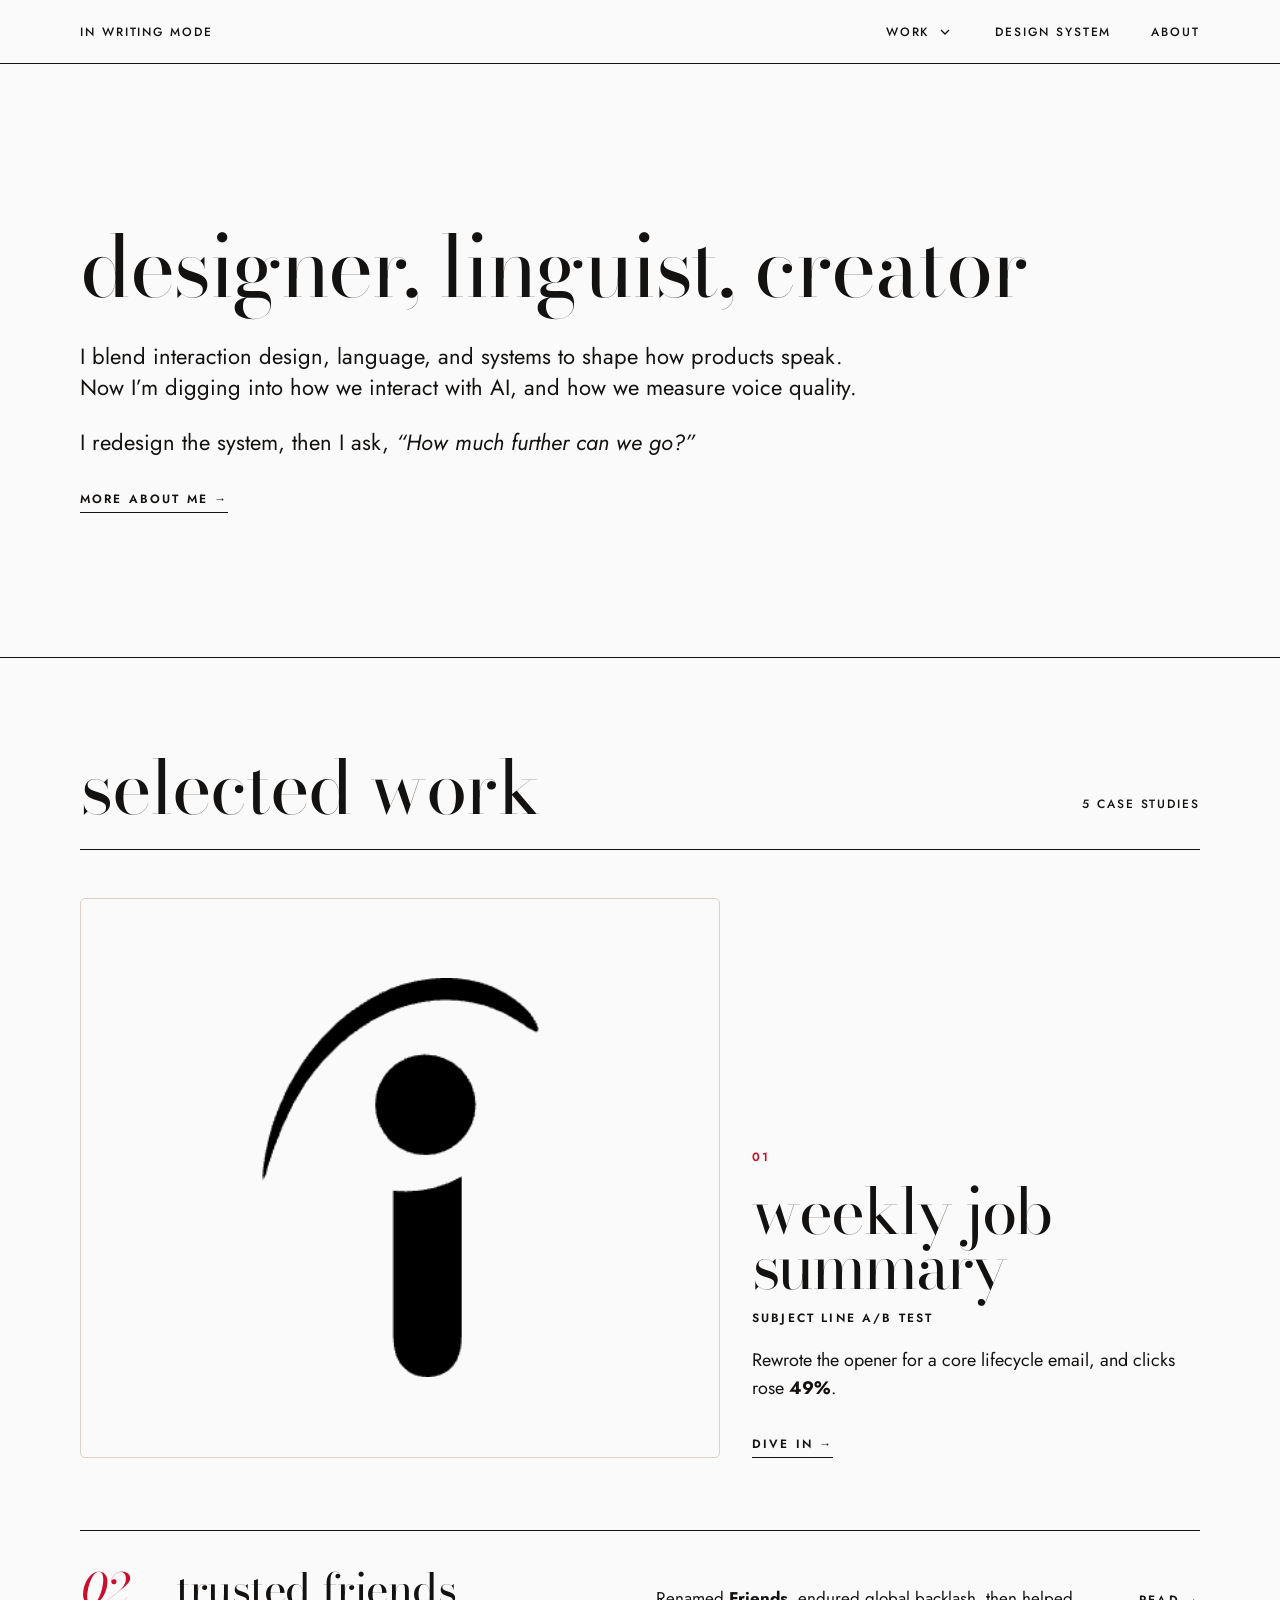
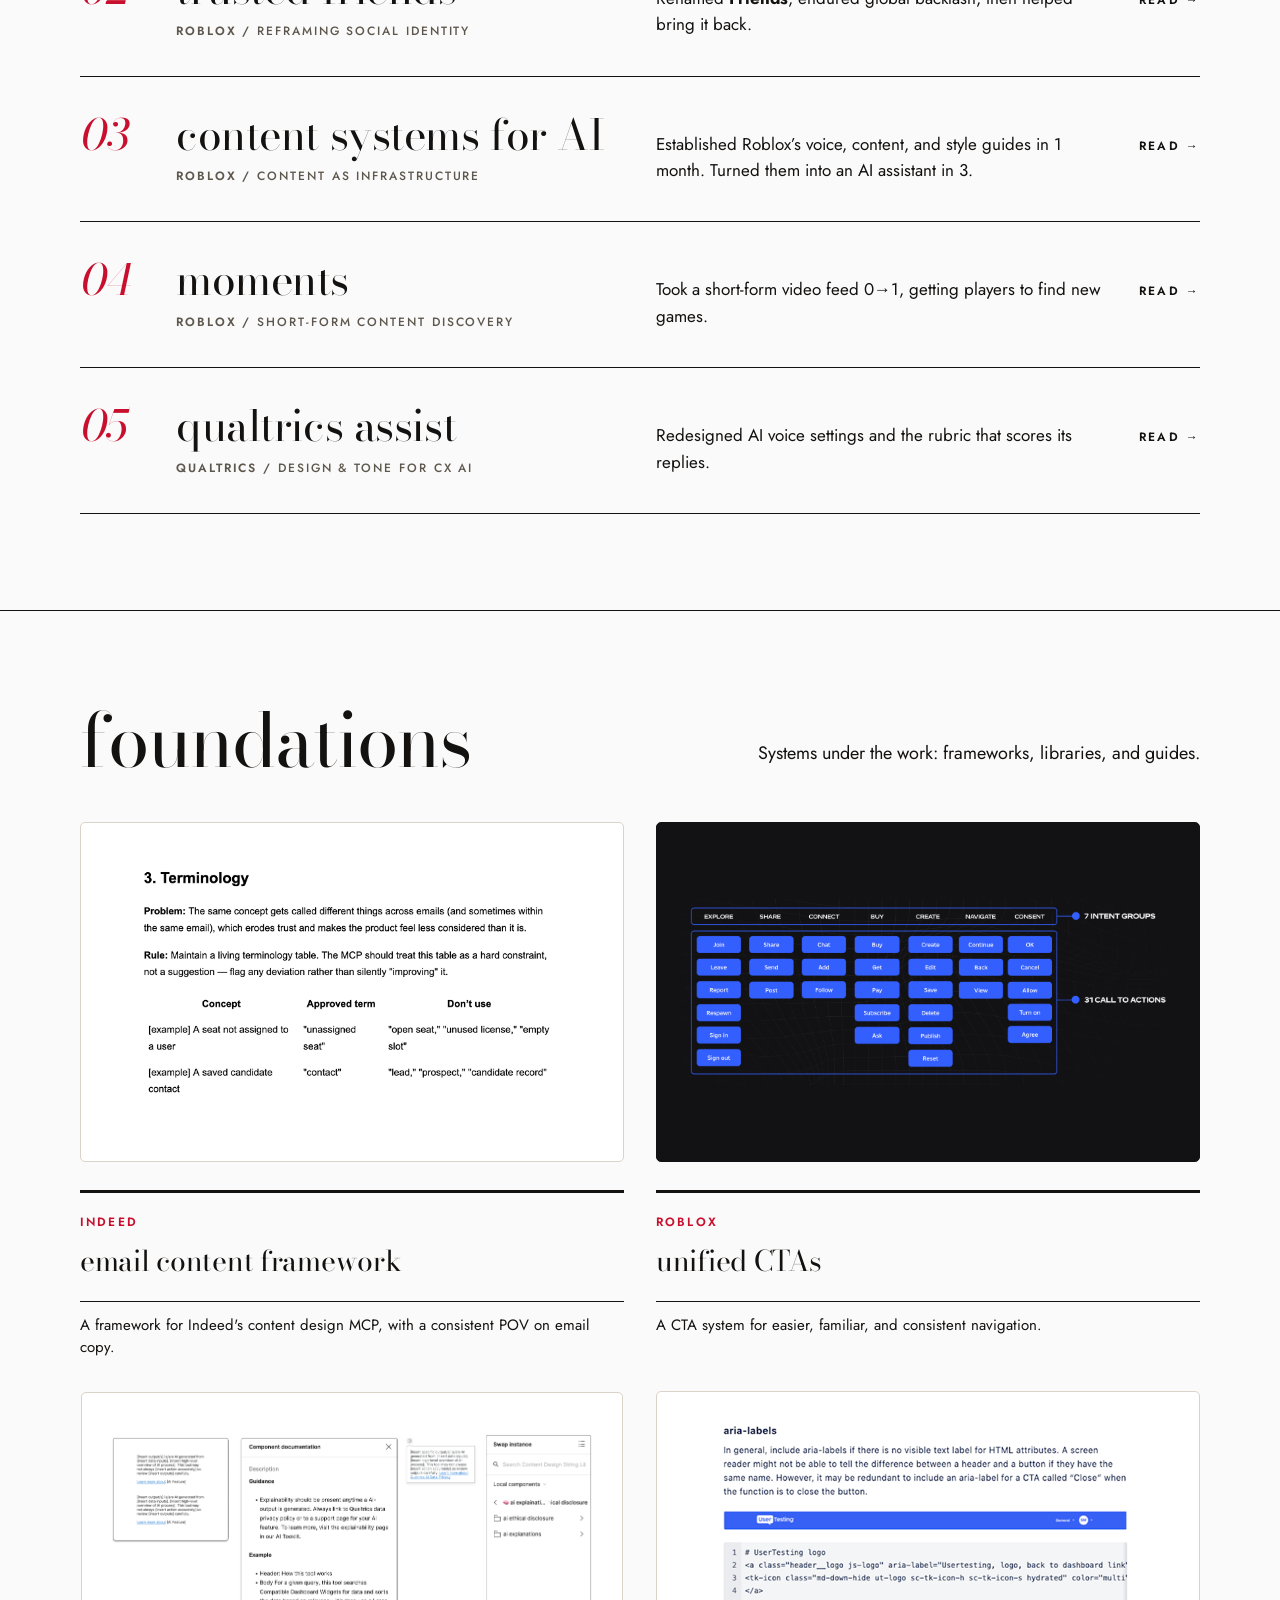
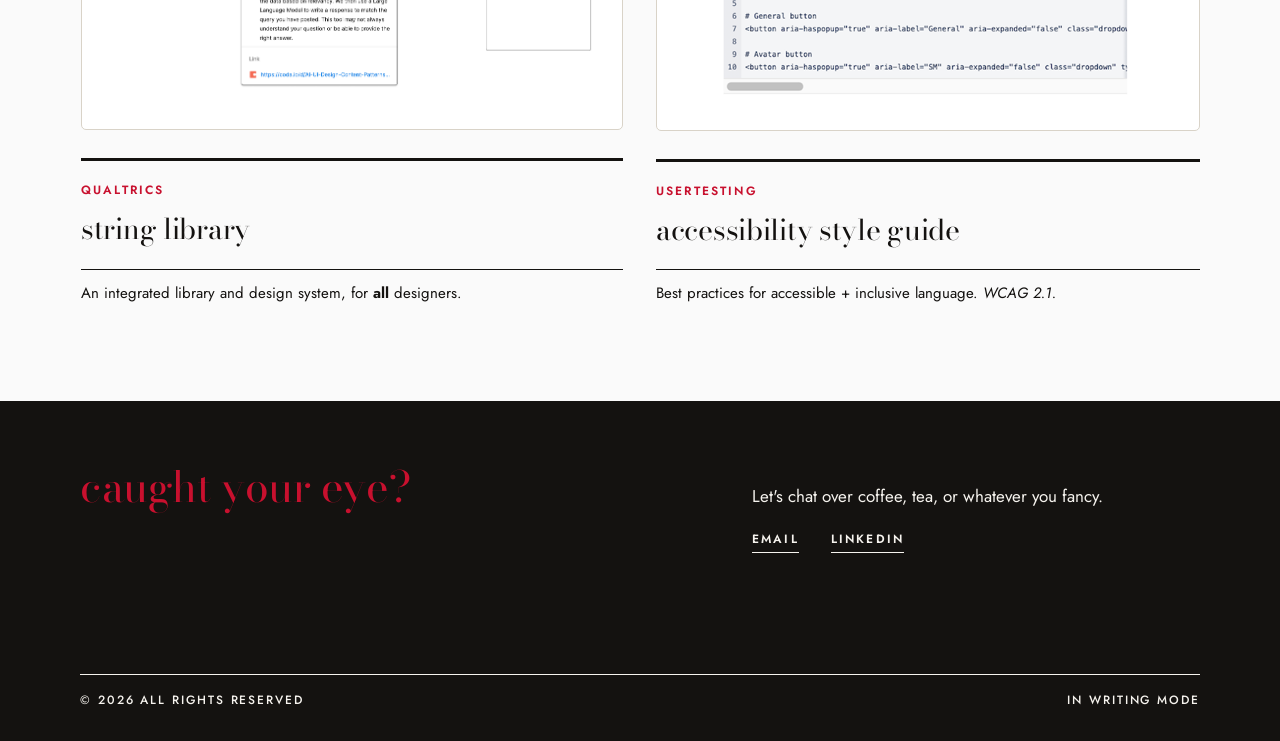
<file: index.html>
<!doctype html>
<html lang="en">
<head>
<meta charset="utf-8">
<meta name="viewport" content="width=device-width, initial-scale=1">
<title>in writing mode</title>
<meta name="description" content="Sarah Mode is a senior content designer who blends interaction design, language, and systems to shape how products speak.">
<link rel="canonical" href="https://inwritingmode.com/">
<meta property="og:type" content="website">
<meta property="og:site_name" content="in writing mode">
<meta property="og:title" content="in writing mode">
<meta property="og:description" content="Sarah Mode is a senior content designer who blends interaction design, language, and systems to shape how products speak.">
<meta property="og:url" content="https://inwritingmode.com/">
<meta property="og:image" content="https://inwritingmode.com/images/home-email-framework.png">
<meta property="og:locale" content="en_US">
<meta name="twitter:card" content="summary_large_image">
<meta name="twitter:title" content="in writing mode">
<meta name="twitter:description" content="Sarah Mode is a senior content designer who blends interaction design, language, and systems to shape how products speak.">
<meta name="twitter:image" content="https://inwritingmode.com/images/home-email-framework.png">
<script>
/* old single-page links (/#about, /#trusted-friends, /#moments-section-3 …) → their new pages */
(function(){
  var h = decodeURIComponent(location.hash.slice(1)); if (!h) return;
  if (h === 'home') { history.replaceState(null, '', '/'); return; }
  var m = h.match(/^(weekly-job-summary|trusted-friends|ai-content-systems|moments|qualtrics-assist|about|design-system)(-.+)?$/);
  if (!m) return;
  var cases = ['weekly-job-summary','trusted-friends','ai-content-systems','moments','qualtrics-assist'];
  var base = cases.indexOf(m[1]) !== -1 ? '/work/' + m[1] + '/' : '/' + m[1] + '/';
  location.replace(base + (m[2] ? '#' + h : ''));
})();
</script>
<link rel="icon" href="/favicon.ico" sizes="any">
<link rel="icon" type="image/png" sizes="32x32" href="/images/favicon-32.png">
<link rel="icon" type="image/png" sizes="512x512" href="/images/favicon-512.png">
<link rel="apple-touch-icon" href="/images/favicon-180.png">
<meta name="theme-color" content="#141210">
<link rel="preconnect" href="https://fonts.googleapis.com">
<link rel="preconnect" href="https://fonts.gstatic.com" crossorigin>
<link rel="stylesheet" href="https://fonts.googleapis.com/css2?family=Bodoni+Moda:ital,opsz,wght@0,6..96,400;0,6..96,500;0,6..96,700;1,6..96,400;1,6..96,700&family=Jost:ital,wght@0,300;0,400;0,500;0,600;1,400;1,600&family=IBM+Plex+Mono:wght@400;500&display=swap">
<link rel="stylesheet" href="/assets/site.css">
<script src="/assets/site.js" defer></script>
</head>
<body data-page="home">
<a class="skip-link" href="#content">Skip to content</a>

<nav class="site-nav" id="site-nav" aria-label="Primary">
  <a href="/" class="brand" aria-label="In Writing Mode, home"><span class="brand-full">In Writing Mode</span><span class="brand-short" aria-hidden="true">S<span style="color: #C8102E">.</span></span></a>
  <ul>
    <li class="nav-work" id="nav-work">
      <a href="/#work">Work</a>
      <button class="nav-caret" type="button" aria-expanded="false" aria-controls="nav-menu" aria-label="Case studies"><svg width="10" height="6" viewBox="0 0 10 6" fill="none" aria-hidden="true"><path d="M1 1l4 4 4-4" stroke="currentColor" stroke-width="1.3"/></svg></button>
      <ul class="nav-menu" id="nav-menu">
        <li><a href="/work/weekly-job-summary/"><span class="nm-n">01</span><span class="nm-t">Weekly job summary</span></a></li>
        <li><a href="/work/trusted-friends/"><span class="nm-n">02</span><span class="nm-t">Trusted friends</span></a></li>
        <li><a href="/work/ai-content-systems/"><span class="nm-n">03</span><span class="nm-t">Content systems for AI</span></a></li>
        <li><a href="/work/moments/"><span class="nm-n">04</span><span class="nm-t">Moments</span></a></li>
        <li><a href="/work/qualtrics-assist/"><span class="nm-n">05</span><span class="nm-t">Qualtrics Assist</span></a></li>
      </ul>
    </li>
    <li><a href="/design-system/">Design system</a></li>
    <li><a href="/about/">About</a></li>
  </ul>
</nav>

<div id="content" tabindex="-1">
<main class="page is-entering" id="page-home" style="background: #FAFAFA">




<section id="top" style="padding: calc(160px * var(--vy)) var(--gx) calc(144px * var(--vy)) var(--gx); display: flex; flex-direction: column; background-color: #fafafa">
<h1 style="margin: 0 0 0 0; font-family: 'Didot', 'Bodoni Moda', 'Bodoni 72', serif; font-weight: 400; font-size: clamp(46px, 6.667vw, 96px); line-height: 1; letter-spacing: -0.015em">designer, linguist, creator</h1>
<p style="margin: 40px 0 0 0; max-width: min(780px, 100%); font-weight: 400; width: 911px; font-size: 22px; line-height: 1.4; margin-top: 32px">I blend interaction design, language, and systems to shape how products speak. Now I’m digging into how we interact with AI, and how we measure voice quality.</p>
<p style="margin: 24px 0 0 0; max-width: 780px; font-weight: 400; font-size: 22px; line-height: 1.4">I redesign the system, then I ask, <span style="font-style: italic">“How much further can we go?”</span></p>
<a href="/about/" style="margin-top: 32px; align-self: flex-start; font-size: 12px; font-weight: 600; letter-spacing: 0.18em; text-transform: uppercase; border-bottom: 1px solid #141210; padding-bottom: 4px">More about me →</a>
</section>



<section id="work" style="padding: calc(96px * var(--vy)) var(--gx) calc(96px * var(--vy)) var(--gx); border-top: 1px solid #141210; display: flex; flex-direction: column; background-color: #FAFAFA">
<div style="display: flex; justify-content: space-between; align-items: flex-end; padding-bottom: 28px; border-bottom: 1px solid #141210">
<h2 style="margin: 0 0 0 0; font-family: 'Didot', 'Bodoni Moda', 'Bodoni 72', serif; font-weight: 400; font-size: clamp(40px, 5.833vw, 84px); line-height: 0.9; letter-spacing: -0.015em">selected work</h2>
<div style="font-size: 12px; font-weight: 500; letter-spacing: 0.16em; text-transform: uppercase; padding-bottom: 8px">5 CASE STUDIES</div>
</div>

<article style="margin-top: calc(48px * var(--vy)); display: grid; grid-template-columns: repeat(12, minmax(0, 1fr)); column-gap: 32px; align-items: end">
<a href="/work/weekly-job-summary/" class="hz" aria-label="Read the weekly job summary case study" style="grid-column: span 7; min-height: 560px; box-sizing: border-box; display: flex; align-items: center; justify-content: center; background-color: #FAFAFA; border: 1px solid #D9D3C8; border-radius: 5px"><img src="/images/indeed-logo.webp" alt="Indeed logo" style="display: block; width: 400px; max-width: 100%; height: 399px; object-fit: contain"></a>
<div style="grid-column: 8 / span 5; display: flex; flex-direction: column">
<div style="font-size: 12px; font-weight: 600; letter-spacing: 0.18em; text-transform: uppercase; color: #C8102E">01</div>
<h3 style="margin: 18px 0 0 0; font-family: 'Didot', 'Bodoni Moda', 'Bodoni 72', serif; font-weight: 400; font-size: clamp(35px, 5.000vw, 72px); line-height: 0.85; letter-spacing: -0.03em">weekly job summary</h3>
<div style="margin-top: 16px; font-weight: 600; text-transform: uppercase; font-size: 12px; letter-spacing: 0.18em">SUBJECT LINE A/B TEST</div>
<p style="margin: 20px 0 0 0; width: 516px; max-width: 100%; line-height: 1.55; font-size: 18px"><span style="font-size: 18px; font-family: 'Jost'">Rewrote the opener for a core lifecycle email, and clicks rose&nbsp;<b>49%</b>.</span></p>
<a href="/work/weekly-job-summary/" style="margin-top: 32px; align-self: flex-start; font-size: 12px; font-weight: 600; letter-spacing: 0.18em; text-transform: uppercase; border-bottom: 1px solid #141210; padding-bottom: 4px">DIVE IN →</a>
</div>
</article>

<div style="margin-top: calc(72px * var(--vy)); border-top: 1px solid #141210; display: flex; flex-direction: column">
<a href="/work/trusted-friends/" style="display: grid; grid-template-columns: repeat(12, minmax(0, 1fr)); column-gap: 32px; align-items: baseline; padding: 36px 0 36px 0; border-bottom: 1px solid #141210">
<div style="grid-column: span 1; font-family: 'Didot', 'Bodoni Moda', 'Bodoni 72', serif; font-style: italic; color: #C8102E; font-size: clamp(24px, 3.333vw, 48px); line-height: 1.05; letter-spacing: -0.01em">02</div>
<div style="grid-column: span 5; display: flex; flex-direction: column; gap: 10px">
<div style="font-family: 'Didot', 'Bodoni Moda', 'Bodoni 72', serif; font-size: clamp(24px, 3.333vw, 48px); line-height: 1.05; letter-spacing: -0.01em">trusted friends</div>
<div style="font-size: 12px; font-weight: 500; letter-spacing: 0.16em; text-transform: uppercase; color: #5E574D"><span style="font-weight: 600">ROBLOX /</span> REFRAMING SOCIAL IDENTITY</div>
</div>
<div style="grid-column: span 5; font-size: 17px; line-height: 1.55">Renamed <b>Friends</b>, endured global backlash, then helped bring it back.</div>
<div style="grid-column: span 1; justify-self: end; font-size: 12px; font-weight: 600; letter-spacing: 0.18em; text-transform: uppercase">Read →</div>
</a>
<a href="/work/ai-content-systems/" style="display: grid; grid-template-columns: repeat(12, minmax(0, 1fr)); column-gap: 32px; align-items: baseline; padding: 36px 0 36px 0; border-bottom: 1px solid #141210">
<div style="grid-column: span 1; font-family: 'Didot', 'Bodoni Moda', 'Bodoni 72', serif; font-style: italic; color: #C8102E; font-size: clamp(24px, 3.333vw, 48px); line-height: 1.05; letter-spacing: -0.01em">03</div>
<div style="grid-column: span 5; display: flex; flex-direction: column; gap: 10px">
<div style="font-family: 'Didot', 'Bodoni Moda', 'Bodoni 72', serif; font-size: clamp(24px, 3.333vw, 48px); line-height: 1.05; letter-spacing: -0.01em">content systems for AI</div>
<div style="font-size: 12px; font-weight: 500; letter-spacing: 0.16em; text-transform: uppercase; color: #5E574D"><span style="letter-spacing: 1.92px"><span style="font-weight: 600">roblox /</span> CONTENT AS INFRASTRUCTURE</span></div>
</div>
<div style="grid-column: span 5; font-size: 17px; line-height: 1.55">Established Roblox’s voice, content, and style guides in 1 month. Turned them into an AI assistant in 3.</div>
<div style="grid-column: span 1; justify-self: end; font-size: 12px; font-weight: 600; letter-spacing: 0.18em; text-transform: uppercase">Read →</div>
</a>
<a href="/work/moments/" style="display: grid; grid-template-columns: repeat(12, minmax(0, 1fr)); column-gap: 32px; align-items: baseline; padding: 36px 0 36px 0; border-bottom: 1px solid #141210">
<div style="grid-column: span 1; font-family: 'Didot', 'Bodoni Moda', 'Bodoni 72', serif; font-style: italic; color: #C8102E; font-size: clamp(24px, 3.333vw, 48px); line-height: 1.05; letter-spacing: -0.01em">04</div>
<div style="grid-column: span 5; display: flex; flex-direction: column; gap: 10px">
<div style="font-family: 'Didot', 'Bodoni Moda', 'Bodoni 72', serif; font-size: clamp(24px, 3.333vw, 48px); line-height: 1.05; letter-spacing: -0.01em">moments</div>
<div style="font-size: 12px; font-weight: 500; letter-spacing: 0.16em; text-transform: uppercase; color: #5E574D"><span style="letter-spacing: 1.92px"><span style="font-weight: 600">roblox /</span> SHORT-FORM CONTENT DISCOVERY</span></div>
</div>
<div style="grid-column: span 5; font-size: 17px; line-height: 1.55">Took a short-form video feed 0→1, getting players to find new games.</div>
<div style="grid-column: span 1; justify-self: end; font-size: 12px; font-weight: 600; letter-spacing: 0.18em; text-transform: uppercase">Read →</div>
</a>
<a href="/work/qualtrics-assist/" style="display: grid; grid-template-columns: repeat(12, minmax(0, 1fr)); column-gap: 32px; align-items: baseline; padding: 36px 0 36px 0; border-bottom: 1px solid #141210">
<div style="grid-column: span 1; font-family: 'Didot', 'Bodoni Moda', 'Bodoni 72', serif; font-style: italic; color: #C8102E; font-size: clamp(24px, 3.333vw, 48px); line-height: 1.05; letter-spacing: -0.01em">05</div>
<div style="grid-column: span 5; display: flex; flex-direction: column; gap: 10px">
<div style="font-family: 'Didot', 'Bodoni Moda', 'Bodoni 72', serif; font-size: clamp(24px, 3.333vw, 48px); line-height: 1.05; letter-spacing: -0.01em">qualtrics assist</div>
<div style="font-size: 12px; font-weight: 500; letter-spacing: 0.16em; text-transform: uppercase; color: #5E574D"><span style="letter-spacing: 1.92px"><span style="font-weight: 600">qualtrics /</span> design &amp; tone FOR CX AI</span></div>
</div>
<div style="grid-column: span 5; font-size: 17px; line-height: 1.55">Redesigned AI voice settings and the rubric that scores its replies.</div>
<div style="grid-column: span 1; justify-self: end; font-size: 12px; font-weight: 600; letter-spacing: 0.18em; text-transform: uppercase">Read →</div>
</a>
</div>
</section>

<section id="foundations" style="flex-grow: 0; padding: calc(96px * var(--vy)) var(--gx) calc(96px * var(--vy)) var(--gx); border-top: 1px solid #141210; display: flex; flex-direction: column; background-color: #fafafa">
<div style="display: grid; grid-template-columns: repeat(12, minmax(0, 1fr)); column-gap: 32px; align-items: end">
<h2 style="grid-column: span 7; margin: 0 0 0 0; font-family: 'Didot', 'Bodoni Moda', 'Bodoni 72', serif; font-weight: 400; font-size: clamp(40px, 5.833vw, 84px); line-height: 0.9; letter-spacing: -0.015em">foundations</h2>
<p style="grid-column: 8 / span 5; margin: 0 0 0 0; padding-bottom: 6px; font-size: 18px; text-align: right; line-height: 1.55">Systems under the work: frameworks, libraries, and guides.</p>
</div>
<div style="margin-top: calc(48px * var(--vy)); display: grid; grid-template-columns: repeat(2, minmax(0, 1fr)); gap: 32px">
<article id="email-framework" style="display: flex; flex-direction: column">
<div class="hz" style="aspect-ratio: 16 / 10; box-sizing: border-box; padding: 24px 24px 24px 24px; display: flex; align-items: center; justify-content: center; background-color: #ffffff; border: 1px solid #E6E1D8; border-color: #d9d3c8; border-radius: 5px"><img src="/images/home-email-framework.png" alt="Terminology section of Indeed’s email content framework: the problem, a rule that the content design MCP treats a living terminology table as a hard constraint, and a table of concepts, approved terms, and terms not to use, such as “unassigned seat” instead of “open seat”." style="display: block; max-width: min(100%, 100%); max-height: 100%; object-fit: contain; width: 750px; height: auto; aspect-ratio: 750 / 417" width="750" height="417"></div>
<div style="margin-top: 28px; border-top: 3px solid #141210; padding-top: 20px; display: flex; flex-direction: column; gap: 14px">
<div style="font-size: 12px; font-weight: 600; letter-spacing: 0.18em; text-transform: uppercase; color: #C8102E">INDEED</div>
<h3 style="margin: 0 0 0 0; font-family: 'Didot', 'Bodoni Moda', 'Bodoni 72', serif; font-weight: 400; font-size: clamp(24px, 2.222vw, 32px); line-height: 1.1; letter-spacing: -0.01em">email content framework</h3>
</div>
<div style="margin-top: 24px; display: flex; flex-direction: column; gap: 18px">
<div style="display: flex; flex-direction: column; gap: 6px; border-top: 1px solid #141210; padding-top: 12px">

<div style="font-size: 15px; line-height: 1.5">A framework for Indeed's content design MCP, with a consistent POV on email copy.</div>
</div>


</div>
</article><article id="unified-ctas" style="display: flex; flex-direction: column">
<div class="hz" style="aspect-ratio: 16 / 10; box-sizing: border-box; padding: 24px 24px 24px 24px; display: flex; align-items: center; justify-content: center; background-color: #121215; border: 1px solid #E6E1D8; border-color: #121215; border-radius: 5px"><img src="/images/home-unified-ctas.png" alt="Grid of Roblox CTAs sorted into 7 intent groups: Explore, Share, Connect, Buy, Create, Navigate, Consent. 31 calls to action in total." style="display: block; max-width: 100%; max-height: 100%; object-fit: contain"></div>
<div style="margin-top: 28px; border-top: 3px solid #141210; padding-top: 20px; display: flex; flex-direction: column; gap: 14px">
<div style="font-size: 12px; font-weight: 600; letter-spacing: 0.18em; text-transform: uppercase; color: #C8102E">Roblox</div>
<h3 style="margin: 0 0 0 0; font-family: 'Didot', 'Bodoni Moda', 'Bodoni 72', serif; font-weight: 400; font-size: clamp(24px, 2.222vw, 32px); line-height: 1.1; letter-spacing: -0.01em">unified CTAs</h3>
</div>
<div style="margin-top: 24px; display: flex; flex-direction: column; gap: 18px">
<div style="display: flex; flex-direction: column; gap: 6px; border-top: 1px solid #141210; padding-top: 12px">

<div style="font-size: 15px; line-height: 1.5">A CTA system for easier, familiar, and consistent navigation.</div>
</div>


</div>
</article>
<article id="string-library" style="display: flex; flex-direction: column; padding-top: 1px; padding-right: 1px; padding-bottom: 1px; padding-left: 1px">
<div class="hz" style="aspect-ratio: 16 / 10; box-sizing: border-box; padding: 24px 24px 24px 24px; display: flex; align-items: center; justify-content: center; background-color: #FFFFFF; border: 1px solid #E6E1D8; border-color: #D9D3C8; border-radius: 5px"><img src="/images/home-string-library.png" alt="Qualtrics content design string library in Figma: AI disclosure string templates, component documentation with guidance and an example, and the swap instance panel." style="display: block; max-width: 100%; max-height: 100%; object-fit: contain"></div>
<div style="margin-top: 28px; border-top: 3px solid #141210; padding-top: 20px; display: flex; flex-direction: column; gap: 14px">
<div style="font-size: 12px; font-weight: 600; letter-spacing: 0.18em; text-transform: uppercase; color: #C8102E">Qualtrics</div>
<h3 style="margin: 0 0 0 0; font-family: 'Didot', 'Bodoni Moda', 'Bodoni 72', serif; font-weight: 400; font-size: clamp(24px, 2.222vw, 32px); line-height: 1.1; letter-spacing: -0.01em">string library</h3>
</div>
<div style="margin-top: 24px; display: flex; flex-direction: column; gap: 18px">
<div style="display: flex; flex-direction: column; gap: 6px; border-top: 1px solid #141210; padding-top: 12px">

<div style="font-size: 15px; line-height: 1.5">An integrated library and design system, for <b>all</b> designers.</div>
</div>


</div>
</article>
<article id="accessibility" style="display: flex; flex-direction: column">
<div class="hz" style="aspect-ratio: 16 / 10; box-sizing: border-box; padding: 24px 24px 24px 24px; display: flex; align-items: center; justify-content: center; background-color: #FFFFFF; border: 1px solid #E6E1D8; border-color: #D9D3C8; border-radius: 5px"><img src="/images/home-accessibility-guide.png" alt="UserTesting accessibility style guide page on aria-labels, with a code example of labeled header buttons." style="display: block; max-width: 100%; max-height: 100%; object-fit: contain"></div>
<div style="margin-top: 28px; border-top: 3px solid #141210; padding-top: 20px; display: flex; flex-direction: column; gap: 14px">
<div style="font-size: 12px; font-weight: 600; letter-spacing: 0.18em; text-transform: uppercase; color: #C8102E">UserTesting</div>
<h3 style="margin: 0 0 0 0; font-family: 'Didot', 'Bodoni Moda', 'Bodoni 72', serif; font-weight: 400; font-size: clamp(24px, 2.222vw, 32px); line-height: 1.1; letter-spacing: -0.01em">accessibility style guide</h3>
</div>
<div style="margin-top: 24px; display: flex; flex-direction: column; gap: 18px">
<div style="display: flex; flex-direction: column; gap: 6px; border-top: 1px solid #141210; padding-top: 12px">

<div style="font-size: 15px; line-height: 1.5">Best practices for accessible + inclusive language. <i>WCAG 2.1.</i></div>
</div>


</div>
</article>
</div>
</section>

<footer id="home-contact" style="flex-shrink: 0; min-height: 340px; box-sizing: border-box; background: #141210; color: #F6F3EE; padding: calc(64px * var(--vy)) var(--gx) 32px var(--gx); display: flex; flex-direction: column">
<div style="display: grid; grid-template-columns: repeat(12, minmax(0, 1fr)); column-gap: 32px; align-items: baseline">
<h2 style="grid-column: span 7; margin: 0 0 0 0; font-family: 'Didot', 'Bodoni Moda', 'Bodoni 72', serif; font-weight: 400; color: #C8102E; font-size: clamp(24px, 3.333vw, 48px); line-height: 1.05; letter-spacing: -0.01em">caught your eye?</h2>
<div style="grid-column: 8 / span 5; display: flex; flex-direction: column; gap: 20px">
<p style="margin: 0 0 0 0; font-size: 17px; line-height: 1.6">Let's chat over coffee, tea, or whatever you fancy.</p>
<div style="display: flex; gap: 32px; font-size: 12px; font-weight: 600; letter-spacing: 0.18em; text-transform: uppercase"><a href="mailto:sarah@inwritingmode.com" style="color: #F6F3EE; border-bottom: 1px solid #F6F3EE; padding-bottom: 4px">Email</a><a href="https://www.linkedin.com/in/samode/" target="_blank" rel="noopener" style="color: #F6F3EE; border-bottom: 1px solid #F6F3EE; padding-bottom: 4px">LinkedIn</a></div>
</div>
</div>
<div style="margin-top: auto; padding-top: 16px; border-top: 1px solid #F6F3EE; display: flex; justify-content: space-between; font-size: 12px; font-weight: 500; letter-spacing: 0.16em; text-transform: uppercase">
<div><span style="letter-spacing: 1.92px">© 2026 </span><span style="letter-spacing: 1.92px">ALL RIGHTS RESERVED</span></div>
<div>IN WRITING MODE</div>
</div>
</footer>
</main>
</div>
</body>
</html>
</file>
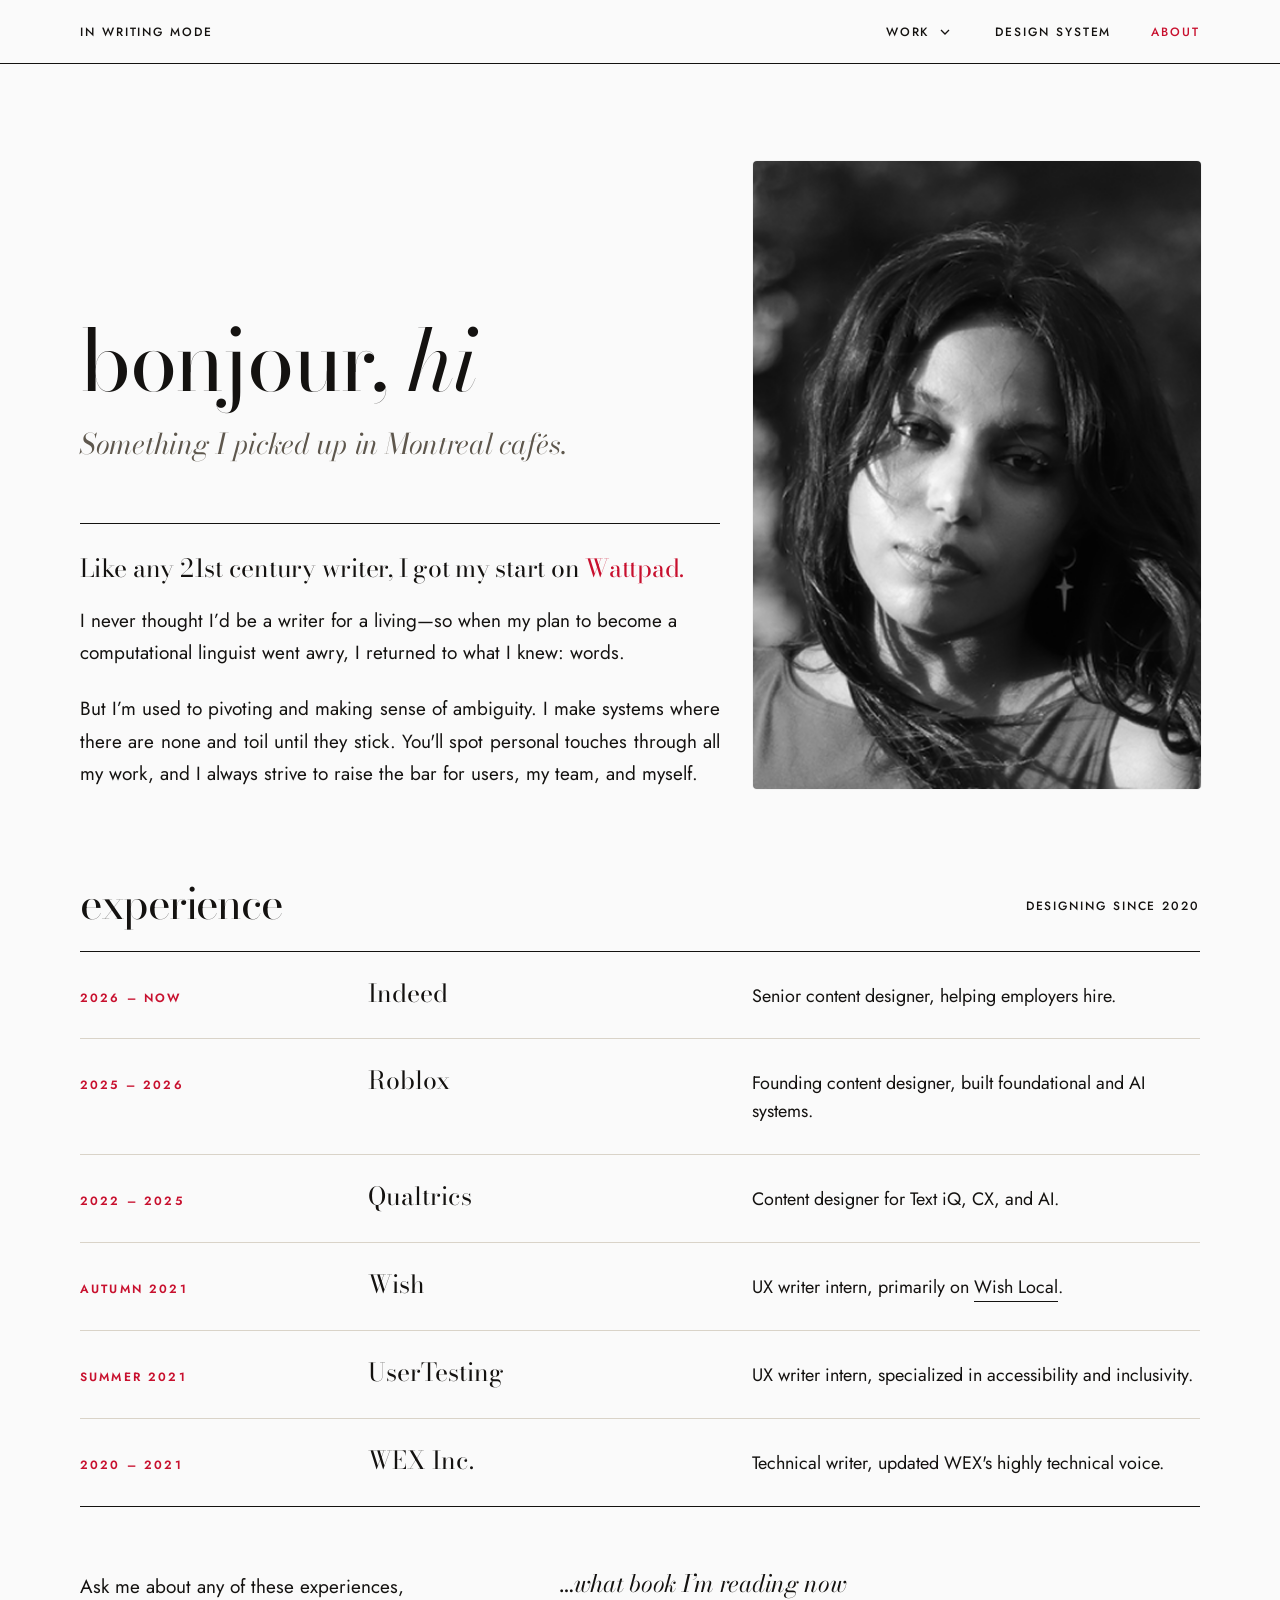
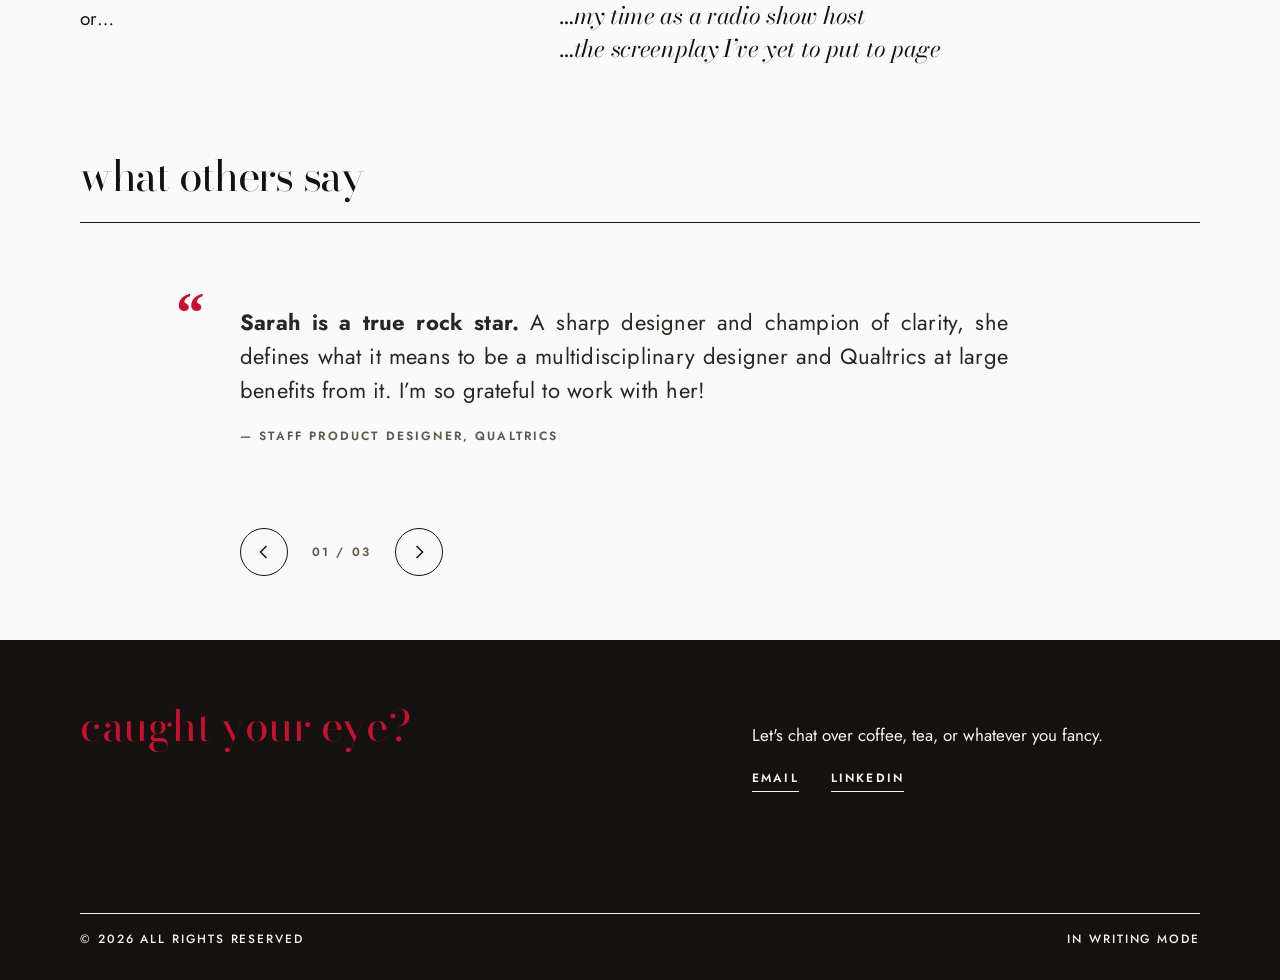
<file: about/index.html>
<!doctype html>
<html lang="en">
<head>
<meta charset="utf-8">
<meta name="viewport" content="width=device-width, initial-scale=1">
<title>about — in writing mode</title>
<meta name="description" content="Sarah Mode is a senior content designer and linguist who has shaped product language at Indeed, Roblox, Qualtrics, Wish, UserTesting, and WEX.">
<link rel="canonical" href="https://inwritingmode.com/about/">
<meta property="og:type" content="profile">
<meta property="og:site_name" content="in writing mode">
<meta property="og:title" content="about — in writing mode">
<meta property="og:description" content="Sarah Mode is a senior content designer and linguist who has shaped product language at Indeed, Roblox, Qualtrics, Wish, UserTesting, and WEX.">
<meta property="og:url" content="https://inwritingmode.com/about/">
<meta property="og:image" content="https://inwritingmode.com/images/about-portrait.png">
<meta property="og:locale" content="en_US">
<meta name="twitter:card" content="summary_large_image">
<meta name="twitter:title" content="about — in writing mode">
<meta name="twitter:description" content="Sarah Mode is a senior content designer and linguist who has shaped product language at Indeed, Roblox, Qualtrics, Wish, UserTesting, and WEX.">
<meta name="twitter:image" content="https://inwritingmode.com/images/about-portrait.png">
<link rel="icon" href="/favicon.ico" sizes="any">
<link rel="icon" type="image/png" sizes="32x32" href="/images/favicon-32.png">
<link rel="icon" type="image/png" sizes="512x512" href="/images/favicon-512.png">
<link rel="apple-touch-icon" href="/images/favicon-180.png">
<meta name="theme-color" content="#141210">
<link rel="preconnect" href="https://fonts.googleapis.com">
<link rel="preconnect" href="https://fonts.gstatic.com" crossorigin>
<link rel="stylesheet" href="https://fonts.googleapis.com/css2?family=Bodoni+Moda:ital,opsz,wght@0,6..96,400;0,6..96,500;0,6..96,700;1,6..96,400;1,6..96,700&family=Jost:ital,wght@0,300;0,400;0,500;0,600;1,400;1,600&family=IBM+Plex+Mono:wght@400;500&display=swap">
<link rel="stylesheet" href="/assets/site.css">
<script src="/assets/site.js" defer></script>
</head>
<body data-page="about">
<a class="skip-link" href="#content">Skip to content</a>

<nav class="site-nav" id="site-nav" aria-label="Primary">
  <a href="/" class="brand" aria-label="In Writing Mode, home"><span class="brand-full">In Writing Mode</span><span class="brand-short" aria-hidden="true">S<span style="color: #C8102E">.</span></span></a>
  <ul>
    <li class="nav-work" id="nav-work">
      <a href="/#work">Work</a>
      <button class="nav-caret" type="button" aria-expanded="false" aria-controls="nav-menu" aria-label="Case studies"><svg width="10" height="6" viewBox="0 0 10 6" fill="none" aria-hidden="true"><path d="M1 1l4 4 4-4" stroke="currentColor" stroke-width="1.3"/></svg></button>
      <ul class="nav-menu" id="nav-menu">
        <li><a href="/work/weekly-job-summary/"><span class="nm-n">01</span><span class="nm-t">Weekly job summary</span></a></li>
        <li><a href="/work/trusted-friends/"><span class="nm-n">02</span><span class="nm-t">Trusted friends</span></a></li>
        <li><a href="/work/ai-content-systems/"><span class="nm-n">03</span><span class="nm-t">Content systems for AI</span></a></li>
        <li><a href="/work/moments/"><span class="nm-n">04</span><span class="nm-t">Moments</span></a></li>
        <li><a href="/work/qualtrics-assist/"><span class="nm-n">05</span><span class="nm-t">Qualtrics Assist</span></a></li>
      </ul>
    </li>
    <li><a href="/design-system/">Design system</a></li>
    <li><a href="/about/" aria-current="page">About</a></li>
  </ul>
</nav>

<div id="content" tabindex="-1">
<main class="page is-entering" id="page-about" style="background: #FAFAFA">




<!-- ========== HERO + STORY ========== -->
<section style="flex-shrink: 0; padding: calc(120px * var(--vy)) var(--gx) 0 var(--gx); display: grid; grid-template-columns: repeat(12, minmax(0, 1fr)); column-gap: 32px; align-items: end; padding-top: calc(96px * var(--vy))">
<div style="grid-column: 1 / span 7; display: flex; flex-direction: column; align-self: end; width: 690px; max-width: 100%">
<h1 style="margin: 0 0 0 0; font-family: 'Didot', 'Bodoni Moda', 'Bodoni 72', serif; font-weight: 400; font-size: clamp(46px, 6.667vw, 96px); line-height: 1; letter-spacing: -0.015em">bonjour, <i>hi</i></h1>
<p style="margin: 24px 0 0 0; font-family: 'Didot', 'Bodoni Moda', 'Bodoni 72', serif; font-style: italic; color: #5E574D; font-size: clamp(24px, 2.222vw, 32px); line-height: 1.1; letter-spacing: -0.01em">Something I picked up in Montreal cafés.</p>
<div style="margin-top: calc(64px * var(--vy)); border-top: 1px solid #141210; padding-top: 32px; display: flex; flex-direction: column; gap: 24px; width: 690px; max-width: 100%; font-size: 19px; line-height: 1.7">
<p style="margin: 0 0 0 0; font-family: 'Didot', 'Bodoni Moda', 'Bodoni 72', serif; font-size: clamp(24px, 1.944vw, 28px); line-height: 1; letter-spacing: -0.01em">Like any 21st century writer, I got my start on <span style="color: rgb(200, 16, 46)">Wattpad.</span></p>
<p style="margin: 0 0 0 0; font-size: 19px; line-height: 1.7">I never thought I’d be a writer for a living—so when my plan to become a computational linguist went awry, I returned to what I knew: words.</p>
<p style="margin: 0 0 0 0; text-align: justify; font-size: 19px; line-height: 1.7">But I’m used to pivoting and making sense of ambiguity. I make systems where there are none and toil until they stick. You'll spot personal touches through all my work, and I always strive to raise the bar for users, my team, and myself.<br></p>
</div>
</div>
<img loading="lazy" src="/images/about-portrait.png" alt="Black-and-white portrait of Sarah" style="grid-column: 8 / span 5; align-self: end; display: block; width: 100%; height: auto; aspect-ratio: 405 / 568; object-fit: cover; border-radius: 5px; opacity: 1; border-style: solid; border-width: 1px; border-color: #F2F2F2">
</section>

<!-- ========== EXPERIENCE ========== -->
<section style="flex-shrink: 0; padding: calc(120px * var(--vy)) var(--gx) 0 var(--gx); display: flex; flex-direction: column; padding-top: calc(96px * var(--vy))">
<div style="display: flex; justify-content: space-between; align-items: flex-end; padding-bottom: 28px; border-bottom: 1px solid #141210">
<h2 style="margin: 0 0 0 0; font-family: 'Didot', 'Bodoni Moda', 'Bodoni 72', serif; font-weight: 400; font-size: clamp(24px, 3.333vw, 48px); line-height: 0.85; letter-spacing: -0.03em">experience</h2>
<div style="font-size: 12px; font-weight: 500; letter-spacing: 0.16em; text-transform: uppercase; padding-bottom: 8px">DESIGNING SINCE 2020</div>
</div>
<div style="display: grid; grid-template-columns: repeat(12, minmax(0, 1fr)); column-gap: 32px; align-items: baseline; padding: 28px 0 28px 0; border-bottom: 1px solid #D9D3C8">
<div style="grid-column: span 3; font-size: 12px; font-weight: 600; letter-spacing: 0.18em; text-transform: uppercase; color: #C8102E">2026 – NOW</div>
<div style="grid-column: span 4; font-family: 'Didot', 'Bodoni Moda', 'Bodoni 72', serif; font-size: clamp(24px, 1.944vw, 28px); line-height: 1.1">Indeed</div>
<div style="grid-column: span 5; font-size: 18px; line-height: 1.55">Senior content designer, helping employers hire.</div>
</div>
<div style="display: grid; grid-template-columns: repeat(12, minmax(0, 1fr)); column-gap: 32px; align-items: baseline; padding: 28px 0 28px 0; border-bottom: 1px solid #D9D3C8">
<div style="grid-column: span 3; font-size: 12px; font-weight: 600; letter-spacing: 0.18em; text-transform: uppercase; color: #C8102E">2025 – 2026</div>
<div style="grid-column: span 4; font-family: 'Didot', 'Bodoni Moda', 'Bodoni 72', serif; font-size: clamp(24px, 1.944vw, 28px); line-height: 1.1">Roblox</div>
<div style="grid-column: span 5; font-size: 18px; line-height: 1.55">Founding content designer, built foundational and AI systems.</div>
</div>
<div style="display: grid; grid-template-columns: repeat(12, minmax(0, 1fr)); column-gap: 32px; align-items: baseline; padding: 28px 0 28px 0; border-bottom: 1px solid #D9D3C8">
<div style="grid-column: span 3; font-size: 12px; font-weight: 600; letter-spacing: 0.18em; text-transform: uppercase; color: #C8102E">2022 – 2025</div>
<div style="grid-column: span 4; font-family: 'Didot', 'Bodoni Moda', 'Bodoni 72', serif; font-size: clamp(24px, 1.944vw, 28px); line-height: 1.1">Qualtrics</div>
<div style="grid-column: span 5; font-size: 18px; line-height: 1.55">Content designer for Text iQ, CX, and AI.</div>
</div>
<div style="display: grid; grid-template-columns: repeat(12, minmax(0, 1fr)); column-gap: 32px; align-items: baseline; padding: 28px 0 28px 0; border-bottom: 1px solid #D9D3C8">
<div style="grid-column: span 3; font-size: 12px; font-weight: 600; letter-spacing: 0.18em; text-transform: uppercase; color: #C8102E">Autumn 2021</div>
<div style="grid-column: span 4; font-family: 'Didot', 'Bodoni Moda', 'Bodoni 72', serif; font-size: clamp(24px, 1.944vw, 28px); line-height: 1.1">Wish</div>
<div style="grid-column: span 5; font-size: 18px; line-height: 1.55">UX writer intern, primarily on <a href="https://www.wishlocal.com/" target="_blank" rel="noopener" style="border-bottom: 1px solid #141210; padding-bottom: 1px">Wish Local</a>.</div>
</div>
<div style="display: grid; grid-template-columns: repeat(12, minmax(0, 1fr)); column-gap: 32px; align-items: baseline; padding: 28px 0 28px 0; border-bottom: 1px solid #D9D3C8">
<div style="grid-column: span 3; font-size: 12px; font-weight: 600; letter-spacing: 0.18em; text-transform: uppercase; color: #C8102E">Summer 2021</div>
<div style="grid-column: span 4; font-family: 'Didot', 'Bodoni Moda', 'Bodoni 72', serif; font-size: clamp(24px, 1.944vw, 28px); line-height: 1.1">UserTesting</div>
<div style="grid-column: span 5; font-size: 18px; line-height: 1.55">UX writer intern, specialized in accessibility and inclusivity.</div>
</div>
<div style="display: grid; grid-template-columns: repeat(12, minmax(0, 1fr)); column-gap: 32px; align-items: baseline; padding: 28px 0 28px 0; border-bottom: 1px solid #141210">
<div style="grid-column: span 3; font-size: 12px; font-weight: 600; letter-spacing: 0.18em; text-transform: uppercase; color: #C8102E">2020 – 2021</div>
<div style="grid-column: span 4; font-family: 'Didot', 'Bodoni Moda', 'Bodoni 72', serif; font-size: clamp(24px, 1.944vw, 28px); line-height: 1.1">WEX Inc.</div>
<div style="grid-column: span 5; font-size: 18px; line-height: 1.55">Technical writer, updated WEX's highly technical voice.</div>
</div>

<div style="margin-top: calc(64px * var(--vy)); display: grid; grid-template-columns: repeat(12, minmax(0, 1fr)); column-gap: 32px; align-items: start">
<p style="grid-column: 1 / span 4; margin: 0 0 0 0; font-size: 19px; line-height: 1.7">Ask me about any of these experiences, or…</p>
<div style="grid-column: 6 / span 7; display: flex; flex-direction: column; gap: 6px; font-family: 'Didot', 'Bodoni Moda', 'Bodoni 72', serif; font-style: italic; font-size: clamp(24px, 2.222vw, 32px); line-height: 1.1; letter-spacing: -0.01em">
<div style="font-size: 24px; line-height: 1.1">…what book I’m reading now</div>
<div style="font-size: 24px; line-height: 1.1">…my time as a radio show host</div>
<div style="font-size: 24px; line-height: 1.1">…the screenplay I’ve yet to put to page</div>
</div>
</div>
</section>

<!-- ========== WHAT OTHERS HAVE TO SAY ========== -->
<section style="flex-shrink: 0; padding: calc(140px * var(--vy)) var(--gx) calc(140px * var(--vy)) var(--gx); display: grid; grid-template-columns: repeat(12, minmax(0, 1fr)); column-gap: 32px; align-items: start; padding-top: calc(96px * var(--vy)); padding-bottom: calc(64px * var(--vy))">
<h2 style="grid-column: 1 / -1; margin: 0 0 calc(72px * var(--vy)) 0; padding-bottom: 28px; border-bottom: 1px solid #141210; font-family: 'Didot', 'Bodoni Moda', 'Bodoni 72', serif; font-weight: 400; margin-bottom: calc(64px * var(--vy)); font-size: clamp(24px, 3.333vw, 48px); line-height: 0.85; letter-spacing: -0.03em">what others say</h2>
<div class="qc" role="region" aria-roledescription="carousel" aria-label="What others have to say" style="grid-column: 2 / span 9; position: relative; font-family: 'Jost', 'Futura', 'Helvetica Neue', sans-serif">
<input type="radio" name="qc" id="qc1" class="qc-r" checked="" aria-label="Quote 1">
<input type="radio" name="qc" id="qc2" class="qc-r" aria-label="Quote 2">
<input type="radio" name="qc" id="qc3" class="qc-r" aria-label="Quote 3">
<div class="qc-track" style="display: grid">
<figure class="qc-s qc-s1" aria-roledescription="slide" aria-label="Quote 1 of 3" style="grid-area: 1 / 1; margin: 0 0 0 0; display: grid; grid-template-columns: 56px minmax(0, 1fr); column-gap: 8px; align-self: start">
<div aria-hidden="true" style="font-family: Didot; font-weight: 600; font-size: clamp(31px, 4.444vw, 64px); line-height: 0.9; color: #c8102e">“</div>
<div style="display: flex; flex-direction: column; gap: 20px; padding-top: 18px">
<blockquote style="margin: 0 0 0 0; font-family: 'Jost', 'Futura', sans-serif; font-weight: 400; font-size: 22px; line-height: 1.55; letter-spacing: 0.01em; text-align: justify; color: #141210"><span style="color: rgb(42, 38, 34); letter-spacing: 0.22px; white-space: pre-wrap"><b>Sarah is a true rock star.</b> A sharp designer and champion of clarity, s</span><span style="color: rgb(42, 38, 34); letter-spacing: 0.22px; white-space: pre-wrap">he defines what it means to be a multidisciplinary designer and Qualtrics at large benefits from it. I’m so grateful to work with her!</span></blockquote>
<figcaption style="font-size: 12px; font-weight: 600; letter-spacing: 0.18em; text-transform: uppercase; color: #5E574D">— STAFF PRODUCT DESIGNER, QUALTRICS</figcaption>
</div>
</figure>
<figure class="qc-s qc-s2" aria-roledescription="slide" aria-label="Quote 2 of 3" style="grid-area: 1 / 1; margin: 0 0 0 0; display: grid; grid-template-columns: 56px minmax(0, 1fr); column-gap: 8px; align-self: start">
<div aria-hidden="true" style="font-family: Didot; font-weight: 600; font-size: clamp(31px, 4.444vw, 64px); line-height: 0.9; color: #c8102e">“</div>
<div style="display: flex; flex-direction: column; gap: 20px; padding-top: 18px">
<blockquote style="margin: 0 0 0 0; font-family: 'Jost', 'Futura', sans-serif; font-weight: 400; font-size: 22px; line-height: 1.55; letter-spacing: 0.01em; text-align: justify; color: #141210"><span style="letter-spacing: 0.22px">Sarah exemplifies </span><b style="letter-spacing: 0.22px">the ideal content designer</b><span style="letter-spacing: 0.22px">, blending creativity, technical skill, and commitment to collaboration. Her contributions not only shape the content itself but enhance the overall design process, making her an invaluable asset to any team.</span></blockquote>
<figcaption style="font-size: 12px; font-weight: 600; letter-spacing: 0.18em; text-transform: uppercase; color: #5E574D">— SENIOR PRODUCT MANAGER, QUALTRICS</figcaption>
</div>
</figure>
<figure class="qc-s qc-s3" aria-roledescription="slide" aria-label="Quote 3 of 3" style="grid-area: 1 / 1; margin: 0 0 0 0; display: grid; grid-template-columns: 56px minmax(0, 1fr); column-gap: 8px; align-self: start">
<div aria-hidden="true" style="font-family: Didot; font-weight: 600; font-size: clamp(31px, 4.444vw, 64px); line-height: 0.9; color: #c8102e">“</div>
<div style="display: flex; flex-direction: column; gap: 20px; padding-top: 18px">
<blockquote style="margin: 0 0 0 0; font-family: 'Jost', 'Futura', sans-serif; font-weight: 400; font-size: 22px; line-height: 1.55; letter-spacing: 0.01em; text-align: justify; color: #2A2622"><span></span><span style="color: rgb(20, 18, 16); letter-spacing: 0.22px">She </span><b style="color: rgb(20, 18, 16); letter-spacing: 0.22px">masterfully</b><span style="color: rgb(20, 18, 16); letter-spacing: 0.22px"> conveyed a challenging concept in prototype with limited space for content that left customers with no further burning questions on machine learning like we’ve had in the past.</span><span style="white-space: pre-wrap"></span></blockquote>
<figcaption style="font-size: 12px; font-weight: 600; letter-spacing: 0.18em; text-transform: uppercase; color: #5E574D">— STAFF UX RESEARCHER, QUALTRICS</figcaption>
</div>
</figure>
</div>
<div class="qc-nav qc-n1" style="align-items: center; gap: 24px; margin-top: calc(48px * var(--vy)); padding-left: 64px">
<label for="qc3" class="qc-btn" role="button" aria-label="Previous quote"><svg width="20" height="20" viewBox="0 0 20 20" fill="none" aria-hidden="true"><path d="M12.5 4 6.5 10l6 6" stroke="currentColor" stroke-width="1.5"></path></svg></label>
<span style="font-size: 12px; font-weight: 600; letter-spacing: 0.18em; color: #5E574D">01 / 03</span>
<label for="qc2" class="qc-btn" role="button" aria-label="Next quote"><svg width="20" height="20" viewBox="0 0 20 20" fill="none" aria-hidden="true"><path d="M7.5 4l6 6-6 6" stroke="currentColor" stroke-width="1.5"></path></svg></label>
</div>
<div class="qc-nav qc-n2" style="align-items: center; gap: 24px; margin-top: calc(48px * var(--vy)); padding-left: 64px">
<label for="qc1" class="qc-btn" role="button" aria-label="Previous quote"><svg width="20" height="20" viewBox="0 0 20 20" fill="none" aria-hidden="true"><path d="M12.5 4 6.5 10l6 6" stroke="currentColor" stroke-width="1.5"></path></svg></label>
<span style="font-size: 12px; font-weight: 600; letter-spacing: 0.18em; color: #5E574D">02 / 03</span>
<label for="qc3" class="qc-btn" role="button" aria-label="Next quote"><svg width="20" height="20" viewBox="0 0 20 20" fill="none" aria-hidden="true"><path d="M7.5 4l6 6-6 6" stroke="currentColor" stroke-width="1.5"></path></svg></label>
</div>
<div class="qc-nav qc-n3" style="align-items: center; gap: 24px; margin-top: calc(48px * var(--vy)); padding-left: 64px">
<label for="qc2" class="qc-btn" role="button" aria-label="Previous quote"><svg width="20" height="20" viewBox="0 0 20 20" fill="none" aria-hidden="true"><path d="M12.5 4 6.5 10l6 6" stroke="currentColor" stroke-width="1.5"></path></svg></label>
<span style="font-size: 12px; font-weight: 600; letter-spacing: 0.18em; color: #5E574D">03 / 03</span>
<label for="qc1" class="qc-btn" role="button" aria-label="Next quote"><svg width="20" height="20" viewBox="0 0 20 20" fill="none" aria-hidden="true"><path d="M7.5 4l6 6-6 6" stroke="currentColor" stroke-width="1.5"></path></svg></label>
</div>
</div>
</section>

<footer id="about-contact" style="flex-shrink: 0; min-height: 340px; box-sizing: border-box; background: #141210; color: #F6F3EE; padding: calc(64px * var(--vy)) var(--gx) 32px var(--gx); display: flex; flex-direction: column">
<div style="display: grid; grid-template-columns: repeat(12, minmax(0, 1fr)); column-gap: 32px; align-items: baseline">
<h2 style="grid-column: span 7; margin: 0 0 0 0; font-family: 'Didot', 'Bodoni Moda', 'Bodoni 72', serif; font-weight: 400; color: #C8102E; font-size: clamp(24px, 3.333vw, 48px); line-height: 1.05; letter-spacing: -0.01em">caught your eye?</h2>
<div style="grid-column: 8 / span 5; display: flex; flex-direction: column; gap: 20px">
<p style="margin: 0 0 0 0; font-size: 17px; line-height: 1.6">Let's chat over coffee, tea, or whatever you fancy.</p>
<div style="display: flex; gap: 32px; font-size: 12px; font-weight: 600; letter-spacing: 0.18em; text-transform: uppercase"><a href="mailto:sarah@inwritingmode.com" style="color: #F6F3EE; border-bottom: 1px solid #F6F3EE; padding-bottom: 4px">Email</a><a href="https://www.linkedin.com/in/samode/" target="_blank" rel="noopener" style="color: #F6F3EE; border-bottom: 1px solid #F6F3EE; padding-bottom: 4px">LinkedIn</a></div>
</div>
</div>
<div style="margin-top: auto; padding-top: 16px; border-top: 1px solid #F6F3EE; display: flex; justify-content: space-between; font-size: 12px; font-weight: 500; letter-spacing: 0.16em; text-transform: uppercase">
<div><span style="letter-spacing: 1.92px">© 2026 ALL RIGHTS RESERVED</span></div>
<div>IN WRITING MODE</div>
</div>
</footer>
</main>
</div>
</body>
</html>
</file>
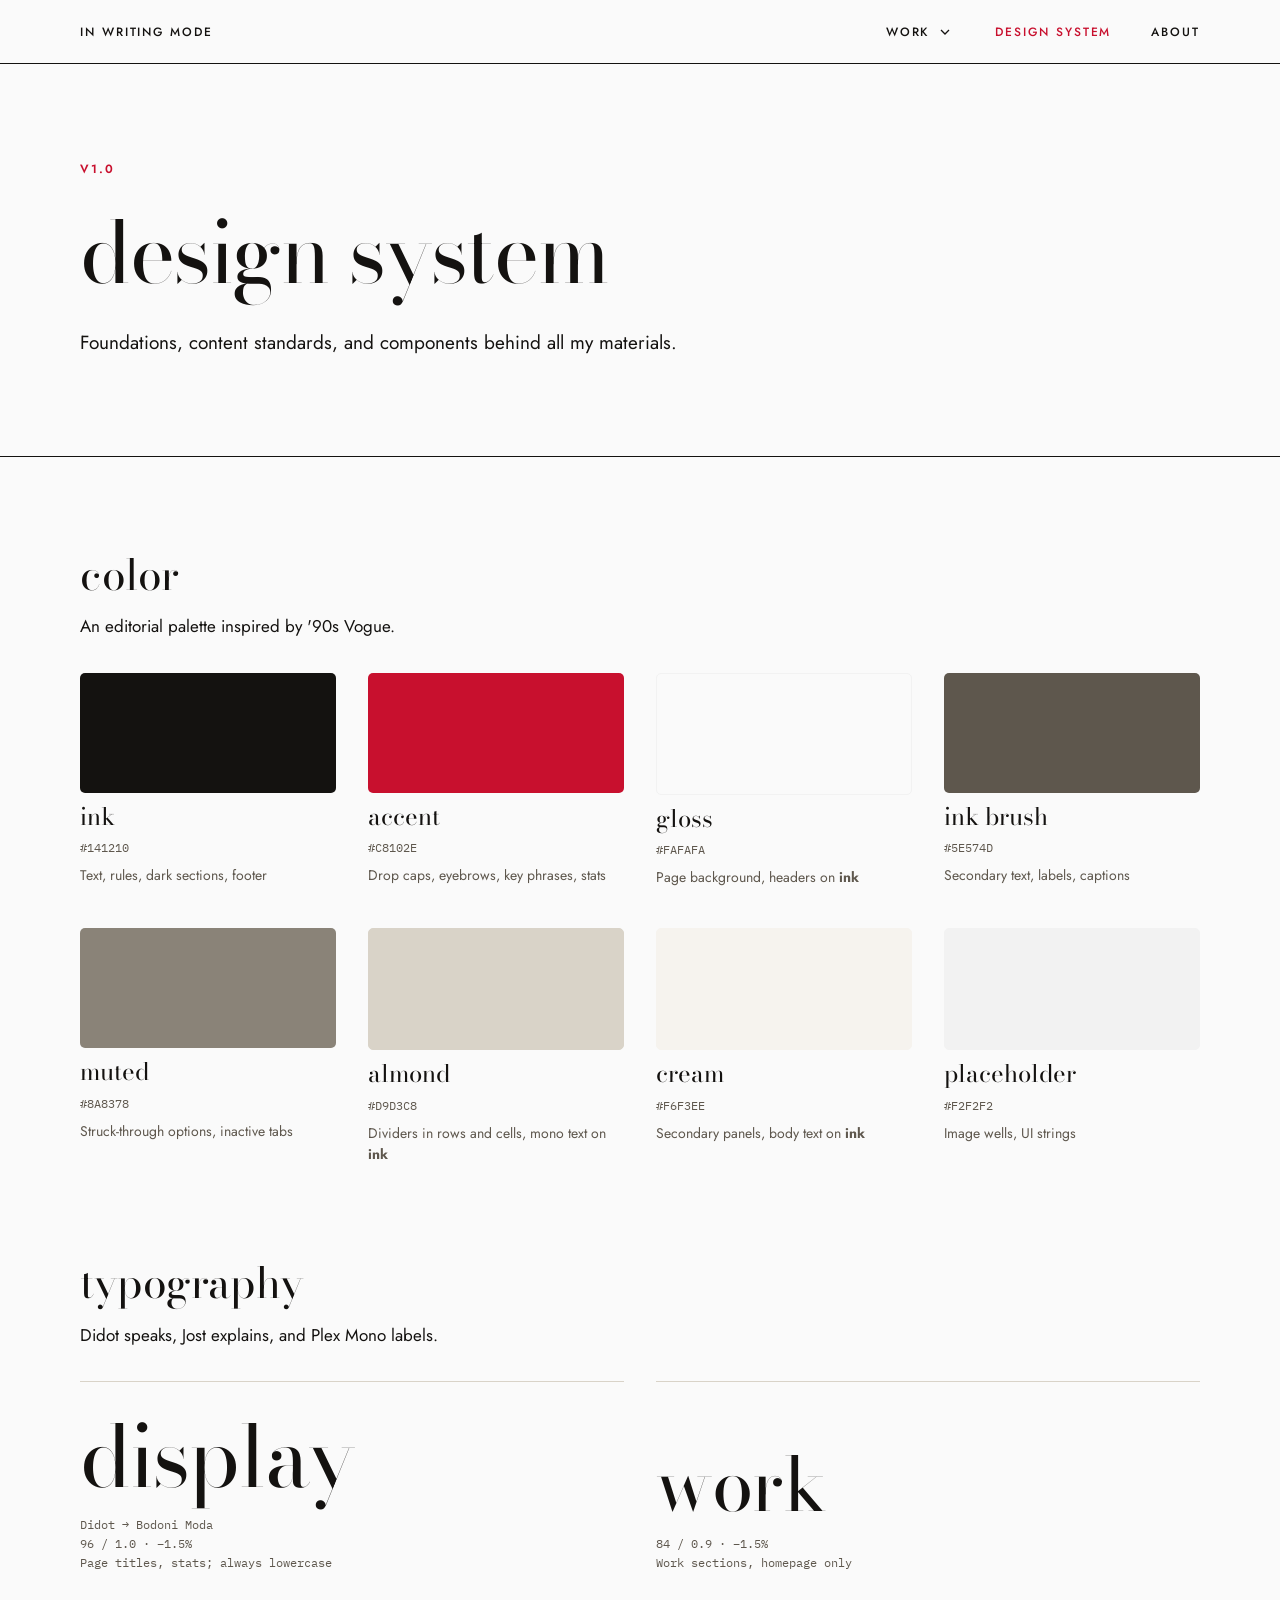
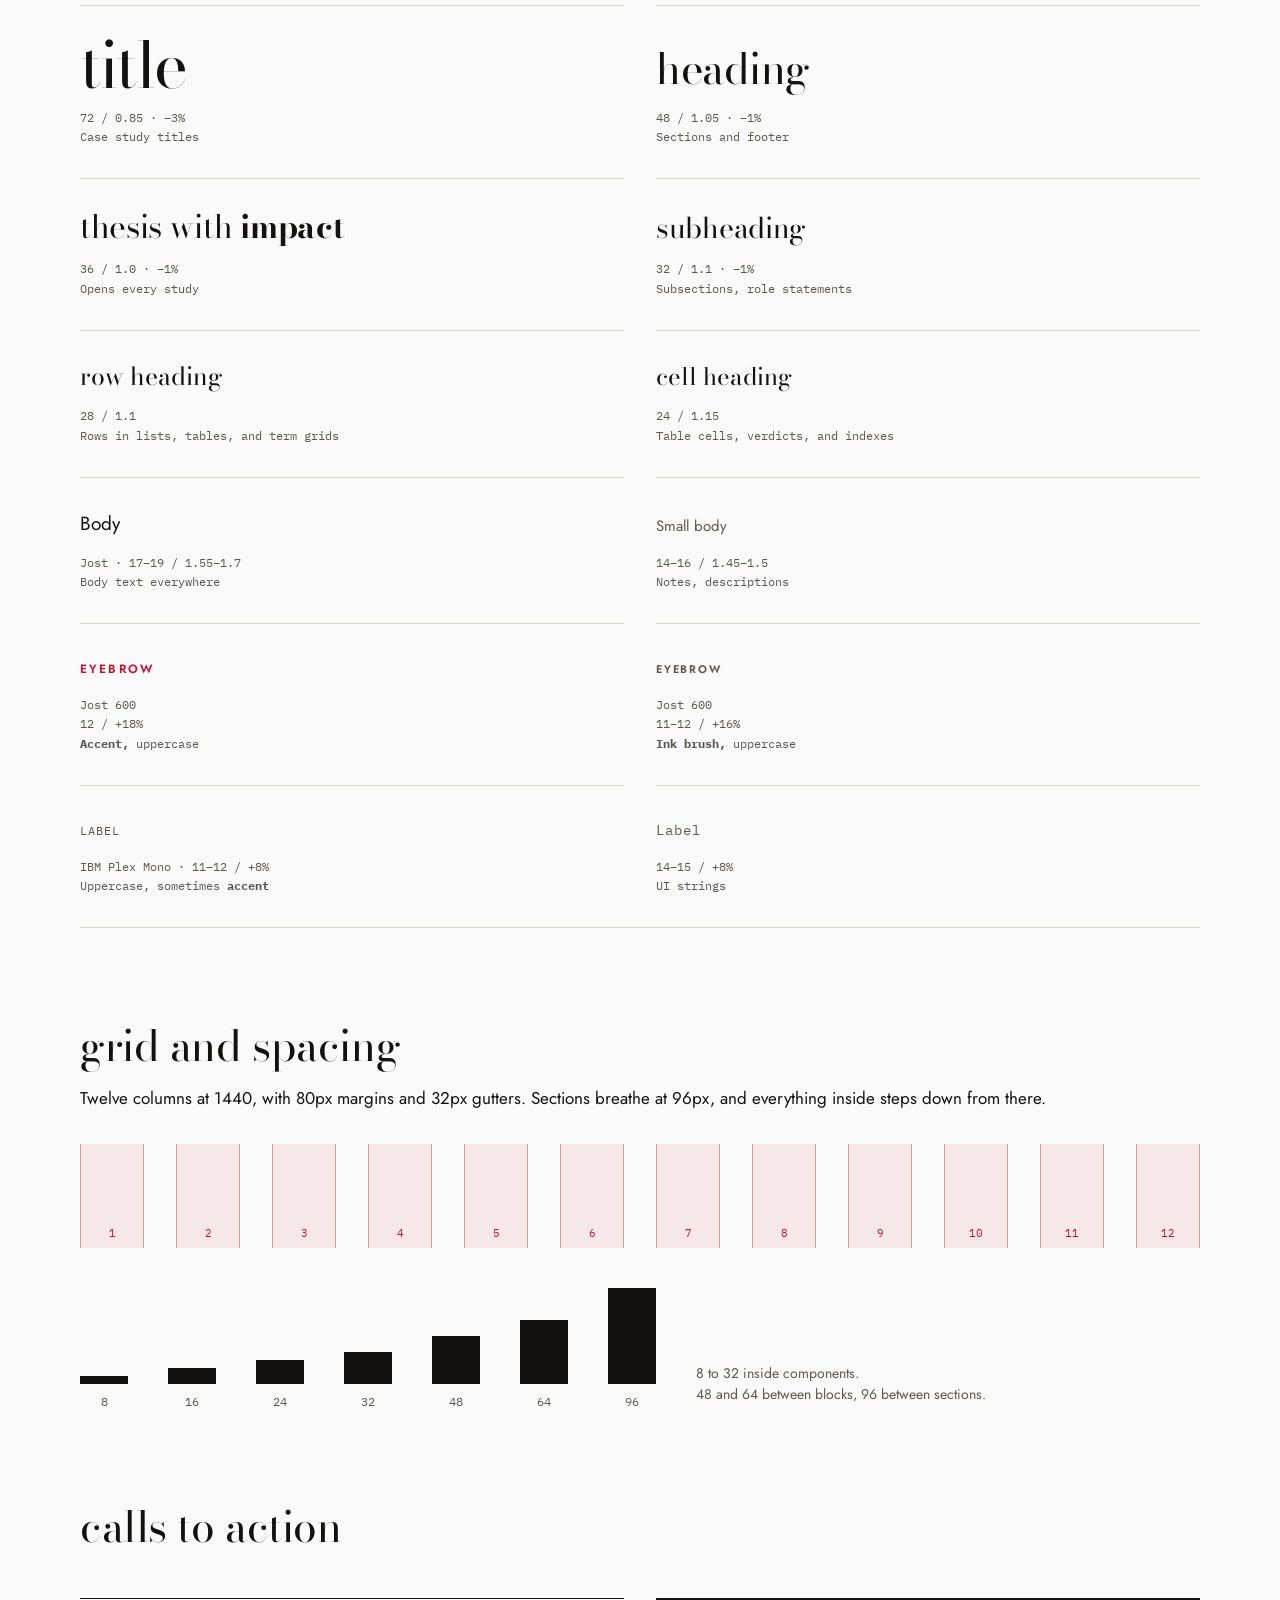
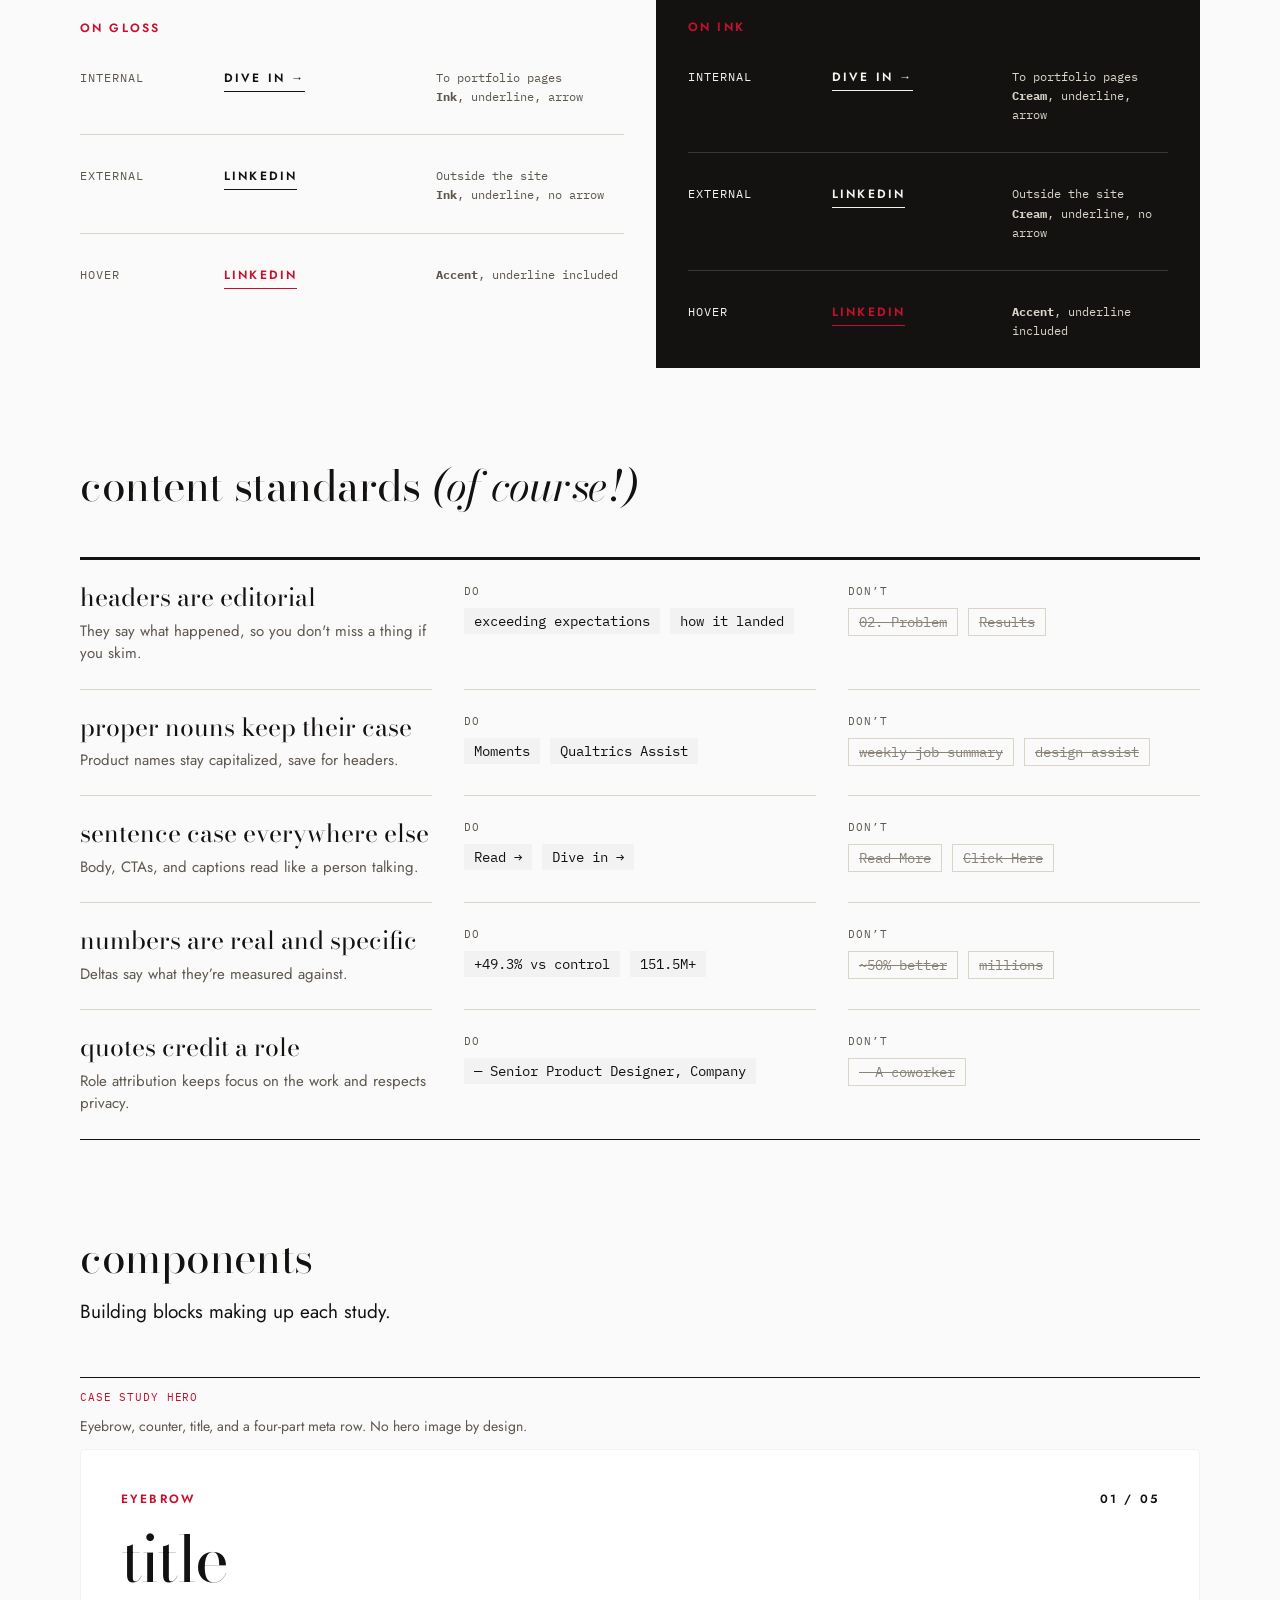
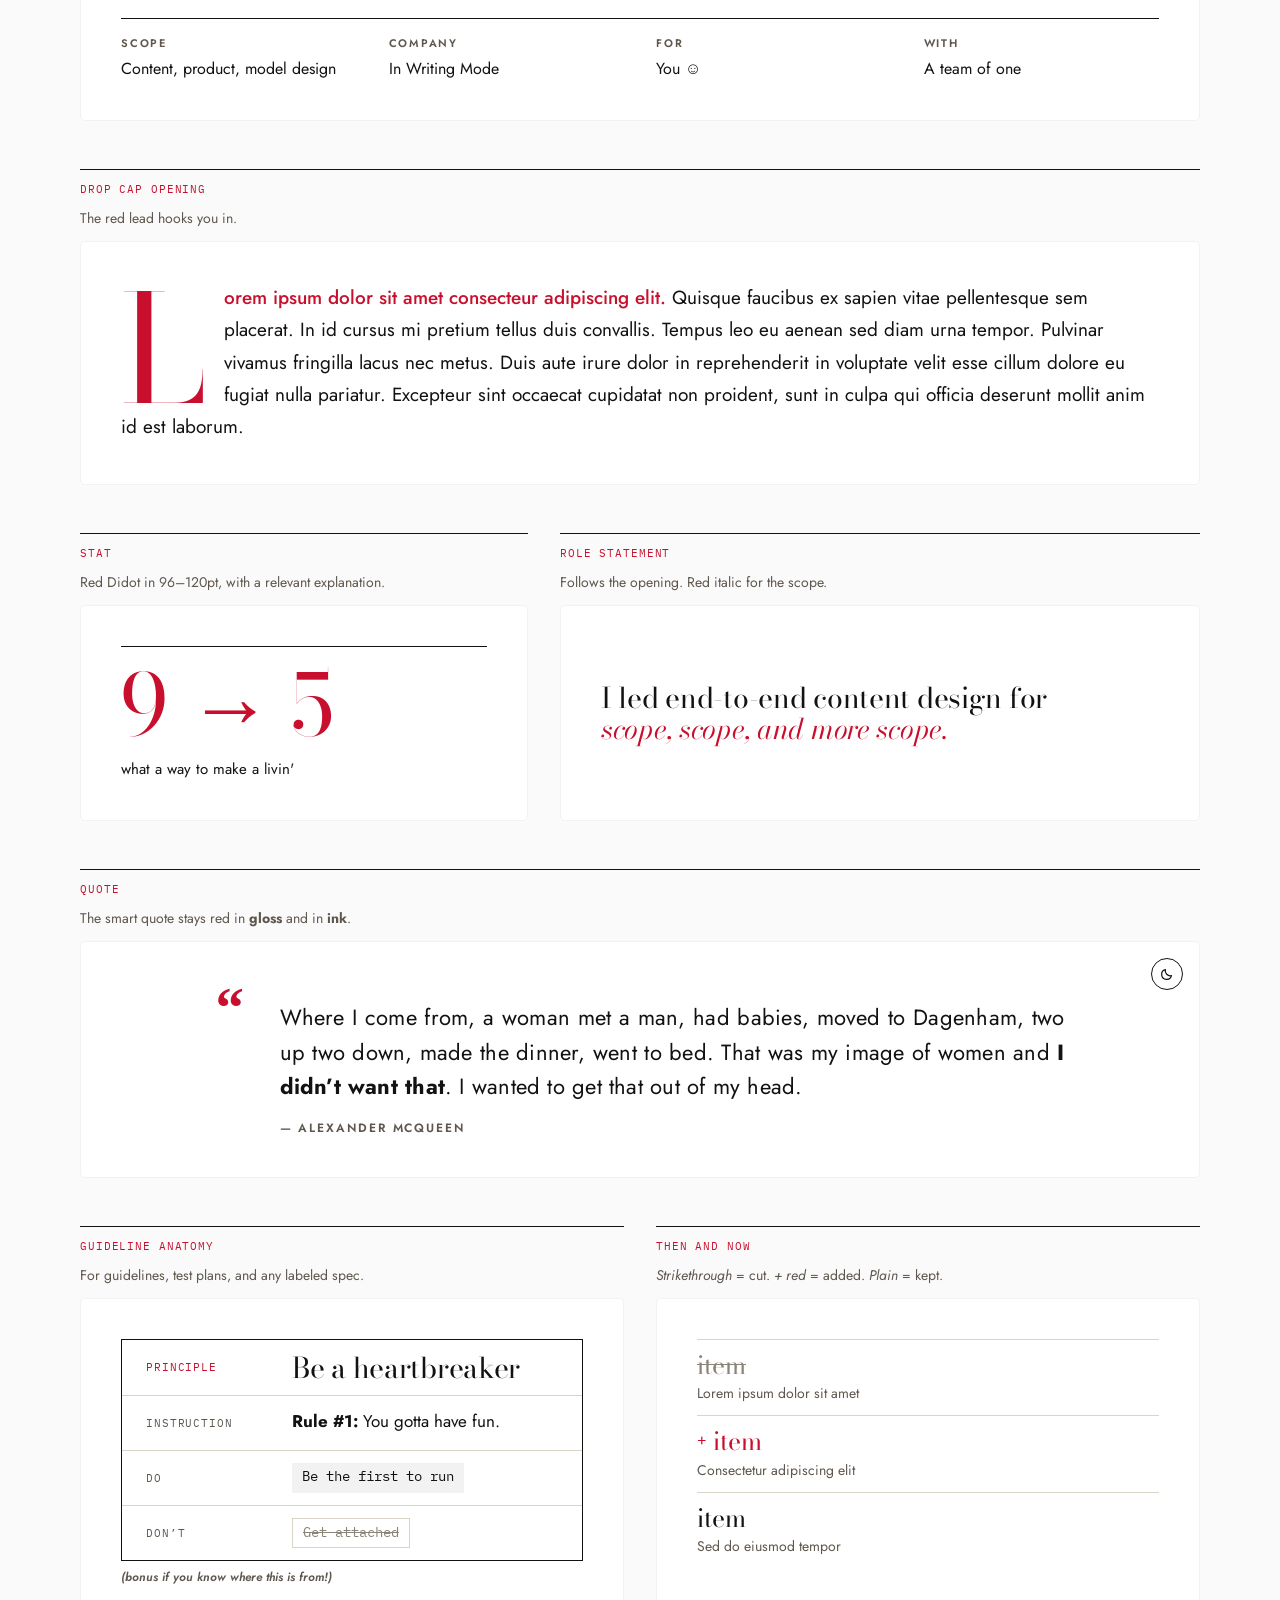
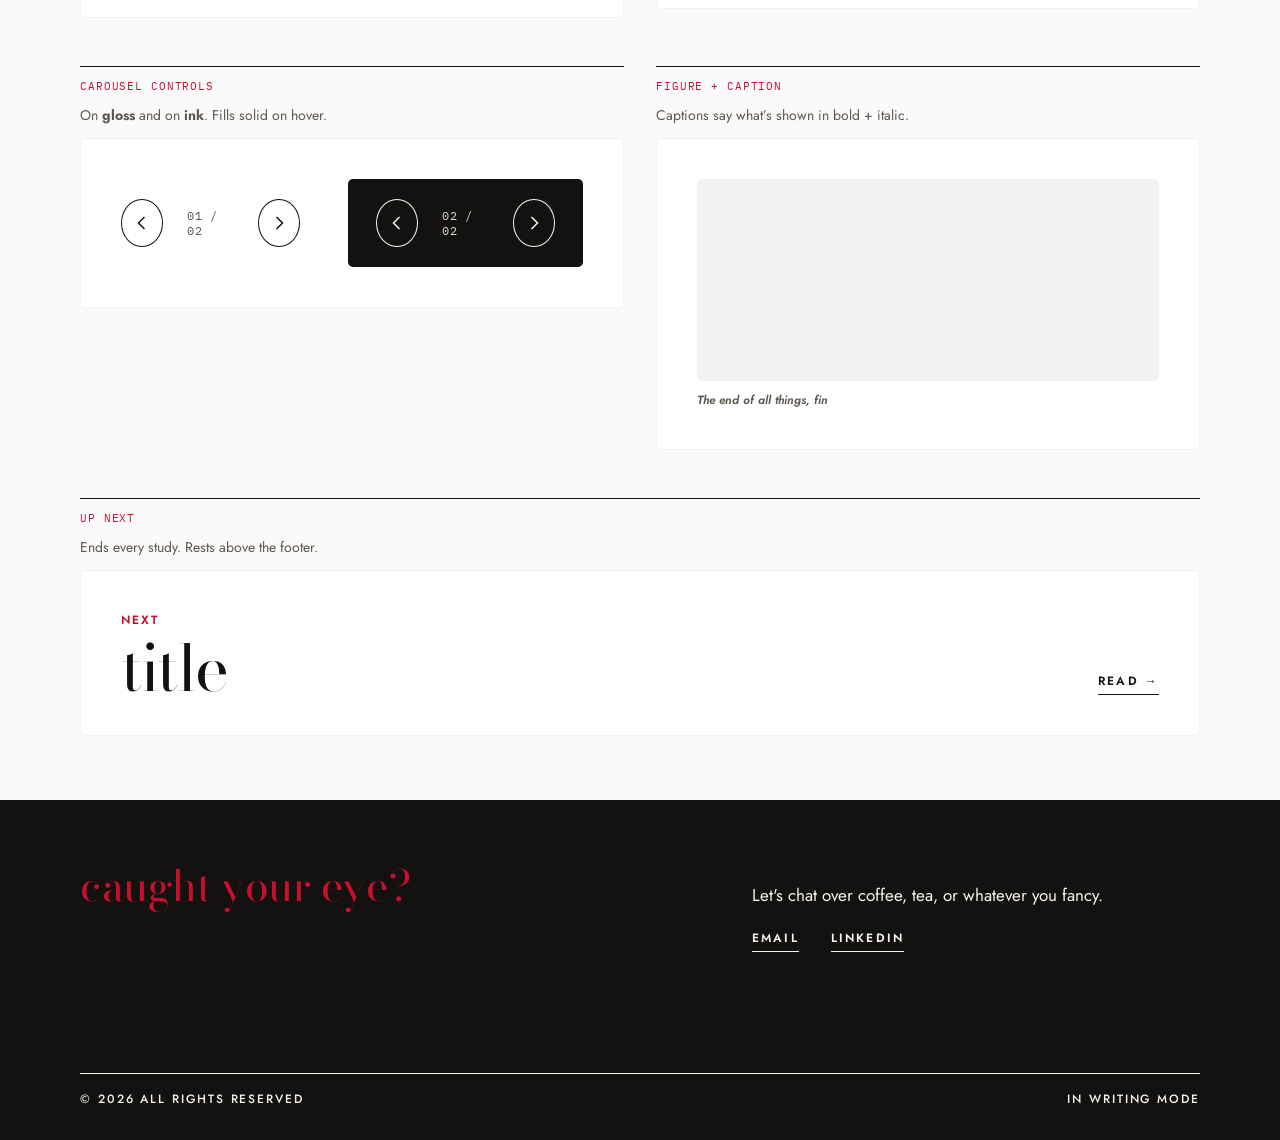
<file: design-system/index.html>
<!doctype html>
<html lang="en">
<head>
<meta charset="utf-8">
<meta name="viewport" content="width=device-width, initial-scale=1">
<title>design system — in writing mode</title>
<meta name="description" content="The foundations, content standards, and components behind In Writing Mode: an editorial palette, Didot and Jost type, a 12-column grid, and more.">
<link rel="canonical" href="https://inwritingmode.com/design-system/">
<meta property="og:type" content="website">
<meta property="og:site_name" content="in writing mode">
<meta property="og:title" content="design system — in writing mode">
<meta property="og:description" content="The foundations, content standards, and components behind In Writing Mode: an editorial palette, Didot and Jost type, a 12-column grid, and more.">
<meta property="og:url" content="https://inwritingmode.com/design-system/">
<meta property="og:image" content="https://inwritingmode.com/images/home-unified-ctas.png">
<meta property="og:locale" content="en_US">
<meta name="twitter:card" content="summary_large_image">
<meta name="twitter:title" content="design system — in writing mode">
<meta name="twitter:description" content="The foundations, content standards, and components behind In Writing Mode: an editorial palette, Didot and Jost type, a 12-column grid, and more.">
<meta name="twitter:image" content="https://inwritingmode.com/images/home-unified-ctas.png">
<link rel="icon" href="/favicon.ico" sizes="any">
<link rel="icon" type="image/png" sizes="32x32" href="/images/favicon-32.png">
<link rel="icon" type="image/png" sizes="512x512" href="/images/favicon-512.png">
<link rel="apple-touch-icon" href="/images/favicon-180.png">
<meta name="theme-color" content="#141210">
<link rel="preconnect" href="https://fonts.googleapis.com">
<link rel="preconnect" href="https://fonts.gstatic.com" crossorigin>
<link rel="stylesheet" href="https://fonts.googleapis.com/css2?family=Bodoni+Moda:ital,opsz,wght@0,6..96,400;0,6..96,500;0,6..96,700;1,6..96,400;1,6..96,700&family=Jost:ital,wght@0,300;0,400;0,500;0,600;1,400;1,600&family=IBM+Plex+Mono:wght@400;500&display=swap">
<link rel="stylesheet" href="/assets/site.css">
<script src="/assets/site.js" defer></script>
</head>
<body data-page="design-system">
<a class="skip-link" href="#content">Skip to content</a>

<nav class="site-nav" id="site-nav" aria-label="Primary">
  <a href="/" class="brand" aria-label="In Writing Mode, home"><span class="brand-full">In Writing Mode</span><span class="brand-short" aria-hidden="true">S<span style="color: #C8102E">.</span></span></a>
  <ul>
    <li class="nav-work" id="nav-work">
      <a href="/#work">Work</a>
      <button class="nav-caret" type="button" aria-expanded="false" aria-controls="nav-menu" aria-label="Case studies"><svg width="10" height="6" viewBox="0 0 10 6" fill="none" aria-hidden="true"><path d="M1 1l4 4 4-4" stroke="currentColor" stroke-width="1.3"/></svg></button>
      <ul class="nav-menu" id="nav-menu">
        <li><a href="/work/weekly-job-summary/"><span class="nm-n">01</span><span class="nm-t">Weekly job summary</span></a></li>
        <li><a href="/work/trusted-friends/"><span class="nm-n">02</span><span class="nm-t">Trusted friends</span></a></li>
        <li><a href="/work/ai-content-systems/"><span class="nm-n">03</span><span class="nm-t">Content systems for AI</span></a></li>
        <li><a href="/work/moments/"><span class="nm-n">04</span><span class="nm-t">Moments</span></a></li>
        <li><a href="/work/qualtrics-assist/"><span class="nm-n">05</span><span class="nm-t">Qualtrics Assist</span></a></li>
      </ul>
    </li>
    <li><a href="/design-system/" aria-current="page">Design system</a></li>
    <li><a href="/about/">About</a></li>
  </ul>
</nav>

<div id="content" tabindex="-1">
<main class="page is-entering" id="page-design-system" style="background: #FAFAFA">







<!-- ========== HERO ========== -->
<section style="flex-shrink: 0; padding: calc(96px * var(--vy)) var(--gx) calc(96px * var(--vy)) var(--gx); display: flex; flex-direction: column; border-bottom: 1px solid #141210">
<div style="display: flex; justify-content: space-between; font-size: 12px; font-weight: 600; letter-spacing: 0.18em; text-transform: uppercase">
<div style="color: #C8102E">V1.0</div>

</div>
<h1 style="margin: 32px 0 0 0; font-family: 'Didot', 'Bodoni Moda', 'Bodoni 72', serif; font-weight: 400; font-size: clamp(46px, 6.667vw, 96px); line-height: 1; letter-spacing: -0.015em">design system</h1>
<p style="margin: 40px 0 0 0; max-width: min(780px, 100%); margin-top: 32px; width: 963px; font-size: 19px; line-height: 1.7">Foundations, content standards, and components behind all my materials.<br></p>
</section>

<!-- ========== FOUNDATIONS: COLOR ========== -->
<section style="flex-shrink: 0; padding: calc(100px * var(--vy)) var(--gx) 0 var(--gx); display: grid; grid-template-columns: repeat(12, minmax(0, 1fr)); column-gap: 32px; align-items: start; padding-top: calc(96px * var(--vy))">
<h2 style="grid-column: 1 / -1; margin: 0 0 40px 0; font-family: 'Didot', 'Bodoni Moda', 'Bodoni 72', serif; font-weight: 400; margin-bottom: 16px; font-size: clamp(24px, 3.333vw, 48px); line-height: 1.05; letter-spacing: -0.01em">color</h2>

<p style="grid-column: 1 / span 7; margin: 12px 0 0 0; font-size: 17px; line-height: 1.6; margin-top: 0px">An editorial palette inspired by '90s Vogue.</p>
<div style="grid-column: 1 / -1; margin-top: 32px; display: grid; grid-template-columns: repeat(4, minmax(0, 1fr)); column-gap: 32px; row-gap: 40px">
<div style="display: flex; flex-direction: column; gap: 10px"><div style="height: 120px; background: #141210; border-radius: 5px"></div><div style="font-family: 'Didot', 'Bodoni Moda', 'Bodoni 72', serif; font-weight: 400; font-size: 24px; line-height: 1.15">ink</div><div style="font-family: 'IBM Plex Mono', 'SF Mono', Menlo, monospace; font-size: 12px; color: #5E574D">#141210</div><div style="font-size: 14px; line-height: 1.5; color: #5E574D">Text, rules, dark sections, footer</div></div>
<div style="display: flex; flex-direction: column; gap: 10px"><div style="height: 120px; background: #C8102E; border-radius: 5px"></div><div style="font-family: 'Didot', 'Bodoni Moda', 'Bodoni 72', serif; font-weight: 400; font-size: 24px; line-height: 1.15">accent</div><div style="font-family: 'IBM Plex Mono', 'SF Mono', Menlo, monospace; font-size: 12px; color: #5E574D">#C8102E</div><div style="font-size: 14px; line-height: 1.5; color: #5E574D">Drop caps, eyebrows, key phrases, stats</div></div><div style="display: flex; flex-direction: column; gap: 10px"><div style="height: 120px; background: #FAFAFA; border: 1px solid #D9D3C8; border-radius: 5px; border-color: #f2f2f2"></div><div style="font-family: 'Didot', 'Bodoni Moda', 'Bodoni 72', serif; font-weight: 400; font-size: 24px; line-height: 1.15">gloss</div><div style="font-family: 'IBM Plex Mono', 'SF Mono', Menlo, monospace; font-size: 12px; color: #5E574D">#FAFAFA</div><div style="font-size: 14px; line-height: 1.5; color: #5E574D">Page background, headers on <b>ink</b></div></div>
<div style="display: flex; flex-direction: column; gap: 10px"><div style="height: 120px; background: #5E574D; border-radius: 5px"></div><div style="font-family: 'Didot', 'Bodoni Moda', 'Bodoni 72', serif; font-weight: 400; font-size: 24px; line-height: 1.15">ink brush</div><div style="font-family: 'IBM Plex Mono', 'SF Mono', Menlo, monospace; font-size: 12px; color: #5E574D">#5E574D</div><div style="font-size: 14px; line-height: 1.5; color: #5E574D">Secondary text, labels, captions</div></div>
<div style="display: flex; flex-direction: column; gap: 10px"><div style="height: 120px; background: #8A8378; border-radius: 5px"></div><div style="font-family: 'Didot', 'Bodoni Moda', 'Bodoni 72', serif; font-weight: 400; font-size: 24px; line-height: 1.15">muted</div><div style="font-family: 'IBM Plex Mono', 'SF Mono', Menlo, monospace; font-size: 12px; color: #5E574D">#8A8378</div><div style="font-size: 14px; line-height: 1.5; color: #5E574D">Struck-through options, inactive tabs</div></div>

<div style="display: flex; flex-direction: column; gap: 10px"><div style="height: 120px; background: #D9D3C8; border: 1px solid #D9D3C8; border-radius: 5px"></div><div style="font-family: 'Didot', 'Bodoni Moda', 'Bodoni 72', serif; font-weight: 400; font-size: 24px; line-height: 1.15">almond</div><div style="font-family: 'IBM Plex Mono', 'SF Mono', Menlo, monospace; font-size: 12px; color: #5E574D">#D9D3C8</div><div style="font-size: 14px; line-height: 1.5; color: #5E574D">Dividers in rows and cells, mono text on <b>ink</b></div></div><div style="display: flex; flex-direction: column; gap: 10px"><div style="height: 120px; background: #F6F3EE; border: 1px solid #D9D3C8; border-radius: 5px; border-color: #f6f3ee"></div><div style="font-family: 'Didot', 'Bodoni Moda', 'Bodoni 72', serif; font-weight: 400; font-size: 24px; line-height: 1.15">cream</div><div style="font-family: 'IBM Plex Mono', 'SF Mono', Menlo, monospace; font-size: 12px; color: #5E574D">#F6F3EE</div><div style="font-size: 14px; line-height: 1.5; color: #5E574D">Secondary panels, body text on <b>ink</b></div></div>
<div style="display: flex; flex-direction: column; gap: 10px"><div style="height: 120px; background: #F2F2F2; border: 1px solid #D9D3C8; border-radius: 5px; border-color: #F2F2F2"></div><div style="font-family: 'Didot', 'Bodoni Moda', 'Bodoni 72', serif; font-weight: 400; font-size: 24px; line-height: 1.15">placeholder</div><div style="font-family: 'IBM Plex Mono', 'SF Mono', Menlo, monospace; font-size: 12px; color: #5E574D">#F2F2F2</div><div style="font-size: 14px; line-height: 1.5; color: #5E574D">Image wells, UI strings</div></div>

</div>

<!-- type -->
<div style="grid-column: 1 / -1; margin-top: calc(96px * var(--vy))"><div style="font-family: 'Didot', 'Bodoni Moda', 'Bodoni 72', serif; font-weight: 400; padding-bottom: 16px; font-size: clamp(24px, 3.333vw, 48px); line-height: 1.05; letter-spacing: -0.01em">typography</div></div>
<p style="grid-column: 1 / span 7; margin: 12px 0 0 0; font-size: 17px; line-height: 1.6; margin-top: 0px">Didot speaks, Jost explains, and Plex Mono labels.</p>
<div style="grid-column: 1 / -1; margin-top: 32px; border-bottom: 1px solid #D9D3C8">
<div style="display: grid; grid-template-columns: repeat(2, minmax(0, 1fr)); column-gap: 32px; align-items: stretch"><div style="display: flex; flex-direction: column; justify-content: flex-end; gap: 16px; padding: 32px 0 32px 0; border-top: 1px solid #D9D3C8"><span style="font-family: Didot, 'Bodoni Moda', 'Bodoni 72', serif; font-weight: 400; font-size: clamp(46px, 6.667vw, 96px); line-height: 1; letter-spacing: -0.015em">display</span><div style="font-family: 'IBM Plex Mono', 'SF Mono', Menlo, monospace; font-size: 12px; line-height: 1.6; color: #5E574D">Didot → Bodoni Moda<br>96 / 1.0 · −1.5%<br>Page titles, stats; always lowercase</div></div><div style="display: flex; flex-direction: column; justify-content: flex-end; gap: 16px; padding: 32px 0 32px 0; border-top: 1px solid #D9D3C8"><span style="font-family: Didot, 'Bodoni Moda', 'Bodoni 72', serif; font-weight: 400; font-size: clamp(40px, 5.833vw, 84px); line-height: 0.9; letter-spacing: -0.015em">work</span><div style="font-family: 'IBM Plex Mono', 'SF Mono', Menlo, monospace; font-size: 12px; line-height: 1.6; color: #5E574D">84 / 0.9 · −1.5%<br>Work sections, homepage only</div></div><div style="display: flex; flex-direction: column; justify-content: flex-end; gap: 16px; padding: 32px 0 32px 0; border-top: 1px solid #D9D3C8"><span style="font-family: Didot, 'Bodoni Moda', 'Bodoni 72', serif; font-size: clamp(35px, 5.000vw, 72px); line-height: 0.85; letter-spacing: -0.03em">title</span><div style="font-family: 'IBM Plex Mono', 'SF Mono', Menlo, monospace; font-size: 12px; line-height: 1.6; color: #5E574D">72 / 0.85 · −3%<br>Case study titles</div></div><div style="display: flex; flex-direction: column; justify-content: flex-end; gap: 16px; padding: 32px 0 32px 0; border-top: 1px solid #D9D3C8"><span style="font-family: Didot, 'Bodoni Moda', 'Bodoni 72', serif; font-size: clamp(24px, 3.333vw, 48px); line-height: 1.05; letter-spacing: -0.01em">heading</span><div style="font-family: 'IBM Plex Mono', 'SF Mono', Menlo, monospace; font-size: 12px; line-height: 1.6; color: #5E574D">48 / 1.05 · −1%<br>Sections and footer</div></div><div style="display: flex; flex-direction: column; justify-content: flex-end; gap: 16px; padding: 32px 0 32px 0; border-top: 1px solid #D9D3C8"><span style="font-family: Didot, 'Bodoni Moda', 'Bodoni 72', serif; font-size: clamp(24px, 2.500vw, 36px); line-height: 1; letter-spacing: -0.01em">thesis with <b>impact</b></span><div style="font-family: 'IBM Plex Mono', 'SF Mono', Menlo, monospace; font-size: 12px; line-height: 1.6; color: #5E574D">36 / 1.0 · −1%<br>Opens every study</div></div><div style="display: flex; flex-direction: column; justify-content: flex-end; gap: 16px; padding: 32px 0 32px 0; border-top: 1px solid #D9D3C8"><span style="font-family: Didot, 'Bodoni Moda', 'Bodoni 72', serif; font-size: clamp(24px, 2.222vw, 32px); line-height: 1.1; letter-spacing: -0.01em">subheading</span><div style="font-family: 'IBM Plex Mono', 'SF Mono', Menlo, monospace; font-size: 12px; line-height: 1.6; color: #5E574D">32 / 1.1 · −1%<br>Subsections, role statements</div></div><div style="display: flex; flex-direction: column; justify-content: flex-end; gap: 16px; padding: 32px 0 32px 0; border-top: 1px solid #D9D3C8"><span style="font-family: Didot, 'Bodoni Moda', 'Bodoni 72', serif; font-size: clamp(24px, 1.944vw, 28px); line-height: 1.1">row heading</span><div style="font-family: 'IBM Plex Mono', 'SF Mono', Menlo, monospace; font-size: 12px; line-height: 1.6; color: #5E574D">28 / 1.1<br>Rows in lists, tables, and term grids</div></div><div style="display: flex; flex-direction: column; justify-content: flex-end; gap: 16px; padding: 32px 0 32px 0; border-top: 1px solid #D9D3C8"><span style="font-family: Didot, 'Bodoni Moda', 'Bodoni 72', serif; font-size: 24px; line-height: 1.15">cell heading</span><div style="font-family: 'IBM Plex Mono', 'SF Mono', Menlo, monospace; font-size: 12px; line-height: 1.6; color: #5E574D">24 / 1.15<br>Table cells, verdicts, and indexes</div></div><div style="display: flex; flex-direction: column; justify-content: flex-end; gap: 16px; padding: 32px 0 32px 0; border-top: 1px solid #D9D3C8"><div style="width: 303px; max-width: 100%; position: relative"><span style="font-size: 19px">Body</span></div><div style="font-family: 'IBM Plex Mono', 'SF Mono', Menlo, monospace; font-size: 12px; line-height: 1.6; color: #5E574D">Jost · 17–19 / 1.55–1.7<br>Body text everywhere</div></div>
<div style="display: flex; flex-direction: column; justify-content: flex-end; gap: 16px; padding: 32px 0 32px 0; border-top: 1px solid #D9D3C8"><div style="width: 303px; max-width: 100%; position: relative"><span style="color: rgb(94, 87, 77); font-size: 15px">Small body</span></div><div style="font-family: 'IBM Plex Mono', 'SF Mono', Menlo, monospace; font-size: 12px; line-height: 1.6; color: #5E574D">14–16 / 1.45–1.5<br>Notes, descriptions</div></div><div style="display: flex; flex-direction: column; justify-content: flex-end; gap: 16px; padding: 32px 0 32px 0; border-top: 1px solid #D9D3C8"><div style="width: 303px; max-width: 100%; position: relative"><span style="color: rgb(200, 16, 46); font-size: 12px; font-weight: 600; text-transform: uppercase; letter-spacing: 0.18em">eyebrow</span></div><div style="font-family: 'IBM Plex Mono', 'SF Mono', Menlo, monospace; font-size: 12px; line-height: 1.6; color: #5E574D">Jost 600<br>12 / +18%<br><b>Accent,</b> uppercase</div></div>
<div style="display: flex; flex-direction: column; justify-content: flex-end; gap: 16px; padding: 32px 0 32px 0; border-top: 1px solid #D9D3C8"><div style="width: 303px; max-width: 100%; position: relative"><span style="color: #5e574d; font-size: 11px; text-transform: uppercase; font-weight: 600; letter-spacing: 0.16em">eyebrow</span></div><div style="font-family: 'IBM Plex Mono', 'SF Mono', Menlo, monospace; font-size: 12px; line-height: 1.6; color: #5E574D">Jost 600<br>11–12 / +16%<br><b>Ink brush,</b> uppercase</div></div><div style="display: flex; flex-direction: column; justify-content: flex-end; gap: 16px; padding: 32px 0 32px 0; border-top: 1px solid #D9D3C8"><div style="width: 303px; max-width: 100%; position: relative"><span style="color: rgb(94, 87, 77); font-family: 'IBM Plex Mono', 'SF Mono', Menlo, monospace; font-size: 12px; text-transform: uppercase; letter-spacing: 0.08em">Label</span></div><div style="font-family: 'IBM Plex Mono', 'SF Mono', Menlo, monospace; font-size: 12px; line-height: 1.6; color: #5E574D">IBM Plex Mono · 11–12 / +8%<br>Uppercase, sometimes <b>accent</b></div></div>
<div style="display: flex; flex-direction: column; justify-content: flex-end; gap: 16px; padding: 32px 0 32px 0; border-top: 1px solid #D9D3C8"><div style="width: 303px; max-width: 100%; position: relative"><span style="color: rgb(94, 87, 77); font-family: 'IBM Plex Mono', 'SF Mono', Menlo, monospace; font-size: 14px; letter-spacing: 0.96px; text-transform: none">Label</span></div><div style="font-family: 'IBM Plex Mono', 'SF Mono', Menlo, monospace; font-size: 12px; line-height: 1.6; color: #5E574D">14–15 / +8%<br>UI strings</div></div></div>







</div>

<!-- grid -->
<div style="grid-column: 1 / -1; margin-top: calc(96px * var(--vy))"><div style="font-family: 'Didot', 'Bodoni Moda', 'Bodoni 72', serif; font-weight: 400; padding-bottom: 16px; font-size: clamp(24px, 3.333vw, 48px); line-height: 1.05; letter-spacing: -0.01em">grid and spacing</div></div>
<p style="grid-column: 1 / span 7; margin: 12px 0 0 0; font-size: 17px; line-height: 1.6; width: 1280px; max-width: calc(100vw - 2 * var(--gx)); margin-top: 0px">Twelve columns at 1440, with 80px margins and 32px gutters. Sections breathe at 96px, and everything inside steps down from there.</p>
<div style="grid-column: 1 / -1; margin-top: 32px; height: 104px; display: grid; grid-template-columns: repeat(12, minmax(0, 1fr)); column-gap: 32px">
<div style="background: rgba(200,16,46,0.08); border-left: 1px solid rgba(200,16,46,0.4); border-right: 1px solid rgba(200,16,46,0.4); display: flex; align-items: flex-end; justify-content: center; padding-bottom: 8px; font-family: 'IBM Plex Mono', 'SF Mono', Menlo, monospace; font-size: 11px; color: #C8102E; height: 96px">1</div><div style="background: rgba(200,16,46,0.08); border-left: 1px solid rgba(200,16,46,0.4); border-right: 1px solid rgba(200,16,46,0.4); display: flex; align-items: flex-end; justify-content: center; padding-bottom: 8px; font-family: 'IBM Plex Mono', 'SF Mono', Menlo, monospace; font-size: 11px; color: #C8102E; height: 96px">2</div><div style="background: rgba(200,16,46,0.08); border-left: 1px solid rgba(200,16,46,0.4); border-right: 1px solid rgba(200,16,46,0.4); display: flex; align-items: flex-end; justify-content: center; padding-bottom: 8px; font-family: 'IBM Plex Mono', 'SF Mono', Menlo, monospace; font-size: 11px; color: #C8102E; height: 96px">3</div><div style="background: rgba(200,16,46,0.08); border-left: 1px solid rgba(200,16,46,0.4); border-right: 1px solid rgba(200,16,46,0.4); display: flex; align-items: flex-end; justify-content: center; padding-bottom: 8px; font-family: 'IBM Plex Mono', 'SF Mono', Menlo, monospace; font-size: 11px; color: #C8102E; height: 96px">4</div><div style="background: rgba(200,16,46,0.08); border-left: 1px solid rgba(200,16,46,0.4); border-right: 1px solid rgba(200,16,46,0.4); display: flex; align-items: flex-end; justify-content: center; padding-bottom: 8px; font-family: 'IBM Plex Mono', 'SF Mono', Menlo, monospace; font-size: 11px; color: #C8102E; height: 96px">5</div><div style="background: rgba(200,16,46,0.08); border-left: 1px solid rgba(200,16,46,0.4); border-right: 1px solid rgba(200,16,46,0.4); display: flex; align-items: flex-end; justify-content: center; padding-bottom: 8px; font-family: 'IBM Plex Mono', 'SF Mono', Menlo, monospace; font-size: 11px; color: #C8102E; height: 96px">6</div><div style="background: rgba(200,16,46,0.08); border-left: 1px solid rgba(200,16,46,0.4); border-right: 1px solid rgba(200,16,46,0.4); display: flex; align-items: flex-end; justify-content: center; padding-bottom: 8px; font-family: 'IBM Plex Mono', 'SF Mono', Menlo, monospace; font-size: 11px; color: #C8102E; height: 96px">7</div><div style="background: rgba(200,16,46,0.08); border-left: 1px solid rgba(200,16,46,0.4); border-right: 1px solid rgba(200,16,46,0.4); display: flex; align-items: flex-end; justify-content: center; padding-bottom: 8px; font-family: 'IBM Plex Mono', 'SF Mono', Menlo, monospace; font-size: 11px; color: #C8102E; height: 96px">8</div><div style="background: rgba(200,16,46,0.08); border-left: 1px solid rgba(200,16,46,0.4); border-right: 1px solid rgba(200,16,46,0.4); display: flex; align-items: flex-end; justify-content: center; padding-bottom: 8px; font-family: 'IBM Plex Mono', 'SF Mono', Menlo, monospace; font-size: 11px; color: #C8102E; height: 96px">9</div><div style="background: rgba(200,16,46,0.08); border-left: 1px solid rgba(200,16,46,0.4); border-right: 1px solid rgba(200,16,46,0.4); display: flex; align-items: flex-end; justify-content: center; padding-bottom: 8px; font-family: 'IBM Plex Mono', 'SF Mono', Menlo, monospace; font-size: 11px; color: #C8102E; height: 96px">10</div><div style="background: rgba(200,16,46,0.08); border-left: 1px solid rgba(200,16,46,0.4); border-right: 1px solid rgba(200,16,46,0.4); display: flex; align-items: flex-end; justify-content: center; padding-bottom: 8px; font-family: 'IBM Plex Mono', 'SF Mono', Menlo, monospace; font-size: 11px; color: #C8102E; height: 96px">11</div><div style="background: rgba(200,16,46,0.08); border-left: 1px solid rgba(200,16,46,0.4); border-right: 1px solid rgba(200,16,46,0.4); display: flex; align-items: flex-end; justify-content: center; padding-bottom: 8px; font-family: 'IBM Plex Mono', 'SF Mono', Menlo, monospace; font-size: 11px; color: #C8102E; height: 96px">12</div>
</div>
<div style="grid-column: 1 / -1; margin-top: 40px; display: flex; align-items: flex-end; gap: 40px">
<div style="display: flex; flex-direction: column; align-items: center; gap: 10px"><div style="width: 48px; height: 8px; background: #141210"></div><div style="font-family: 'IBM Plex Mono', 'SF Mono', Menlo, monospace; font-size: 12px; color: #5E574D">8</div></div><div style="display: flex; flex-direction: column; align-items: center; gap: 10px"><div style="width: 48px; height: 16px; background: #141210"></div><div style="font-family: 'IBM Plex Mono', 'SF Mono', Menlo, monospace; font-size: 12px; color: #5E574D">16</div></div><div style="display: flex; flex-direction: column; align-items: center; gap: 10px"><div style="width: 48px; height: 24px; background: #141210"></div><div style="font-family: 'IBM Plex Mono', 'SF Mono', Menlo, monospace; font-size: 12px; color: #5E574D">24</div></div><div style="display: flex; flex-direction: column; align-items: center; gap: 10px"><div style="width: 48px; height: 32px; background: #141210"></div><div style="font-family: 'IBM Plex Mono', 'SF Mono', Menlo, monospace; font-size: 12px; color: #5E574D">32</div></div><div style="display: flex; flex-direction: column; align-items: center; gap: 10px"><div style="width: 48px; height: 48px; background: #141210"></div><div style="font-family: 'IBM Plex Mono', 'SF Mono', Menlo, monospace; font-size: 12px; color: #5E574D">48</div></div><div style="display: flex; flex-direction: column; align-items: center; gap: 10px"><div style="width: 48px; height: 64px; background: #141210"></div><div style="font-family: 'IBM Plex Mono', 'SF Mono', Menlo, monospace; font-size: 12px; color: #5E574D">64</div></div><div style="display: flex; flex-direction: column; align-items: center; gap: 10px"><div style="width: 48px; height: 96px; background: #141210"></div><div style="font-family: 'IBM Plex Mono', 'SF Mono', Menlo, monospace; font-size: 12px; color: #5E574D">96<br></div></div>
<div style="font-size: 14px; line-height: 1.5; color: #5E574D; max-width: 360px; padding-bottom: 4px">8 to 32 inside components.<br>48 and 64 between blocks, 96 between sections.</div>
</div>

<!-- CTAs -->
<div style="grid-column: 1 / -1; margin-top: calc(96px * var(--vy))"><div style="font-family: 'Didot', 'Bodoni Moda', 'Bodoni 72', serif; font-weight: 400; padding-bottom: 16px; font-size: clamp(24px, 3.333vw, 48px); line-height: 1.05; letter-spacing: -0.01em">calls to action</div></div>

<div style="grid-column: 1 / span 6; margin-top: 32px; border-top: 1px solid #141210; padding-top: 20px">
<div style="font-size: 12px; font-weight: 600; letter-spacing: 0.18em; text-transform: uppercase; color: #C8102E">ON GLOSS</div>
<div style="display: grid; grid-template-columns: 120px minmax(0, 1fr) minmax(0, 1fr); column-gap: 24px; align-items: baseline; padding: 28px 0 28px 0"><div style="font-family: 'IBM Plex Mono', 'SF Mono', Menlo, monospace; font-size: 12px; letter-spacing: 0.08em; text-transform: uppercase; color: #5E574D">internal</div><div><span class="cta">Dive in →</span></div><div style="font-family: 'IBM Plex Mono', 'SF Mono', Menlo, monospace; font-size: 12px; line-height: 1.6; color: #5E574D">To portfolio pages<br><b>Ink</b>, underline, arrow</div></div><div style="display: grid; grid-template-columns: 120px minmax(0, 1fr) minmax(0, 1fr); column-gap: 24px; align-items: baseline; border-top: 1px solid #D9D3C8; padding: 28px 0 28px 0"><div style="font-family: 'IBM Plex Mono', 'SF Mono', Menlo, monospace; font-size: 12px; letter-spacing: 0.08em; text-transform: uppercase; color: #5E574D">external</div><div><span class="cta">LinkedIn</span></div><div style="font-family: 'IBM Plex Mono', 'SF Mono', Menlo, monospace; font-size: 12px; line-height: 1.6; color: #5E574D">Outside the site<br><b>Ink</b>, underline, no arrow</div></div><div style="display: grid; grid-template-columns: 120px minmax(0, 1fr) minmax(0, 1fr); column-gap: 24px; align-items: baseline; border-top: 1px solid #D9D3C8; padding: 28px 0 28px 0"><div style="font-family: 'IBM Plex Mono', 'SF Mono', Menlo, monospace; font-size: 12px; letter-spacing: 0.08em; text-transform: uppercase; color: #5E574D">hover</div><div><span class="cta" style="color: rgb(200, 16, 46)">linkedin</span></div><div style="font-family: 'IBM Plex Mono', 'SF Mono', Menlo, monospace; font-size: 12px; line-height: 1.6; color: #5E574D"><b>Accent</b>, underline included</div></div>
</div>
<div style="grid-column: 7 / span 6; margin-top: 32px; background: #141210; color: #F6F3EE; border-radius: 0px; padding: 20px 32px 0 32px">
<div style="font-size: 12px; font-weight: 600; letter-spacing: 0.18em; text-transform: uppercase; color: #C8102E">On ink</div>
<div style="display: grid; grid-template-columns: 120px minmax(0, 1fr) minmax(0, 1fr); column-gap: 24px; align-items: baseline; padding: 28px 0 28px 0"><div style="font-family: 'IBM Plex Mono', 'SF Mono', Menlo, monospace; font-size: 12px; letter-spacing: 0.08em; text-transform: uppercase; color: #f2f2f2">internal</div><div><span class="cta inv">Dive in →</span></div><div style="font-family: 'IBM Plex Mono', 'SF Mono', Menlo, monospace; font-size: 12px; line-height: 1.6; color: #d9d3c8">To portfolio pages<br><b>Cream</b>, underline, arrow</div></div><div style="display: grid; grid-template-columns: 120px minmax(0, 1fr) minmax(0, 1fr); column-gap: 24px; align-items: baseline; border-top: 1px solid #3A3631; padding: 28px 0 28px 0"><div style="font-family: 'IBM Plex Mono', 'SF Mono', Menlo, monospace; font-size: 12px; letter-spacing: 0.08em; text-transform: uppercase; color: #f2f2f2">external</div><div><span class="cta inv">LinkedIn</span></div><div style="font-family: 'IBM Plex Mono', 'SF Mono', Menlo, monospace; font-size: 12px; line-height: 1.6; color: #d9d3c8">Outside the site<br><b>Cream</b>, underline, no arrow</div></div><div style="display: grid; grid-template-columns: 120px minmax(0, 1fr) minmax(0, 1fr); column-gap: 24px; align-items: baseline; border-top: 1px solid #3A3631; padding: 28px 0 28px 0"><div style="font-family: 'IBM Plex Mono', 'SF Mono', Menlo, monospace; font-size: 12px; letter-spacing: 0.08em; text-transform: uppercase; color: #f2f2f2">hover</div><div><span class="cta inv" style="color: #C8102E">LinkedIn</span></div><div style="font-family: 'IBM Plex Mono', 'SF Mono', Menlo, monospace; font-size: 12px; line-height: 1.6; color: #d9d3c8"><b>Accent</b>, underline included</div></div>
</div>
</section>

<!-- ========== CONTENT STANDARDS ========== -->
<section style="flex-shrink: 0; padding: calc(100px * var(--vy)) var(--gx) 0 var(--gx); display: grid; grid-template-columns: repeat(12, minmax(0, 1fr)); column-gap: 32px; align-items: start; padding-top: calc(96px * var(--vy))">
<h2 style="grid-column: 1 / -1; margin: 0 0 40px 0; font-family: 'Didot', 'Bodoni Moda', 'Bodoni 72', serif; font-weight: 400; margin-bottom: calc(48px * var(--vy)); font-size: clamp(24px, 3.333vw, 48px); line-height: 1.05; letter-spacing: -0.01em">content standards <i>(of course!)</i></h2>

<div style="grid-column: 1 / -1; margin-top: 0px; display: grid; grid-template-columns: repeat(12, minmax(0, 1fr)); column-gap: 32px; border-top: 3px solid #141210; border-bottom: 1px solid #141210">
<div style="grid-column: 1 / span 4; padding: 24px 0 24px 0; border-bottom: 1px solid #D9D3C8; display: flex; flex-direction: column; gap: 8px"><div style="font-family: 'Didot', 'Bodoni Moda', 'Bodoni 72', serif; font-weight: 400; font-size: clamp(24px, 1.944vw, 28px); line-height: 1.1">headers are editorial</div><div style="font-size: 15px; color: #5E574D; line-height: 1.5">They say what happened, so you don't miss a thing if you skim.</div></div><div style="grid-column: 5 / span 4; padding: 24px 0 24px 0; border-bottom: 1px solid #D9D3C8; display: flex; flex-direction: column; gap: 10px"><div style="font-family: 'IBM Plex Mono', 'SF Mono', Menlo, monospace; font-size: 11px; letter-spacing: 0.08em; text-transform: uppercase; color: #5E574D">Do</div><div style="display: flex; gap: 10px; flex-wrap: wrap"><span style="font-family: 'IBM Plex Mono', 'SF Mono', Menlo, monospace; font-size: 14px; background: rgb(242, 242, 242); padding: 4px 10px 4px 10px">exceeding expectations</span><span style="font-family: 'IBM Plex Mono', 'SF Mono', Menlo, monospace; font-size: 14px; background: rgb(242, 242, 242); padding: 4px 10px 4px 10px">how it landed</span></div></div><div style="grid-column: 9 / span 4; padding: 24px 0 24px 0; border-bottom: 1px solid #D9D3C8; display: flex; flex-direction: column; gap: 10px"><div style="font-family: 'IBM Plex Mono', 'SF Mono', Menlo, monospace; font-size: 11px; letter-spacing: 0.08em; text-transform: uppercase; color: #5E574D">Don’t</div><div style="display: flex; gap: 10px; flex-wrap: wrap"><span style="font-family: 'IBM Plex Mono', 'SF Mono', Menlo, monospace; font-size: 14px; color: #8A8378; text-decoration: line-through; padding: 4px 10px 4px 10px; border: 1px solid #D9D3C8">02. Problem</span><span style="font-family: 'IBM Plex Mono', 'SF Mono', Menlo, monospace; font-size: 14px; color: #8A8378; text-decoration: line-through; padding: 4px 10px 4px 10px; border: 1px solid #D9D3C8">Results</span></div></div>
<div style="grid-column: 1 / span 4; padding: 24px 0 24px 0; border-bottom: 1px solid #D9D3C8; display: flex; flex-direction: column; gap: 8px"><div style="font-family: 'Didot', 'Bodoni Moda', 'Bodoni 72', serif; font-weight: 400; font-size: clamp(24px, 1.944vw, 28px); line-height: 1.1">proper nouns keep their case</div><div style="font-size: 15px; color: #5E574D; line-height: 1.5">Product names stay capitalized, save for headers.</div></div><div style="grid-column: 5 / span 4; padding: 24px 0 24px 0; border-bottom: 1px solid #D9D3C8; display: flex; flex-direction: column; gap: 10px"><div style="font-family: 'IBM Plex Mono', 'SF Mono', Menlo, monospace; font-size: 11px; letter-spacing: 0.08em; text-transform: uppercase; color: #5E574D">Do</div><div style="display: flex; gap: 10px; flex-wrap: wrap"><span style="font-family: 'IBM Plex Mono', 'SF Mono', Menlo, monospace; font-size: 14px; background: rgb(242, 242, 242); padding: 4px 10px 4px 10px">Moments</span><span style="font-family: 'IBM Plex Mono', 'SF Mono', Menlo, monospace; font-size: 14px; background: rgb(242, 242, 242); padding: 4px 10px 4px 10px">Qualtrics Assist</span></div></div><div style="grid-column: 9 / span 4; padding: 24px 0 24px 0; border-bottom: 1px solid #D9D3C8; display: flex; flex-direction: column; gap: 10px"><div style="font-family: 'IBM Plex Mono', 'SF Mono', Menlo, monospace; font-size: 11px; letter-spacing: 0.08em; text-transform: uppercase; color: #5E574D">Don’t</div><div style="display: flex; gap: 10px; flex-wrap: wrap"><span style="font-family: 'IBM Plex Mono', 'SF Mono', Menlo, monospace; font-size: 14px; color: rgb(138, 131, 120); text-decoration: line-through; padding: 4px 10px 4px 10px; border: 1px solid rgb(217, 211, 200)">weekly job summary</span><span style="font-family: 'IBM Plex Mono', 'SF Mono', Menlo, monospace; font-size: 14px; color: rgb(138, 131, 120); text-decoration: line-through; padding: 4px 10px 4px 10px; border: 1px solid rgb(217, 211, 200)">design assist</span></div></div>
<div style="grid-column: 1 / span 4; padding: 24px 0 24px 0; border-bottom: 1px solid #D9D3C8; display: flex; flex-direction: column; gap: 8px"><div style="font-family: 'Didot', 'Bodoni Moda', 'Bodoni 72', serif; font-weight: 400; font-size: clamp(24px, 1.944vw, 28px); line-height: 1.1">sentence case everywhere else</div><div style="font-size: 15px; color: #5E574D; line-height: 1.5">Body, CTAs, and captions read like a person talking.</div></div><div style="grid-column: 5 / span 4; padding: 24px 0 24px 0; border-bottom: 1px solid #D9D3C8; display: flex; flex-direction: column; gap: 10px"><div style="font-family: 'IBM Plex Mono', 'SF Mono', Menlo, monospace; font-size: 11px; letter-spacing: 0.08em; text-transform: uppercase; color: #5E574D">Do</div><div style="display: flex; gap: 10px; flex-wrap: wrap"><span style="font-family: 'IBM Plex Mono', 'SF Mono', Menlo, monospace; font-size: 14px; background: rgb(242, 242, 242); padding: 4px 10px 4px 10px">Read →</span><span style="font-family: 'IBM Plex Mono', 'SF Mono', Menlo, monospace; font-size: 14px; background: rgb(242, 242, 242); padding: 4px 10px 4px 10px">Dive in →</span></div></div><div style="grid-column: 9 / span 4; padding: 24px 0 24px 0; border-bottom: 1px solid #D9D3C8; display: flex; flex-direction: column; gap: 10px"><div style="font-family: 'IBM Plex Mono', 'SF Mono', Menlo, monospace; font-size: 11px; letter-spacing: 0.08em; text-transform: uppercase; color: #5E574D">Don’t</div><div style="display: flex; gap: 10px; flex-wrap: wrap"><span style="font-family: 'IBM Plex Mono', 'SF Mono', Menlo, monospace; font-size: 14px; color: rgb(138, 131, 120); text-decoration: line-through; padding: 4px 10px 4px 10px; border: 1px solid rgb(217, 211, 200)">Read More</span><span style="font-family: 'IBM Plex Mono', 'SF Mono', Menlo, monospace; font-size: 14px; color: rgb(138, 131, 120); text-decoration: line-through; padding: 4px 10px 4px 10px; border: 1px solid rgb(217, 211, 200)">Click Here</span></div></div>
<div style="grid-column: 1 / span 4; padding: 24px 0 24px 0; border-bottom: 1px solid #D9D3C8; display: flex; flex-direction: column; gap: 8px"><div style="font-family: 'Didot', 'Bodoni Moda', 'Bodoni 72', serif; font-weight: 400; font-size: clamp(24px, 1.944vw, 28px); line-height: 1.1">numbers are real and specific</div><div style="font-size: 15px; color: #5E574D; line-height: 1.5">Deltas say what they’re measured against.</div></div><div style="grid-column: 5 / span 4; padding: 24px 0 24px 0; border-bottom: 1px solid #D9D3C8; display: flex; flex-direction: column; gap: 10px"><div style="font-family: 'IBM Plex Mono', 'SF Mono', Menlo, monospace; font-size: 11px; letter-spacing: 0.08em; text-transform: uppercase; color: #5E574D">Do</div><div style="display: flex; gap: 10px; flex-wrap: wrap"><span style="font-family: 'IBM Plex Mono', 'SF Mono', Menlo, monospace; font-size: 14px; background: rgb(242, 242, 242); padding: 4px 10px 4px 10px">+49.3% vs control</span><span style="font-family: 'IBM Plex Mono', 'SF Mono', Menlo, monospace; font-size: 14px; background: rgb(242, 242, 242); padding: 4px 10px 4px 10px">151.5M+</span></div></div><div style="grid-column: 9 / span 4; padding: 24px 0 24px 0; border-bottom: 1px solid #D9D3C8; display: flex; flex-direction: column; gap: 10px"><div style="font-family: 'IBM Plex Mono', 'SF Mono', Menlo, monospace; font-size: 11px; letter-spacing: 0.08em; text-transform: uppercase; color: #5E574D">Don’t</div><div style="display: flex; gap: 10px; flex-wrap: wrap"><span style="font-family: 'IBM Plex Mono', 'SF Mono', Menlo, monospace; font-size: 14px; color: rgb(138, 131, 120); text-decoration: line-through; padding: 4px 10px 4px 10px; border: 1px solid rgb(217, 211, 200)">~50% better</span><span style="font-family: 'IBM Plex Mono', 'SF Mono', Menlo, monospace; font-size: 14px; color: rgb(138, 131, 120); text-decoration: line-through; padding: 4px 10px 4px 10px; border: 1px solid rgb(217, 211, 200)">millions</span></div></div>

<div style="grid-column: 1 / span 4; padding: 24px 0 24px 0; display: flex; flex-direction: column; gap: 8px"><div style="font-family: 'Didot', 'Bodoni Moda', 'Bodoni 72', serif; font-weight: 400; font-size: clamp(24px, 1.944vw, 28px); line-height: 1.1">quotes credit a role</div><div style="font-size: 15px; color: #5E574D; line-height: 1.5">Role attribution keeps focus on the work and respects privacy.</div></div><div style="grid-column: 5 / span 4; padding: 24px 0 24px 0; display: flex; flex-direction: column; gap: 10px"><div style="font-family: 'IBM Plex Mono', 'SF Mono', Menlo, monospace; font-size: 11px; letter-spacing: 0.08em; text-transform: uppercase; color: #5E574D">Do</div><div style="display: flex; gap: 10px; flex-wrap: wrap"><span style="font-family: 'IBM Plex Mono', 'SF Mono', Menlo, monospace; font-size: 14px; background: rgb(242, 242, 242); padding: 4px 10px 4px 10px">— Senior Product Designer, Company</span></div></div><div style="grid-column: 9 / span 4; padding: 24px 0 24px 0; display: flex; flex-direction: column; gap: 10px"><div style="font-family: 'IBM Plex Mono', 'SF Mono', Menlo, monospace; font-size: 11px; letter-spacing: 0.08em; text-transform: uppercase; color: #5E574D">Don’t</div><div style="display: flex; gap: 10px; flex-wrap: wrap"><span style="font-family: 'IBM Plex Mono', 'SF Mono', Menlo, monospace; font-size: 14px; color: rgb(138, 131, 120); text-decoration: line-through; padding: 4px 10px 4px 10px; border: 1px solid rgb(217, 211, 200)">— A coworker</span></div></div>
</div>
</section>

<!-- ========== COMPONENTS ========== -->
<section style="flex-shrink: 0; padding: calc(100px * var(--vy)) var(--gx) 0 var(--gx); display: grid; grid-template-columns: repeat(12, minmax(0, 1fr)); column-gap: 32px; align-items: start; padding-top: calc(96px * var(--vy)); position: relative; padding-bottom: calc(64px * var(--vy))">
<h2 style="grid-column: 1 / -1; margin: 0 0 40px 0; font-family: 'Didot', 'Bodoni Moda', 'Bodoni 72', serif; font-weight: 400; margin-bottom: 16px; font-size: clamp(24px, 3.333vw, 48px); line-height: 1.05; letter-spacing: -0.01em">components</h2>
<p style="grid-column: 1 / span 7; margin: 0 0 0 0; font-size: 19px; line-height: 1.7">Building blocks making up each study.</p>

<div style="grid-column: 1 / -1; margin-top: calc(48px * var(--vy)); display: flex; flex-direction: column; gap: 12px"><div style="display: flex; justify-content: space-between; align-items: baseline; border-top: 1px solid #141210; padding-top: 12px"><div style="font-family: 'IBM Plex Mono', 'SF Mono', Menlo, monospace; font-size: 11px; letter-spacing: 0.08em; text-transform: uppercase; color: #5E574D; color: #C8102E">Case study hero</div></div><div style="font-size: 14px; line-height: 1.5; color: #5E574D">Eyebrow, counter, title, and a four-part meta row. No hero image by design.</div><div style="background: #FFFFFF; border: 1px solid #D9D3C8; border-radius: 5px; padding: 40px 40px 40px 40px; border-color: #f2f2f2"><div style="display: flex; justify-content: space-between; font-size: 11px; font-weight: 600; letter-spacing: 0.18em; text-transform: uppercase; font-size: 12px"><div style="color: #C8102E">EYEBROW</div><div>01 / 05</div></div><div style="margin-top: 24px; font-family: 'Didot', 'Bodoni Moda', 'Bodoni 72', serif; font-weight: 400; font-size: clamp(35px, 5.000vw, 72px); line-height: 0.85; letter-spacing: -0.03em">title</div><div style="margin-top: 32px; padding-top: 16px; border-top: 1px solid #141210; display: grid; grid-template-columns: repeat(4, minmax(0, 1fr)); column-gap: 32px"><div style="display: flex; flex-direction: column; gap: 6px"><div style="font-size: 11px; text-transform: uppercase; color: #5E574D; font-weight: 600; letter-spacing: 0.16em">SCOPE</div><div style="font-size: 16px; line-height: 1.45">Content, product, model design</div></div><div style="display: flex; flex-direction: column; gap: 6px"><div style="font-size: 11px; text-transform: uppercase; color: #5E574D; font-weight: 600; letter-spacing: 0.16em">COMPANY</div><div style="font-size: 16px; line-height: 1.45">In Writing Mode</div></div><div style="display: flex; flex-direction: column; gap: 6px"><div style="font-size: 11px; text-transform: uppercase; color: #5E574D; font-weight: 600; letter-spacing: 0.16em">FOR</div><div style="font-size: 16px; line-height: 1.45">You&nbsp;☺︎</div></div><div style="display: flex; flex-direction: column; gap: 6px"><div style="font-size: 11px; text-transform: uppercase; color: #5E574D; font-weight: 600; letter-spacing: 0.16em">WITH</div><div style="font-size: 16px; line-height: 1.45">A team of one</div></div></div></div></div>

<div style="grid-column: 1 / -1; margin-top: calc(48px * var(--vy)); display: flex; flex-direction: column; gap: 12px"><div style="display: flex; justify-content: space-between; align-items: baseline; border-top: 1px solid #141210; padding-top: 12px"><div style="font-family: 'IBM Plex Mono', 'SF Mono', Menlo, monospace; font-size: 11px; letter-spacing: 0.08em; text-transform: uppercase; color: #5E574D; color: #C8102E">Drop cap opening</div></div><div style="font-size: 14px; line-height: 1.5; color: #5E574D">The red lead hooks you in.</div><div style="background: #FFFFFF; border: 1px solid #D9D3C8; border-radius: 5px; padding: 40px 40px 40px 40px; border-color: #f2f2f2"><p style="margin: 0 0 0 0; font-size: 19px; line-height: 1.7"><span style="float: left; line-height: 0.74; padding: 12px 18px 0px 0px; font-weight: 400; font-size: clamp(81px, 11.667vw, 168px); font-family: Didot, 'Bodoni Moda', 'Bodoni 72', serif; color: rgb(200, 16, 46)">L</span><span style="font-weight: 500; color: rgb(200, 16, 46)">orem ipsum dolor sit amet consecteur adipiscing elit.</span><span style="white-space: pre-wrap"> Quisque faucibus ex sapien vitae pellentesque sem placerat. In id cursus mi pretium tellus duis convallis. Tempus leo eu aenean sed diam urna tempor. Pulvinar vivamus fringilla lacus nec metus. </span><span style="white-space-collapse: preserve">Duis aute irure dolor in reprehenderit in voluptate velit esse cillum dolore eu fugiat nulla pariatur. Excepteur sint occaecat cupidatat non proident, sunt in culpa qui officia deserunt mollit anim id est laborum.</span></p></div></div>


<div style="grid-column: 1 / span 5; margin-top: calc(48px * var(--vy)); display: flex; flex-direction: column; gap: 12px; align-self: stretch"><div style="display: flex; justify-content: space-between; align-items: baseline; border-top: 1px solid #141210; padding-top: 12px"><div style="font-family: 'IBM Plex Mono', 'SF Mono', Menlo, monospace; font-size: 11px; letter-spacing: 0.08em; text-transform: uppercase; color: #5E574D; color: #C8102E">Stat</div></div><div style="font-size: 14px; line-height: 1.5; color: #5E574D">Red Didot in 96–120pt, with a relevant explanation.</div><div style="background: #FFFFFF; border: 1px solid #D9D3C8; border-radius: 5px; padding: 40px 40px 40px 40px; flex-grow: 1; border-color: #f2f2f2"><div style="border-top: 1px solid #141210; padding-top: 16px; display: flex; flex-direction: column; gap: 10px"><div style="font-family: 'Didot', 'Bodoni Moda', 'Bodoni 72', serif; font-weight: 400; color: #C8102E; font-size: clamp(46px, 6.667vw, 96px); line-height: 1; letter-spacing: -0.015em">9 → 5</div><div style="font-size: 15px; line-height: 1.5">what a way to make a livin'</div></div></div></div>
<div style="grid-column: 6 / span 7; margin-top: calc(48px * var(--vy)); display: flex; flex-direction: column; gap: 12px; align-self: stretch"><div style="display: flex; justify-content: space-between; align-items: baseline; border-top: 1px solid #141210; padding-top: 12px"><div style="font-family: 'IBM Plex Mono', 'SF Mono', Menlo, monospace; font-size: 11px; letter-spacing: 0.08em; text-transform: uppercase; color: #5E574D; color: #C8102E">Role statement</div></div><div style="font-size: 14px; line-height: 1.5; color: #5E574D">Follows the opening. Red italic for the scope.</div><div style="background: #FFFFFF; border: 1px solid #D9D3C8; border-radius: 5px; padding: 40px 40px 40px 40px; flex-grow: 1; display: flex; align-items: center; border-color: #f2f2f2"><p style="margin: 0 0 0 0; max-width: 640px; font-family: 'Didot', 'Bodoni Moda', 'Bodoni 72', serif; font-weight: 400; font-size: clamp(24px, 2.222vw, 32px); line-height: 1.1; letter-spacing: -0.01em">I led end-to-end content design for<br><span style="font-style: italic; color: rgb(200, 16, 46)">scope, scope, and more scope.</span></p></div></div><div style="grid-column: 1 / -1; margin-top: calc(48px * var(--vy)); display: flex; flex-direction: column; gap: 12px"><div style="display: flex; justify-content: space-between; align-items: baseline; border-top: 1px solid #141210; padding-top: 12px"><div style="font-family: 'IBM Plex Mono', 'SF Mono', Menlo, monospace; font-size: 11px; letter-spacing: 0.08em; text-transform: uppercase; color: #5E574D; color: #C8102E">Quote</div></div><div style="font-size: 14px; line-height: 1.5; color: #5E574D">The smart quote stays red in <b>gloss</b> and in <b>ink</b>.</div><div class="qt-card" style="background: #FFFFFF; border: 1px solid #D9D3C8; border-radius: 5px; padding: 40px 40px 40px 40px; border-color: #f2f2f2"><input type="checkbox" id="qt-dark" class="qt-r" aria-label="Show the quote in dark mode"><label for="qt-dark" class="qt-tg" title="Toggle dark mode"><svg class="qt-moon" width="14" height="14" viewBox="0 0 14 14" fill="none" aria-hidden="true"><path d="M11.5 8.6A5 5 0 0 1 5.4 2.5a5 5 0 1 0 6.1 6.1Z" stroke="currentColor" stroke-width="1.2" stroke-linejoin="round"></path></svg><svg class="qt-sun" width="14" height="14" viewBox="0 0 14 14" fill="none" aria-hidden="true"><circle cx="7" cy="7" r="2.6" stroke="currentColor" stroke-width="1.2"></circle><path d="M7 .8v1.6M7 11.6v1.6M.8 7h1.6M11.6 7h1.6M2.6 2.6l1.1 1.1M10.3 10.3l1.1 1.1M2.6 11.4l1.1-1.1M10.3 3.7l1.1-1.1" stroke="currentColor" stroke-width="1.2" stroke-linecap="round"></path></svg></label><div style="display: grid; grid-template-columns: 56px minmax(0, 1fr); column-gap: 8px; max-width: 849px; margin: 0 auto 0 auto"><div aria-hidden="true" style="font-family: Didot; font-weight: 600; font-size: clamp(31px, 4.444vw, 64px); line-height: 0.9; color: #c8102e">“</div><div style="display: flex; flex-direction: column; gap: 16px; padding-top: 18px"><div class="qt-body" style="font-size: 22px; line-height: 1.55; text-align: justify; letter-spacing: 0.01em">Where I come from, a woman met a man, had babies, moved to Dagenham, two up two down, made the dinner, went to bed. That was my image of women and <b>I didn’t want that</b>. I wanted to get that out of my head.<br></div><div class="qt-by" style="font-size: 11px; text-transform: uppercase; font-size: 12px; color: #5E574D; font-weight: 600; letter-spacing: 0.16em">— ALEXANDER MCQUEEN</div></div></div></div></div>

<div style="grid-column: 1 / span 6; margin-top: calc(48px * var(--vy)); display: flex; flex-direction: column; gap: 12px"><div style="display: flex; justify-content: space-between; align-items: baseline; border-top: 1px solid #141210; padding-top: 12px"><div style="font-family: 'IBM Plex Mono', 'SF Mono', Menlo, monospace; font-size: 11px; letter-spacing: 0.08em; text-transform: uppercase; color: #5E574D; color: #C8102E">Guideline anatomy</div></div><div style="font-size: 14px; line-height: 1.5; color: #5E574D">For guidelines, test plans, and any labeled spec.</div><div style="background: #FFFFFF; border: 1px solid #D9D3C8; border-radius: 5px; padding: 40px 40px 40px 40px; height: 238px; border-color: #f2f2f2"><div style="border: 1px solid #141210; display: grid; grid-template-columns: 150px minmax(0, 1fr); border-color: #141210"><div style="padding: 16px 20px 16px 20px; border-bottom: 1px solid #D9D3C8; font-family: 'IBM Plex Mono', 'SF Mono', Menlo, monospace; font-size: 11px; letter-spacing: 0.08em; text-transform: uppercase; color: #5E574D; color: #C8102E; padding-top: 20px; padding-bottom: 20px; padding-right: 24px; padding-left: 24px">Principle</div><div style="padding: 12px 20px 12px 20px; border-bottom: 1px solid #D9D3C8; font-family: 'Didot', 'Bodoni Moda', 'Bodoni 72', serif; font-weight: 400; padding-top: 12px; padding-bottom: 12px; font-size: clamp(24px, 2.222vw, 32px); line-height: 1.1; letter-spacing: -0.01em">Be a heartbreaker</div><div style="padding: 16px 20px 16px 20px; border-bottom: 1px solid #D9D3C8; font-family: 'IBM Plex Mono', 'SF Mono', Menlo, monospace; font-size: 11px; letter-spacing: 0.08em; text-transform: uppercase; color: #5e574d; padding-top: 20px; padding-right: 24px; padding-bottom: 20px; padding-left: 24px">INSTRUCTION</div>
<div style="padding: 12px 20px 12px 20px; border-bottom: 1px solid #D9D3C8; font-family: Jost; font-weight: 400; font-size: 17px; padding-top: 12px; padding-bottom: 12px; line-height: 1.55"><b>Rule #1:</b> You gotta have fun.</div><div style="padding: 16px 20px 16px 20px; border-bottom: 1px solid #D9D3C8; font-family: 'IBM Plex Mono', 'SF Mono', Menlo, monospace; font-size: 11px; letter-spacing: 0.08em; text-transform: uppercase; color: #5E574D; padding-top: 20px; padding-right: 24px; padding-bottom: 20px; padding-left: 24px">Do</div><div style="padding: 12px 20px 12px 20px; border-bottom: 1px solid #D9D3C8; display: flex; gap: 8px; padding-top: 12px; padding-bottom: 12px"><span style="font-family: 'IBM Plex Mono', 'SF Mono', Menlo, monospace; background: rgb(242, 242, 242); padding: 4px 10px 4px 10px; font-size: 14px">Be the first to run</span></div><div style="padding: 16px 20px 16px 20px; font-family: 'IBM Plex Mono', 'SF Mono', Menlo, monospace; font-size: 11px; letter-spacing: 0.08em; text-transform: uppercase; color: #5E574D; padding-top: 20px; padding-right: 24px; padding-bottom: 20px; padding-left: 24px">Don’t</div><div style="padding: 12px 20px 12px 20px; display: flex; gap: 8px; padding-top: 12px; padding-bottom: 12px"><span style="font-family: 'IBM Plex Mono', 'SF Mono', Menlo, monospace; color: rgb(138, 131, 120); text-decoration: line-through; border: 1px solid rgb(217, 211, 200); padding: 4px 10px 4px 10px; font-size: 14px">Get attached</span></div></div><div style="font-size: 12px; font-weight: 600; font-style: italic; color: #5E574D; padding-top: 0px; padding-right: 0px; padding-bottom: 0px; padding-left: 0px; position: relative; top: 7px">(bonus if you know where this is from!)</div></div></div>
<div style="grid-column: 7 / span 6; margin-top: calc(48px * var(--vy)); display: flex; flex-direction: column; gap: 12px"><div style="display: flex; justify-content: space-between; align-items: baseline; border-top: 1px solid #141210; padding-top: 12px"><div style="font-family: 'IBM Plex Mono', 'SF Mono', Menlo, monospace; font-size: 11px; letter-spacing: 0.08em; text-transform: uppercase; color: #5E574D; color: #C8102E">Then and now</div></div><div style="font-size: 14px; line-height: 1.5; color: #5E574D"><i>Strikethrough</i> = cut. <i>+ red</i> = added. <i>Plain</i> = kept.</div><div style="background: #FFFFFF; border: 1px solid #D9D3C8; border-radius: 5px; padding: 40px 40px 40px 40px; border-color: #f2f2f2"><div style="display: flex; flex-direction: column"><div style="border-top: 1px solid #D9D3C8; padding: 12px 0 12px 0; display: flex; flex-direction: column; gap: 4px"><div style="font-family: 'Didot', 'Bodoni Moda', 'Bodoni 72', serif; font-weight: 400; color: #8A8378; text-decoration: line-through; text-decoration-thickness: 1px; font-size: clamp(24px, 1.944vw, 28px); line-height: 1.1">item</div><div style="font-size: 14px; color: #5E574D">Lorem ipsum dolor sit amet</div></div><div style="border-top: 1px solid #D9D3C8; padding: 12px 0 12px 0; display: flex; flex-direction: column; gap: 4px"><div style="font-family: 'Didot', 'Bodoni Moda', 'Bodoni 72', serif; font-weight: 400; color: #C8102E; font-size: clamp(24px, 1.944vw, 28px); line-height: 1.1"><span style="font-family: 'IBM Plex Mono', monospace; font-size: 16px; vertical-align: 5px">+</span>&nbsp;item</div><div style="font-size: 14px; color: #5E574D">Consectetur adipiscing elit</div></div><div style="border-top: 1px solid #D9D3C8; padding: 12px 0 12px 0; display: flex; flex-direction: column; gap: 4px"><div style="font-family: 'Didot', 'Bodoni Moda', 'Bodoni 72', serif; font-weight: 400; font-size: clamp(24px, 1.944vw, 28px); line-height: 1.1">item</div><div style="font-size: 14px; color: #5E574D">Sed do eiusmod tempor</div></div></div></div></div>

<div style="grid-column: 1 / span 6; margin-top: calc(48px * var(--vy)); display: flex; flex-direction: column; gap: 12px"><div style="display: flex; justify-content: space-between; align-items: baseline; border-top: 1px solid #141210; padding-top: 12px"><div style="font-family: 'IBM Plex Mono', 'SF Mono', Menlo, monospace; font-size: 11px; letter-spacing: 0.08em; text-transform: uppercase; color: #5E574D; color: #C8102E">Carousel controls</div></div><div style="font-size: 14px; line-height: 1.5; color: #5E574D">On <b>gloss</b> and on <b>ink</b>. Fills solid on hover.</div><div style="background: #FFFFFF; border: 1px solid #D9D3C8; border-radius: 5px; padding: 40px 40px 40px 40px; border-color: #f2f2f2"><div style="display: flex; gap: 48px; align-items: center"><div style="display: flex; align-items: center; gap: 24px"><div class="ds-btn"><svg width="20" height="20" viewBox="0 0 20 20" fill="none" aria-hidden="true"><path d="M12.5 4 6.5 10l6 6" stroke="currentColor" stroke-width="1.5"></path></svg></div><span style="font-family: 'IBM Plex Mono', 'SF Mono', Menlo, monospace; font-size: 12px; letter-spacing: 0.08em; color: #5E574D">01 / 02</span><div class="ds-btn"><svg width="20" height="20" viewBox="0 0 20 20" fill="none" aria-hidden="true"><path d="M7.5 4l6 6-6 6" stroke="currentColor" stroke-width="1.5"></path></svg></div></div><div style="background: #141210; padding: 20px 28px 20px 28px; border-radius: 5px; display: flex; align-items: center; gap: 24px"><div class="ds-btn inv"><svg width="20" height="20" viewBox="0 0 20 20" fill="none" aria-hidden="true"><path d="M12.5 4 6.5 10l6 6" stroke="currentColor" stroke-width="1.5"></path></svg></div><span style="font-family: 'IBM Plex Mono', 'SF Mono', Menlo, monospace; font-size: 12px; letter-spacing: 0.08em; color: #D9D3C8">02 / 02</span><div class="ds-btn inv"><svg width="20" height="20" viewBox="0 0 20 20" fill="none" aria-hidden="true"><path d="M7.5 4l6 6-6 6" stroke="currentColor" stroke-width="1.5"></path></svg></div></div></div></div></div>
<div style="grid-column: 7 / span 6; margin-top: calc(48px * var(--vy)); display: flex; flex-direction: column; gap: 12px"><div style="display: flex; justify-content: space-between; align-items: baseline; border-top: 1px solid #141210; padding-top: 12px"><div style="font-family: 'IBM Plex Mono', 'SF Mono', Menlo, monospace; font-size: 11px; letter-spacing: 0.08em; text-transform: uppercase; color: #5E574D; color: #C8102E">Figure + caption</div></div><div style="font-size: 14px; line-height: 1.5; color: #5E574D">Captions say what’s shown in bold + italic.</div><div style="background: #FFFFFF; border: 1px solid #D9D3C8; border-radius: 5px; padding: 40px 40px 40px 40px; border-color: #f2f2f2"><div style="display: flex; flex-direction: column; gap: 10px"><div style="aspect-ratio: 16 / 7; background: #F2F2F2; border-radius: 5px"></div><div style="font-size: 12px; font-weight: 600; font-style: italic; color: #5E574D">The end of all things, fin</div></div></div></div>

<div style="grid-column: 1 / -1; margin-top: calc(48px * var(--vy)); display: flex; flex-direction: column; gap: 12px"><div style="display: flex; justify-content: space-between; align-items: baseline; border-top: 1px solid #141210; padding-top: 12px"><div style="font-family: 'IBM Plex Mono', 'SF Mono', Menlo, monospace; font-size: 11px; letter-spacing: 0.08em; text-transform: uppercase; color: #5E574D; color: #C8102E">Up next</div></div><div style="font-size: 14px; line-height: 1.5; color: #5E574D">Ends every study. Rests above the footer.</div><div style="background: #FFFFFF; border: 1px solid #D9D3C8; border-radius: 5px; padding: 40px 40px 40px 40px; border-color: #f2f2f2"><div style="display: flex; justify-content: space-between; align-items: flex-end"><div style="display: flex; flex-direction: column; gap: 12px"><div style="font-size: 11px; font-weight: 600; letter-spacing: 0.18em; text-transform: uppercase; font-size: 12px; color: #C8102E">NEXT</div><div style="font-family: 'Didot', 'Bodoni Moda', 'Bodoni 72', serif; font-weight: 400; font-size: clamp(35px, 5.000vw, 72px); line-height: 0.85; letter-spacing: -0.03em">title</div></div><div style="font-size: 11px; font-weight: 600; letter-spacing: 0.18em; text-transform: uppercase; font-size: 12px; border-bottom: 1px solid #141210; padding-bottom: 4px">Read →</div></div></div></div>
</section>


<footer id="design-system-contact" style="flex-grow: 0; flex-shrink: 0; min-height: 340px; box-sizing: border-box; background: #141210; color: #F6F3EE; padding: calc(64px * var(--vy)) var(--gx) 32px var(--gx); display: flex; flex-direction: column">
<div style="display: grid; grid-template-columns: repeat(12, minmax(0, 1fr)); column-gap: 32px; align-items: baseline">
<h2 style="grid-column: span 7; margin: 0 0 0 0; font-family: 'Didot', 'Bodoni Moda', 'Bodoni 72', serif; font-weight: 400; color: #C8102E; font-size: clamp(24px, 3.333vw, 48px); line-height: 1.05; letter-spacing: -0.01em">caught your eye?</h2>
<div style="grid-column: 8 / span 5; display: flex; flex-direction: column; gap: 20px">
<p style="margin: 0 0 0 0; font-size: 17px; line-height: 1.6">Let's chat over coffee, tea, or whatever you fancy.</p>
<div style="display: flex; gap: 32px; font-size: 12px; font-weight: 600; letter-spacing: 0.18em; text-transform: uppercase"><a href="mailto:sarah@inwritingmode.com" style="color: #F6F3EE; border-bottom: 1px solid #F6F3EE; padding-bottom: 4px">Email</a><a href="https://www.linkedin.com/in/samode/" target="_blank" rel="noopener" style="color: #F6F3EE; border-bottom: 1px solid #F6F3EE; padding-bottom: 4px">LinkedIn</a></div>
</div>
</div>
<div style="margin-top: auto; padding-top: 16px; border-top: 1px solid #F6F3EE; display: flex; justify-content: space-between; font-size: 12px; font-weight: 500; letter-spacing: 0.16em; text-transform: uppercase">
<div>© 2026 ALL RIGHTS RESERVED</div>
<div>IN WRITING MODE</div>
</div>
</footer>
</main>
</div>
</body>
</html>
</file>
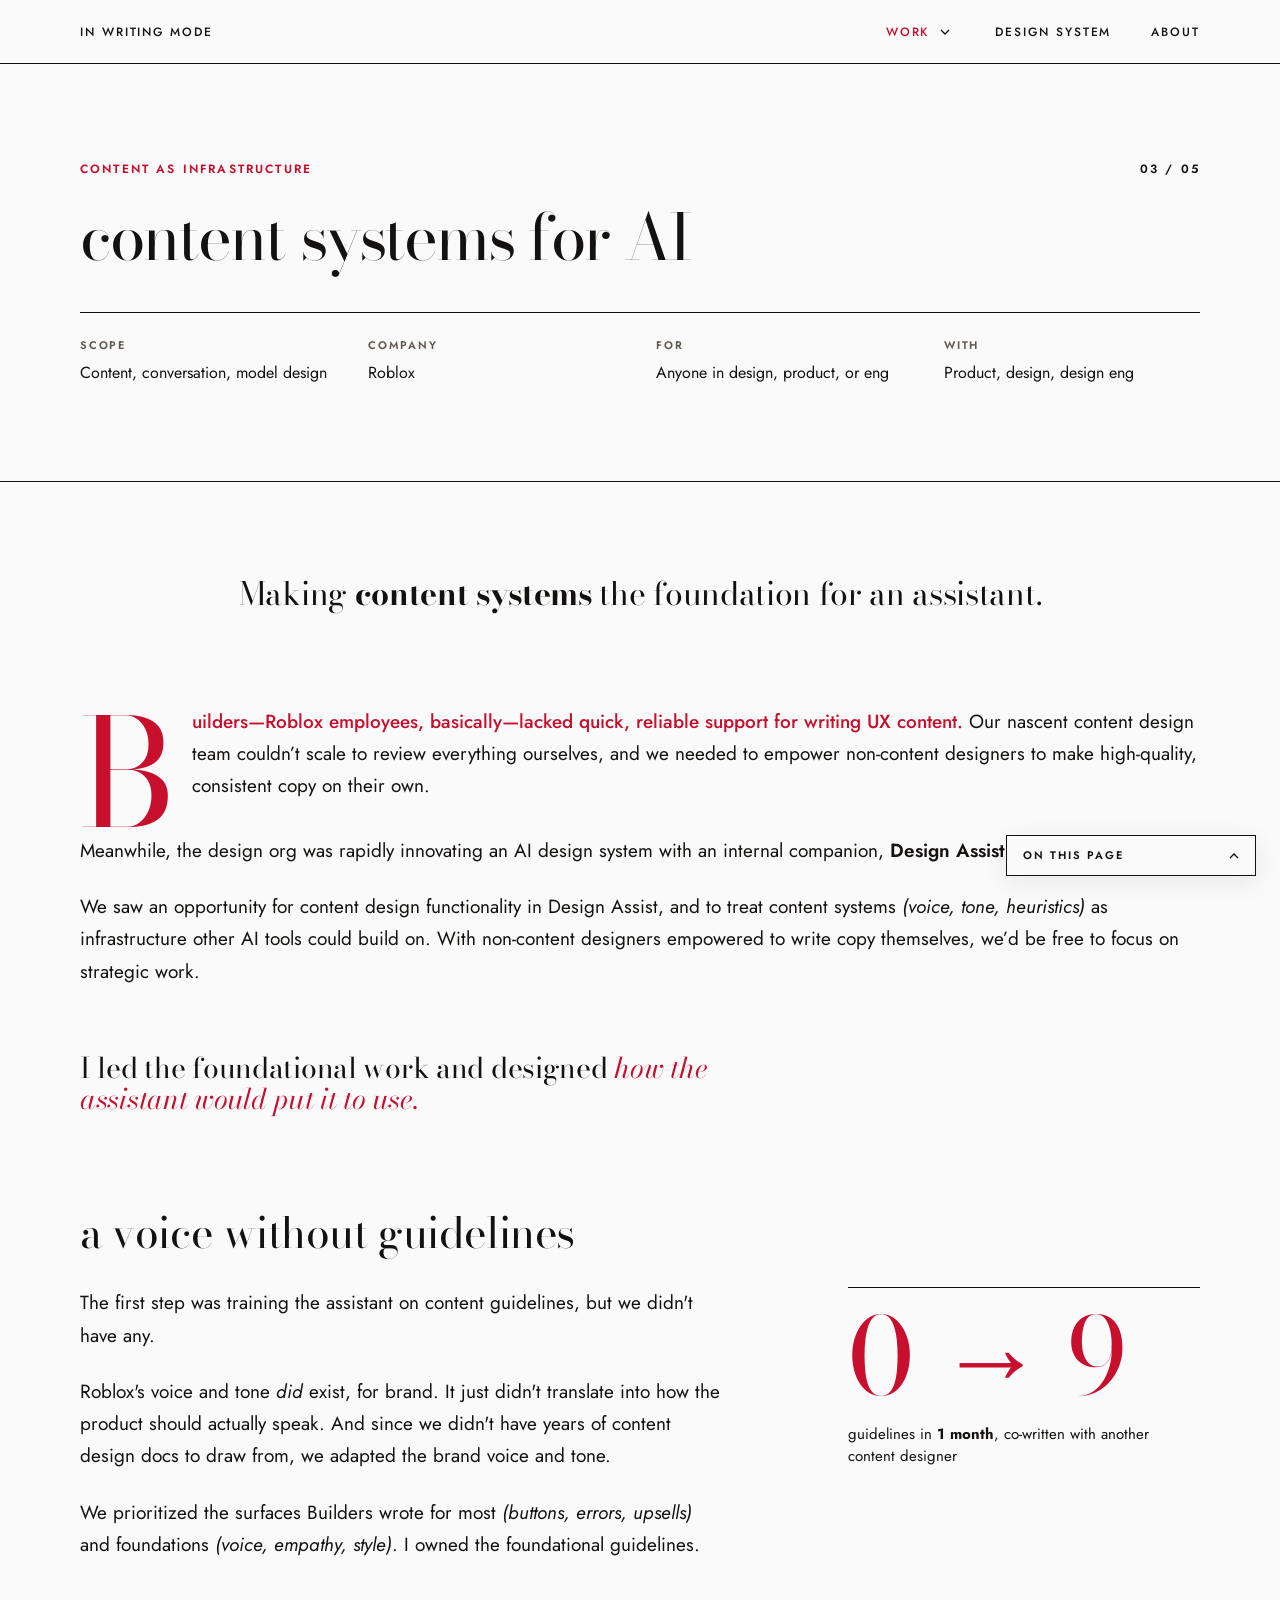
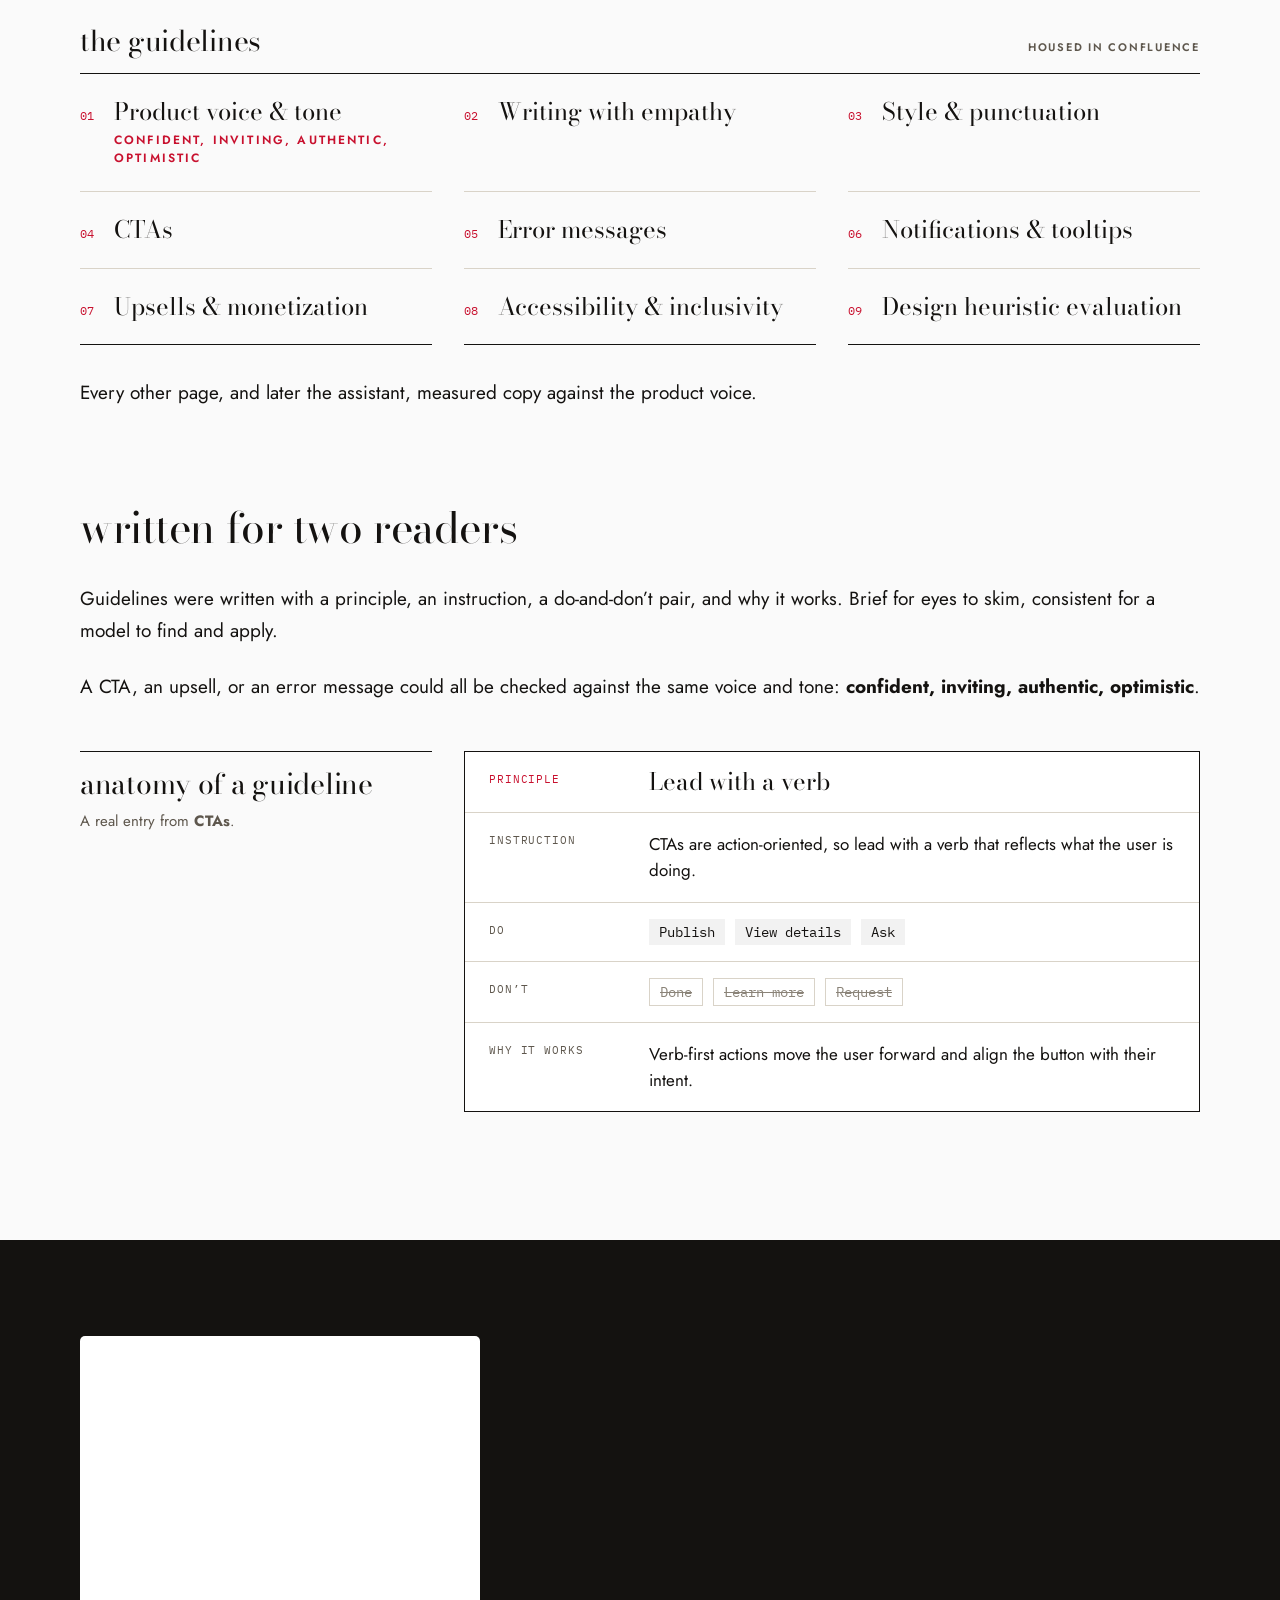
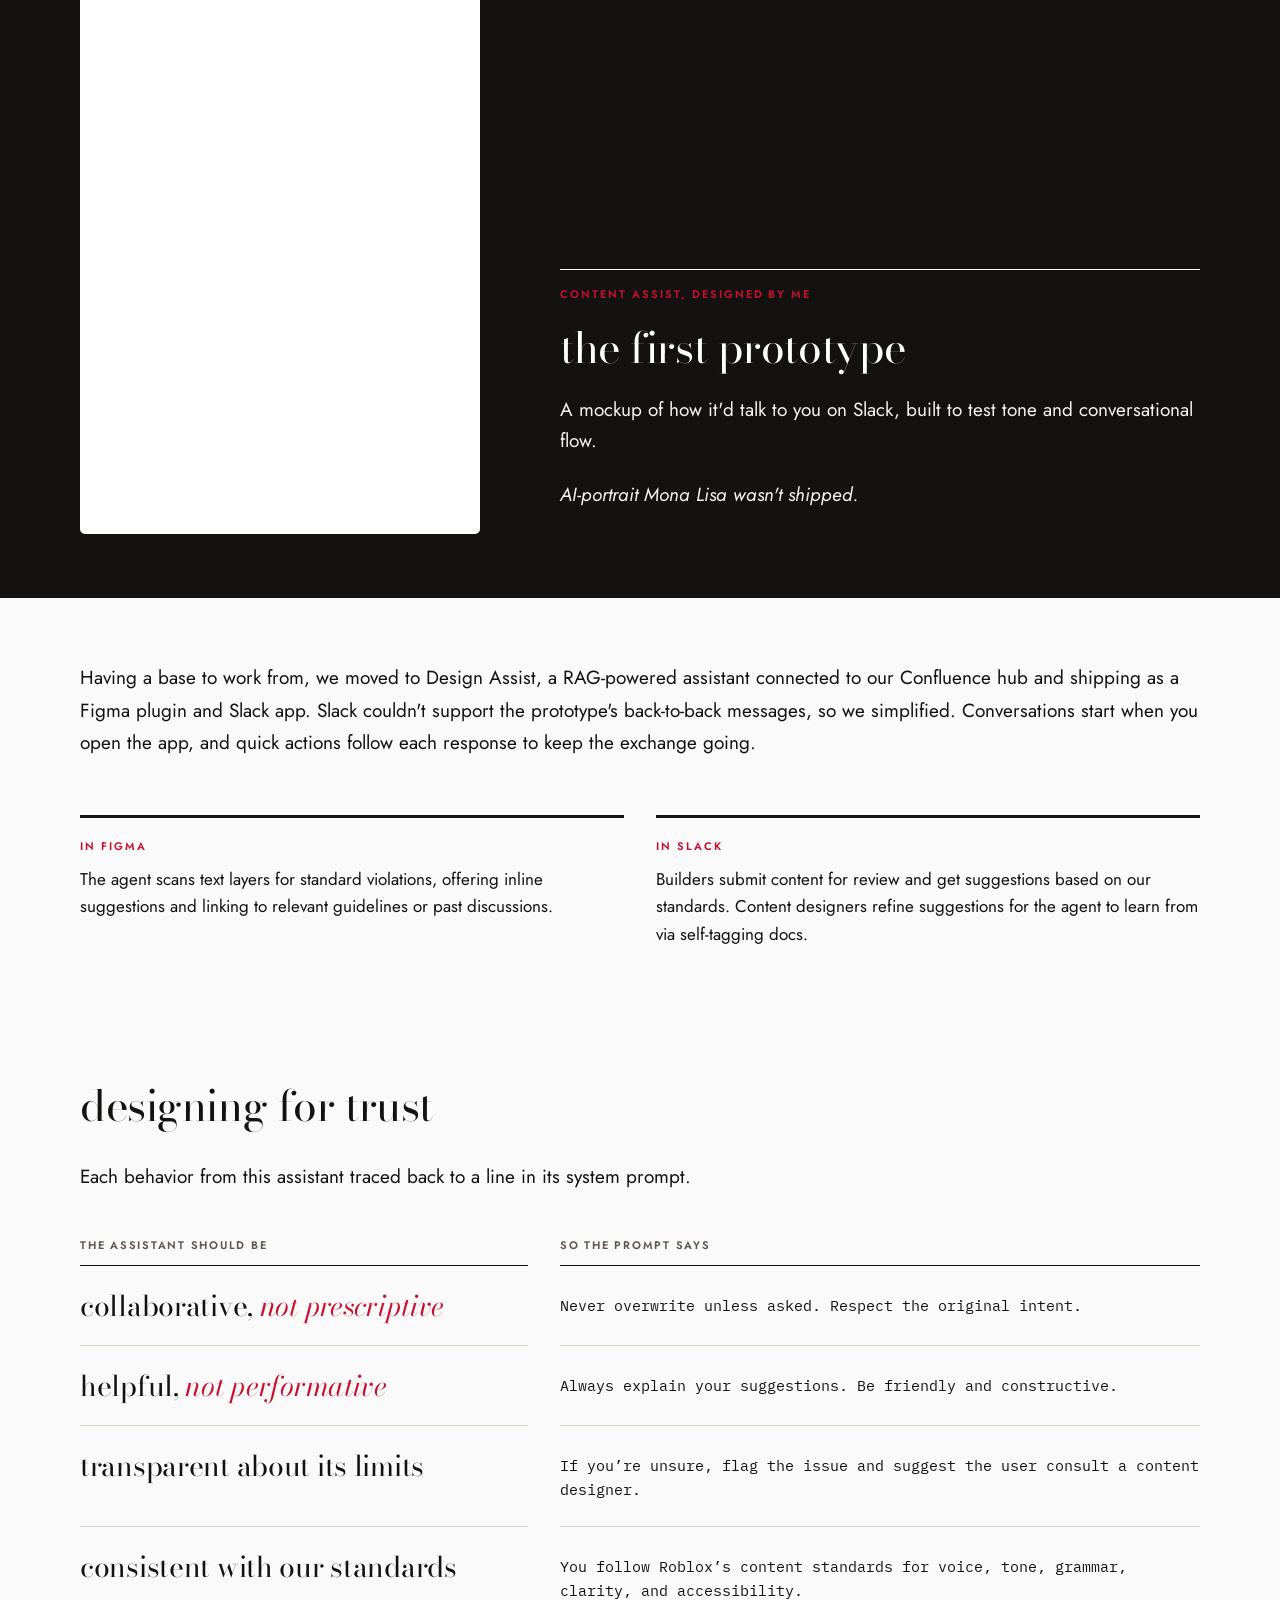
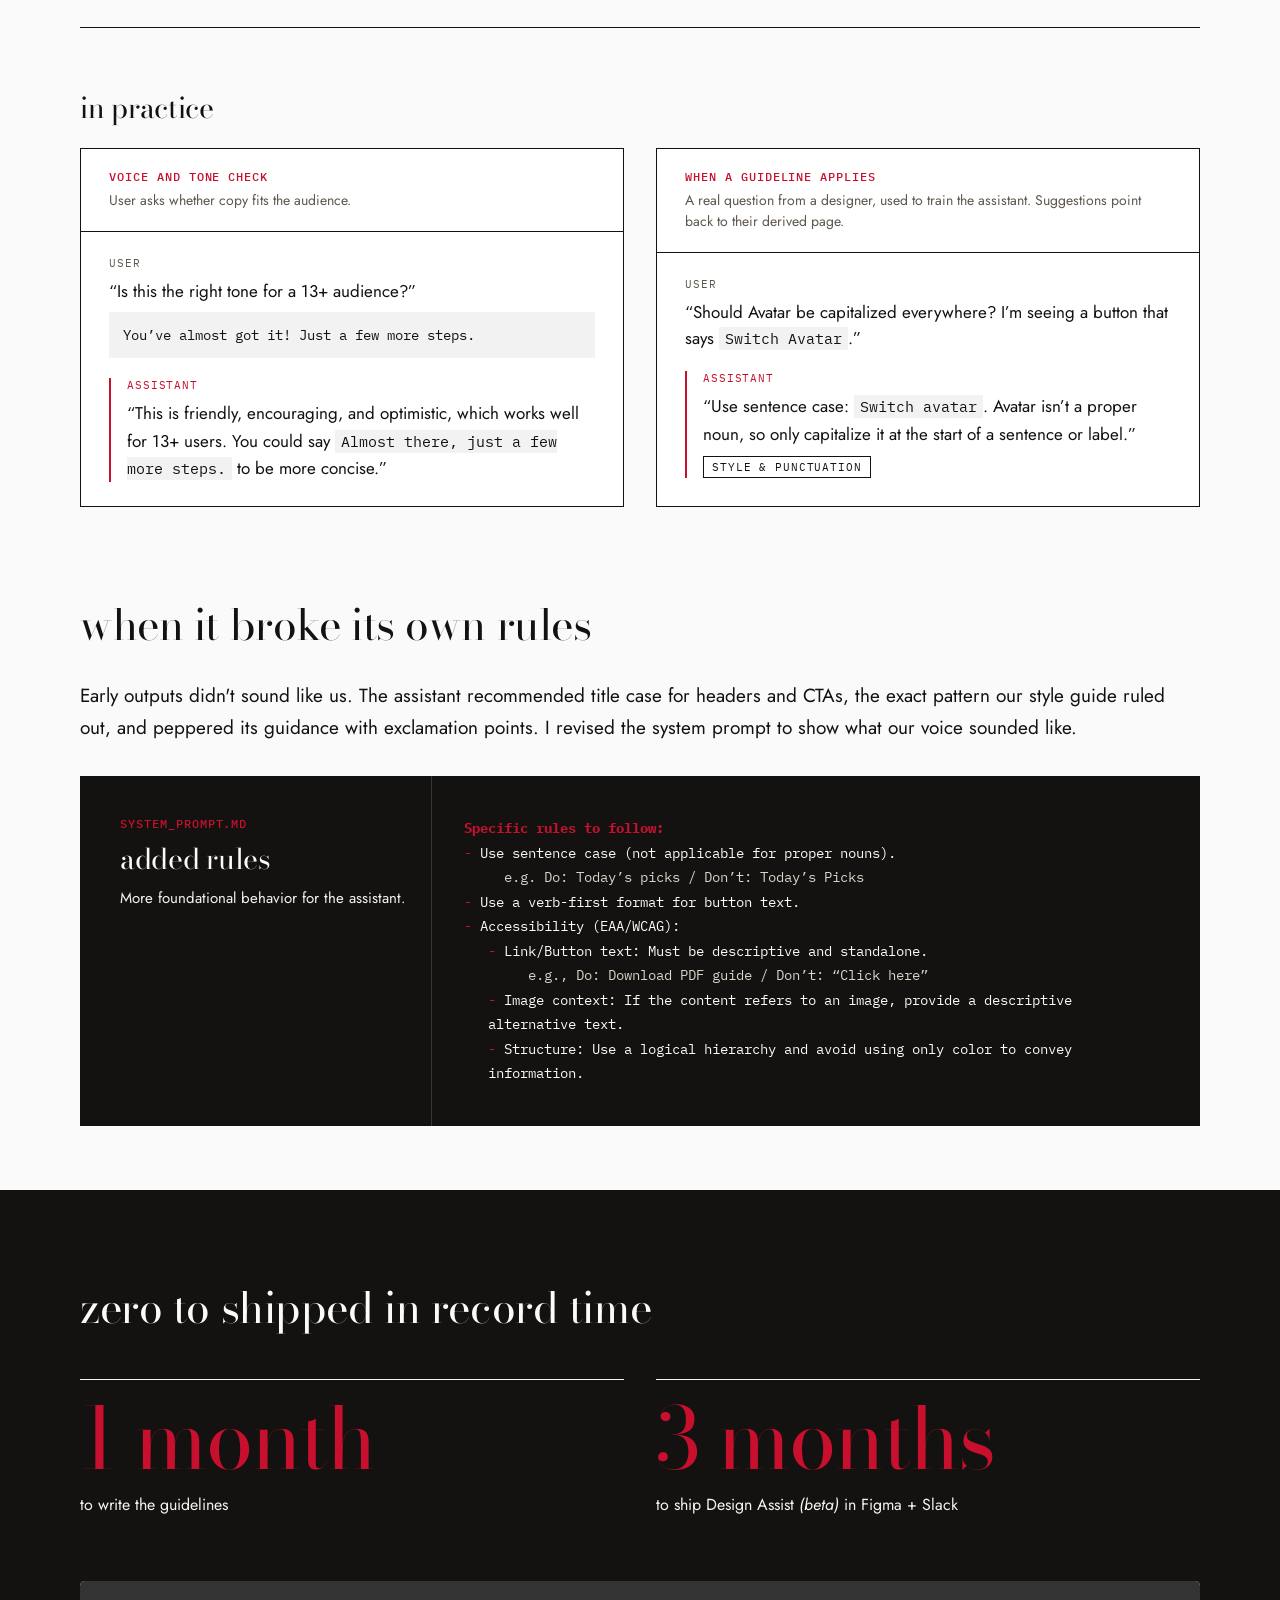
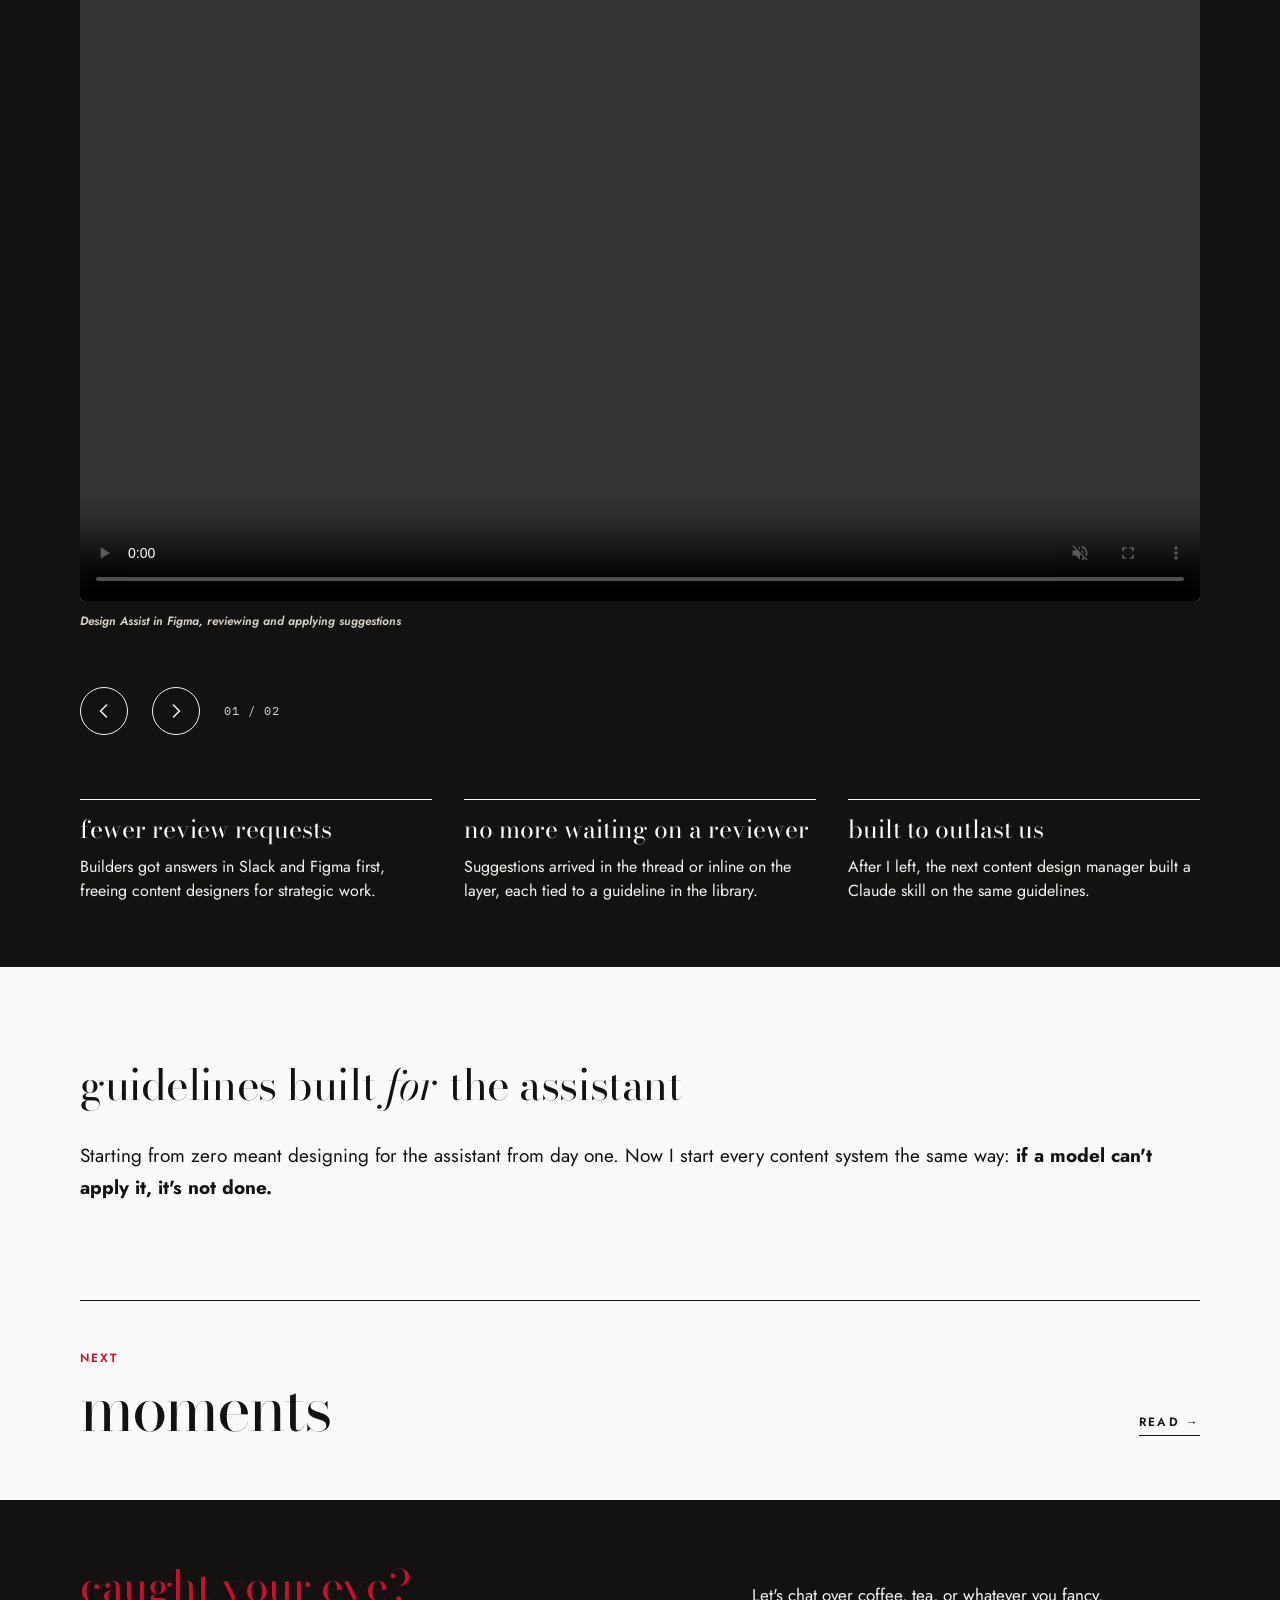
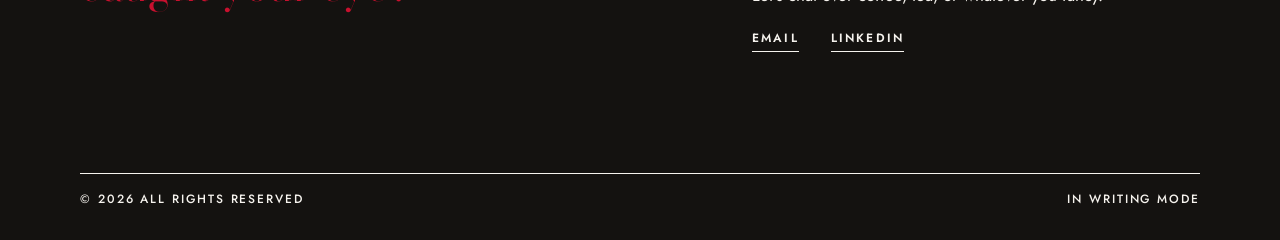
<file: work/ai-content-systems/index.html>
<!doctype html>
<html lang="en">
<head>
<meta charset="utf-8">
<meta name="viewport" content="width=device-width, initial-scale=1">
<title>content systems for AI — in writing mode</title>
<meta name="description" content="Roblox’s voice, content, and style guidelines, written in one month and turned into Design Assist, an AI content assistant for Figma and Slack, in three.">
<link rel="canonical" href="https://inwritingmode.com/work/ai-content-systems/">
<meta property="og:type" content="article">
<meta property="og:site_name" content="in writing mode">
<meta property="og:title" content="content systems for AI — in writing mode">
<meta property="og:description" content="Roblox’s voice, content, and style guidelines, written in one month and turned into Design Assist, an AI content assistant for Figma and Slack, in three.">
<meta property="og:url" content="https://inwritingmode.com/work/ai-content-systems/">
<meta property="og:image" content="https://inwritingmode.com/images/systems-design-assist-slack.png">
<meta property="og:locale" content="en_US">
<meta name="twitter:card" content="summary_large_image">
<meta name="twitter:title" content="content systems for AI — in writing mode">
<meta name="twitter:description" content="Roblox’s voice, content, and style guidelines, written in one month and turned into Design Assist, an AI content assistant for Figma and Slack, in three.">
<meta name="twitter:image" content="https://inwritingmode.com/images/systems-design-assist-slack.png">
<link rel="icon" href="/favicon.ico" sizes="any">
<link rel="icon" type="image/png" sizes="32x32" href="/images/favicon-32.png">
<link rel="icon" type="image/png" sizes="512x512" href="/images/favicon-512.png">
<link rel="apple-touch-icon" href="/images/favicon-180.png">
<meta name="theme-color" content="#141210">
<link rel="preconnect" href="https://fonts.googleapis.com">
<link rel="preconnect" href="https://fonts.gstatic.com" crossorigin>
<link rel="stylesheet" href="https://fonts.googleapis.com/css2?family=Bodoni+Moda:ital,opsz,wght@0,6..96,400;0,6..96,500;0,6..96,700;1,6..96,400;1,6..96,700&family=Jost:ital,wght@0,300;0,400;0,500;0,600;1,400;1,600&family=IBM+Plex+Mono:wght@400;500&display=swap">
<link rel="stylesheet" href="/assets/site.css">
<script src="/assets/site.js" defer></script>
</head>
<body data-page="ai-content-systems" data-case>
<a class="skip-link" href="#content">Skip to content</a>

<nav class="site-nav" id="site-nav" aria-label="Primary">
  <a href="/" class="brand" aria-label="In Writing Mode, home"><span class="brand-full">In Writing Mode</span><span class="brand-short" aria-hidden="true">S<span style="color: #C8102E">.</span></span></a>
  <ul>
    <li class="nav-work" id="nav-work">
      <a href="/#work" aria-current="page">Work</a>
      <button class="nav-caret" type="button" aria-expanded="false" aria-controls="nav-menu" aria-label="Case studies"><svg width="10" height="6" viewBox="0 0 10 6" fill="none" aria-hidden="true"><path d="M1 1l4 4 4-4" stroke="currentColor" stroke-width="1.3"/></svg></button>
      <ul class="nav-menu" id="nav-menu">
        <li><a href="/work/weekly-job-summary/"><span class="nm-n">01</span><span class="nm-t">Weekly job summary</span></a></li>
        <li><a href="/work/trusted-friends/"><span class="nm-n">02</span><span class="nm-t">Trusted friends</span></a></li>
        <li><a href="/work/ai-content-systems/" aria-current="page"><span class="nm-n">03</span><span class="nm-t">Content systems for AI</span></a></li>
        <li><a href="/work/moments/"><span class="nm-n">04</span><span class="nm-t">Moments</span></a></li>
        <li><a href="/work/qualtrics-assist/"><span class="nm-n">05</span><span class="nm-t">Qualtrics Assist</span></a></li>
      </ul>
    </li>
    <li><a href="/design-system/">Design system</a></li>
    <li><a href="/about/">About</a></li>
  </ul>
</nav>

<div id="content" tabindex="-1">
<main class="page is-entering" id="page-ai-content-systems" style="background: #FAFAFA">




<!-- ========== HERO ========== -->
<section style="flex-shrink: 0; padding: calc(96px * var(--vy)) var(--gx) 0 var(--gx); display: flex; flex-direction: column; padding-bottom: calc(96px * var(--vy)); border-style: solid; border-color: #141413; border-top-width: 0px; border-right-width: 0px; border-bottom-width: 1px; border-left-width: 0px; padding-top: calc(96px * var(--vy))">
<div style="display: flex; justify-content: space-between; font-size: 12px; font-weight: 600; letter-spacing: 0.18em; text-transform: uppercase">
<div style="color: #C8102E">CONTENT AS INFRASTRUCTURE</div>
<div>03 / 05</div>
</div>
<h1 style="margin: 32px 0 0 0; font-family: 'Didot', 'Bodoni Moda', 'Bodoni 72', serif; font-weight: 400; font-size: clamp(35px, 5.000vw, 72px); line-height: 0.85; letter-spacing: -0.03em">content systems for AI</h1>
<div style="margin-top: calc(48px * var(--vy)); padding-top: 24px; border-top: 1px solid #141210">
<dl style="margin: 0 0 0 0; display: grid; grid-template-columns: repeat(4, minmax(0, 1fr)); column-gap: 32px">
<div style="display: flex; flex-direction: column; gap: 8px"><dt style="font-size: 11px; text-transform: uppercase; color: #5E574D; font-weight: 600; letter-spacing: 0.16em">SCOPE</dt><dd style="margin: 0 0 0 0; font-size: 16px; line-height: 1.45">Content, conversation, model design</dd></div>
<div style="display: flex; flex-direction: column; gap: 8px"><dt style="font-size: 11px; text-transform: uppercase; color: #5E574D; font-weight: 600; letter-spacing: 0.16em">Company</dt><dd style="margin: 0 0 0 0; font-size: 16px; line-height: 1.45">Roblox</dd></div>
<div style="display: flex; flex-direction: column; gap: 8px"><dt style="font-size: 11px; text-transform: uppercase; color: #5E574D; font-weight: 600; letter-spacing: 0.16em">For</dt><dd style="margin: 0 0 0 0; font-size: 16px; line-height: 1.45">Anyone in design, product, or eng</dd></div>
<div style="display: flex; flex-direction: column; gap: 8px"><dt style="font-size: 11px; text-transform: uppercase; color: #5E574D; font-weight: 600; letter-spacing: 0.16em">With</dt><dd style="margin: 0 0 0 0; font-size: 16px; line-height: 1.45">Product, design, design eng</dd></div>
</dl>
</div>

</section>

<!-- ========== THE QUESTION ========== -->
<section style="flex-shrink: 0; padding: calc(60px * var(--vy)) var(--gx) calc(60px * var(--vy)) var(--gx); padding-top: calc(96px * var(--vy)); padding-bottom: calc(96px * var(--vy))">
<h2 style="margin: 0 0 0 0; font-family: 'Didot', 'Bodoni Moda', 'Bodoni 72', serif; font-weight: 400; text-align: center; font-size: clamp(24px, 2.500vw, 36px); line-height: 1; letter-spacing: -0.01em">Making&nbsp;<b>content systems</b>&nbsp;the foundation for an assistant.</h2>
</section>

<!-- ========== OPENING (drop cap) ========== -->
<section style="flex-shrink: 0; padding: calc(64px * var(--vy)) var(--gx) 0 var(--gx); display: flex; flex-direction: column; gap: 24px; font-size: 19px; line-height: 1.7; padding-top: 0px">
<p style="margin: 0 0 0 0; width: 1280px; max-width: calc(100vw - 2 * var(--gx))"><span style="float: left; font-family: Didot, 'Bodoni Moda', 'Bodoni 72', serif; font-size: clamp(81px, 11.667vw, 168px); line-height: 0.74; padding: 12px 18px 0px 0px; color: rgb(200, 16, 46)">B</span><span style="font-weight: 500; color: rgb(200, 16, 46)">uilders—Roblox employees, basically—lacked quick, reliable support for writing UX content.</span> Our nascent content design team couldn’t scale to review everything ourselves, and we needed to empower non-content designers to make high-quality, consistent copy on their own.<br><br>Meanwhile, the design org was rapidly innovating an AI design system with an internal companion, <span style="font-weight: 600">Design Assist</span>, for Figma and Slack.</p>
<p style="margin: 0 0 0 0; width: 1280px; max-width: calc(100vw - 2 * var(--gx))">We saw an opportunity for content design functionality in Design Assist, and to treat content systems <i>(voice, tone, heuristics)</i> as infrastructure other AI tools could build on. With non-content designers empowered to write copy themselves, we’d be free to focus on strategic work.</p>
</section>

<!-- ========== ROLE ========== -->
<section style="flex-shrink: 0; padding: calc(64px * var(--vy)) var(--gx) 0 var(--gx)">
<p style="margin: 0 0 0 0; font-family: 'Didot', 'Bodoni Moda', 'Bodoni 72', serif; font-weight: 400; max-width: min(640px, 100%); width: 764px; font-size: clamp(24px, 2.222vw, 32px); line-height: 1.1; letter-spacing: -0.01em">I led the foundational work and designed <span style="font-style: italic; color: rgb(200, 16, 46)">how the assistant would put it to use.</span></p>
</section>


<!-- ========== A VOICE, BUT NO GUIDELINES ========== -->


<!-- ========== WRITTEN FOR TWO READERS ========== -->
<section style="flex-shrink: 0; padding: calc(100px * var(--vy)) var(--gx) 0 var(--gx); display: grid; grid-template-columns: repeat(12, minmax(0, 1fr)); column-gap: 32px; align-items: start; padding-top: calc(96px * var(--vy))">
<h2 style="grid-column: 1 / -1; margin: 0 0 40px 0; font-family: 'Didot', 'Bodoni Moda', 'Bodoni 72', serif; font-weight: 400; margin-bottom: 32px; font-size: clamp(24px, 3.333vw, 48px); line-height: 1.05; letter-spacing: -0.01em">a voice without guidelines</h2>
<div style="grid-column: 1 / span 7; display: flex; flex-direction: column; gap: 24px; font-size: 19px; line-height: 1.7">
<p style="margin: 0 0 0 0">The first step was training the assistant on content guidelines, but we didn't have any.</p>

<p style="margin: 0 0 0 0">Roblox's voice and tone <i>did</i>&nbsp;exist, for brand.&nbsp;It just didn't translate into how the product should actually speak. And since we didn't have years of content design docs to draw from, we adapted the brand voice and tone.</p>
<p style="margin: 0 0 0 0">We prioritized the surfaces Builders wrote for most <i>(buttons, errors, upsells)</i> and foundations <i>(voice, empathy, style)</i>. I owned the foundational guidelines.</p>

</div>
<aside style="grid-column: 9 / span 4; border-top: 1px solid #141210; padding-top: 16px; display: flex; flex-direction: column; gap: 12px">
<div style="font-family: 'Didot', 'Bodoni Moda', 'Bodoni 72', serif; color: #C8102E; font-size: clamp(58px, 8.333vw, 120px); line-height: 1; letter-spacing: -0.015em">0 → 9</div>
<div style="font-size: 15px; line-height: 1.5">guidelines in <b>1 month</b>, co-written with another content designer</div>
</aside>

<!-- The library, as a contents page -->
<div style="grid-column: 1 / -1; margin-top: calc(64px * var(--vy)); display: flex; justify-content: space-between; align-items: baseline; border-bottom: 1px solid #141210; padding-bottom: 16px">
<div style="font-family: 'Didot', 'Bodoni Moda', 'Bodoni 72', serif; font-size: clamp(24px, 2.222vw, 32px); line-height: 1.1; letter-spacing: -0.01em">the guidelines</div>
<div style="font-size: 11px; text-transform: uppercase; color: #5E574D; font-weight: 600; letter-spacing: 0.16em">HOUSED IN CONFLUENCE</div>
</div>
<div style="grid-column: 1 / -1; display: grid; grid-template-columns: repeat(3, minmax(0, 1fr)); column-gap: 32px">
<div style="padding: 24px 0 24px 0; border-bottom: 1px solid #D9D3C8; display: flex; gap: 20px; align-items: baseline"><div style="font-family: 'IBM Plex Mono', 'SF Mono', Menlo, monospace; font-size: 12px; color: #C8102E">01</div><div style="display: flex; flex-direction: column; gap: 6px"><div style="font-family: 'Didot', 'Bodoni Moda', 'Bodoni 72', serif; font-size: 24px; line-height: 1.15">Product voice &amp; tone</div><div style="font-size: 12px; font-weight: 600; text-transform: uppercase; color: #C8102E; letter-spacing: 0.18em">CONFIDENT, INVITING, AUTHENTIC, OPTIMISTIC</div></div></div>
<div style="padding: 24px 0 24px 0; border-bottom: 1px solid #D9D3C8; display: flex; gap: 20px; align-items: baseline"><div style="font-family: 'IBM Plex Mono', 'SF Mono', Menlo, monospace; font-size: 12px; color: #C8102E">02</div><div style="font-family: 'Didot', 'Bodoni Moda', 'Bodoni 72', serif; font-size: 24px; line-height: 1.15">Writing with empathy</div></div>
<div style="padding: 24px 0 24px 0; border-bottom: 1px solid #D9D3C8; display: flex; gap: 20px; align-items: baseline"><div style="font-family: 'IBM Plex Mono', 'SF Mono', Menlo, monospace; font-size: 12px; color: #C8102E">03</div><div style="font-family: 'Didot', 'Bodoni Moda', 'Bodoni 72', serif; font-size: 24px; line-height: 1.15">Style &amp; punctuation</div></div>
<div style="padding: 24px 0 24px 0; border-bottom: 1px solid #D9D3C8; display: flex; gap: 20px; align-items: baseline"><div style="font-family: 'IBM Plex Mono', 'SF Mono', Menlo, monospace; font-size: 12px; color: #C8102E">04</div><div style="font-family: 'Didot', 'Bodoni Moda', 'Bodoni 72', serif; font-size: 24px; line-height: 1.15">CTAs</div></div>
<div style="padding: 24px 0 24px 0; border-bottom: 1px solid #D9D3C8; display: flex; gap: 20px; align-items: baseline"><div style="font-family: 'IBM Plex Mono', 'SF Mono', Menlo, monospace; font-size: 12px; color: #C8102E">05</div><div style="font-family: 'Didot', 'Bodoni Moda', 'Bodoni 72', serif; font-size: 24px; line-height: 1.15">Error messages</div></div>
<div style="padding: 24px 0 24px 0; border-bottom: 1px solid #D9D3C8; display: flex; gap: 20px; align-items: baseline"><div style="font-family: 'IBM Plex Mono', 'SF Mono', Menlo, monospace; font-size: 12px; color: #C8102E">06</div><div style="font-family: 'Didot', 'Bodoni Moda', 'Bodoni 72', serif; font-size: 24px; line-height: 1.15">Notifications &amp; tooltips</div></div>
<div style="padding: 24px 0 24px 0; border-bottom: 1px solid #141210; display: flex; gap: 20px; align-items: baseline"><div style="font-family: 'IBM Plex Mono', 'SF Mono', Menlo, monospace; font-size: 12px; color: #C8102E">07</div><div style="font-family: 'Didot', 'Bodoni Moda', 'Bodoni 72', serif; font-size: 24px; line-height: 1.15">Upsells &amp; monetization</div></div>
<div style="padding: 24px 0 24px 0; border-bottom: 1px solid #141210; display: flex; gap: 20px; align-items: baseline"><div style="font-family: 'IBM Plex Mono', 'SF Mono', Menlo, monospace; font-size: 12px; color: #C8102E">08</div><div style="font-family: 'Didot', 'Bodoni Moda', 'Bodoni 72', serif; font-size: 24px; line-height: 1.15">Accessibility &amp; inclusivity</div></div>
<div style="padding: 24px 0 24px 0; border-bottom: 1px solid #141210; display: flex; gap: 20px; align-items: baseline"><div style="font-family: 'IBM Plex Mono', 'SF Mono', Menlo, monospace; font-size: 12px; color: #C8102E">09</div><div style="font-family: 'Didot', 'Bodoni Moda', 'Bodoni 72', serif; font-size: 24px; line-height: 1.15">Design heuristic evaluation</div></div>
</div>

<!-- CIAO spread -->

<p style="grid-column: 1 / span 7; margin: 32px 0 0 0; font-size: 19px; line-height: 1.7; width: 1252px; max-width: calc(100vw - 2 * var(--gx))">Every other page, and later the assistant, measured copy against the product voice.</p>
</section><section style="flex-shrink: 0; padding: calc(100px * var(--vy)) var(--gx) 0 var(--gx); display: grid; grid-template-columns: repeat(12, minmax(0, 1fr)); column-gap: 32px; align-items: start; padding-top: calc(96px * var(--vy))">
<h2 style="grid-column: 1 / -1; margin: 0 0 40px 0; font-family: 'Didot', 'Bodoni Moda', 'Bodoni 72', serif; font-weight: 400; margin-bottom: 32px; font-size: clamp(24px, 3.333vw, 48px); line-height: 1.05; letter-spacing: -0.01em">written for two readers</h2>
<p style="grid-column: 1; margin: 0 0 0 0; font-size: 19px; line-height: 1.7; width: 1280px; max-width: calc(100vw - 2 * var(--gx))">Guidelines were written with a principle, an instruction, a do-and-don’t pair, and why it works. Brief for eyes to skim, consistent for a model to find and apply.</p>
<p style="grid-column: 1; margin: 24px 0 0 0; font-size: 19px; line-height: 1.7; width: 1280px; max-width: calc(100vw - 2 * var(--gx)); margin-top: 24px">A CTA, an upsell, or an error message could all be checked against the same voice and tone: <b>confident, inviting, authentic, optimistic</b>.</p>

<!-- Anatomy of a guideline (real entry from the CTAs page) -->
<div style="grid-column: 1 / span 4; margin-top: calc(48px * var(--vy)); border-top: 1px solid #141210; padding-top: 16px; display: flex; flex-direction: column; gap: 10px">
<div style="font-family: 'Didot', 'Bodoni Moda', 'Bodoni 72', serif; font-size: clamp(24px, 2.222vw, 32px); line-height: 1.1; letter-spacing: -0.01em">anatomy of a guideline</div>
<div style="font-size: 15px; color: #5E574D; line-height: 1.5">A real entry from <b>CTAs</b>.</div>
</div>
<figure style="grid-column: 5 / span 8; margin: calc(64px * var(--vy)) 0 0 0; border: 1px solid #141210; display: grid; grid-template-columns: 160px minmax(0, 1fr); margin-top: calc(48px * var(--vy)); background-color: #ffffff">
<div style="padding: 20px 24px 20px 24px; border-bottom: 1px solid #D9D3C8; font-family: 'IBM Plex Mono', 'SF Mono', Menlo, monospace; font-size: 11px; letter-spacing: 0.08em; text-transform: uppercase; color: #C8102E">Principle</div>
<div style="padding: 16px 24px 16px 24px; border-bottom: 1px solid #D9D3C8; font-family: 'Didot', 'Bodoni Moda', 'Bodoni 72', serif; font-size: 24px; line-height: 1.15">Lead with a verb</div>
<div style="padding: 20px 24px 20px 24px; border-bottom: 1px solid #D9D3C8; font-family: 'IBM Plex Mono', 'SF Mono', Menlo, monospace; font-size: 11px; letter-spacing: 0.08em; text-transform: uppercase; color: #5E574D">Instruction</div>
<div style="padding: 18px 24px 18px 24px; border-bottom: 1px solid #D9D3C8; font-size: 17px; line-height: 1.55">CTAs are action-oriented, so lead with a verb that reflects what the user is doing.</div>
<div style="padding: 20px 24px 20px 24px; border-bottom: 1px solid #D9D3C8; font-family: 'IBM Plex Mono', 'SF Mono', Menlo, monospace; font-size: 11px; letter-spacing: 0.08em; text-transform: uppercase; color: #5E574D">Do</div>
<div style="padding: 16px 24px 16px 24px; border-bottom: 1px solid #D9D3C8; display: flex; gap: 10px; flex-wrap: wrap"><span style="font-family: 'IBM Plex Mono', 'SF Mono', Menlo, monospace; font-size: 14px; background: rgb(242, 242, 242); padding: 4px 10px 4px 10px">Publish</span><span style="font-family: 'IBM Plex Mono', 'SF Mono', Menlo, monospace; font-size: 14px; background: rgb(242, 242, 242); padding: 4px 10px 4px 10px">View details</span><span style="font-family: 'IBM Plex Mono', 'SF Mono', Menlo, monospace; font-size: 14px; background: rgb(242, 242, 242); padding: 4px 10px 4px 10px">Ask</span></div>
<div style="padding: 20px 24px 20px 24px; border-bottom: 1px solid #D9D3C8; font-family: 'IBM Plex Mono', 'SF Mono', Menlo, monospace; font-size: 11px; letter-spacing: 0.08em; text-transform: uppercase; color: #5E574D">Don’t</div>
<div style="padding: 16px 24px 16px 24px; border-bottom: 1px solid #D9D3C8; display: flex; gap: 10px; flex-wrap: wrap"><span style="font-family: 'IBM Plex Mono', 'SF Mono', Menlo, monospace; font-size: 14px; color: rgb(138, 131, 120); text-decoration: line-through; padding: 4px 10px 4px 10px; border: 1px solid rgb(217, 211, 200)">Done</span><span style="font-family: 'IBM Plex Mono', 'SF Mono', Menlo, monospace; font-size: 14px; color: rgb(138, 131, 120); text-decoration: line-through; padding: 4px 10px 4px 10px; border: 1px solid rgb(217, 211, 200)">Learn more</span><span style="font-family: 'IBM Plex Mono', 'SF Mono', Menlo, monospace; font-size: 14px; color: rgb(138, 131, 120); text-decoration: line-through; padding: 4px 10px 4px 10px; border: 1px solid rgb(217, 211, 200)">Request</span></div>
<div style="padding: 20px 24px 20px 24px; font-family: 'IBM Plex Mono', 'SF Mono', Menlo, monospace; font-size: 11px; letter-spacing: 0.08em; text-transform: uppercase; color: #5E574D">Why it works</div>
<div style="padding: 18px 24px 18px 24px; font-size: 17px; line-height: 1.55">Verb-first actions move the user forward and align the button with their intent.</div>
</figure>


<figure style="grid-column: 1 / -1; margin: calc(64px * var(--vy)) 0 0 0; display: flex; flex-direction: column; gap: 12px">


</figure>

</section>

<!-- ========== FROM LIBRARY TO ASSISTANT ========== -->


<!-- ========== FROM STANDARDS TO PROMPT ========== -->


<!-- ========== MONA LISA FEATURE (dark band) ========== -->
<section style="flex-shrink: 0; margin-top: calc(64px * var(--vy)); padding: calc(100px * var(--vy)) var(--gx) calc(100px * var(--vy)) var(--gx); color: #FFFFFF; display: grid; grid-template-columns: repeat(12, minmax(0, 1fr)); column-gap: 32px; align-items: end; background-color: #141210; padding-top: calc(96px * var(--vy)); padding-bottom: calc(64px * var(--vy))">
<figure style="grid-column: 1 / span 5; margin: 0 0 0 0">
<video src="/images/systems-mona-lisa.mp4" autoplay="" muted="" loop="" playsinline="" aria-label="Screen recording of the Mona Lisa prototype: a designer pastes text, picks Check grammar, and Content Assist returns a revised version." style="display: block; width: 400px; max-width: 100%; height: 798px; object-fit: cover; background: #FFFFFF; border-radius: 5px"></video>
</figure>
<div style="grid-column: 6 / span 7; border-top: 1px solid #FFFFFF; padding-top: 16px; display: flex; flex-direction: column; gap: 24px; border-color: #f6f3ee">
<div style="font-size: 11px; font-weight: 600; letter-spacing: 0.18em; text-transform: uppercase; color: #C8102E">CONTENT ASSIST, DESIGNED BY ME</div>
<p style="margin: 0 0 0 0; font-family: 'Didot', 'Bodoni Moda', 'Bodoni 72', serif; color: #FFFFFF; font-size: clamp(24px, 3.333vw, 48px); line-height: 1.05; letter-spacing: -0.01em">the first prototype</p>
<p style="margin: 0 0 0 0; font-size: 19px; line-height: 1.6; color: #f6f3ee">A mockup of how it'd talk to you on Slack, built to test tone and conversational flow.<br></p><p style="margin: 0 0 0 0; font-size: 19px; line-height: 1.6; color: #f6f3ee"><i>AI-portrait Mona Lisa wasn't shipped.</i></p>
<div style="display: flex; flex-direction: column; gap: 12px">


</div>
</div>


</section>

<section style="flex-shrink: 0; padding: 0 var(--gx) 0 var(--gx); display: grid; grid-template-columns: repeat(12, minmax(0, 1fr)); column-gap: 32px; align-items: start; padding-top: 0px">
<p style="margin: calc(64px * var(--vy)) 0 0 0; font-size: 19px; line-height: 1.7; width: 1280px; max-width: calc(100vw - 2 * var(--gx))">Having a base to work from, we moved to Design Assist, a RAG-powered assistant connected to our Confluence hub and shipping as a Figma plugin and Slack app. Slack couldn't support the prototype's back-to-back messages, so we simplified. Conversations start when you open the app, and quick actions follow each response to keep the exchange going.</p>
<div style="grid-column: 1 / span 6; margin-top: calc(56px * var(--vy)); border-top: 3px solid #141210; padding-top: 20px; display: flex; flex-direction: column; gap: 12px">
<div style="font-size: 11px; font-weight: 600; letter-spacing: 0.18em; text-transform: uppercase; color: #C8102E">IN FIGMA</div>
<p style="margin: 0 0 0 0; font-size: 17px; line-height: 1.6">The agent scans text layers for standard violations, offering inline suggestions and linking to relevant guidelines or past discussions.<br></p>
</div>
<div style="grid-column: 7 / span 6; margin-top: calc(56px * var(--vy)); border-top: 3px solid #141210; padding-top: 20px; display: flex; flex-direction: column; gap: 12px">
<div style="font-size: 11px; font-weight: 600; letter-spacing: 0.18em; text-transform: uppercase; color: #C8102E">IN SLACK</div>
<p style="margin: 0 0 0 0; font-size: 17px; line-height: 1.6">Builders submit content for review and get suggestions based on our standards. Content designers refine suggestions for the agent to learn from via self-tagging docs.</p>
</div>
<div style="grid-column: 1 / span 7; margin-top: 40px; display: flex; flex-direction: column; gap: 8px">


</div>
</section><section style="flex-shrink: 0; padding: calc(100px * var(--vy)) var(--gx) 0 var(--gx); display: grid; grid-template-columns: repeat(12, minmax(0, 1fr)); column-gap: 32px; align-items: start; padding-top: calc(96px * var(--vy))">
<h2 style="grid-column: 1 / -1; margin: 0 0 40px 0; font-family: 'Didot', 'Bodoni Moda', 'Bodoni 72', serif; font-weight: 400; margin-bottom: 32px; font-size: clamp(24px, 3.333vw, 48px); line-height: 1.05; letter-spacing: -0.01em">designing for trust</h2>
<p style="grid-column: 1 / span 7; margin: 0 0 0 0; font-size: 19px; line-height: 1.7; width: 1280px; max-width: calc(100vw - 2 * var(--gx))">Each behavior from this assistant traced back to a line in its system prompt.</p>

<!-- Principle → prompt mapping -->
<div style="grid-column: 1 / -1; margin-top: 32px; display: grid; grid-template-columns: repeat(12, minmax(0, 1fr)); column-gap: 32px; border-bottom: 1px solid #141210">
<div style="grid-column: 1 / span 5; padding: 12px 0 12px 0; border-bottom: 1px solid #141210; font-size: 11px; text-transform: uppercase; color: #5E574D; font-weight: 600; letter-spacing: 0.16em">The assistant should be</div>
<div style="grid-column: 6 / span 7; padding: 12px 0 12px 0; border-bottom: 1px solid #141210; font-size: 11px; text-transform: uppercase; color: #5E574D; font-weight: 600; letter-spacing: 0.16em">SO THE PROMPT SAYS</div>
<div style="grid-column: 1 / span 5; padding: 24px 0 24px 0; font-family: 'Didot', 'Bodoni Moda', 'Bodoni 72', serif; font-size: clamp(24px, 2.222vw, 32px); line-height: 1.1; letter-spacing: -0.01em">collaborative, <span style="font-style: italic; color: rgb(200, 16, 46)">not prescriptive</span></div>
<div style="grid-column: 6 / span 7; padding: 28px 0 24px 0; font-family: 'IBM Plex Mono', 'SF Mono', Menlo, monospace; font-size: 15px; line-height: 1.6">Never overwrite unless asked. Respect the original intent.</div>
<div style="grid-column: 1 / span 5; padding: 24px 0 24px 0; border-top: 1px solid #D9D3C8; font-family: 'Didot', 'Bodoni Moda', 'Bodoni 72', serif; font-size: clamp(24px, 2.222vw, 32px); line-height: 1.1; letter-spacing: -0.01em">helpful, <span style="font-style: italic; color: rgb(200, 16, 46)">not performative</span></div>
<div style="grid-column: 6 / span 7; padding: 28px 0 24px 0; border-top: 1px solid #D9D3C8; font-family: 'IBM Plex Mono', 'SF Mono', Menlo, monospace; font-size: 15px; line-height: 1.6">Always explain your suggestions. Be friendly and constructive.</div>
<div style="grid-column: 1 / span 5; padding: 24px 0 24px 0; border-top: 1px solid #D9D3C8; font-family: 'Didot', 'Bodoni Moda', 'Bodoni 72', serif; font-size: clamp(24px, 2.222vw, 32px); line-height: 1.1; letter-spacing: -0.01em">transparent about its limits</div>
<div style="grid-column: 6 / span 7; padding: 28px 0 24px 0; border-top: 1px solid #D9D3C8; font-family: 'IBM Plex Mono', 'SF Mono', Menlo, monospace; font-size: 15px; line-height: 1.6">If you’re unsure, flag the issue and suggest the user consult a content designer.</div>
<div style="grid-column: 1 / span 5; padding: 24px 0 24px 0; border-top: 1px solid #D9D3C8; font-family: 'Didot', 'Bodoni Moda', 'Bodoni 72', serif; font-size: clamp(24px, 2.222vw, 32px); line-height: 1.1; letter-spacing: -0.01em">consistent with our standards</div>
<div style="grid-column: 6 / span 7; padding: 28px 0 24px 0; border-top: 1px solid #D9D3C8; font-family: 'IBM Plex Mono', 'SF Mono', Menlo, monospace; font-size: 15px; line-height: 1.6">You follow Roblox’s content standards for voice, tone, grammar, clarity, and accessibility.</div>
</div>

<!-- Full system prompt -->


<!-- Example prompts -->

<div style="grid-column: 1 / -1; margin-top: calc(64px * var(--vy)); font-family: 'Didot', 'Bodoni Moda', 'Bodoni 72', serif; font-size: clamp(24px, 2.222vw, 32px); line-height: 1.1; letter-spacing: -0.01em">in practice</div>
<figure style="grid-column: 1 / span 6; margin: 24px 0 0 0; border: 1px solid #141210; display: flex; flex-direction: column; align-self: stretch; background-color: #ffffff">
<div style="padding: 20px 28px 20px 28px; border-bottom: 1px solid #141210; display: flex; flex-direction: column; gap: 6px">
<div style="font-family: 'IBM Plex Mono', 'SF Mono', Menlo, monospace; font-size: 12px; font-weight: 500; letter-spacing: 0.08em; text-transform: uppercase; color: #C8102E"><span style="letter-spacing: 0.96px">Voice and tone check</span></div>
<div style="font-size: 14px; line-height: 1.5; color: #5E574D">User asks whether copy fits the audience.</div>
</div>
<div style="padding: 24px 28px 24px 28px; display: flex; flex-direction: column; gap: 20px">
<div style="display: flex; flex-direction: column; gap: 8px">
<div style="font-family: 'IBM Plex Mono', 'SF Mono', Menlo, monospace; font-size: 11px; letter-spacing: 0.08em; text-transform: uppercase; color: #5E574D">User</div>
<div style="font-size: 17px; line-height: 1.55">“Is this the right tone for a 13+ audience?”</div>
<div style="font-family: 'IBM Plex Mono', 'SF Mono', Menlo, monospace; font-size: 14px; line-height: 1.6; background: #F2F2F2; padding: 12px 14px 12px 14px">You’ve almost got it! Just a few more steps.</div>
</div>
<div style="display: flex; flex-direction: column; gap: 8px; border-left: 2px solid #C8102E; padding-left: 16px">
<div style="font-family: 'IBM Plex Mono', 'SF Mono', Menlo, monospace; font-size: 11px; letter-spacing: 0.08em; text-transform: uppercase; color: #C8102E">Assistant</div>
<div style="font-size: 17px; line-height: 1.6">“This is friendly, encouraging, and optimistic, which works well for 13+ users. You could say <span style="font-family: 'IBM Plex Mono', 'SF Mono', Menlo, monospace; font-size: 15px; background: rgb(242, 242, 242); padding: 2px 6px 2px 6px">Almost there, just a few more steps.</span> to be more concise.”</div>
</div>
</div>
</figure>
<figure style="grid-column: 7 / span 6; margin: 24px 0 0 0; border: 1px solid #141210; display: flex; flex-direction: column; align-self: stretch; background-color: #ffffff">
<div style="padding: 20px 28px 20px 28px; border-bottom: 1px solid #141210; display: flex; flex-direction: column; gap: 6px">
<div style="font-family: 'IBM Plex Mono', 'SF Mono', Menlo, monospace; font-size: 12px; font-weight: 500; letter-spacing: 0.08em; text-transform: uppercase; color: #C8102E"><span style="letter-spacing: 0.96px">When a guideline applies</span></div>
<div style="font-size: 14px; line-height: 1.5; color: #5E574D">A real question from a designer, used to train the assistant. Suggestions point back to their derived page.</div>
</div>
<div style="padding: 24px 28px 24px 28px; display: flex; flex-direction: column; gap: 20px">
<div style="display: flex; flex-direction: column; gap: 8px">
<div style="font-family: 'IBM Plex Mono', 'SF Mono', Menlo, monospace; font-size: 11px; letter-spacing: 0.08em; text-transform: uppercase; color: #5E574D">User</div>
<div style="font-size: 17px; line-height: 1.55">“Should Avatar be capitalized everywhere? I’m seeing a button that says <span style="font-family: 'IBM Plex Mono', 'SF Mono', Menlo, monospace; font-size: 15px; background: rgb(242, 242, 242); padding: 2px 6px 2px 6px">Switch Avatar</span>.”</div>

</div>
<div style="display: flex; flex-direction: column; gap: 8px; border-left: 2px solid #C8102E; padding-left: 16px">
<div style="font-family: 'IBM Plex Mono', 'SF Mono', Menlo, monospace; font-size: 11px; letter-spacing: 0.08em; text-transform: uppercase; color: #C8102E">Assistant</div>
<div style="font-size: 17px; line-height: 1.6">“Use sentence case: <span style="font-family: 'IBM Plex Mono', 'SF Mono', Menlo, monospace; font-size: 15px; background: rgb(242, 242, 242); padding: 2px 6px 2px 6px">Switch avatar</span>. Avatar isn’t a proper noun, so only capitalize it at the start of a sentence or label.”</div><div style="display: flex; gap: 8px"><span style="font-family: 'IBM Plex Mono', 'SF Mono', Menlo, monospace; font-size: 11px; text-transform: uppercase; border: 1px solid rgb(20, 18, 16); padding: 3px 8px 3px 8px; letter-spacing: 0.08em">Style &amp; punctuation</span></div>
</div>
</div>
</figure>

</section><section style="flex-shrink: 0; padding: calc(100px * var(--vy)) var(--gx) 0 var(--gx); display: grid; grid-template-columns: repeat(12, minmax(0, 1fr)); column-gap: 32px; align-items: start; padding-top: calc(96px * var(--vy))">
<h2 style="grid-column: 1 / -1; margin: 0 0 40px 0; font-family: 'Didot', 'Bodoni Moda', 'Bodoni 72', serif; font-weight: 400; margin-bottom: 32px; font-size: clamp(24px, 3.333vw, 48px); line-height: 1.05; letter-spacing: -0.01em">when it broke its own rules</h2>
<p style="margin: 0 0 0 0; font-size: 19px; line-height: 1.7; width: 1280px; max-width: calc(100vw - 2 * var(--gx))">Early outputs didn't sound like us. The assistant recommended title case for headers and CTAs, the exact pattern our style guide ruled out, and peppered its guidance with exclamation points. I revised the system prompt to show what our voice sounded like.</p>

<!-- Principle → prompt mapping -->


<!-- Full system prompt -->
<figure style="grid-column: 1 / -1; margin: calc(56px * var(--vy)) 0 0 0; background: #141210; color: #F6F3EE; display: grid; grid-template-columns: repeat(12, minmax(0, 1fr)); column-gap: 32px; margin-top: 32px">
<div style="grid-column: 1 / span 4; padding: 40px 0 40px 40px; border-right: 1px solid #3A3531; display: flex; flex-direction: column; gap: 12px">
<div style="font-family: 'IBM Plex Mono', 'SF Mono', Menlo, monospace; font-size: 12px; font-weight: 500; letter-spacing: 0.08em; text-transform: uppercase; color: #C8102E">system_prompt.md</div>
<div style="font-family: 'Didot', 'Bodoni Moda', 'Bodoni 72', serif; color: #fafafa; font-size: clamp(24px, 2.222vw, 32px); line-height: 1.1; letter-spacing: -0.01em">added rules</div>
<div style="font-size: 15px; color: #f6f3ee; line-height: 1.5">More foundational behavior for the assistant.</div>
</div>
<div style="grid-column: 5 / span 8; padding: 40px 40px 40px 0; font-family: 'IBM Plex Mono', 'SF Mono', Menlo, monospace; font-size: 14px; line-height: 1.75; color: #E8E3DA; display: flex; flex-direction: column; gap: 18px">



<div style="display: flex; flex-direction: column; padding-top: 0px">
<div style="color: #C8102E"><b>Specific rules to follow:</b></div>
<div style="color: #fafafa; padding-left: 0px"><span style="color: #C8102E">-</span> Use sentence case (not applicable for proper nouns).</div>
<div style="color: #D9D3C8; padding-left: 40px">e.g. Do: Today’s picks / Don’t: Today’s Picks</div>
<div style="color: #fafafa; padding-left: 0px"><span style="color: rgb(200, 16, 46)">-</span> Use a verb-first format for button text.</div>

<div style="color: #fafafa; padding-left: 0px"><span style="color: #C8102E">-</span> Accessibility (EAA/WCAG):</div>
<div style="color: #fafafa; padding-left: 24px"><span style="color: #C8102E">-</span> Link/Button text: Must be descriptive and standalone.</div>
<div style="color: #D9D3C8; padding-left: 64px">e.g., Do: Download PDF guide / Don’t: “Click here”</div>
<div style="color: #fafafa; padding-left: 24px"><span style="color: #C8102E">-</span> Image context: If the content refers to an image, provide a descriptive alternative text.</div>
<div style="color: #fafafa; padding-left: 24px"><span style="color: #C8102E">-</span> Structure: Use a logical hierarchy and avoid using only color to convey information.</div>
</div>
</div>
</figure>


<!-- Example prompts -->




</section>

<!-- ========== RESULTS (dark) ========== -->
<section style="flex-shrink: 0; margin-top: calc(64px * var(--vy)); padding: calc(100px * var(--vy)) var(--gx) calc(100px * var(--vy)) var(--gx); background: #141210; color: #FFFFFF; display: grid; grid-template-columns: repeat(12, minmax(0, 1fr)); column-gap: 32px; align-items: start; padding-top: calc(96px * var(--vy)); padding-bottom: calc(64px * var(--vy))">
<h2 style="grid-column: 1 / -1; margin: 0 0 calc(48px * var(--vy)) 0; font-family: 'Didot', 'Bodoni Moda', 'Bodoni 72', serif; font-weight: 400; color: #fafafa; font-size: clamp(24px, 3.333vw, 48px); line-height: 1.05; letter-spacing: -0.01em">zero to shipped in record time</h2>
<div style="grid-column: 1 / span 6; border-top: 1px solid #FFFFFF; padding-top: 16px; display: flex; flex-direction: column; gap: 12px; border-color: #f6f3ee">
<div style="font-family: 'Didot', 'Bodoni Moda', 'Bodoni 72', serif; color: #C8102E; font-size: clamp(46px, 6.667vw, 96px); line-height: 1; letter-spacing: -0.015em">1 month</div>
<div style="font-size: 16px; line-height: 1.5; color: #f6f3ee">to write the guidelines</div>
</div>
<div style="grid-column: 7 / span 6; border-top: 1px solid #FFFFFF; padding-top: 16px; display: flex; flex-direction: column; gap: 12px; border-color: #f6f3ee">
<div style="font-family: 'Didot', 'Bodoni Moda', 'Bodoni 72', serif; color: #C8102E; font-size: clamp(46px, 6.667vw, 96px); line-height: 1; letter-spacing: -0.015em">3 months</div>
<div style="font-size: 16px; line-height: 1.5; color: #f6f3ee">to ship Design Assist <i>(beta)</i> in Figma + Slack</div>
</div>
<div style="grid-column: 1 / -1; margin: calc(72px * var(--vy)) 0 0 0; margin-top: calc(64px * var(--vy)); position: relative"><input type="radio" name="zs" id="zs1" class="zs-r" checked=""><input type="radio" name="zs" id="zs2" class="zs-r"><div class="zs-track" style="display: grid"><figure class="zs-s zs-s1" style="grid-area: 1 / 1; margin: 0 0 0 0; display: flex; flex-direction: column; gap: 12px"><video controls="" preload="metadata" src="/images/systems-design-assist-figma.mp4" muted="" playsinline="" aria-label="Screen recording of the Design Assist Figma plugin reviewing a removal toast: it flags the header, body, and button copy, suggests sentence case and a clearer reason, and applies each fix." style="display: block; width: 100%; height: auto; aspect-ratio: 1952 / 1080; background: #F2F2F2; border-radius: 5px"></video><figcaption style="font-size: 12px; font-weight: 600; line-height: 1.45; color: #d9d3c8"><i>Design Assist in Figma, reviewing and applying suggestions</i></figcaption></figure><figure class="zs-s zs-s2" style="grid-area: 1 / 1; margin: 0 0 0 0; display: flex; flex-direction: column; gap: 12px"><img loading="lazy" src="/images/systems-design-assist-slack.png" alt="Design Assist app in Slack answering a question about when to use a tooltip versus a coachmark." style="display: block; width: 100%; height: auto; aspect-ratio: 1728 / 994; background: #F2F2F2; border-radius: 5px"><figcaption style="font-size: 12px; font-weight: 600; line-height: 1.45; color: #d9d3c8"><i>Design Assist in Slack, answering a novice design question</i></figcaption></figure></div><div class="zs-nav zs-n1" style="align-items: center; gap: 24px; margin-top: 32px"><label for="zs2" class="zs-btn" role="button" aria-label="Previous slide"><svg width="20" height="20" viewBox="0 0 20 20" fill="none" aria-hidden="true"><path d="M12.5 4 6.5 10l6 6" stroke="currentColor" stroke-width="1.5" stroke-linecap="round" stroke-linejoin="round"></path></svg></label><label for="zs2" class="zs-btn" role="button" aria-label="Next slide"><svg width="20" height="20" viewBox="0 0 20 20" fill="none" aria-hidden="true"><path d="M7.5 4l6 6-6 6" stroke="currentColor" stroke-width="1.5" stroke-linecap="round" stroke-linejoin="round"></path></svg></label><span style="font-family: 'IBM Plex Mono', monospace; font-size: 12px; letter-spacing: 0.08em; color: #d9d3c8">01 / 02</span></div><div class="zs-nav zs-n2" style="align-items: center; gap: 24px; margin-top: 32px"><label for="zs1" class="zs-btn" role="button" aria-label="Previous slide"><svg width="20" height="20" viewBox="0 0 20 20" fill="none" aria-hidden="true"><path d="M12.5 4 6.5 10l6 6" stroke="currentColor" stroke-width="1.5" stroke-linecap="round" stroke-linejoin="round"></path></svg></label><label for="zs1" class="zs-btn" role="button" aria-label="Next slide"><svg width="20" height="20" viewBox="0 0 20 20" fill="none" aria-hidden="true"><path d="M7.5 4l6 6-6 6" stroke="currentColor" stroke-width="1.5" stroke-linecap="round" stroke-linejoin="round"></path></svg></label><span style="font-family: 'IBM Plex Mono', monospace; font-size: 12px; letter-spacing: 0.08em; color: #d9d3c8">02 / 02</span></div></div>
<div style="grid-column: 1 / -1; margin-top: calc(64px * var(--vy)); display: grid; grid-template-columns: repeat(3, minmax(0, 1fr)); column-gap: 32px">
<div style="border-top: 1px solid #FFFFFF; padding-top: 16px; display: flex; flex-direction: column; gap: 12px; border-color: #f6f3ee"><div style="font-family: 'Didot', 'Bodoni Moda', 'Bodoni 72', serif; color: #fafafa; font-size: clamp(24px, 1.944vw, 28px); line-height: 1.1">fewer review requests</div><div style="font-size: 16px; color: #f6f3ee; line-height: 1.5">Builders got answers in Slack and Figma first, freeing content designers for strategic work.</div></div>
<div style="border-top: 1px solid #FFFFFF; padding-top: 16px; display: flex; flex-direction: column; gap: 12px; border-color: #f6f3ee"><div style="font-family: 'Didot', 'Bodoni Moda', 'Bodoni 72', serif; color: #fafafa; font-size: clamp(24px, 1.944vw, 28px); line-height: 1.1">no more waiting on a reviewer</div><div style="font-size: 16px; color: #f6f3ee; line-height: 1.5">Suggestions arrived in the thread or inline on the layer, each tied to a guideline in the library.</div></div>
<div style="border-top: 1px solid #FFFFFF; padding-top: 16px; display: flex; flex-direction: column; gap: 12px; border-color: #f6f3ee"><div style="font-family: 'Didot', 'Bodoni Moda', 'Bodoni 72', serif; color: #fafafa; font-size: clamp(24px, 1.944vw, 28px); line-height: 1.1">built to outlast us</div><div style="font-size: 16px; color: #f6f3ee; line-height: 1.5">After I left, the next content design manager built a Claude skill on the same guidelines.</div></div>
</div>

</section>

<!-- ========== REFLECTION ========== -->
<section style="flex-shrink: 0; padding: calc(100px * var(--vy)) var(--gx) calc(100px * var(--vy)) var(--gx); display: grid; grid-template-columns: repeat(12, minmax(0, 1fr)); column-gap: 32px; align-items: start; padding-top: calc(96px * var(--vy)); padding-bottom: calc(96px * var(--vy))">
<h2 style="grid-column: 1 / -1; margin: 0 0 40px 0; font-family: 'Didot', 'Bodoni Moda', 'Bodoni 72', serif; font-weight: 400; margin-bottom: 32px; font-size: clamp(24px, 3.333vw, 48px); line-height: 1.05; letter-spacing: -0.01em">guidelines built <i>for</i>&nbsp;the assistant</h2>
<div style="grid-column: 1 / span 7; display: flex; flex-direction: column; gap: 24px; font-size: 19px; line-height: 1.7">
<p style="margin: 0 0 0 0; width: 1280px; max-width: calc(100vw - 2 * var(--gx))">Starting from zero meant designing for the assistant from day one. Now I start every content system the same way: <b>if a model can't apply it, it's not done.</b><br></p>

</div>
</section>

<!-- ========== UP NEXT ========== -->
<a href="/work/moments/" style="flex-shrink: 0; margin: 0 var(--gx) 0 var(--gx); padding: calc(48px * var(--vy)) 0 calc(80px * var(--vy)) 0; border-top: 1px solid #141210; display: flex; justify-content: space-between; align-items: flex-end; padding-bottom: calc(64px * var(--vy))">
<div style="display: flex; flex-direction: column; gap: 14px">
<div style="font-size: 12px; font-weight: 600; letter-spacing: 0.18em; text-transform: uppercase; color: #C8102E">NEXT</div>
<div style="font-family: 'Didot', 'Bodoni Moda', 'Bodoni 72', serif; font-size: clamp(35px, 5.000vw, 72px); line-height: 0.85; letter-spacing: -0.03em">moments</div>
</div>
<div style="font-size: 12px; font-weight: 600; letter-spacing: 0.18em; text-transform: uppercase; border-bottom: 1px solid #141210; padding-bottom: 4px">Read →</div>
</a><footer id="ai-content-systems-contact" style="flex-grow: 0; flex-shrink: 0; min-height: 340px; box-sizing: border-box; background: #141210; color: #F6F3EE; padding: calc(64px * var(--vy)) var(--gx) 32px var(--gx); display: flex; flex-direction: column">
<div style="display: grid; grid-template-columns: repeat(12, minmax(0, 1fr)); column-gap: 32px; align-items: baseline">
<h2 style="grid-column: span 7; margin: 0 0 0 0; font-family: 'Didot', 'Bodoni Moda', 'Bodoni 72', serif; font-weight: 400; color: #C8102E; font-size: clamp(24px, 3.333vw, 48px); line-height: 1.05; letter-spacing: -0.01em">caught your eye?</h2>
<div style="grid-column: 8 / span 5; display: flex; flex-direction: column; gap: 20px">
<p style="margin: 0 0 0 0; font-size: 17px; line-height: 1.6">Let's chat over coffee, tea, or whatever you fancy.</p>
<div style="display: flex; gap: 32px; font-size: 12px; font-weight: 600; letter-spacing: 0.18em; text-transform: uppercase"><a href="mailto:sarah@inwritingmode.com" style="color: #F6F3EE; border-bottom: 1px solid #F6F3EE; padding-bottom: 4px">Email</a><a href="https://www.linkedin.com/in/samode/" target="_blank" rel="noopener" style="color: #F6F3EE; border-bottom: 1px solid #F6F3EE; padding-bottom: 4px">LinkedIn</a></div>
</div>
</div>
<div style="margin-top: auto; padding-top: 16px; border-top: 1px solid #F6F3EE; display: flex; justify-content: space-between; font-size: 12px; font-weight: 500; letter-spacing: 0.16em; text-transform: uppercase">
<div>© 2026 ALL RIGHTS RESERVED</div>
<div>IN WRITING MODE</div>
</div>
</footer>
</main>
</div>

<aside class="outline is-collapsed" id="outline" aria-label="On this page" hidden>
  <button class="to-top" id="to-top" type="button" aria-label="Back to top"><svg width="14" height="14" viewBox="0 0 14 14" fill="none" aria-hidden="true"><path d="M7 12V2M2.5 6.5L7 2l4.5 4.5" stroke="currentColor" stroke-width="1.4"/></svg></button>
  <nav class="outline-panel" aria-label="Sections">
    <button class="outline-toggle" id="outline-toggle" type="button" aria-expanded="false" aria-controls="outline-list">On this page <svg width="10" height="6" viewBox="0 0 10 6" fill="none" aria-hidden="true"><path d="M1 1l4 4 4-4" stroke="currentColor" stroke-width="1.3"/></svg></button>
    <ol class="outline-list" id="outline-list"></ol>
  </nav>
</aside>
</body>
</html>
</file>
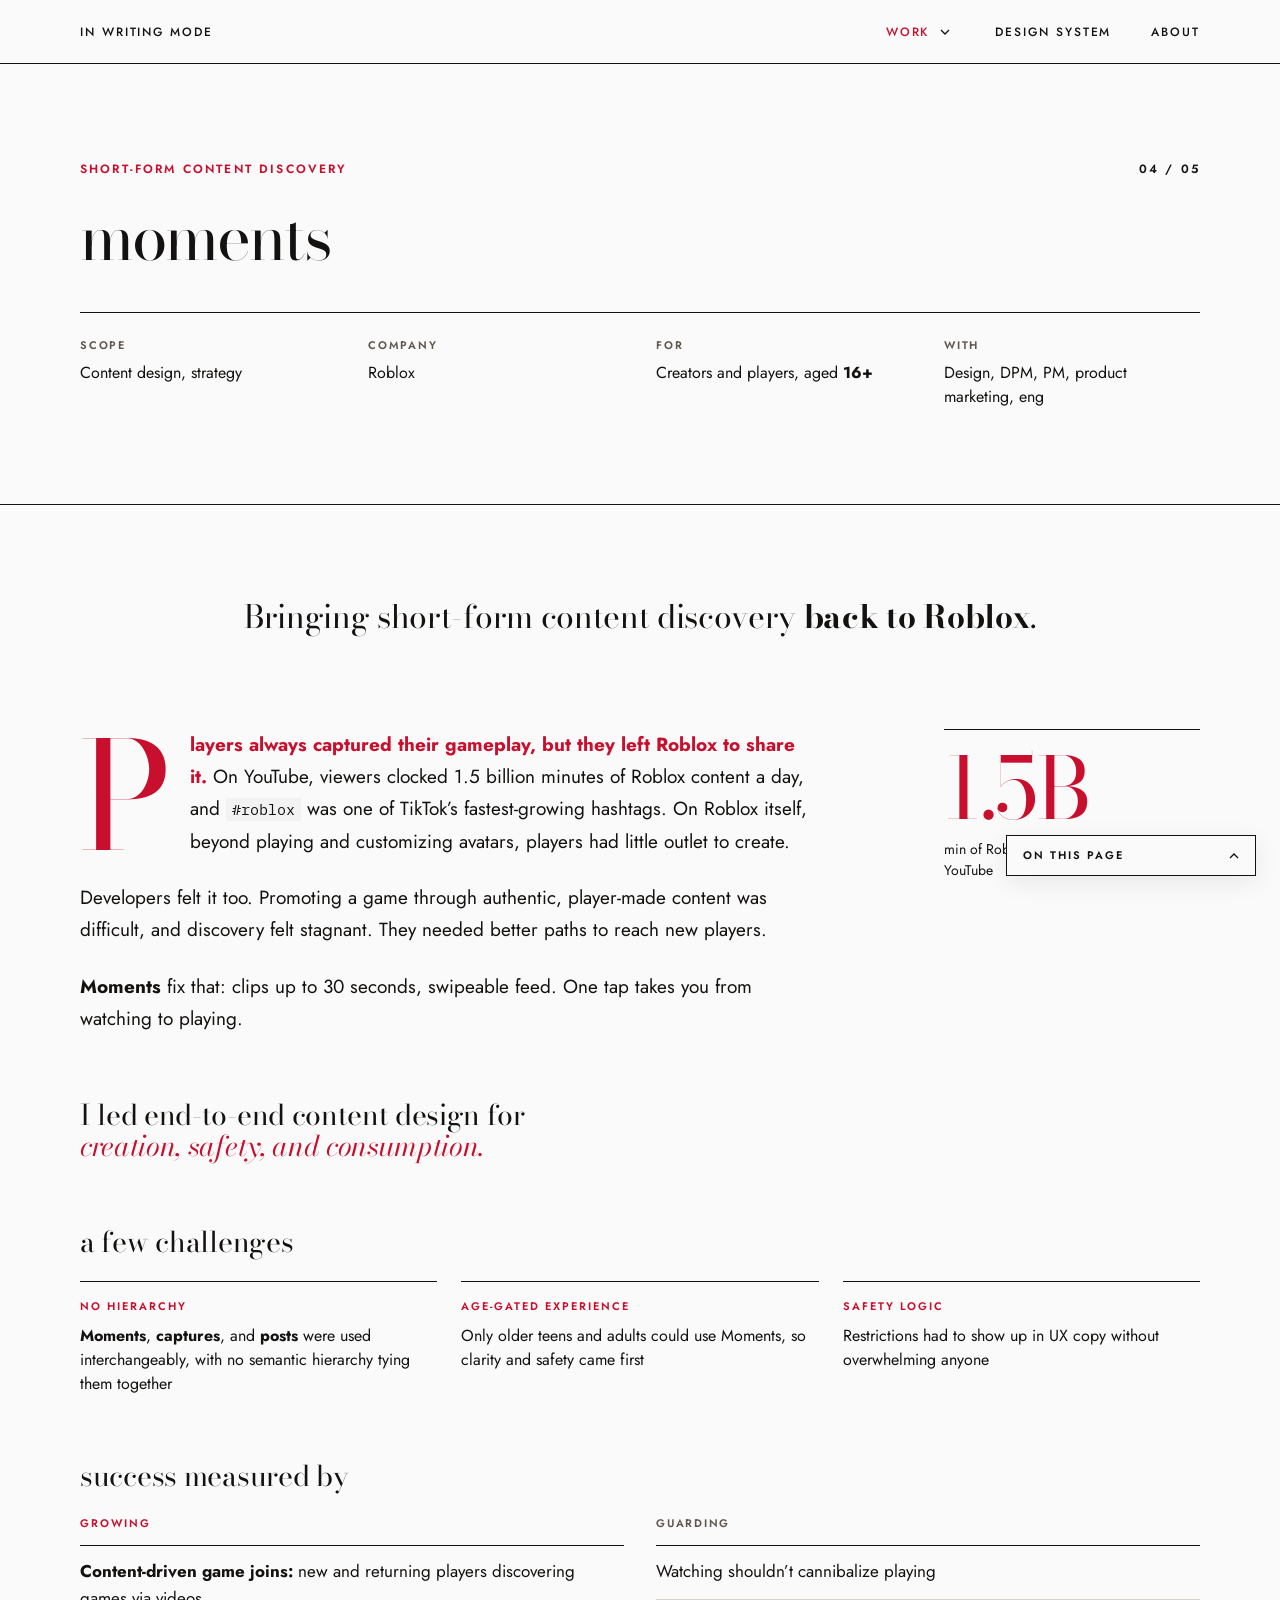
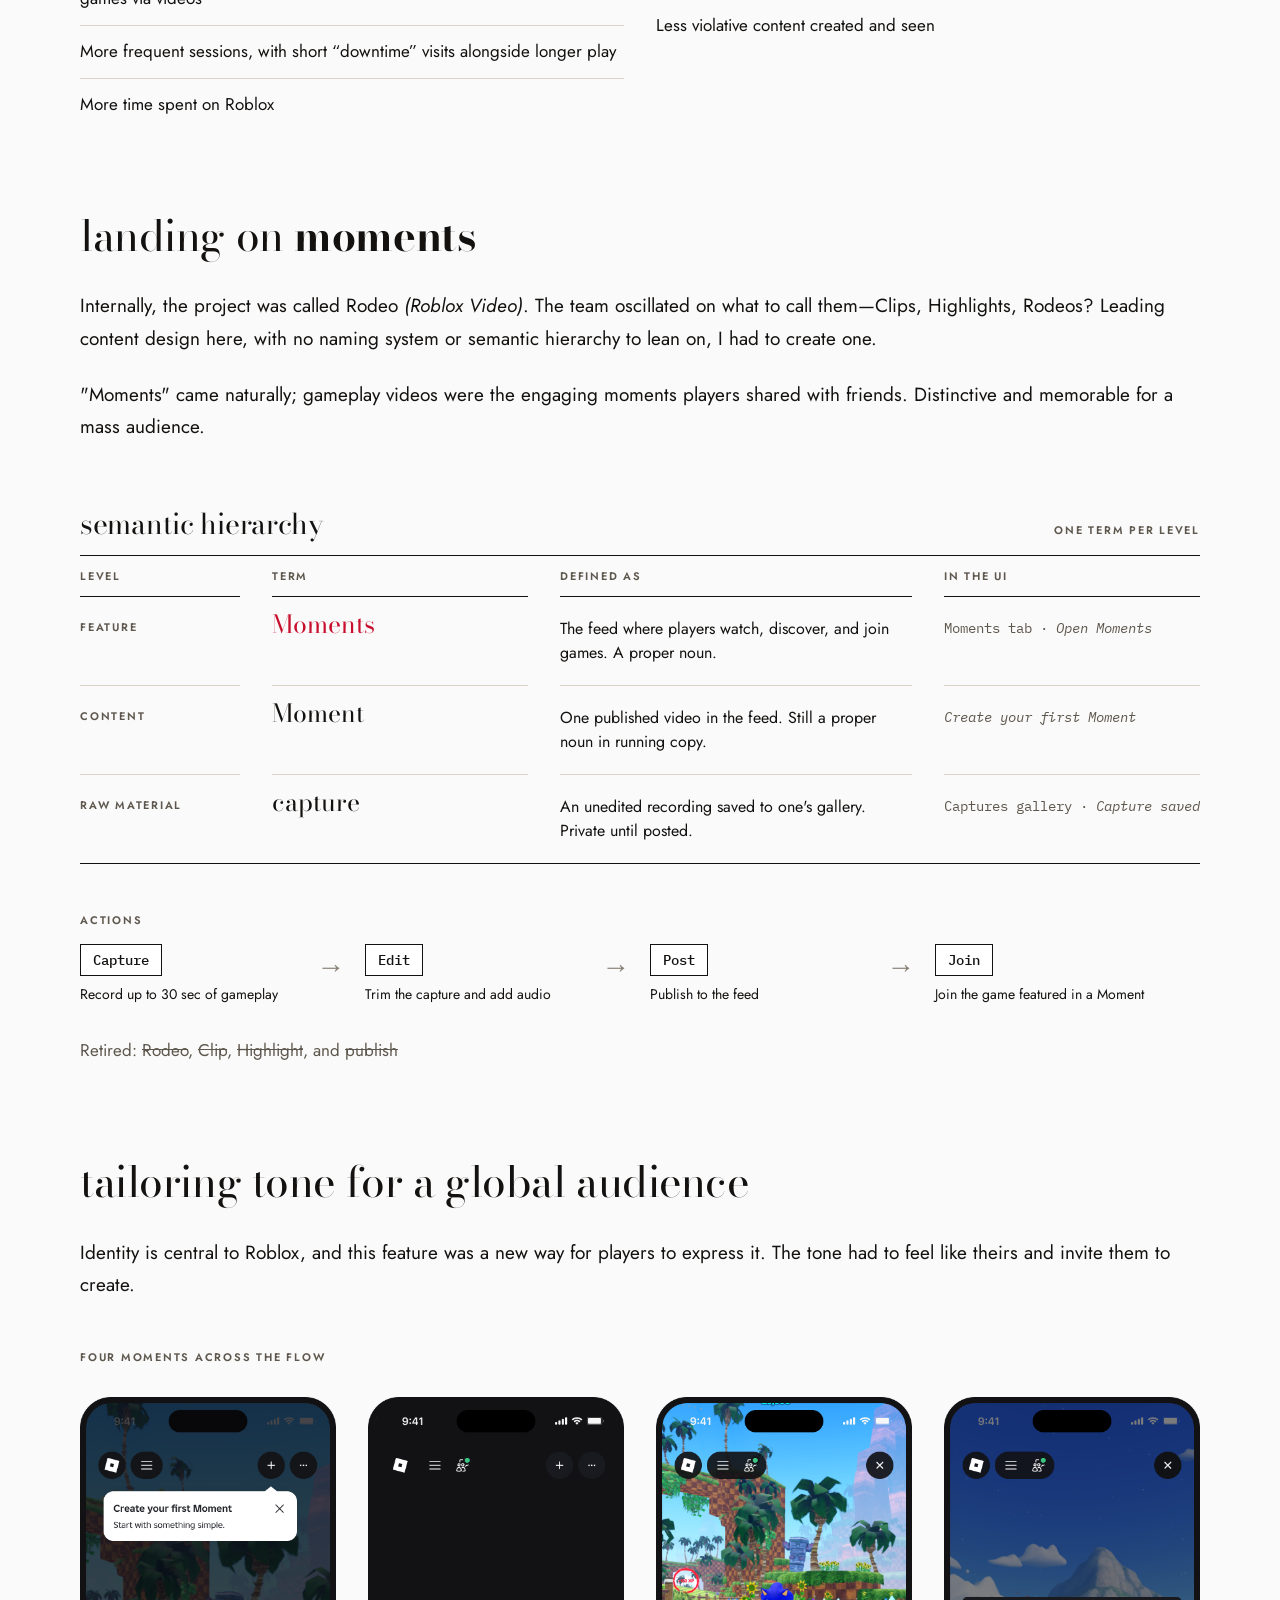
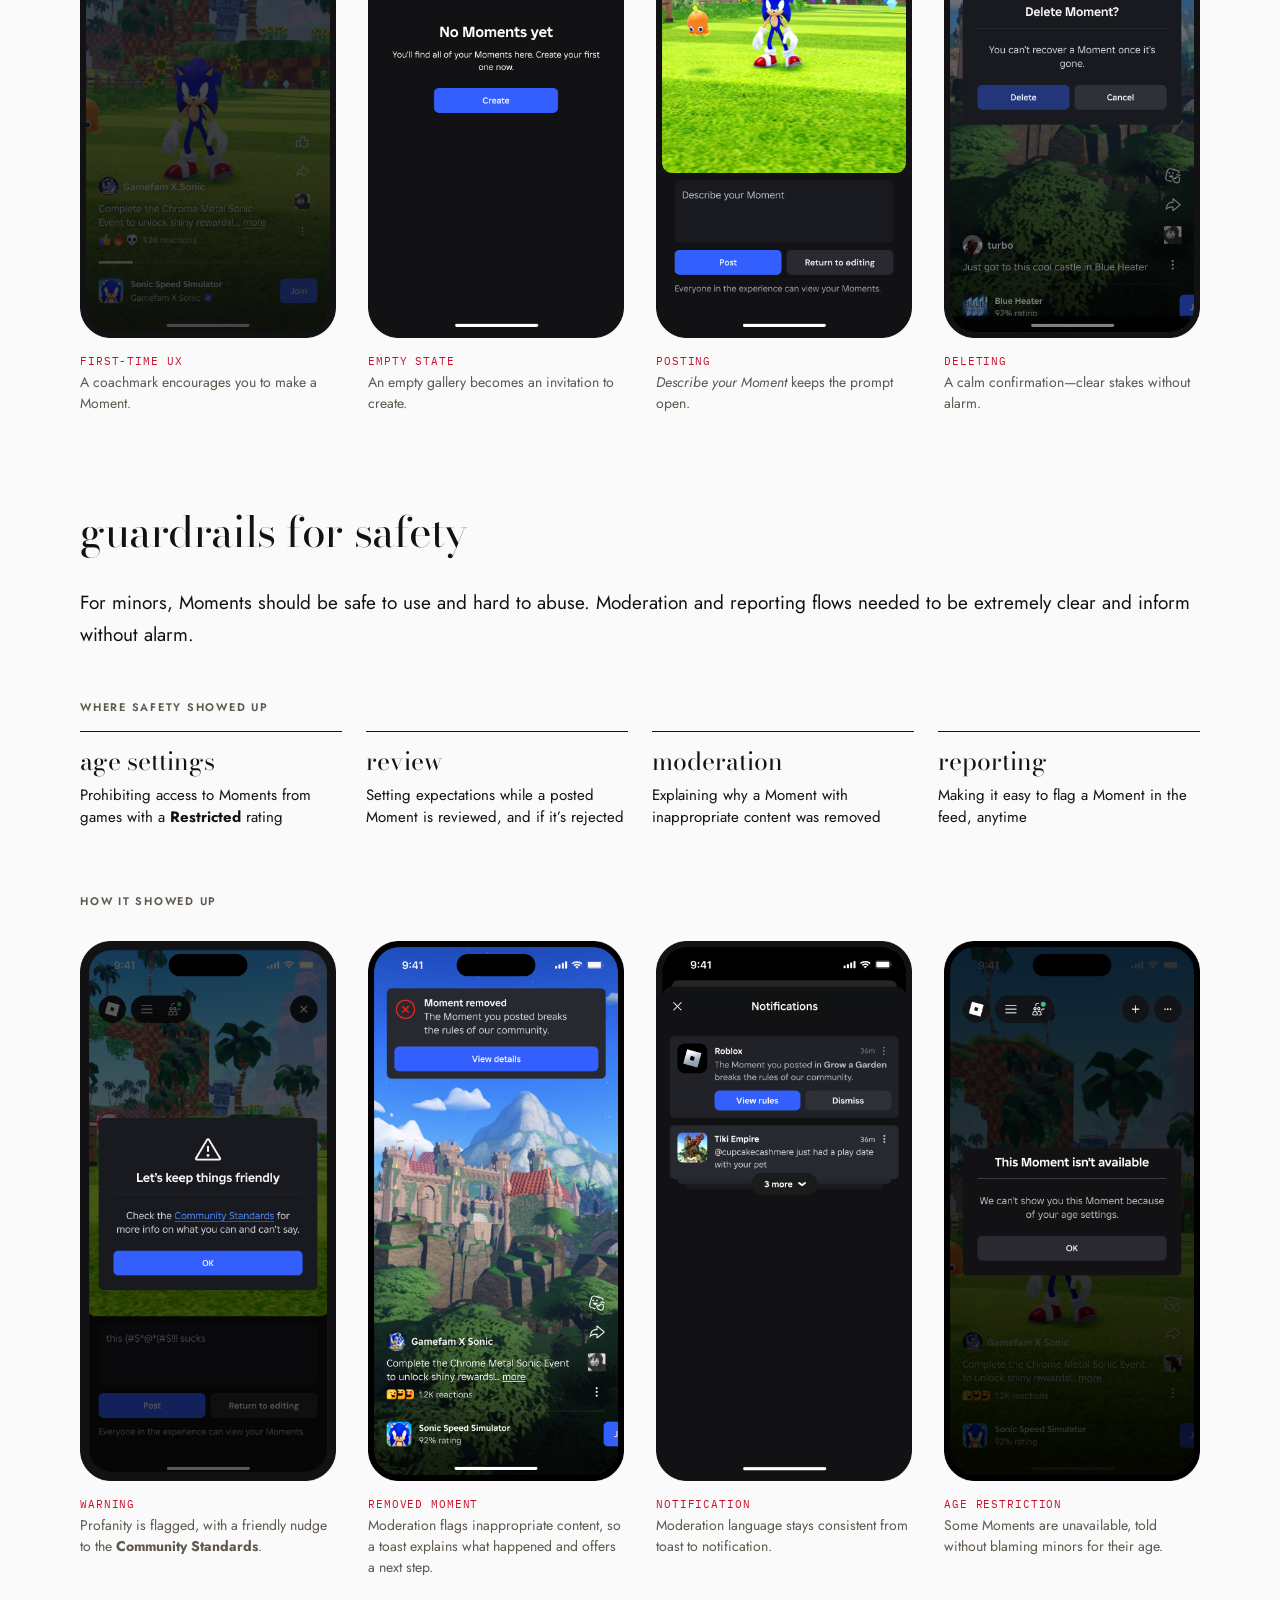
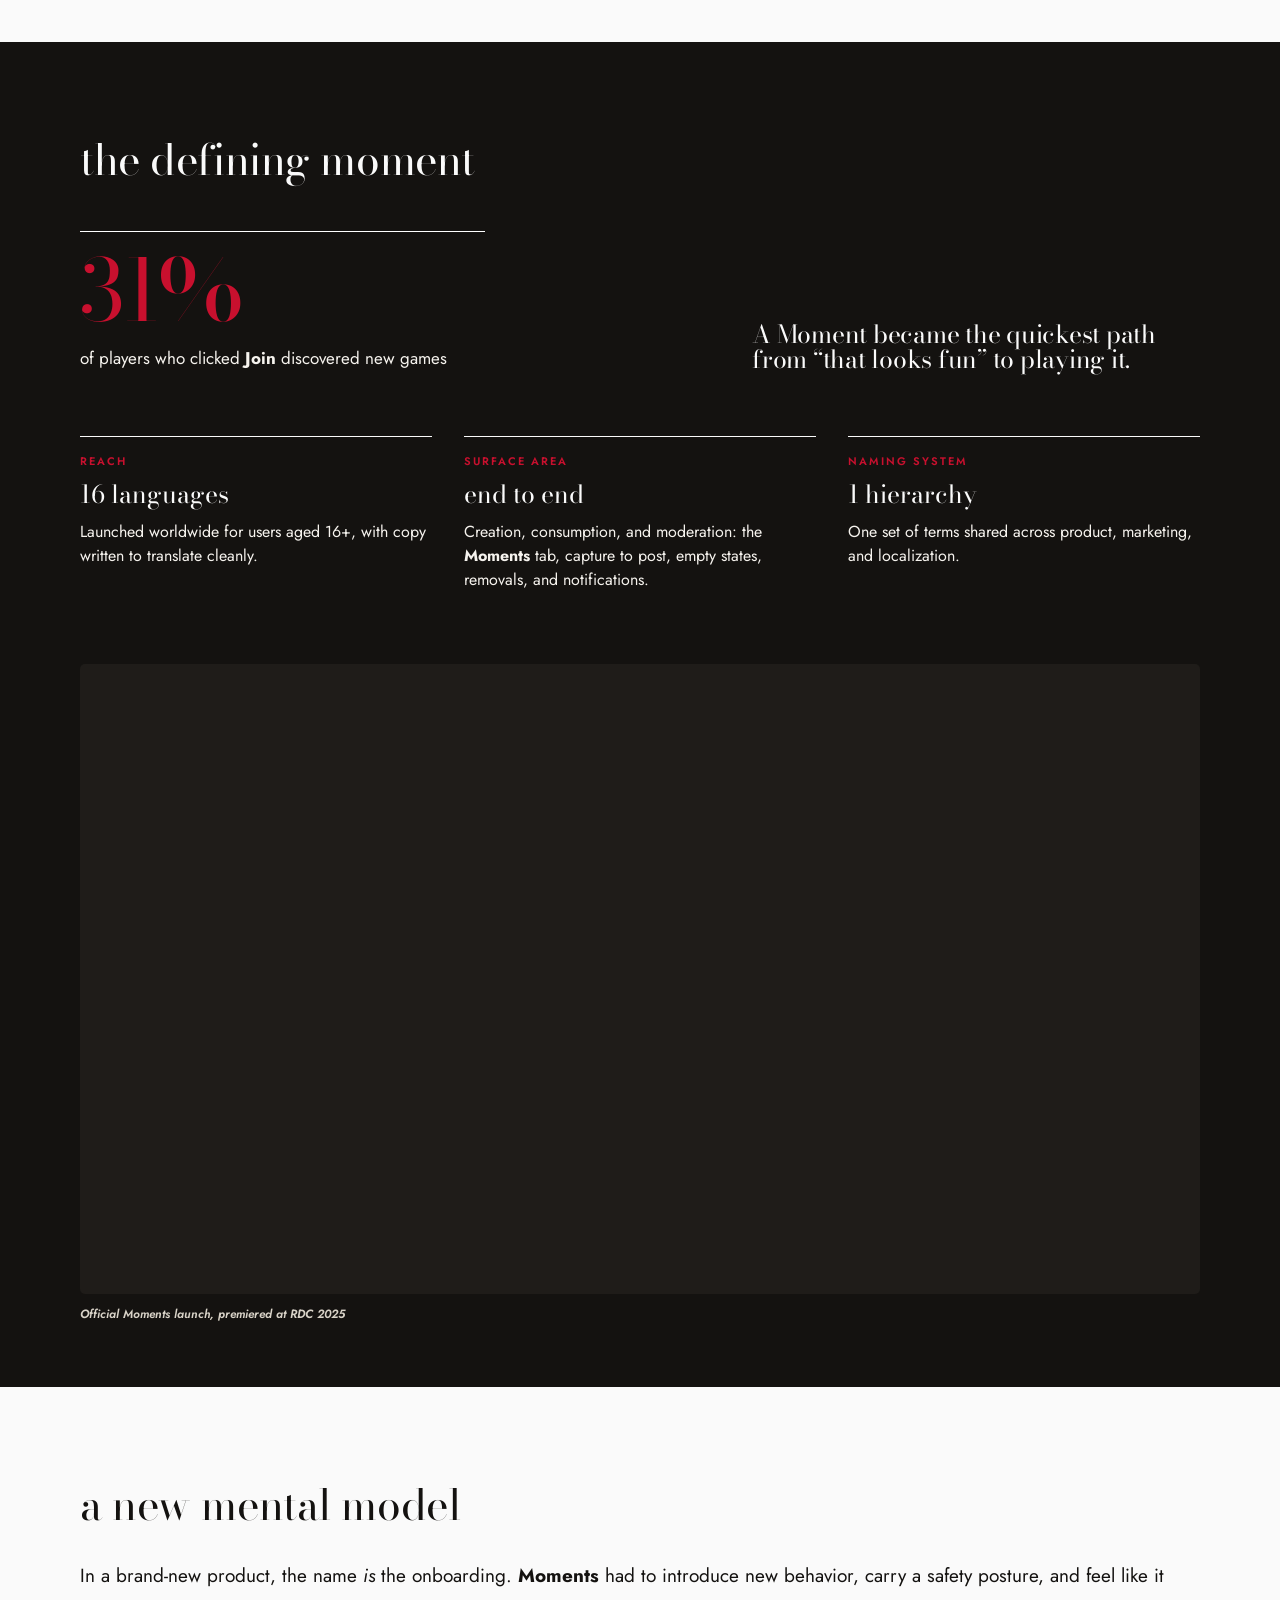
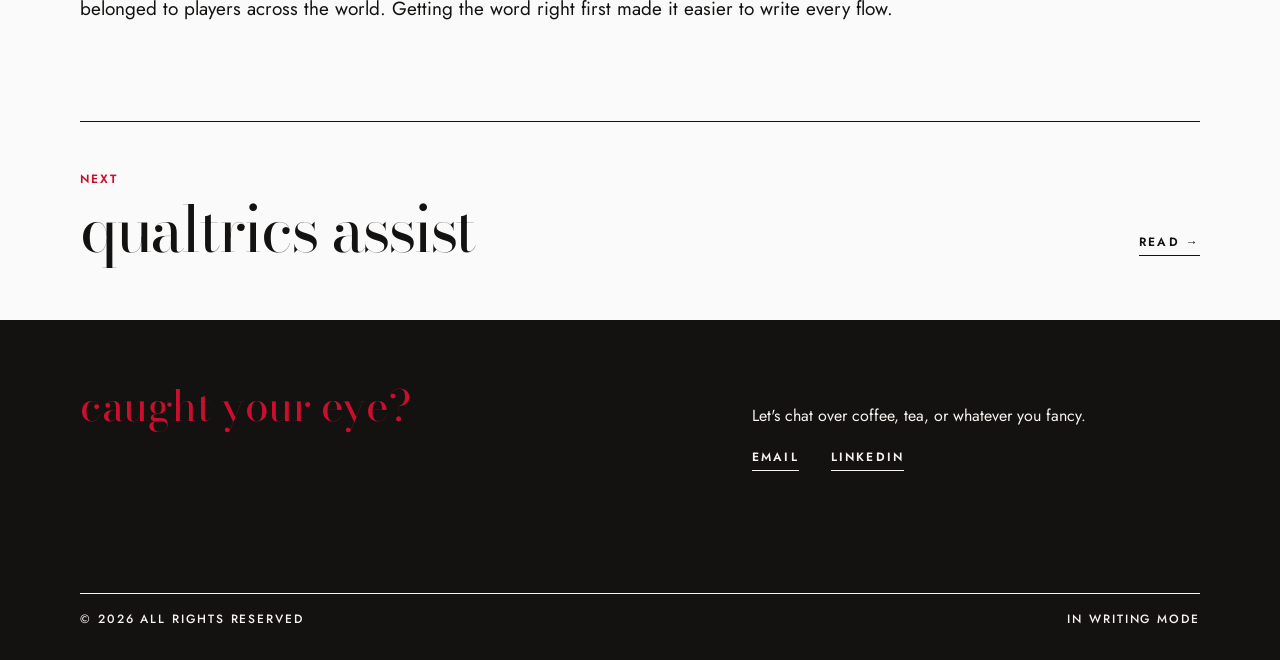
<file: work/moments/index.html>
<!doctype html>
<html lang="en">
<head>
<meta charset="utf-8">
<meta name="viewport" content="width=device-width, initial-scale=1">
<title>moments — in writing mode</title>
<meta name="description" content="Content design for Roblox Moments, a short-form gameplay video feed: naming, a semantic hierarchy, tone, and safety guardrails for players 16+.">
<link rel="canonical" href="https://inwritingmode.com/work/moments/">
<meta property="og:type" content="article">
<meta property="og:site_name" content="in writing mode">
<meta property="og:title" content="moments — in writing mode">
<meta property="og:description" content="Content design for Roblox Moments, a short-form gameplay video feed: naming, a semantic hierarchy, tone, and safety guardrails for players 16+.">
<meta property="og:url" content="https://inwritingmode.com/work/moments/">
<meta property="og:image" content="https://inwritingmode.com/images/moments-coachmark.png">
<meta property="og:locale" content="en_US">
<meta name="twitter:card" content="summary_large_image">
<meta name="twitter:title" content="moments — in writing mode">
<meta name="twitter:description" content="Content design for Roblox Moments, a short-form gameplay video feed: naming, a semantic hierarchy, tone, and safety guardrails for players 16+.">
<meta name="twitter:image" content="https://inwritingmode.com/images/moments-coachmark.png">
<link rel="icon" href="/favicon.ico" sizes="any">
<link rel="icon" type="image/png" sizes="32x32" href="/images/favicon-32.png">
<link rel="icon" type="image/png" sizes="512x512" href="/images/favicon-512.png">
<link rel="apple-touch-icon" href="/images/favicon-180.png">
<meta name="theme-color" content="#141210">
<link rel="preconnect" href="https://fonts.googleapis.com">
<link rel="preconnect" href="https://fonts.gstatic.com" crossorigin>
<link rel="stylesheet" href="https://fonts.googleapis.com/css2?family=Bodoni+Moda:ital,opsz,wght@0,6..96,400;0,6..96,500;0,6..96,700;1,6..96,400;1,6..96,700&family=Jost:ital,wght@0,300;0,400;0,500;0,600;1,400;1,600&family=IBM+Plex+Mono:wght@400;500&display=swap">
<link rel="stylesheet" href="/assets/site.css">
<script src="/assets/site.js" defer></script>
</head>
<body data-page="moments" data-case>
<a class="skip-link" href="#content">Skip to content</a>

<nav class="site-nav" id="site-nav" aria-label="Primary">
  <a href="/" class="brand" aria-label="In Writing Mode, home"><span class="brand-full">In Writing Mode</span><span class="brand-short" aria-hidden="true">S<span style="color: #C8102E">.</span></span></a>
  <ul>
    <li class="nav-work" id="nav-work">
      <a href="/#work" aria-current="page">Work</a>
      <button class="nav-caret" type="button" aria-expanded="false" aria-controls="nav-menu" aria-label="Case studies"><svg width="10" height="6" viewBox="0 0 10 6" fill="none" aria-hidden="true"><path d="M1 1l4 4 4-4" stroke="currentColor" stroke-width="1.3"/></svg></button>
      <ul class="nav-menu" id="nav-menu">
        <li><a href="/work/weekly-job-summary/"><span class="nm-n">01</span><span class="nm-t">Weekly job summary</span></a></li>
        <li><a href="/work/trusted-friends/"><span class="nm-n">02</span><span class="nm-t">Trusted friends</span></a></li>
        <li><a href="/work/ai-content-systems/"><span class="nm-n">03</span><span class="nm-t">Content systems for AI</span></a></li>
        <li><a href="/work/moments/" aria-current="page"><span class="nm-n">04</span><span class="nm-t">Moments</span></a></li>
        <li><a href="/work/qualtrics-assist/"><span class="nm-n">05</span><span class="nm-t">Qualtrics Assist</span></a></li>
      </ul>
    </li>
    <li><a href="/design-system/">Design system</a></li>
    <li><a href="/about/">About</a></li>
  </ul>
</nav>

<div id="content" tabindex="-1">
<main class="page is-entering" id="page-moments" style="background: #FAFAFA">




<!-- ========== HERO ========== -->
<section style="flex-shrink: 0; padding: calc(96px * var(--vy)) var(--gx) 0 var(--gx); display: flex; flex-direction: column; padding-bottom: calc(96px * var(--vy)); border-style: solid; border-color: #141413; border-top-width: 0px; border-right-width: 0px; border-bottom-width: 1px; border-left-width: 0px; padding-top: calc(96px * var(--vy))">
<div style="display: flex; justify-content: space-between; font-size: 12px; font-weight: 600; letter-spacing: 0.18em; text-transform: uppercase">
<div style="color: #C8102E">SHORT-FORM CONTENT DISCOVERY</div>
<div>04 / 05</div>
</div>
<h1 style="margin: 32px 0 0 0; font-family: 'Didot', 'Bodoni Moda', 'Bodoni 72', serif; font-weight: 400; font-size: clamp(35px, 5.000vw, 72px); line-height: 0.85; letter-spacing: -0.03em">moments</h1>
<div style="margin-top: calc(48px * var(--vy)); padding-top: 24px; border-top: 1px solid #141210">
<dl style="margin: 0 0 0 0; display: grid; grid-template-columns: repeat(4, minmax(0, 1fr)); column-gap: 32px">
<div style="display: flex; flex-direction: column; gap: 8px"><dt style="font-size: 11px; text-transform: uppercase; color: #5E574D; font-weight: 600; letter-spacing: 0.16em">SCOPE</dt><dd style="margin: 0 0 0 0; font-size: 16px; line-height: 1.45">Content design, strategy</dd></div>
<div style="display: flex; flex-direction: column; gap: 8px"><dt style="font-size: 11px; text-transform: uppercase; color: #5E574D; font-weight: 600; letter-spacing: 0.16em">Company</dt><dd style="margin: 0 0 0 0; font-size: 16px; line-height: 1.45">Roblox</dd></div>
<div style="display: flex; flex-direction: column; gap: 8px"><dt style="font-size: 11px; text-transform: uppercase; color: #5E574D; font-weight: 600; letter-spacing: 0.16em">For</dt><dd style="margin: 0 0 0 0; font-size: 16px; line-height: 1.45">Creators and players, aged <b>16+</b></dd></div>
<div style="display: flex; flex-direction: column; gap: 8px"><dt style="font-size: 11px; text-transform: uppercase; color: #5E574D; font-weight: 600; letter-spacing: 0.16em">With</dt><dd style="margin: 0 0 0 0; font-size: 16px; line-height: 1.45">Design, DPM, PM, product marketing, eng</dd></div>
</dl>
</div>

</section>

<!-- ========== THE QUESTION ========== -->
<section style="flex-shrink: 0; padding: calc(60px * var(--vy)) var(--gx) calc(60px * var(--vy)) var(--gx); padding-top: calc(96px * var(--vy)); padding-bottom: calc(96px * var(--vy))">
<h2 style="margin: 0 0 0 0; font-family: 'Didot', 'Bodoni Moda', 'Bodoni 72', serif; font-weight: 400; text-align: center; font-size: clamp(24px, 2.500vw, 36px); line-height: 1; letter-spacing: -0.01em">Bringing short-form content discovery <b>back&nbsp;</b><span style="font-weight: 700">to Roblox</span>.</h2>
</section>

<!-- ========== OPENING (drop cap) ========== -->
<section style="flex-shrink: 0; padding: calc(64px * var(--vy)) var(--gx) 0 var(--gx); display: grid; grid-template-columns: repeat(12, minmax(0, 1fr)); column-gap: 32px; align-items: start; padding-top: 0px">
<div style="grid-column: 1 / span 8; display: flex; flex-direction: column; gap: 24px; font-size: 19px; line-height: 1.7">
<p style="margin: 0 0 0 0"><span style="float: left; font-family: Didot, 'Bodoni Moda', 'Bodoni 72', serif; font-size: clamp(81px, 11.667vw, 168px); line-height: 0.74; padding: 12px 18px 0px 0px; color: rgb(200, 16, 46)">P</span><span style="color: rgb(200, 16, 46)"><b>layers always captured their gameplay, but they left Roblox to share it.</b></span> On YouTube, viewers clocked 1.5 billion minutes of Roblox content a day, and <span style="font-size: 17px"></span><span style="font-family: 'IBM Plex Mono', 'SF Mono', Menlo, monospace; font-size: 15px; background: rgb(242, 242, 242); padding: 2px 6px 2px 6px">#roblox</span> was one of TikTok’s fastest-growing hashtags. On Roblox itself, beyond playing and customizing avatars, players had little outlet to create.</p>
<p style="margin: 0 0 0 0">Developers felt it too. Promoting a game through authentic, player-made content was difficult, and discovery felt stagnant. They needed better paths to reach new players.</p>
<p style="margin: 0 0 0 0"><b>Moments</b> fix that: clips up to 30 seconds, swipeable feed. One tap takes you from watching to playing.</p>
</div>
<aside style="grid-column: 10 / span 3; border-top: 1px solid #141210; padding-top: 16px; display: flex; flex-direction: column; gap: 8px">
<div style="font-family: 'Didot', 'Bodoni Moda', 'Bodoni 72', serif; color: #C8102E; font-size: clamp(46px, 6.667vw, 96px); line-height: 1; letter-spacing: -0.015em">1.5B</div>
<div style="font-size: 14px; line-height: 1.5; width: 296px; max-width: 100%">min of Roblox videos watched daily, on YouTube</div>
</aside>
</section>

<!-- Hero-adjacent image + role -->
<section style="flex-shrink: 0; padding: calc(64px * var(--vy)) var(--gx) 0 var(--gx); display: grid; grid-template-columns: repeat(12, minmax(0, 1fr)); column-gap: 32px; align-items: end; padding-top: calc(64px * var(--vy))">
<p style="grid-column: 1 / span 7; align-self: start; margin: calc(64px * var(--vy)) 0 0 0; font-size: 19px; width: 512px; max-width: 100%; color: #141210; line-height: 1.1; margin-top: 0px"><span style="font-family: Didot, 'Bodoni Moda', 'Bodoni 72', serif; font-size: clamp(24px, 2.222vw, 32px); letter-spacing: -0.32px">I led end-to-end content design for </span><span style="font-family: Didot, 'Bodoni Moda', 'Bodoni 72', serif; font-size: clamp(24px, 2.222vw, 32px); letter-spacing: -0.32px; font-style: italic; color: rgb(200, 16, 46)">creation, safety, and consumption.</span></p><figure style="grid-column: 1 / span 7; margin: 0 0 0 0; display: flex; flex-direction: column; gap: 12px">


</figure>

<div style="grid-column: 1 / -1; margin-top: calc(64px * var(--vy)); font-family: 'Didot', 'Bodoni Moda', 'Bodoni 72', serif; font-size: clamp(24px, 2.222vw, 32px); line-height: 1.1; letter-spacing: -0.01em">a few challenges</div>
<div style="grid-column: 1 / -1; margin-top: 24px; display: grid; grid-template-columns: repeat(3, minmax(0, 1fr)); column-gap: 24px">

<div style="border-top: 1px solid #141210; padding-top: 16px; display: flex; flex-direction: column; gap: 10px"><div style="font-size: 11px; font-weight: 600; letter-spacing: 0.18em; text-transform: uppercase; color: #C8102E">No hierarchy</div><div style="font-size: 16px; line-height: 1.5"><b>Moments</b>, <b>captures</b>, and <b>posts</b> were used interchangeably, with no semantic hierarchy tying them together</div></div>
<div style="border-top: 1px solid #141210; padding-top: 16px; display: flex; flex-direction: column; gap: 10px"><div style="font-size: 11px; font-weight: 600; letter-spacing: 0.18em; text-transform: uppercase; color: #C8102E">AGE-GATED EXPERIENCE</div><div style="font-size: 16px; line-height: 1.5">Only older teens and adults could use Moments, so clarity and safety came first</div></div>
<div style="border-top: 1px solid #141210; padding-top: 16px; display: flex; flex-direction: column; gap: 10px"><div style="font-size: 11px; font-weight: 600; letter-spacing: 0.18em; text-transform: uppercase; color: #C8102E">Safety logic</div><div style="font-size: 16px; line-height: 1.5">Restrictions had to show up in UX copy without overwhelming anyone</div></div>

</div><div style="grid-column: 1 / -1; margin-top: calc(64px * var(--vy)); font-family: 'Didot', 'Bodoni Moda', 'Bodoni 72', serif; font-size: clamp(24px, 2.222vw, 32px); line-height: 1.1; letter-spacing: -0.01em">success measured by</div>
<div style="grid-column: 1 / span 6; margin-top: 24px; display: flex; flex-direction: column; gap: 14px; align-self: start">
<div style="font-size: 11px; font-weight: 600; letter-spacing: 0.18em; text-transform: uppercase; color: #C8102E">GROWING</div>
<div style="border-top: 1px solid #141210; padding-top: 12px; font-size: 17px; line-height: 1.55"><b>Content-driven game joins:</b> new and returning players discovering games via videos</div>
<div style="border-top: 1px solid #D9D3C8; padding-top: 12px; font-size: 17px; line-height: 1.55">More frequent sessions, with short “downtime” visits alongside longer play</div>
<div style="border-top: 1px solid #D9D3C8; padding-top: 12px; font-size: 17px; line-height: 1.55">More time spent on Roblox</div>
</div>
<div style="grid-column: 7 / span 6; margin-top: 24px; display: flex; flex-direction: column; gap: 14px; align-self: start">
<div style="font-size: 11px; text-transform: uppercase; color: #5E574D; font-weight: 600; letter-spacing: 0.16em">GUARDING</div>
<div style="border-top: 1px solid #141210; padding-top: 12px; font-size: 17px; line-height: 1.55">Watching shouldn’t cannibalize playing</div>
<div style="border-top: 1px solid #D9D3C8; padding-top: 12px; font-size: 17px; line-height: 1.55">Less violative content created and seen<br></div>
</div></section>

<!-- ========== LANDING ON MOMENTS ========== -->
<section style="flex-shrink: 0; padding: calc(100px * var(--vy)) var(--gx) 0 var(--gx); display: grid; grid-template-columns: repeat(12, minmax(0, 1fr)); column-gap: 32px; align-items: start; padding-top: calc(96px * var(--vy))">
<h2 style="grid-column: 1 / -1; margin: 0 0 40px 0; font-family: 'Didot', 'Bodoni Moda', 'Bodoni 72', serif; font-weight: 400; margin-bottom: 32px; font-size: clamp(24px, 3.333vw, 48px); line-height: 1.05; letter-spacing: -0.01em">landing on <b>moments</b></h2>
<div style="display: flex; flex-direction: column; gap: 24px; font-size: 19px; line-height: 1.7; width: 1280px; max-width: calc(100vw - 2 * var(--gx))">
<p style="margin: 0 0 0 0; width: 1280px; max-width: calc(100vw - 2 * var(--gx))">Internally, the project was called Rodeo <i>(Roblox Video)</i>. The team oscillated on what to call them—Clips, Highlights, Rodeos? Leading content design here, with no naming system or semantic hierarchy to lean on, I had to create one.</p>
<p style="margin: 0 0 0 0; width: 1280px; max-width: calc(100vw - 2 * var(--gx))">"Moments" came naturally; gameplay videos were the engaging moments players shared with friends. Distinctive and memorable for a mass audience.<br></p>
</div>

<!-- Naming evolution -->


<!-- Semantic hierarchy (mock) -->
<div style="grid-column: 1 / -1; margin-top: calc(64px * var(--vy)); display: flex; justify-content: space-between; align-items: baseline; border-bottom: 1px solid #141210; padding-bottom: 16px">
<div style="font-family: 'Didot', 'Bodoni Moda', 'Bodoni 72', serif; font-size: clamp(24px, 2.222vw, 32px); line-height: 1.1; letter-spacing: -0.01em">semantic hierarchy</div>
<div style="font-size: 11px; text-transform: uppercase; color: #5E574D; font-weight: 600; letter-spacing: 0.16em">ONE TERM PER LEVEL</div>
</div>
<div class="scroll-x" role="region" aria-label="Semantic hierarchy table" tabindex="0" style="grid-column: 1 / -1"><div class="keep-cols" style="display: grid; grid-template-columns: repeat(12, minmax(0, 1fr)); column-gap: 32px; border-bottom: 1px solid #141210">
<div style="grid-column: 1 / span 2; padding: 12px 0 12px 0; font-size: 11px; text-transform: uppercase; color: #5E574D; font-weight: 600; letter-spacing: 0.16em">Level</div>
<div style="grid-column: 3 / span 3; padding: 12px 0 12px 0; font-size: 11px; text-transform: uppercase; color: #5E574D; font-weight: 600; letter-spacing: 0.16em">Term</div>
<div style="grid-column: 6 / span 4; padding: 12px 0 12px 0; font-size: 11px; text-transform: uppercase; color: #5E574D; font-weight: 600; letter-spacing: 0.16em">DEFINED AS</div>
<div style="grid-column: 10 / span 3; padding: 12px 0 12px 0; font-size: 11px; text-transform: uppercase; color: #5E574D; font-weight: 600; letter-spacing: 0.16em">In the UI</div>
<div style="grid-column: 1 / span 2; padding: 22px 0 22px 0; border-top: 1px solid #141210; font-size: 11px; text-transform: uppercase; color: #5E574D; font-weight: 600; letter-spacing: 0.16em">Feature</div>
<div style="grid-column: 3 / span 3; padding: 14px 0 14px 0; border-top: 1px solid #141210; font-family: 'Didot', 'Bodoni Moda', 'Bodoni 72', serif; color: #C8102E; font-size: clamp(24px, 1.944vw, 28px); line-height: 1.1">Moments</div>
<div style="grid-column: 6 / span 4; padding: 20px 0 20px 0; border-top: 1px solid #141210; font-size: 16px; line-height: 1.5">The feed where players watch, discover, and join games. A proper noun.</div>
<div style="grid-column: 10 / span 3; padding: 20px 0 20px 0; border-top: 1px solid #141210; font-family: 'IBM Plex Mono', 'SF Mono', Menlo, monospace; line-height: 1.6; color: #5E574D; font-size: 14px">Moments tab · <i>Open Moments</i></div>
<div style="grid-column: 1 / span 2; padding: 22px 0 22px 0; border-top: 1px solid #D9D3C8; font-size: 11px; text-transform: uppercase; color: #5E574D; font-weight: 600; letter-spacing: 0.16em">Content</div>
<div style="grid-column: 3 / span 3; padding: 14px 0 14px 0; border-top: 1px solid #D9D3C8; font-family: 'Didot', 'Bodoni Moda', 'Bodoni 72', serif; color: #141210; font-size: clamp(24px, 1.944vw, 28px); line-height: 1.1">Moment</div>
<div style="grid-column: 6 / span 4; padding: 20px 0 20px 0; border-top: 1px solid #D9D3C8; font-size: 16px; line-height: 1.5">One published video in the feed. Still a proper noun in running copy.</div>
<div style="grid-column: 10 / span 3; padding: 20px 0 20px 0; border-top: 1px solid #D9D3C8; font-family: 'IBM Plex Mono', 'SF Mono', Menlo, monospace; line-height: 1.6; color: #5E574D; font-size: 14px"><i>Create your first Moment</i></div>
<div style="grid-column: 1 / span 2; padding: 22px 0 22px 0; border-top: 1px solid #D9D3C8; font-size: 11px; text-transform: uppercase; color: #5E574D; font-weight: 600; letter-spacing: 0.16em">Raw material</div>
<div style="grid-column: 3 / span 3; padding: 14px 0 14px 0; border-top: 1px solid #D9D3C8; font-family: 'Didot', 'Bodoni Moda', 'Bodoni 72', serif; color: #141210; font-size: clamp(24px, 1.944vw, 28px); line-height: 1.1">capture</div>
<div style="grid-column: 6 / span 4; padding: 20px 0 20px 0; border-top: 1px solid #D9D3C8; font-size: 16px; line-height: 1.5">An unedited recording saved to one's gallery. Private until posted.</div>
<div style="grid-column: 10 / span 3; padding: 20px 0 20px 0; border-top: 1px solid #D9D3C8; font-family: 'IBM Plex Mono', 'SF Mono', Menlo, monospace; line-height: 1.6; color: #5E574D; font-size: 14px">Captures gallery · <i>Capture saved</i></div>
</div></div>
<div style="grid-column: 1 / -1; margin-top: calc(48px * var(--vy)); font-size: 11px; text-transform: uppercase; color: #5E574D; font-weight: 600; letter-spacing: 0.16em">ACTIONS</div>
<div style="grid-column: 1 / -1; margin-top: 16px; display: flex; gap: 20px">
<div style="display: flex; align-items: flex-start; gap: 20px; flex: 1"><div style="display: flex; flex-direction: column; gap: 8px; flex: 1"><div style="font-family: 'IBM Plex Mono', 'SF Mono', Menlo, monospace; font-size: 14px; font-weight: 500; border: 1px solid #141210; padding: 6px 12px 6px 12px; align-self: flex-start; background-color: #ffffff">Capture</div><div style="font-size: 14px; line-height: 1.5">Record up to 30 sec of gameplay</div></div><span style="font-family: 'Didot', 'Bodoni Moda', 'Bodoni 72', serif; font-size: clamp(24px, 2.222vw, 32px); color: #8A8378" aria-hidden="true">→</span></div><div style="display: flex; align-items: flex-start; gap: 20px; flex: 1"><div style="display: flex; flex-direction: column; gap: 8px; flex: 1"><div style="font-family: 'IBM Plex Mono', 'SF Mono', Menlo, monospace; font-size: 14px; font-weight: 500; border: 1px solid #141210; padding: 6px 12px 6px 12px; align-self: flex-start; background-color: #ffffff">Edit</div><div style="font-size: 14px; line-height: 1.5">Trim the capture and add audio</div></div><span style="font-family: 'Didot', 'Bodoni Moda', 'Bodoni 72', serif; font-size: clamp(24px, 2.222vw, 32px); color: #8A8378" aria-hidden="true">→</span></div><div style="display: flex; align-items: flex-start; gap: 20px; flex: 1"><div style="display: flex; flex-direction: column; gap: 8px; flex: 1"><div style="font-family: 'IBM Plex Mono', 'SF Mono', Menlo, monospace; font-size: 14px; font-weight: 500; border: 1px solid #141210; padding: 6px 12px 6px 12px; align-self: flex-start; background-color: #ffffff">Post</div><div style="font-size: 14px; line-height: 1.5">Publish to the feed</div></div><span style="font-family: 'Didot', 'Bodoni Moda', 'Bodoni 72', serif; font-size: clamp(24px, 2.222vw, 32px); color: #8A8378" aria-hidden="true">→</span></div><div style="display: flex; align-items: flex-start; gap: 20px; flex: 1"><div style="display: flex; flex-direction: column; gap: 8px; flex: 1"><div style="font-family: 'IBM Plex Mono', 'SF Mono', Menlo, monospace; font-size: 14px; font-weight: 500; border: 1px solid #141210; padding: 6px 12px 6px 12px; align-self: flex-start; background-color: #ffffff">Join</div><div style="font-size: 14px; line-height: 1.5">Join the game featured in a Moment</div></div></div>
</div>
<p style="grid-column: 1 / span 7; margin: 32px 0 0 0; font-size: 17px; line-height: 1.6; color: #5E574D">Retired: <span style="text-decoration: line-through">Rodeo</span>, <span style="text-decoration: line-through">Clip</span>, <span style="text-decoration: line-through">Highlight</span>, and <span style="text-decoration: line-through">publish</span></p>

<!-- Challenges -->



<!-- Success metrics -->



</section>

<!-- ========== TAILORING TONE ========== -->
<section style="flex-shrink: 0; padding: calc(100px * var(--vy)) var(--gx) 0 var(--gx); display: grid; grid-template-columns: repeat(12, minmax(0, 1fr)); column-gap: 32px; align-items: start; padding-top: calc(96px * var(--vy))">
<h2 style="grid-column: 1 / -1; margin: 0 0 40px 0; font-family: 'Didot', 'Bodoni Moda', 'Bodoni 72', serif; font-weight: 400; margin-bottom: 32px; font-size: clamp(24px, 3.333vw, 48px); line-height: 1.05; letter-spacing: -0.01em">tailoring tone for a global audience</h2>
<p style="grid-column: 1 / span 7; margin: 0 0 0 0; font-size: 19px; line-height: 1.7; width: 1280px; max-width: calc(100vw - 2 * var(--gx))">Identity is central to Roblox, and this feature was a new way for players to express it. The tone had to feel like theirs and invite them to create.<br></p>

<div style="grid-column: 1 / -1; margin-top: calc(48px * var(--vy)); padding-top: 0px; display: flex; justify-content: space-between; align-items: baseline">

<div style="font-size: 11px; text-transform: uppercase; color: #5E574D; font-weight: 600; letter-spacing: 0.16em">Four moments across the flow</div>
</div>
<div style="grid-column: 1 / -1; margin-top: 32px; display: grid; grid-template-columns: repeat(4, minmax(0, 1fr)); column-gap: 32px; align-items: start">
<figure style="margin: 0 0 0 0; display: flex; flex-direction: column; gap: 16px">
<img loading="lazy" src="/images/moments-coachmark.png" alt="Coachmark: Create your first Moment. Start with something simple." style="display: block; width: 100%; height: auto">
<figcaption style="display: flex; flex-direction: column; gap: 4px"><span style="font-family: 'IBM Plex Mono', 'SF Mono', Menlo, monospace; font-size: 11px; letter-spacing: 0.08em; text-transform: uppercase; color: rgb(200, 16, 46)">First-time ux</span><span style="font-size: 14px; line-height: 1.5; color: rgb(94, 87, 77)">A coachmark encourages you to make a Moment.</span></figcaption>
</figure>
<figure style="margin: 0 0 0 0; display: flex; flex-direction: column; gap: 16px">
<img loading="lazy" src="/images/moments-empty-state.png" alt="Empty state: No Moments yet. You'll find all of your Moments here. Create your first one now." style="display: block; width: 100%; height: auto">
<figcaption style="display: flex; flex-direction: column; gap: 4px"><span style="font-family: 'IBM Plex Mono', 'SF Mono', Menlo, monospace; font-size: 11px; letter-spacing: 0.08em; text-transform: uppercase; color: rgb(200, 16, 46)">Empty state</span><span style="font-size: 14px; line-height: 1.5; color: rgb(94, 87, 77)">An empty gallery becomes an invitation to create.</span></figcaption>
</figure>
<figure style="margin: 0 0 0 0; display: flex; flex-direction: column; gap: 16px">
<img loading="lazy" src="/images/moments-post-screen.png" alt="Post screen: Describe your Moment, with Post and Edit buttons. Everyone in the experience can view your Moments." style="display: block; width: 100%; height: auto">
<figcaption style="display: flex; flex-direction: column; gap: 4px"><span style="font-family: 'IBM Plex Mono', 'SF Mono', Menlo, monospace; font-size: 11px; letter-spacing: 0.08em; text-transform: uppercase; color: rgb(200, 16, 46)">Posting</span><span style="font-size: 14px; line-height: 1.5; color: rgb(94, 87, 77)"><i>Describe your Moment</i> keeps the prompt open.</span></figcaption>
</figure>
<figure style="margin: 0 0 0 0; display: flex; flex-direction: column; gap: 16px">
<img loading="lazy" src="/images/moments-delete-dialog-v2.png" alt="Dialog: Delete Moment? You can't recover a Moment once it's gone." style="display: block; width: 100%; height: auto">
<figcaption style="display: flex; flex-direction: column; gap: 4px"><span style="font-family: 'IBM Plex Mono', 'SF Mono', Menlo, monospace; font-size: 11px; letter-spacing: 0.08em; text-transform: uppercase; color: rgb(200, 16, 46)">Deleting</span><span style="font-size: 14px; line-height: 1.5; color: rgb(94, 87, 77)">A calm confirmation—clear stakes without alarm.</span></figcaption>
</figure>
</div>
</section>

<!-- ========== GUARDRAILS ========== -->
<section style="flex-shrink: 0; padding: calc(100px * var(--vy)) var(--gx) 0 var(--gx); display: grid; grid-template-columns: repeat(12, minmax(0, 1fr)); column-gap: 32px; align-items: start; padding-top: calc(96px * var(--vy))">
<h2 style="grid-column: 1 / -1; margin: 0 0 40px 0; font-family: 'Didot', 'Bodoni Moda', 'Bodoni 72', serif; font-weight: 400; margin-bottom: 32px; font-size: clamp(24px, 3.333vw, 48px); line-height: 1.05; letter-spacing: -0.01em">guardrails for safety</h2>
<p style="grid-column: 1 / span 7; margin: 0 0 0 0; font-size: 19px; line-height: 1.7; width: 1280px; max-width: calc(100vw - 2 * var(--gx))">For minors, Moments should be safe to use and hard to abuse. Moderation and reporting flows needed to be extremely clear and inform without alarm.</p>
<div style="grid-column: 1 / -1; margin-top: calc(48px * var(--vy)); font-size: 11px; text-transform: uppercase; color: #5E574D; font-weight: 600; letter-spacing: 0.16em">WHERE SAFETY SHOWED UP</div>
<div style="grid-column: 1 / -1; margin-top: 16px; display: grid; grid-template-columns: repeat(4, minmax(0, 1fr)); column-gap: 24px">
<div style="border-top: 1px solid #141210; padding-top: 16px; display: flex; flex-direction: column; gap: 8px"><div style="font-family: 'Didot', 'Bodoni Moda', 'Bodoni 72', serif; font-size: clamp(24px, 1.944vw, 28px); line-height: 1.1">age settings</div><div style="font-size: 15px; line-height: 1.5">Prohibiting access to Moments from games with a&nbsp;<b>Restricted</b> rating</div></div>
<div style="border-top: 1px solid #141210; padding-top: 16px; display: flex; flex-direction: column; gap: 8px"><div style="font-family: 'Didot', 'Bodoni Moda', 'Bodoni 72', serif; font-size: clamp(24px, 1.944vw, 28px); line-height: 1.1">review</div><div style="font-size: 15px; line-height: 1.5">Setting expectations while a posted Moment is reviewed, and if it’s rejected</div></div>
<div style="border-top: 1px solid #141210; padding-top: 16px; display: flex; flex-direction: column; gap: 8px"><div style="font-family: 'Didot', 'Bodoni Moda', 'Bodoni 72', serif; font-size: clamp(24px, 1.944vw, 28px); line-height: 1.1">moderation</div><div style="font-size: 15px; line-height: 1.5">Explaining why a Moment with inappropriate content was removed</div></div>
<div style="border-top: 1px solid #141210; padding-top: 16px; display: flex; flex-direction: column; gap: 8px"><div style="font-family: 'Didot', 'Bodoni Moda', 'Bodoni 72', serif; font-size: clamp(24px, 1.944vw, 28px); line-height: 1.1">reporting</div><div style="font-size: 15px; line-height: 1.5">Making it easy to flag a Moment in the feed, anytime</div></div>
</div>
<div style="grid-column: 1 / -1; margin-top: calc(64px * var(--vy)); padding-top: 0px; display: flex; justify-content: space-between; align-items: baseline">

<div style="font-size: 11px; text-transform: uppercase; color: #5E574D; font-weight: 600; letter-spacing: 0.16em">HOW IT SHOWED UP</div>
</div>
<div style="grid-column: 1 / -1; margin-top: 32px; display: grid; grid-template-columns: repeat(4, minmax(0, 1fr)); column-gap: 32px; align-items: start">
<figure style="margin: 0 0 0 0; display: flex; flex-direction: column; gap: 16px">
<img loading="lazy" src="/images/moments-community-dialog.png" alt="Dialog over the post screen: Let's keep things friendly. Check the Community Standards for more info on what you can and can't say. OK." style="display: block; width: 100%; height: auto">
<figcaption style="display: flex; flex-direction: column; gap: 4px"><span style="font-family: 'IBM Plex Mono', 'SF Mono', Menlo, monospace; font-size: 11px; letter-spacing: 0.08em; text-transform: uppercase; color: rgb(200, 16, 46)">Warning</span><span style="font-size: 14px; line-height: 1.5; color: rgb(94, 87, 77)">Profanity is flagged, with a friendly nudge to the&nbsp;<b>Community Standards</b>.</span></figcaption>
</figure>
<figure style="margin: 0 0 0 0; display: flex; flex-direction: column; gap: 16px">
<img loading="lazy" src="/images/moments-removed-toast-v2.png" alt="Toast: Moment removed. The Moment you posted breaks the rules of our community. View details." style="display: block; width: 100%; height: auto">
<figcaption style="display: flex; flex-direction: column; gap: 4px"><span style="font-family: 'IBM Plex Mono', 'SF Mono', Menlo, monospace; font-size: 11px; letter-spacing: 0.08em; text-transform: uppercase; color: rgb(200, 16, 46)">Removed moment</span><span style="font-size: 14px; line-height: 1.5; color: rgb(94, 87, 77)">Moderation flags inappropriate content, so a toast explains what happened and offers a next step.</span></figcaption>
</figure>
<figure style="margin: 0 0 0 0; display: flex; flex-direction: column; gap: 16px">
<img loading="lazy" src="/images/moments-removed-feed.png" alt="Removed Moment in the feed: We removed this Moment because it breaks the rules of our community. To keep your Moments visible, make sure you know and follow the rules. View rules." style="display: block; width: 100%; height: auto">
<figcaption style="display: flex; flex-direction: column; gap: 4px"><span style="font-family: 'IBM Plex Mono', 'SF Mono', Menlo, monospace; font-size: 11px; letter-spacing: 0.08em; text-transform: uppercase; color: rgb(200, 16, 46)">notification</span><span style="font-size: 14px; line-height: 1.5; color: rgb(94, 87, 77)">Moderation language stays consistent from toast to notification.</span></figcaption>
</figure>
<figure style="margin: 0 0 0 0; display: flex; flex-direction: column; gap: 16px">
<img loading="lazy" src="/images/moments-notification-rules.png" alt="Notification: The Moment you posted in Grow a Garden breaks the rules of our community. View rules, Dismiss." style="display: block; width: 100%; height: auto">
<figcaption style="display: flex; flex-direction: column; gap: 4px"><span style="font-family: 'IBM Plex Mono', 'SF Mono', Menlo, monospace; font-size: 11px; letter-spacing: 0.08em; text-transform: uppercase; color: rgb(200, 16, 46)">age restriction</span><span style="font-size: 14px; line-height: 1.5; color: rgb(94, 87, 77)">Some Moments are unavailable, told without blaming minors for their age.</span></figcaption>
</figure>
</div>
</section>

<!-- ========== IMPACT (dark) ========== -->
<section style="flex-shrink: 0; margin-top: calc(64px * var(--vy)); padding: calc(100px * var(--vy)) var(--gx) calc(100px * var(--vy)) var(--gx); background: #141210; color: #FFFFFF; display: grid; grid-template-columns: repeat(12, minmax(0, 1fr)); column-gap: 32px; align-items: end; padding-top: calc(96px * var(--vy)); padding-bottom: calc(64px * var(--vy))">
<h2 style="grid-column: 1 / -1; margin: 0 0 calc(48px * var(--vy)) 0; font-family: 'Didot', 'Bodoni Moda', 'Bodoni 72', serif; font-weight: 400; color: #FAFAFA; font-size: clamp(24px, 3.333vw, 48px); line-height: 1.05; letter-spacing: -0.01em">the defining moment</h2>
<div style="grid-column: 1 / span 6; border-top: 1px solid #FFFFFF; padding-top: 16px; display: flex; flex-direction: column; gap: 12px; width: 405px; max-width: 100%">
<div style="font-family: 'Didot', 'Bodoni Moda', 'Bodoni 72', serif; color: #C8102E; font-size: clamp(46px, 6.667vw, 96px); line-height: 1; letter-spacing: -0.015em">31%</div>
<div style="font-size: 17px; line-height: 1.55; color: #f6f3ee">of players who clicked&nbsp;<b>Join</b>&nbsp;discovered new games</div>
</div>
<p style="grid-column: 8 / span 5; margin: 0 0 0 0; font-family: 'Didot', 'Bodoni Moda', 'Bodoni 72', serif; color: #fafafa; width: 465px; max-width: 100%; font-size: clamp(24px, 1.944vw, 28px); line-height: 1; letter-spacing: -0.01em">A Moment became the quickest path from “that looks fun” to playing it.</p>
<div style="grid-column: 1 / -1; margin-top: calc(64px * var(--vy)); display: grid; grid-template-columns: repeat(3, minmax(0, 1fr)); column-gap: 32px; align-items: start">
<div style="border-top: 1px solid #FFFFFF; padding-top: 16px; display: flex; flex-direction: column; gap: 12px; border-color: #fafafa">
<div style="font-size: 11px; font-weight: 600; letter-spacing: 0.18em; text-transform: uppercase; color: #C8102E">Reach</div>
<div style="font-family: 'Didot', 'Bodoni Moda', 'Bodoni 72', serif; color: #fafafa; font-size: clamp(24px, 1.944vw, 28px); line-height: 1.1">16 languages</div>
<div style="font-size: 16px; color: #f6f3ee; line-height: 1.5">Launched worldwide for users aged 16+, with copy written to translate cleanly.</div>
</div>
<div style="border-top: 1px solid #FFFFFF; padding-top: 16px; display: flex; flex-direction: column; gap: 12px; border-color: #fafafa">
<div style="font-size: 11px; font-weight: 600; letter-spacing: 0.18em; text-transform: uppercase; color: #C8102E">Surface area</div>
<div style="font-family: 'Didot', 'Bodoni Moda', 'Bodoni 72', serif; color: #fafafa; font-size: clamp(24px, 1.944vw, 28px); line-height: 1.1">end to end</div>
<div style="font-size: 16px; color: #f6f3ee; line-height: 1.5">Creation, consumption, and moderation: the <b>Moments</b> tab, capture to post, empty states, removals, and notifications.</div>
</div>
<div style="border-top: 1px solid #FFFFFF; padding-top: 16px; display: flex; flex-direction: column; gap: 12px; border-color: #fafafa">
<div style="font-size: 11px; font-weight: 600; letter-spacing: 0.18em; text-transform: uppercase; color: #C8102E">Naming system</div>
<div style="font-family: 'Didot', 'Bodoni Moda', 'Bodoni 72', serif; color: #fafafa; font-size: clamp(24px, 1.944vw, 28px); line-height: 1.1">1 hierarchy</div>
<div style="font-size: 16px; color: #f6f3ee; line-height: 1.5">One set of terms shared across product, marketing, and localization.</div>
</div>
</div>
<figure style="grid-column: 1 / -1; margin: calc(72px * var(--vy)) 0 0 0; display: flex; flex-direction: column; gap: 12px">
<div style="position: relative; width: 100%; aspect-ratio: 16 / 9; background: #1F1C19; border-radius: 5px; overflow: hidden"><iframe src="https://www.youtube-nocookie.com/embed/FxJcTs0YCZk?rel=0" loading="lazy" title="Roblox Moments launch trailer" allow="accelerometer; clipboard-write; encrypted-media; gyroscope; picture-in-picture; web-share" referrerpolicy="strict-origin-when-cross-origin" allowfullscreen style="position: absolute; inset: 0; width: 100%; height: 100%; border: 0"></iframe></div>
<figcaption style="font-size: 12px; font-weight: 600; line-height: 1.45; color: #D9D3C8"><i>Official Moments launch, premiered at RDC 2025</i></figcaption>
</figure>

</section>

<!-- ========== REFLECTION ========== -->
<section style="flex-shrink: 0; padding: calc(100px * var(--vy)) var(--gx) calc(100px * var(--vy)) var(--gx); display: grid; grid-template-columns: repeat(12, minmax(0, 1fr)); column-gap: 32px; align-items: start; padding-top: calc(96px * var(--vy)); padding-bottom: calc(96px * var(--vy))">
<h2 style="grid-column: 1 / -1; margin: 0 0 40px 0; font-family: 'Didot', 'Bodoni Moda', 'Bodoni 72', serif; font-weight: 400; margin-bottom: 32px; font-size: clamp(24px, 3.333vw, 48px); line-height: 1.05; letter-spacing: -0.01em">a new mental model</h2>
<p style="grid-column: 1 / span 7; margin: 0 0 0 0; font-size: 19px; line-height: 1.7; width: 1280px; max-width: calc(100vw - 2 * var(--gx))">In a brand-new product, the name <i>is</i> the onboarding. <b>Moments</b>&nbsp;had to introduce new behavior, carry a safety posture, and feel like it belonged to players across the world. Getting the word right first made it easier to write every flow.</p>
</section>

<!-- ========== UP NEXT ========== -->
<a href="/work/qualtrics-assist/" style="flex-shrink: 0; margin: 0 var(--gx) 0 var(--gx); padding: calc(48px * var(--vy)) 0 calc(80px * var(--vy)) 0; border-top: 1px solid #141210; display: flex; justify-content: space-between; align-items: flex-end; padding-bottom: calc(64px * var(--vy)); padding-top: calc(48px * var(--vy))">
<div style="display: flex; flex-direction: column; gap: 14px">
<div style="font-size: 12px; font-weight: 600; letter-spacing: 0.18em; text-transform: uppercase; color: #C8102E">NEXT</div>
<div style="font-family: 'Didot', 'Bodoni Moda', 'Bodoni 72', serif; font-size: clamp(35px, 5.000vw, 72px); line-height: 0.85; letter-spacing: -0.03em">qualtrics assist</div>
</div>
<div style="font-size: 12px; font-weight: 600; letter-spacing: 0.18em; text-transform: uppercase; border-bottom: 1px solid #141210; padding-bottom: 4px">Read →</div>
</a>

<footer id="moments-contact" style="flex-grow: 0; flex-shrink: 0; min-height: 340px; box-sizing: border-box; background: #141210; color: #F6F3EE; padding: calc(64px * var(--vy)) var(--gx) 32px var(--gx); display: flex; flex-direction: column; padding-bottom: 32px">
<div style="display: grid; grid-template-columns: repeat(12, minmax(0, 1fr)); column-gap: 32px; align-items: baseline">
<h2 style="grid-column: span 7; margin: 0 0 0 0; font-family: 'Didot', 'Bodoni Moda', 'Bodoni 72', serif; font-weight: 400; color: #C8102E; font-size: clamp(24px, 3.333vw, 48px); line-height: 1.05; letter-spacing: -0.01em">caught your eye?</h2>
<div style="grid-column: 8 / span 5; display: flex; flex-direction: column; gap: 20px">
<p style="margin: 0 0 0 0; font-size: 16px; line-height: 1.5">Let's chat over coffee, tea, or whatever you fancy.</p>
<div style="display: flex; gap: 32px; font-size: 12px; font-weight: 600; letter-spacing: 0.18em; text-transform: uppercase"><a href="mailto:sarah@inwritingmode.com" style="color: #F6F3EE; border-bottom: 1px solid #F6F3EE; padding-bottom: 4px">Email</a><a href="https://www.linkedin.com/in/samode/" target="_blank" rel="noopener" style="color: #F6F3EE; border-bottom: 1px solid #F6F3EE; padding-bottom: 4px">LinkedIn</a></div>
</div>
</div>
<div style="margin-top: auto; padding-top: 16px; border-top: 1px solid #F6F3EE; display: flex; justify-content: space-between; font-size: 12px; font-weight: 500; letter-spacing: 0.16em; text-transform: uppercase">
<div>© 2026 ALL RIGHTS RESERVED</div>
<div>IN WRITING MODE</div>
</div>
</footer>
</main>
</div>

<aside class="outline is-collapsed" id="outline" aria-label="On this page" hidden>
  <button class="to-top" id="to-top" type="button" aria-label="Back to top"><svg width="14" height="14" viewBox="0 0 14 14" fill="none" aria-hidden="true"><path d="M7 12V2M2.5 6.5L7 2l4.5 4.5" stroke="currentColor" stroke-width="1.4"/></svg></button>
  <nav class="outline-panel" aria-label="Sections">
    <button class="outline-toggle" id="outline-toggle" type="button" aria-expanded="false" aria-controls="outline-list">On this page <svg width="10" height="6" viewBox="0 0 10 6" fill="none" aria-hidden="true"><path d="M1 1l4 4 4-4" stroke="currentColor" stroke-width="1.3"/></svg></button>
    <ol class="outline-list" id="outline-list"></ol>
  </nav>
</aside>
</body>
</html>
</file>
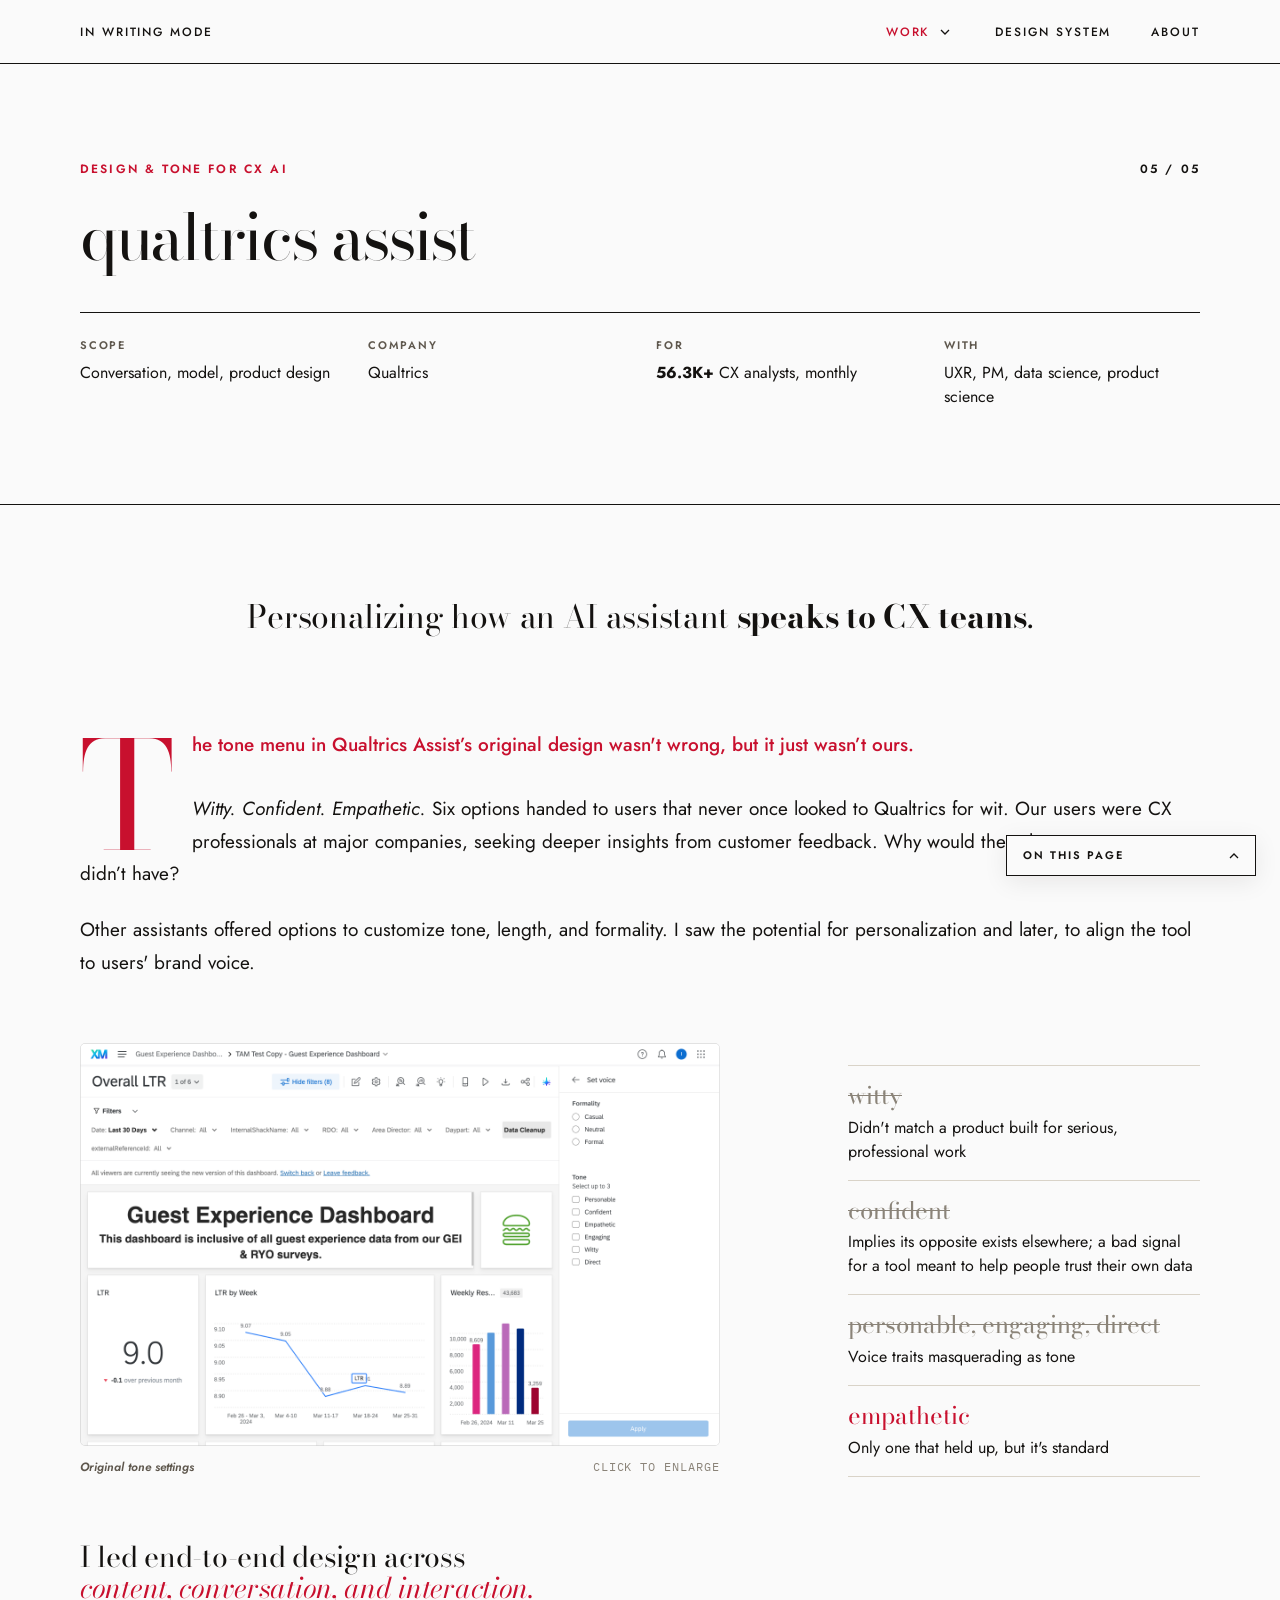
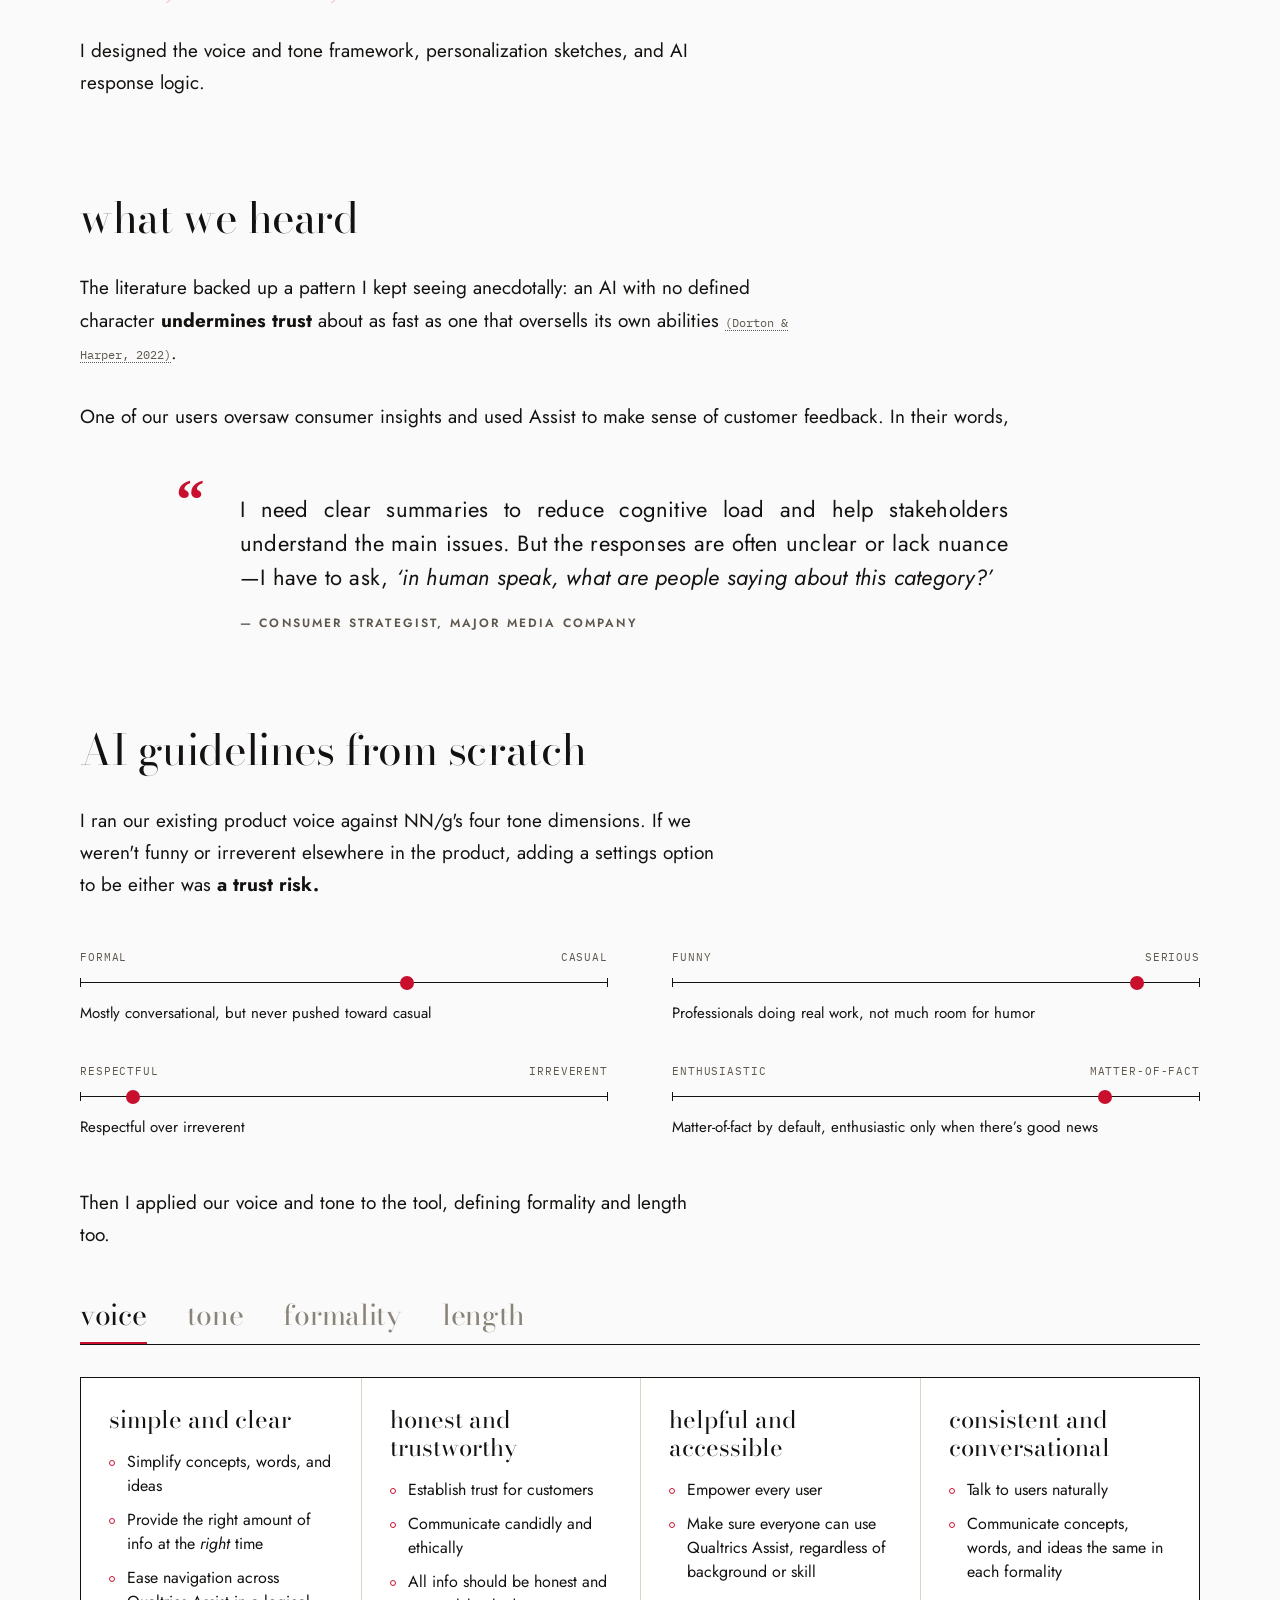
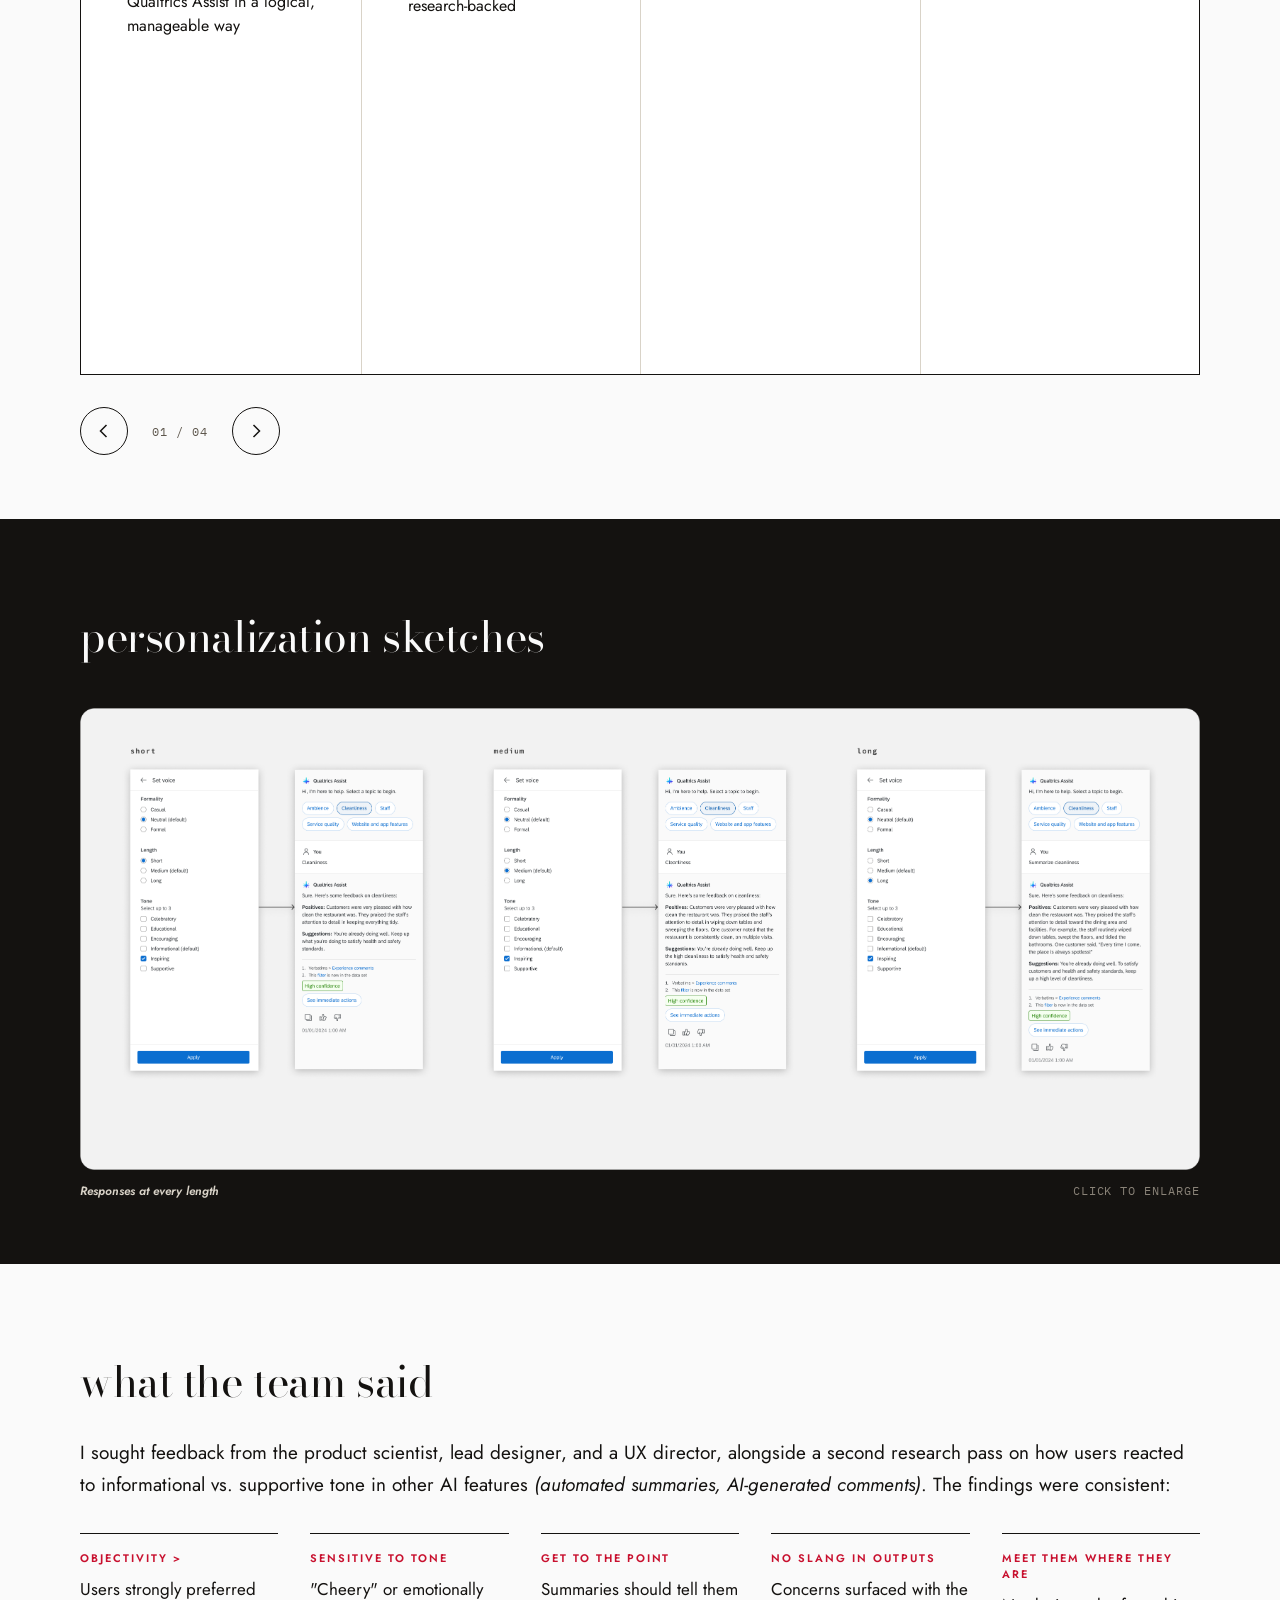
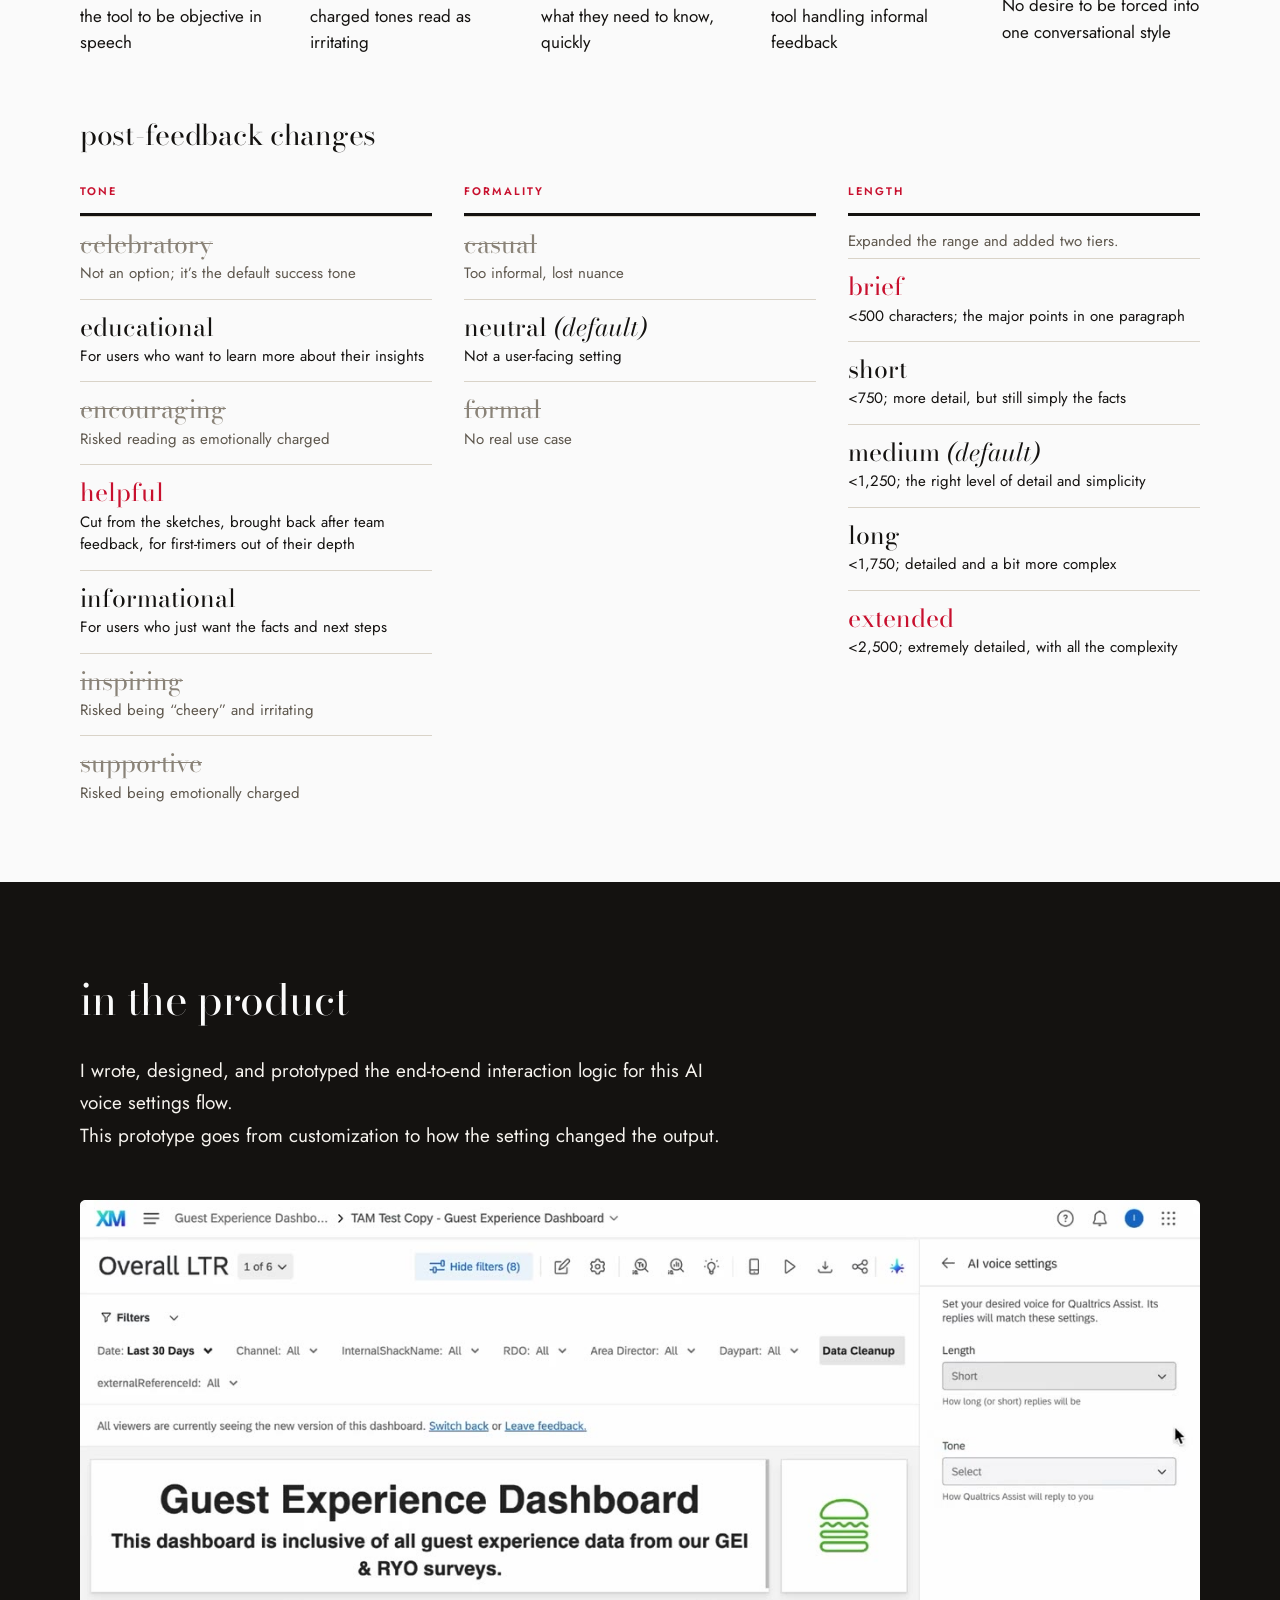
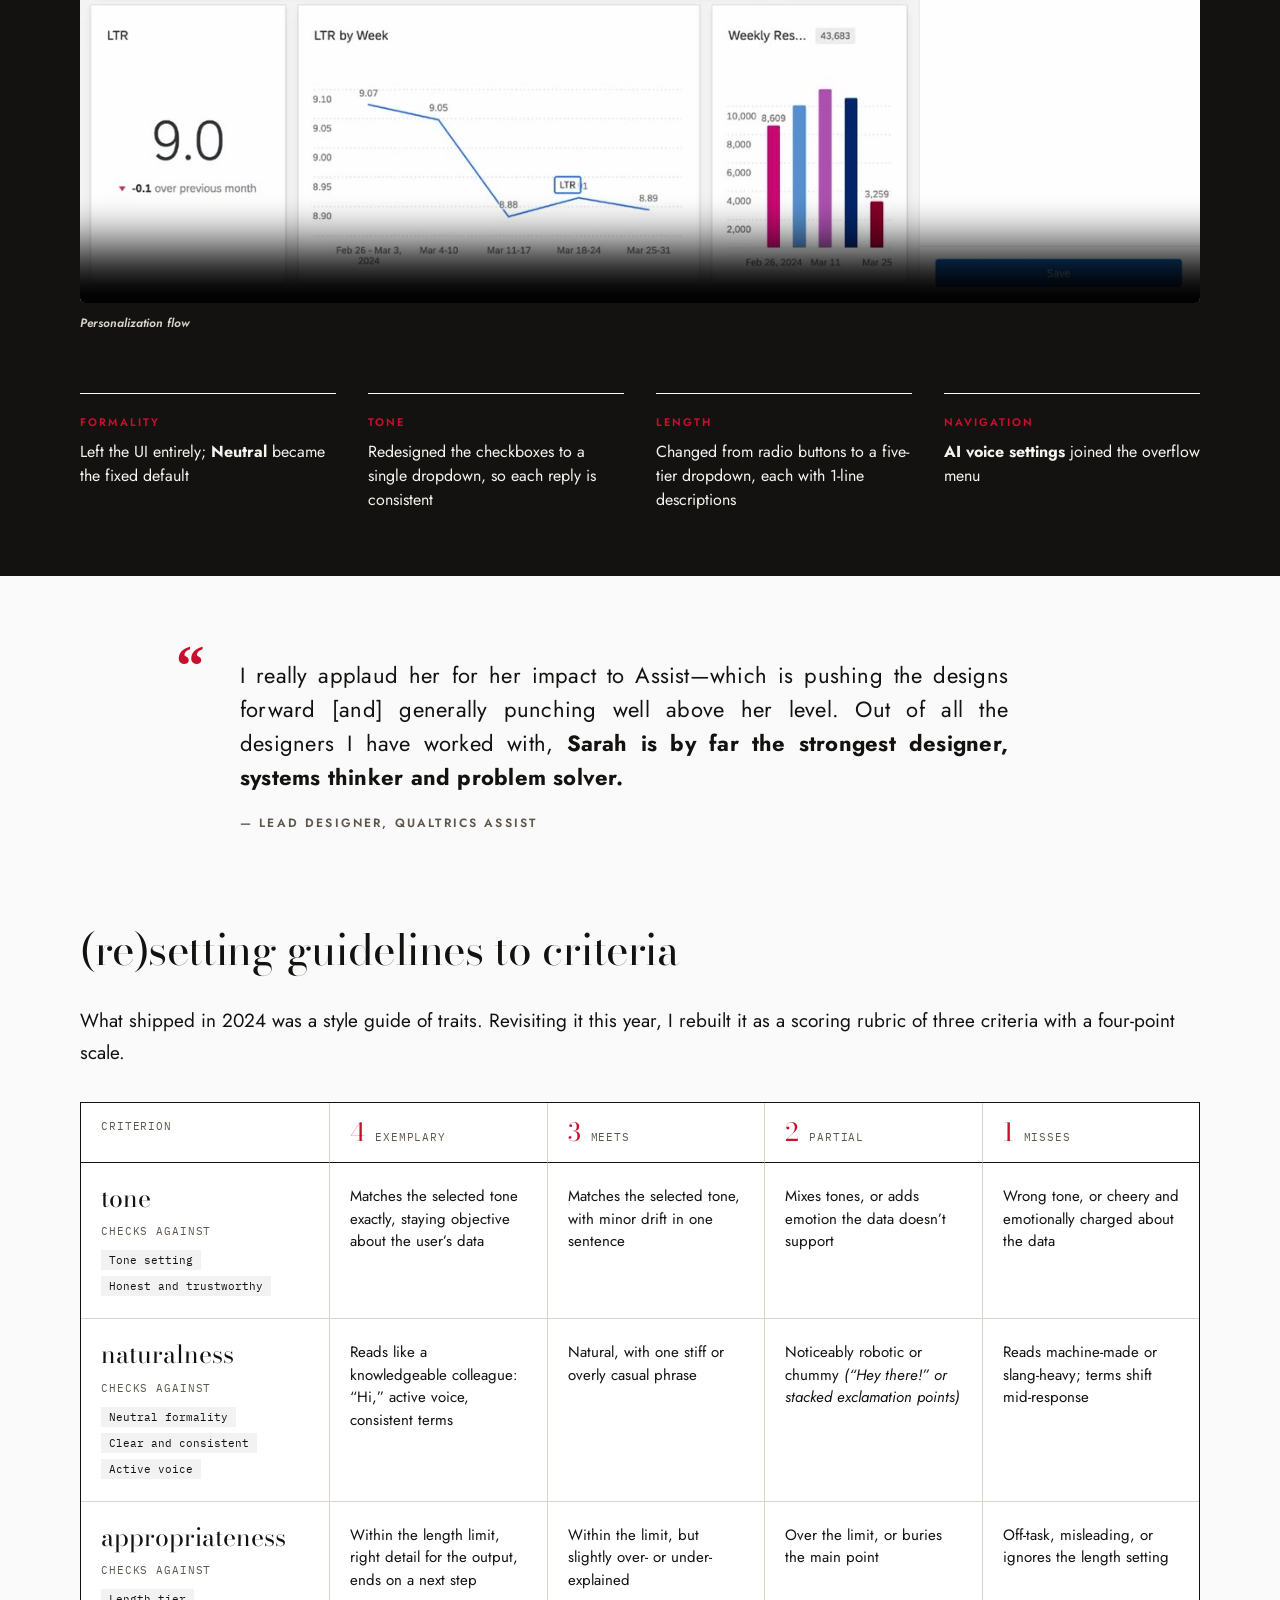
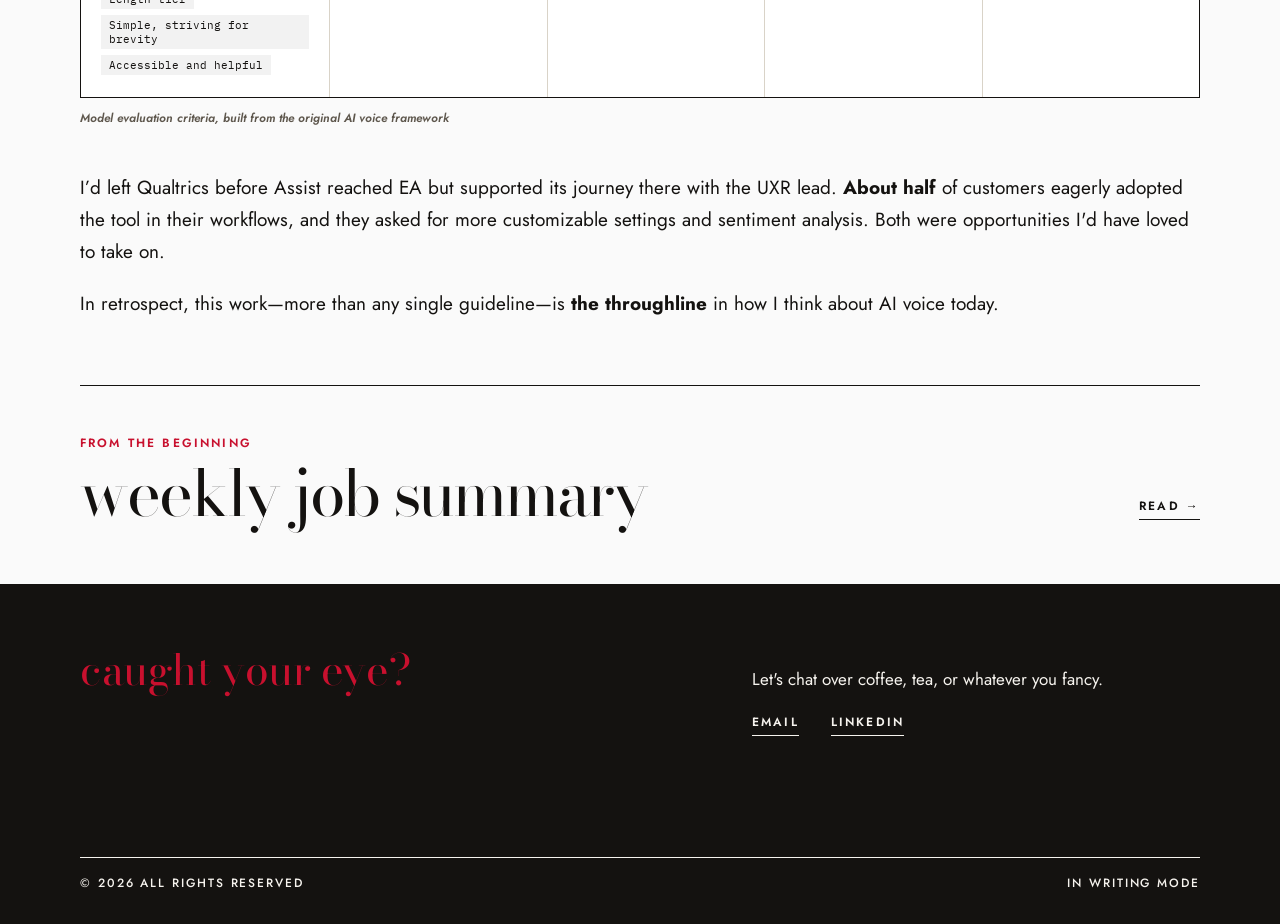
<file: work/qualtrics-assist/index.html>
<!doctype html>
<html lang="en">
<head>
<meta charset="utf-8">
<meta name="viewport" content="width=device-width, initial-scale=1">
<title>qualtrics assist — in writing mode</title>
<meta name="description" content="Redesigning AI voice settings in Qualtrics Assist for CX teams, then turning its tone guidelines into a rubric that scores the assistant’s replies.">
<link rel="canonical" href="https://inwritingmode.com/work/qualtrics-assist/">
<meta property="og:type" content="article">
<meta property="og:site_name" content="in writing mode">
<meta property="og:title" content="qualtrics assist — in writing mode">
<meta property="og:description" content="Redesigning AI voice settings in Qualtrics Assist for CX teams, then turning its tone guidelines into a rubric that scores the assistant’s replies.">
<meta property="og:url" content="https://inwritingmode.com/work/qualtrics-assist/">
<meta property="og:image" content="https://inwritingmode.com/images/qualtrics-original-settings.png">
<meta property="og:locale" content="en_US">
<meta name="twitter:card" content="summary_large_image">
<meta name="twitter:title" content="qualtrics assist — in writing mode">
<meta name="twitter:description" content="Redesigning AI voice settings in Qualtrics Assist for CX teams, then turning its tone guidelines into a rubric that scores the assistant’s replies.">
<meta name="twitter:image" content="https://inwritingmode.com/images/qualtrics-original-settings.png">
<link rel="icon" href="/favicon.ico" sizes="any">
<link rel="icon" type="image/png" sizes="32x32" href="/images/favicon-32.png">
<link rel="icon" type="image/png" sizes="512x512" href="/images/favicon-512.png">
<link rel="apple-touch-icon" href="/images/favicon-180.png">
<meta name="theme-color" content="#141210">
<link rel="preconnect" href="https://fonts.googleapis.com">
<link rel="preconnect" href="https://fonts.gstatic.com" crossorigin>
<link rel="stylesheet" href="https://fonts.googleapis.com/css2?family=Bodoni+Moda:ital,opsz,wght@0,6..96,400;0,6..96,500;0,6..96,700;1,6..96,400;1,6..96,700&family=Jost:ital,wght@0,300;0,400;0,500;0,600;1,400;1,600&family=IBM+Plex+Mono:wght@400;500&display=swap">
<link rel="stylesheet" href="/assets/site.css">
<script src="/assets/site.js" defer></script>
</head>
<body data-page="qualtrics-assist" data-case>
<a class="skip-link" href="#content">Skip to content</a>

<nav class="site-nav" id="site-nav" aria-label="Primary">
  <a href="/" class="brand" aria-label="In Writing Mode, home"><span class="brand-full">In Writing Mode</span><span class="brand-short" aria-hidden="true">S<span style="color: #C8102E">.</span></span></a>
  <ul>
    <li class="nav-work" id="nav-work">
      <a href="/#work" aria-current="page">Work</a>
      <button class="nav-caret" type="button" aria-expanded="false" aria-controls="nav-menu" aria-label="Case studies"><svg width="10" height="6" viewBox="0 0 10 6" fill="none" aria-hidden="true"><path d="M1 1l4 4 4-4" stroke="currentColor" stroke-width="1.3"/></svg></button>
      <ul class="nav-menu" id="nav-menu">
        <li><a href="/work/weekly-job-summary/"><span class="nm-n">01</span><span class="nm-t">Weekly job summary</span></a></li>
        <li><a href="/work/trusted-friends/"><span class="nm-n">02</span><span class="nm-t">Trusted friends</span></a></li>
        <li><a href="/work/ai-content-systems/"><span class="nm-n">03</span><span class="nm-t">Content systems for AI</span></a></li>
        <li><a href="/work/moments/"><span class="nm-n">04</span><span class="nm-t">Moments</span></a></li>
        <li><a href="/work/qualtrics-assist/" aria-current="page"><span class="nm-n">05</span><span class="nm-t">Qualtrics Assist</span></a></li>
      </ul>
    </li>
    <li><a href="/design-system/">Design system</a></li>
    <li><a href="/about/">About</a></li>
  </ul>
</nav>

<div id="content" tabindex="-1">
<main class="page is-entering" id="page-qualtrics-assist" style="background: #FAFAFA">





<!-- ========== HERO ========== -->
<section style="flex-shrink: 0; padding: calc(96px * var(--vy)) var(--gx) calc(96px * var(--vy)) var(--gx); display: flex; flex-direction: column; border-bottom: 1px solid #141210">
<div style="display: flex; justify-content: space-between; font-size: 12px; font-weight: 600; letter-spacing: 0.18em; text-transform: uppercase">
<div style="color: #C8102E">DESIGN &amp; TONE FOR CX AI</div>
<div>05 / 05</div>
</div>
<h1 style="margin: 32px 0 0 0; font-family: 'Didot', 'Bodoni Moda', 'Bodoni 72', serif; font-weight: 400; font-size: clamp(35px, 5.000vw, 72px); line-height: 0.85; letter-spacing: -0.03em">qualtrics assist</h1>
<div style="margin-top: calc(48px * var(--vy)); padding-top: 24px; border-top: 1px solid #141210">
<dl style="margin: 0 0 0 0; display: grid; grid-template-columns: repeat(4, minmax(0, 1fr)); column-gap: 32px"><div style="display: flex; flex-direction: column; gap: 8px"><dt style="font-size: 11px; text-transform: uppercase; color: #5E574D; font-weight: 600; letter-spacing: 0.16em">Scope</dt><dd style="margin: 0 0 0 0; font-size: 16px; line-height: 1.45">Conversation, model, product design</dd></div><div style="display: flex; flex-direction: column; gap: 8px"><dt style="font-size: 11px; text-transform: uppercase; color: #5E574D; font-weight: 600; letter-spacing: 0.16em">Company</dt><dd style="margin: 0 0 0 0; font-size: 16px; line-height: 1.45">Qualtrics</dd></div><div style="display: flex; flex-direction: column; gap: 8px"><dt style="font-size: 11px; text-transform: uppercase; color: #5E574D; font-weight: 600; letter-spacing: 0.16em">For</dt><dd style="margin: 0 0 0 0; font-size: 16px; line-height: 1.45"><b>56.3K+</b>&nbsp;CX&nbsp;analysts, monthly</dd></div><div style="display: flex; flex-direction: column; gap: 8px"><dt style="font-size: 11px; text-transform: uppercase; color: #5E574D; font-weight: 600; letter-spacing: 0.16em">With</dt><dd style="margin: 0 0 0 0; font-size: 16px; line-height: 1.45">UXR, PM, data science, product science</dd></div></dl>
</div>
</section>

<!-- ========== THESIS ========== -->
<section style="flex-shrink: 0; padding: calc(64px * var(--vy)) var(--gx) calc(64px * var(--vy)) var(--gx); padding-top: calc(96px * var(--vy)); padding-bottom: calc(96px * var(--vy))">
<h2 style="margin: 0 0 0 0; font-family: 'Didot', 'Bodoni Moda', 'Bodoni 72', serif; font-weight: 400; text-align: center; font-size: clamp(24px, 2.500vw, 36px); line-height: 1; letter-spacing: -0.01em">Personalizing how an AI assistant <b>speaks to CX teams</b>.</h2>
</section>

<!-- ========== OPENING (drop cap) ========== -->
<section style="flex-shrink: 0; padding: calc(64px * var(--vy)) var(--gx) 0 var(--gx); display: flex; flex-direction: column; gap: 24px; font-size: 19px; line-height: 1.7; padding-top: 0px">
<p style="margin: 0 0 0 0; width: 1280px; max-width: calc(100vw - 2 * var(--gx))"><span style="float: left; font-family: Didot, 'Bodoni Moda', 'Bodoni 72', serif; font-weight: 400; font-size: clamp(81px, 11.667vw, 168px); line-height: 0.74; padding: 12px 18px 0px 0px; color: rgb(200, 16, 46)">T</span><span style="font-weight: 500; color: rgb(200, 16, 46)">he tone menu in Qualtrics Assist’s original design wasn't wrong, but it just wasn’t ours.</span><br><br><i>Witty. Confident. Empathetic.</i> Six options handed to users that never once looked to Qualtrics for wit. Our users were CX professionals at major companies, seeking deeper insights from customer feedback. Why would they choose a tone we didn’t have?</p><p style="margin: 0 0 0 0; width: 1280px; max-width: calc(100vw - 2 * var(--gx))">Other assistants offered options to customize tone, length, and formality. I saw the potential for personalization and later, to align the tool to users' brand voice.</p>
</section>

<!-- ========== THE ORIGINAL MENU ========== -->


<!-- ========== CHALLENGES + GOALS ========== -->


<!-- ========== WHAT THE RESEARCH SAID ========== -->
<section style="flex-shrink: 0; padding: calc(100px * var(--vy)) var(--gx) 0 var(--gx); display: grid; grid-template-columns: repeat(12, minmax(0, 1fr)); column-gap: 32px; align-items: start; padding-top: calc(108px * var(--vy)); padding-top: calc(64px * var(--vy)); align-items: end">
<div style="grid-column: 1 / span 7; position: relative">
<input type="checkbox" id="ftz" class="skz-r" aria-label="Enlarge original tone settings">
<figure style="margin: 0 0 0 0; display: flex; flex-direction: column; gap: 12px">
<label for="ftz" class="skz-open" title="Click to enlarge"><img loading="lazy" src="/images/qualtrics-original-settings.png" alt="The original Set voice panel in Qualtrics Assist, open beside a Guest Experience dashboard: Formality as radio buttons (Casual, Neutral, Formal) and Tone as checkboxes, select up to 3 (Personable, Confident, Empathetic, Engaging, Witty, Direct), with an Apply button." style="display: block; width: 100%; height: auto; aspect-ratio: 1460 / 920"></label>
<figcaption style="display: flex; justify-content: space-between; align-items: baseline; font-size: 12px; font-weight: 600; line-height: 1.45; color: #5E574D"><i>Original tone settings</i><span style="font-family: 'IBM Plex Mono', 'SF Mono', Menlo, monospace; font-weight: 400; letter-spacing: 0.08em; text-transform: uppercase; color: #8A8378">Click to enlarge</span></figcaption>
</figure>
<label for="ftz" class="skz-ov" aria-label="Close enlarged image"><img loading="lazy" src="/images/qualtrics-original-settings-2.png" alt="" style="height: auto; max-height: calc(100vh - 80px); max-width: 100%"><span class="skz-x" aria-hidden="true"><svg width="18" height="18" viewBox="0 0 18 18" fill="none"><path d="M3 3l12 12M15 3L3 15" stroke="currentColor" stroke-width="1.5"></path></svg></span></label>
</div>
<div style="grid-column: 9 / span 4; display: flex; flex-direction: column; border-bottom: 1px solid #D9D3C8">
<div style="border-top: 1px solid #D9D3C8; padding: 16px 0 16px 0; display: flex; flex-direction: column; gap: 6px"><div style="font-family: 'Didot', 'Bodoni Moda', 'Bodoni 72', serif; font-weight: 400; color: #8A8378; text-decoration: line-through; text-decoration-thickness: 1px; font-size: 24px; line-height: 1.15">witty</div><div style="font-size: 16px; line-height: 1.5">Didn't match a product built for serious, professional work</div></div>
<div style="border-top: 1px solid #D9D3C8; padding: 16px 0 16px 0; display: flex; flex-direction: column; gap: 6px"><div style="font-family: 'Didot', 'Bodoni Moda', 'Bodoni 72', serif; font-weight: 400; color: #8A8378; text-decoration: line-through; text-decoration-thickness: 1px; font-size: 24px; line-height: 1.15">confident</div><div style="font-size: 16px; line-height: 1.5">Implies its opposite exists elsewhere; a bad signal for a tool meant to help people trust their own data</div></div>
<div style="border-top: 1px solid #D9D3C8; padding: 16px 0 16px 0; display: flex; flex-direction: column; gap: 6px"><div style="font-family: 'Didot', 'Bodoni Moda', 'Bodoni 72', serif; font-weight: 400; color: #8A8378; text-decoration: line-through; text-decoration-thickness: 1px; font-size: 24px; line-height: 1.15">personable, engaging, direct</div><div style="font-size: 16px; line-height: 1.5">Voice traits masquerading as tone</div></div>
<div style="border-top: 1px solid #D9D3C8; padding: 16px 0 16px 0; display: flex; flex-direction: column; gap: 6px"><div style="font-family: 'Didot', 'Bodoni Moda', 'Bodoni 72', serif; font-weight: 400; color: #C8102E; font-size: 24px; line-height: 1.15">empathetic</div><div style="font-size: 16px; line-height: 1.5">Only one that held up, but it's standard</div></div>
</div>
<p style="grid-column: 1 / span 7; align-self: start; margin: calc(64px * var(--vy)) 0 0 0; font-size: 19px; width: 512px; max-width: 100%; color: #141210; line-height: 1.1"><span style="font-family: Didot, 'Bodoni Moda', 'Bodoni 72', serif; font-size: clamp(24px, 2.222vw, 32px); line-height: 1.1; letter-spacing: -0.01em">I led end-to-end design across<br></span><span style="color: rgb(200, 16, 46); font-family: Didot, 'Bodoni Moda', 'Bodoni 72', serif; font-style: italic; font-size: clamp(24px, 2.222vw, 32px); line-height: 1.1; letter-spacing: -0.01em">content, conversation, and interaction.</span></p><p style="grid-column: 1 / span 7; align-self: start; margin: calc(64px * var(--vy)) 0 0 0; font-size: 19px; line-height: 1.7; margin-top: 32px; width: 843px; max-width: 100%">I designed the voice and tone framework, personalization sketches, and AI response logic.</p>

</section><section style="flex-shrink: 0; padding: calc(100px * var(--vy)) var(--gx) 0 var(--gx); display: grid; grid-template-columns: repeat(12, minmax(0, 1fr)); column-gap: 32px; align-items: start; padding-top: calc(96px * var(--vy))">
<h2 style="grid-column: 1 / -1; margin: 0 0 40px 0; font-family: 'Didot', 'Bodoni Moda', 'Bodoni 72', serif; font-weight: 400; margin-bottom: 32px; font-size: clamp(24px, 3.333vw, 48px); line-height: 1.05; letter-spacing: -0.01em">what we heard</h2>


<p style="grid-column: 1 / span 8; margin: calc(48px * var(--vy)) 0 0 0; font-size: 19px; line-height: 1.7; margin-top: 0px; width: 843px; max-width: 100%">The literature backed up a pattern I kept seeing anecdotally: an AI with no defined character <b>undermines trust</b> about as fast as one that oversells its own abilities&nbsp;<span class="cite" tabindex="0" aria-describedby="cite-dh" style="font-family: 'IBM Plex Mono', 'SF Mono', Menlo, monospace; color: rgb(94, 87, 77); font-size: 12px">(Dorton &amp; Harper, 2022)<span class="cite-tip" id="cite-dh" role="tooltip">Dorton, S. L., &amp; Harper, S. B. (2022). A naturalistic investigation of trust, AI, and intelligence work. <i>Journal of Cognitive Engineering and Decision Making, 16</i>(4), <span style="white-space: nowrap">222–236.</span></span></span>.</p>
<p style="grid-column: 1 / span 7; margin: calc(56px * var(--vy)) 0 0 0; font-size: 19px; line-height: 1.7; margin-top: 32px; width: 1280px; max-width: calc(100vw - 2 * var(--gx))">One of our users oversaw consumer insights and used Assist to make sense of customer feedback. In their words,</p>
<figure style="grid-column: 2 / span 9; margin: 40px 0 0 0; display: grid; grid-template-columns: 56px minmax(0, 1fr); column-gap: 8px; align-self: start">
<div aria-hidden="true" style="font-family: Didot; font-weight: 600; font-size: clamp(31px, 4.444vw, 64px); line-height: 0.9; color: #c8102e">“</div>
<div style="display: flex; flex-direction: column; gap: 20px; padding-top: 18px">
<blockquote style="margin: 0 0 0 0; font-family: 'Jost', 'Futura', sans-serif; font-weight: 400; font-size: 22px; line-height: 1.55; letter-spacing: 0.01em; text-align: justify; color: #141210">I need clear summaries to reduce cognitive load and help stakeholders understand the main issues. But the responses are often unclear or lack nuance—I have to ask, <i>‘in human speak, what are people saying about this category?’</i></blockquote><figcaption style="font-size: 12px; font-weight: 600; letter-spacing: 0.18em; text-transform: uppercase; color: #5E574D">— CONSUMER STRATEGIST, MAJOR MEDIA COMPANY</figcaption>
</div>
</figure>
</section>

<!-- ========== AI GUIDELINES FROM SCRATCH ========== -->
<section style="flex-shrink: 0; padding: calc(100px * var(--vy)) var(--gx) 0 var(--gx); display: grid; grid-template-columns: repeat(12, minmax(0, 1fr)); column-gap: 32px; align-items: start; padding-top: calc(96px * var(--vy))">
<h2 style="grid-column: 1 / -1; margin: 0 0 40px 0; font-family: 'Didot', 'Bodoni Moda', 'Bodoni 72', serif; font-weight: 400; margin-bottom: 32px; font-size: clamp(24px, 3.333vw, 48px); line-height: 1.05; letter-spacing: -0.01em">AI guidelines from scratch</h2>
<p style="grid-column: 1 / span 7; margin: 0 0 0 0; font-size: 19px; line-height: 1.7; width: 843px; max-width: 100%">I ran our existing product voice against NN/g's four tone dimensions. If we weren't funny or irreverent elsewhere in the product, adding a settings option to be either was <b>a trust risk.</b></p>
<div style="grid-column: 1 / -1; margin-top: calc(48px * var(--vy)); display: grid; grid-template-columns: repeat(2, minmax(0, 1fr)); column-gap: 64px; row-gap: 40px">
<div style="display: flex; flex-direction: column; gap: 12px"><div style="display: flex; justify-content: space-between; font-family: 'IBM Plex Mono', 'SF Mono', Menlo, monospace; font-size: 11px; letter-spacing: 0.08em; text-transform: uppercase; color: #5E574D"><span>Formal</span><span>Casual</span></div><div style="position: relative; height: 14px"><div style="position: absolute; left: 0; right: 0; top: 6px; height: 1px; background: #141210"></div><div style="position: absolute; left: 0; top: 2px; width: 1px; height: 9px; background: #141210"></div><div style="position: absolute; right: 0; top: 2px; width: 1px; height: 9px; background: #141210"></div><div style="position: absolute; left: calc(62% - 7px); top: 0; width: 14px; height: 14px; border-radius: 50%; background: #C8102E"></div></div><div style="font-size: 15px; line-height: 1.5">Mostly conversational, but never pushed toward casual</div></div>
<div style="display: flex; flex-direction: column; gap: 12px"><div style="display: flex; justify-content: space-between; font-family: 'IBM Plex Mono', 'SF Mono', Menlo, monospace; font-size: 11px; letter-spacing: 0.08em; text-transform: uppercase; color: #5E574D"><span>Funny</span><span>Serious</span></div><div style="position: relative; height: 14px"><div style="position: absolute; left: 0; right: 0; top: 6px; height: 1px; background: #141210"></div><div style="position: absolute; left: 0; top: 2px; width: 1px; height: 9px; background: #141210"></div><div style="position: absolute; right: 0; top: 2px; width: 1px; height: 9px; background: #141210"></div><div style="position: absolute; left: calc(88% - 7px); top: 0; width: 14px; height: 14px; border-radius: 50%; background: #C8102E"></div></div><div style="font-size: 15px; line-height: 1.5">Professionals doing real work, not much room for humor</div></div>
<div style="display: flex; flex-direction: column; gap: 12px"><div style="display: flex; justify-content: space-between; font-family: 'IBM Plex Mono', 'SF Mono', Menlo, monospace; font-size: 11px; letter-spacing: 0.08em; text-transform: uppercase; color: #5E574D"><span>Respectful</span><span>Irreverent</span></div><div style="position: relative; height: 14px"><div style="position: absolute; left: 0; right: 0; top: 6px; height: 1px; background: #141210"></div><div style="position: absolute; left: 0; top: 2px; width: 1px; height: 9px; background: #141210"></div><div style="position: absolute; right: 0; top: 2px; width: 1px; height: 9px; background: #141210"></div><div style="position: absolute; left: calc(10% - 7px); top: 0; width: 14px; height: 14px; border-radius: 50%; background: #C8102E"></div></div><div style="font-size: 15px; line-height: 1.5">Respectful over irreverent</div></div>
<div style="display: flex; flex-direction: column; gap: 12px"><div style="display: flex; justify-content: space-between; font-family: 'IBM Plex Mono', 'SF Mono', Menlo, monospace; font-size: 11px; letter-spacing: 0.08em; text-transform: uppercase; color: #5E574D"><span>Enthusiastic</span><span>Matter-of-fact</span></div><div style="position: relative; height: 14px"><div style="position: absolute; left: 0; right: 0; top: 6px; height: 1px; background: #141210"></div><div style="position: absolute; left: 0; top: 2px; width: 1px; height: 9px; background: #141210"></div><div style="position: absolute; right: 0; top: 2px; width: 1px; height: 9px; background: #141210"></div><div style="position: absolute; left: calc(82% - 7px); top: 0; width: 14px; height: 14px; border-radius: 50%; background: #C8102E"></div></div><div style="font-size: 15px; line-height: 1.5">Matter-of-fact by default, enthusiastic only when there’s good news</div></div>
</div>
<p style="grid-column: 1 / span 7; margin: calc(56px * var(--vy)) 0 0 0; font-size: 19px; line-height: 1.7; width: 843px; max-width: 100%; margin-top: calc(48px * var(--vy))">Then I applied our voice and tone to the tool, defining formality and length too.</p>
<div class="vt" role="region" aria-roledescription="carousel" aria-label="Voice, tone, formality, and length guidelines" style="grid-column: 1 / -1; margin-top: calc(48px * var(--vy)); position: relative">
<input type="radio" name="vt" id="vt1" class="vt-r" checked="" aria-label="voice">
<input type="radio" name="vt" id="vt2" class="vt-r" aria-label="tone">
<input type="radio" name="vt" id="vt3" class="vt-r" aria-label="formality">
<input type="radio" name="vt" id="vt4" class="vt-r" aria-label="length">
<div class="vt-tabs" style="display: flex; gap: 40px; border-bottom: 1px solid #141210"><label for="vt1" class="vt-tab vt-t1" style="font-family: 'Didot', 'Bodoni Moda', 'Bodoni 72', serif; font-weight: 400; font-size: clamp(24px, 2.222vw, 32px); line-height: 1.1; letter-spacing: -0.01em">voice</label><label for="vt2" class="vt-tab vt-t2" style="font-family: 'Didot', 'Bodoni Moda', 'Bodoni 72', serif; font-weight: 400; font-size: clamp(24px, 2.222vw, 32px); line-height: 1.1; letter-spacing: -0.01em">tone</label><label for="vt3" class="vt-tab vt-t3" style="font-family: 'Didot', 'Bodoni Moda', 'Bodoni 72', serif; font-weight: 400; font-size: clamp(24px, 2.222vw, 32px); line-height: 1.1; letter-spacing: -0.01em">formality</label><label for="vt4" class="vt-tab vt-t4" style="font-family: 'Didot', 'Bodoni Moda', 'Bodoni 72', serif; font-weight: 400; font-size: clamp(24px, 2.222vw, 32px); line-height: 1.1; letter-spacing: -0.01em">length</label></div>
<div class="vt-track" style="display: grid; margin-top: 32px">
<figure class="vt-s vt-s1" aria-roledescription="slide" aria-label="voice, 1 of 4" style="grid-area: 1 / 1; margin: 0 0 0 0; border: 1px solid #141210; background: #FFFFFF; display: flex; flex-direction: column"><div style="flex: 1; display: grid; grid-template-columns: repeat(4, minmax(0, 1fr))"><div style="padding: 28px 28px 28px 28px; display: flex; flex-direction: column; gap: 16px"><div style="font-family: 'Didot', 'Bodoni Moda', 'Bodoni 72', serif; font-weight: 400; font-size: 24px; line-height: 1.15">simple and clear</div><ul class="vt-ul"><li>Simplify concepts, words, and ideas</li><li>Provide the right amount of info at the <i>right</i> time</li><li>Ease navigation across Qualtrics Assist in a logical, manageable way</li></ul></div><div style="border-left: 1px solid #D9D3C8; padding: 28px 28px 28px 28px; display: flex; flex-direction: column; gap: 16px"><div style="font-family: 'Didot', 'Bodoni Moda', 'Bodoni 72', serif; font-weight: 400; font-size: 24px; line-height: 1.15">honest and trustworthy</div><ul class="vt-ul"><li>Establish trust for customers</li><li>Communicate candidly and ethically</li><li>All info should be honest and research-backed</li></ul></div><div style="border-left: 1px solid #D9D3C8; padding: 28px 28px 28px 28px; display: flex; flex-direction: column; gap: 16px"><div style="font-family: 'Didot', 'Bodoni Moda', 'Bodoni 72', serif; font-weight: 400; font-size: 24px; line-height: 1.15">helpful and accessible</div><ul class="vt-ul"><li>Empower every user</li><li>Make sure everyone can use Qualtrics Assist, regardless of background or skill</li></ul></div><div style="border-left: 1px solid #D9D3C8; padding: 28px 28px 28px 28px; display: flex; flex-direction: column; gap: 16px"><div style="font-family: 'Didot', 'Bodoni Moda', 'Bodoni 72', serif; font-weight: 400; font-size: 24px; line-height: 1.15">consistent and conversational</div><ul class="vt-ul"><li>Talk to users naturally</li><li>Communicate concepts, words, and ideas the same in each formality</li></ul></div></div></figure>
<figure class="vt-s vt-s2" aria-roledescription="slide" aria-label="tone, 2 of 4" style="grid-area: 1 / 1; margin: 0 0 0 0; border: 1px solid #141210; background: #FFFFFF; display: flex; flex-direction: column"><div style="flex: 1; display: grid; grid-template-columns: repeat(4, minmax(0, 1fr))"><div style="padding: 28px 28px 28px 28px; display: flex; flex-direction: column; gap: 16px"><div style="font-family: 'Didot', 'Bodoni Moda', 'Bodoni 72', serif; font-weight: 400; font-size: clamp(24px, 1.944vw, 28px); line-height: 1.1">celebratory</div><ul class="vt-ul"><li>Recognize success</li><li>Focus on achievement and actions</li><li>Emphasize that we’re celebrating <i>them,</i> not us</li></ul></div><div style="border-left: 1px solid #D9D3C8; padding: 28px 28px 28px 28px; display: flex; flex-direction: column; gap: 16px"><div style="font-family: 'Didot', 'Bodoni Moda', 'Bodoni 72', serif; font-weight: 400; font-size: clamp(24px, 1.944vw, 28px); line-height: 1.1">educational</div><ul class="vt-ul"><li>Provide context and rationale</li><li>Don’t assume; focus on informing</li><li>Make it easy for them to take action</li></ul></div><div style="border-left: 1px solid #D9D3C8; padding: 28px 28px 28px 28px; display: flex; flex-direction: column; gap: 16px"><div style="font-family: 'Didot', 'Bodoni Moda', 'Bodoni 72', serif; font-weight: 400; font-size: clamp(24px, 1.944vw, 28px); line-height: 1.1">encouraging</div><ul class="vt-ul"><li>Help them meet their goals</li><li>Point out benefits of taking the desired actions</li><li>Let them know why we’re giving them certain info, and anticipate any questions and needs</li></ul></div><div style="border-left: 1px solid #D9D3C8; padding: 28px 28px 28px 28px; display: flex; flex-direction: column; gap: 16px"><div style="font-family: 'Didot', 'Bodoni Moda', 'Bodoni 72', serif; font-weight: 400; font-size: clamp(24px, 1.944vw, 28px); line-height: 1.1">helpful</div><ul class="vt-ul"><li>Emphasize info that’ll improve their experience</li><li>Explain our rationale and how to learn more</li><li>Be aware if we're interrupting</li><li>Pair CTAs with relevant info for easy decision-making</li></ul></div><div style="border-top: 1px solid #D9D3C8; padding: 28px 28px 28px 28px; display: flex; flex-direction: column; gap: 16px"><div style="font-family: 'Didot', 'Bodoni Moda', 'Bodoni 72', serif; font-weight: 400; font-size: clamp(24px, 1.944vw, 28px); line-height: 1.1">informational</div><ul class="vt-ul"><li>Focus on the facts; avoid bias</li><li>Provide solutions or next steps</li><li>Refer to opportunities they might not know of</li><li>Provide tools for completing future tasks or avoiding similar issues</li></ul></div><div style="border-left: 1px solid #D9D3C8; border-top: 1px solid #D9D3C8; padding: 28px 28px 28px 28px; display: flex; flex-direction: column; gap: 16px"><div style="font-family: 'Didot', 'Bodoni Moda', 'Bodoni 72', serif; font-weight: 400; font-size: clamp(24px, 1.944vw, 28px); line-height: 1.1">inspiring</div><ul class="vt-ul"><li>Highlight benefits to the person or organization</li><li>Emphasize that we can work to meet their goals</li><li>Focus on what they can do for success, no matter the outcome</li></ul></div><div style="grid-column: span 2; border-left: 1px solid #D9D3C8; border-top: 1px solid #D9D3C8; padding: 28px 28px 28px 28px; display: flex; flex-direction: column; gap: 16px"><div style="font-family: 'Didot', 'Bodoni Moda', 'Bodoni 72', serif; font-weight: 400; font-size: clamp(24px, 1.944vw, 28px); line-height: 1.1">supportive</div><ul class="vt-ul"><li>Anticipate questions, re: their goals</li><li>Assure that we value their time and energy</li><li>Explain why we need certain info</li><li>Confirm privacy or security commitments</li></ul></div></div></figure>
<figure class="vt-s vt-s3" aria-roledescription="slide" aria-label="formality, 3 of 4" style="grid-area: 1 / 1; margin: 0 0 0 0; border: 1px solid #141210; background: #FFFFFF; display: flex; flex-direction: column"><div style="flex: 1; display: grid; grid-template-columns: repeat(3, minmax(0, 1fr))"><div style="padding: 28px 28px 28px 28px; display: flex; flex-direction: column; gap: 16px"><div style="font-family: 'Didot', 'Bodoni Moda', 'Bodoni 72', serif; font-weight: 400; font-size: clamp(24px, 1.944vw, 28px); line-height: 1.1">casual</div><ul class="vt-ul"><li>Informal, but don’t use slang</li><li>Friendlier, can use exclamation points</li><li>Doesn’t adhere to strict grammar rules</li></ul></div><div style="border-left: 1px solid #D9D3C8; padding: 28px 28px 28px 28px; display: flex; flex-direction: column; gap: 16px"><div style="font-family: 'Didot', 'Bodoni Moda', 'Bodoni 72', serif; font-weight: 400; font-size: clamp(24px, 1.944vw, 28px); line-height: 1.1">neutral <span style="font-family: 'IBM Plex Mono', 'SF Mono', Menlo, monospace; font-size: 12px; color: #5E574D; letter-spacing: 0.04em">(default)</span></div><ul class="vt-ul"><li>Straightforward, though still friendly</li><li>Neutral greetings like “Hi”<ul><li>Avoid “Hey” / “Hey there” (too casual)</li><li>Don’t use too many exclamation points</li></ul></li><li>Doesn’t adhere to strict grammar rules</li></ul></div><div style="border-left: 1px solid #D9D3C8; padding: 28px 28px 28px 28px; display: flex; flex-direction: column; gap: 16px"><div style="font-family: 'Didot', 'Bodoni Moda', 'Bodoni 72', serif; font-weight: 400; font-size: clamp(24px, 1.944vw, 28px); line-height: 1.1">formal</div><ul class="vt-ul"><li>Straight to the point, but not particularly warm<ul><li>Be sparing with $10 words</li></ul></li><li>Definitely no exclamation points</li><li>Adheres to strict grammar rules</li></ul></div></div></figure>
<figure class="vt-s vt-s4" aria-roledescription="slide" aria-label="length, 4 of 4" style="grid-area: 1 / 1; margin: 0 0 0 0; border: 1px solid #141210; background: #FFFFFF; display: flex; flex-direction: column"><div style="flex: 1; display: grid; grid-template-columns: repeat(3, minmax(0, 1fr))"><div style="padding: 28px 28px 28px 28px; display: flex; flex-direction: column; gap: 16px"><div style="font-family: 'Didot', 'Bodoni Moda', 'Bodoni 72', serif; font-weight: 400; font-size: clamp(24px, 1.944vw, 28px); line-height: 1.1">short</div><ul class="vt-ul"><li>1-2 sentences, with simpler structures<ul><li>Simple</li><li>Simple + complex <i>or</i> compound</li></ul></li><li>&lt;300 characters</li></ul></div><div style="border-left: 1px solid #D9D3C8; padding: 28px 28px 28px 28px; display: flex; flex-direction: column; gap: 16px"><div style="font-family: 'Didot', 'Bodoni Moda', 'Bodoni 72', serif; font-weight: 400; font-size: clamp(24px, 1.944vw, 28px); line-height: 1.1">medium <span style="font-family: 'IBM Plex Mono', 'SF Mono', Menlo, monospace; font-size: 12px; color: #5E574D; letter-spacing: 0.04em">(default)</span></div><ul class="vt-ul"><li>2-3 sentences, mix of structures<ul><li>Simple + compound</li><li>Simple + complex</li></ul></li><li>&lt;400 characters</li></ul></div><div style="border-left: 1px solid #D9D3C8; padding: 28px 28px 28px 28px; display: flex; flex-direction: column; gap: 16px"><div style="font-family: 'Didot', 'Bodoni Moda', 'Bodoni 72', serif; font-weight: 400; font-size: clamp(24px, 1.944vw, 28px); line-height: 1.1">long</div><ul class="vt-ul"><li>3-5 sentences, more complex structures<ul><li>Compound</li><li>Compound + complex</li><li>Compound-complex</li></ul></li><li>&lt;500 characters</li></ul></div></div></figure>
</div>
<div class="vt-nav vt-n1" style="align-items: center; gap: 24px; margin-top: 32px"><label for="vt4" class="vt-btn" role="button" aria-label="Previous: length"><svg width="20" height="20" viewBox="0 0 20 20" fill="none" aria-hidden="true"><path d="M12.5 4 6.5 10l6 6" stroke="currentColor" stroke-width="1.5"></path></svg></label><span style="font-family: 'IBM Plex Mono', 'SF Mono', Menlo, monospace; font-size: 12px; letter-spacing: 0.08em; color: #5E574D">01 / 04</span><label for="vt2" class="vt-btn" role="button" aria-label="Next: tone"><svg width="20" height="20" viewBox="0 0 20 20" fill="none" aria-hidden="true"><path d="M7.5 4l6 6-6 6" stroke="currentColor" stroke-width="1.5"></path></svg></label></div>
<div class="vt-nav vt-n2" style="align-items: center; gap: 24px; margin-top: 32px"><label for="vt1" class="vt-btn" role="button" aria-label="Previous: voice"><svg width="20" height="20" viewBox="0 0 20 20" fill="none" aria-hidden="true"><path d="M12.5 4 6.5 10l6 6" stroke="currentColor" stroke-width="1.5"></path></svg></label><span style="font-family: 'IBM Plex Mono', 'SF Mono', Menlo, monospace; font-size: 12px; letter-spacing: 0.08em; color: #5E574D">02 / 04</span><label for="vt3" class="vt-btn" role="button" aria-label="Next: formality"><svg width="20" height="20" viewBox="0 0 20 20" fill="none" aria-hidden="true"><path d="M7.5 4l6 6-6 6" stroke="currentColor" stroke-width="1.5"></path></svg></label></div>
<div class="vt-nav vt-n3" style="align-items: center; gap: 24px; margin-top: 32px"><label for="vt2" class="vt-btn" role="button" aria-label="Previous: tone"><svg width="20" height="20" viewBox="0 0 20 20" fill="none" aria-hidden="true"><path d="M12.5 4 6.5 10l6 6" stroke="currentColor" stroke-width="1.5"></path></svg></label><span style="font-family: 'IBM Plex Mono', 'SF Mono', Menlo, monospace; font-size: 12px; letter-spacing: 0.08em; color: #5E574D">03 / 04</span><label for="vt4" class="vt-btn" role="button" aria-label="Next: length"><svg width="20" height="20" viewBox="0 0 20 20" fill="none" aria-hidden="true"><path d="M7.5 4l6 6-6 6" stroke="currentColor" stroke-width="1.5"></path></svg></label></div>
<div class="vt-nav vt-n4" style="align-items: center; gap: 24px; margin-top: 32px"><label for="vt3" class="vt-btn" role="button" aria-label="Previous: formality"><svg width="20" height="20" viewBox="0 0 20 20" fill="none" aria-hidden="true"><path d="M12.5 4 6.5 10l6 6" stroke="currentColor" stroke-width="1.5"></path></svg></label><span style="font-family: 'IBM Plex Mono', 'SF Mono', Menlo, monospace; font-size: 12px; letter-spacing: 0.08em; color: #5E574D">04 / 04</span><label for="vt1" class="vt-btn" role="button" aria-label="Next: voice"><svg width="20" height="20" viewBox="0 0 20 20" fill="none" aria-hidden="true"><path d="M7.5 4l6 6-6 6" stroke="currentColor" stroke-width="1.5"></path></svg></label></div>
</div>


</section>

<!-- ========== SKETCHES (dark) ========== -->
<section style="flex-shrink: 0; margin-top: calc(64px * var(--vy)); padding: calc(108px * var(--vy)) var(--gx) calc(64px * var(--vy)) var(--gx); background-color: #141210; color: #FFFFFF; display: grid; grid-template-columns: repeat(12, minmax(0, 1fr)); column-gap: 32px; align-items: start; padding-top: calc(96px * var(--vy))">
<h2 style="grid-column: 1 / -1; margin: 0 0 40px 0; font-family: 'Didot', 'Bodoni Moda', 'Bodoni 72', serif; font-weight: 400; margin-bottom: calc(48px * var(--vy)); color: #fafafa; font-size: clamp(24px, 3.333vw, 48px); line-height: 1.05; letter-spacing: -0.01em">personalization sketches</h2>
<div style="grid-column: 1 / -1; position: relative">
<input type="checkbox" id="skz" class="skz-r" aria-label="Enlarge sketch">
<figure style="margin: 0 0 0 0; display: flex; flex-direction: column; gap: 12px">
<label for="skz" class="skz-open" title="Click to enlarge"><img loading="lazy" src="/images/qualtrics-sketch-length.png" alt="Sketch of the Set voice panel at short, medium, and long length, with neutral formality and an inspiring tone, each beside the summary of cleanliness feedback it produces. The reply grows from a two-line summary to a longer one with a customer quote." style="display: block; width: 100%; height: auto; aspect-ratio: 3159 / 1302"></label>
<figcaption style="display: flex; justify-content: space-between; align-items: baseline; font-size: 12px; font-weight: 600; line-height: 1.45; color: #D9D3C8"><i>Responses at every length</i><span style="font-family: 'IBM Plex Mono', 'SF Mono', Menlo, monospace; font-weight: 400; letter-spacing: 0.08em; text-transform: uppercase; color: rgb(138, 131, 120)">Click to enlarge</span></figcaption>
</figure>
<label for="skz" class="skz-ov" aria-label="Close enlarged sketch"><img loading="lazy" src="/images/qualtrics-sketch-length.png" alt=""><span class="skz-x" aria-hidden="true"><svg width="18" height="18" viewBox="0 0 18 18" fill="none"><path d="M3 3l12 12M15 3L3 15" stroke="currentColor" stroke-width="1.5"></path></svg></span></label>
</div>
</section><section style="flex-shrink: 0; padding: calc(100px * var(--vy)) var(--gx) 0 var(--gx); display: grid; grid-template-columns: repeat(12, minmax(0, 1fr)); column-gap: 32px; align-items: start; padding-top: calc(96px * var(--vy)); padding-bottom: 0px">
<h2 style="grid-column: 1 / -1; margin: 0 0 40px 0; font-family: 'Didot', 'Bodoni Moda', 'Bodoni 72', serif; font-weight: 400; margin-bottom: 32px; font-size: clamp(24px, 3.333vw, 48px); line-height: 1.05; letter-spacing: -0.01em">what the team said</h2>
<p style="grid-column: 1 / span 7; margin: 0 0 0 0; font-size: 19px; line-height: 1.7; width: 1280px; max-width: calc(100vw - 2 * var(--gx))">I sought feedback from the product scientist, lead designer, and a UX director, alongside a second research pass on how users reacted to informational vs. supportive tone in other AI features <i>(automated summaries, AI-generated comments)</i>. The findings were consistent:</p><div style="grid-column: 1 / -1; margin-top: 32px; display: flex; flex-direction: column; gap: 24px">

<div style="display: grid; grid-template-columns: repeat(5, minmax(0, 1fr)); column-gap: 32px; grid-template-rows: repeat(1, minmax(0, 1fr))">
<div style="border-top: 1px solid #141210; padding-top: 16px; display: flex; flex-direction: column; gap: 10px"><div style="font-size: 11px; font-weight: 600; letter-spacing: 0.18em; text-transform: uppercase; color: #C8102E">OBJECTIVITY &gt;</div><div style="font-size: 17px; line-height: 1.55">Users strongly preferred the tool to be objective in speech</div></div>
<div style="border-top: 1px solid #141210; padding-top: 16px; display: flex; flex-direction: column; gap: 10px"><div style="font-size: 11px; font-weight: 600; letter-spacing: 0.18em; text-transform: uppercase; color: #C8102E">SENSITIVE TO TONE</div><div style="font-size: 17px; line-height: 1.55">"Cheery" or emotionally charged tones read as irritating</div></div>
<div style="border-top: 1px solid #141210; padding-top: 16px; display: flex; flex-direction: column; gap: 10px"><div style="font-size: 11px; font-weight: 600; letter-spacing: 0.18em; text-transform: uppercase; color: #C8102E">GET TO THE POINT</div><div style="font-size: 17px; line-height: 1.55">Summaries should tell them what they need to know, quickly</div></div>
<div style="border-top: 1px solid #141210; padding-top: 16px; display: flex; flex-direction: column; gap: 10px"><div style="font-size: 11px; font-weight: 600; letter-spacing: 0.18em; text-transform: uppercase; color: #C8102E">NO SLANG IN OUTPUTS</div><div style="font-size: 17px; line-height: 1.55">Concerns surfaced with the tool handling informal feedback</div></div><div style="border-top: 1px solid #141210; padding-top: 16px; display: flex; flex-direction: column; gap: 10px"><div style="font-size: 11px; font-weight: 600; letter-spacing: 0.18em; text-transform: uppercase; color: #C8102E">MEET THEM WHERE THEY ARE</div><div style="font-size: 17px; line-height: 1.55">No desire to be forced into one conversational style</div></div>
</div>
</div>

</section>

<!-- ========== WHAT THE TEAM SAID ========== -->


<!-- ========== WHAT CHANGED ========== -->
<section style="flex-shrink: 0; padding: calc(100px * var(--vy)) var(--gx) 0 var(--gx); display: grid; grid-template-columns: repeat(12, minmax(0, 1fr)); column-gap: 32px; align-items: start; padding-top: calc(64px * var(--vy))">
<h2 style="grid-column: 1 / -1; margin: 0 0 40px 0; font-family: 'Didot', 'Bodoni Moda', 'Bodoni 72', serif; font-weight: 400; margin-bottom: 32px; font-size: clamp(24px, 2.222vw, 32px); line-height: 1.1; letter-spacing: -0.01em">post-feedback changes</h2>
<div style="grid-column: 1 / span 4; display: flex; flex-direction: column">
<div style="font-size: 11px; font-weight: 600; letter-spacing: 0.18em; text-transform: uppercase; color: #C8102E; padding-bottom: 14px; border-bottom: 3px solid #141210">Tone</div>
<div style="border-top: 1px solid #D9D3C8; padding: 14px 0 14px 0; display: flex; flex-direction: column; gap: 4px"><div style="font-family: 'Didot', 'Bodoni Moda', 'Bodoni 72', serif; font-weight: 400; font-size: clamp(24px, 1.944vw, 28px); line-height: 1.1"><span style="color: rgb(138, 131, 120); text-decoration: line-through 1px">celebratory</span></div><div style="font-size: 15px; line-height: 1.5; color: #5E574D">Not an option; it’s the default success tone</div></div>
<div style="border-top: 1px solid #D9D3C8; padding: 14px 0 14px 0; display: flex; flex-direction: column; gap: 4px"><div style="font-family: 'Didot', 'Bodoni Moda', 'Bodoni 72', serif; font-weight: 400; font-size: clamp(24px, 1.944vw, 28px); line-height: 1.1">educational</div><div style="font-size: 15px; line-height: 1.5; color: #141210">For users who want to learn more about their insights</div></div>
<div style="border-top: 1px solid #D9D3C8; padding: 14px 0 14px 0; display: flex; flex-direction: column; gap: 4px"><div style="font-family: 'Didot', 'Bodoni Moda', 'Bodoni 72', serif; font-weight: 400; font-size: clamp(24px, 1.944vw, 28px); line-height: 1.1"><span style="color: rgb(138, 131, 120); text-decoration: line-through 1px">encouraging</span></div><div style="font-size: 15px; line-height: 1.5; color: #5E574D">Risked reading as emotionally charged</div></div>
<div style="border-top: 1px solid #D9D3C8; padding: 14px 0 14px 0; display: flex; flex-direction: column; gap: 4px"><div style="font-family: 'Didot', 'Bodoni Moda', 'Bodoni 72', serif; font-weight: 400; font-size: clamp(24px, 1.944vw, 28px); line-height: 1.1"><span style="color: rgb(200, 16, 46)">helpful</span></div><div style="font-size: 15px; line-height: 1.5; color: #141210">Cut from the sketches, brought back after team feedback, for first-timers out of their depth</div></div>
<div style="border-top: 1px solid #D9D3C8; padding: 14px 0 14px 0; display: flex; flex-direction: column; gap: 4px"><div style="font-family: 'Didot', 'Bodoni Moda', 'Bodoni 72', serif; font-weight: 400; font-size: clamp(24px, 1.944vw, 28px); line-height: 1.1">informational</div><div style="font-size: 15px; line-height: 1.5; color: #141210">For users who just want the facts and next steps</div></div>
<div style="border-top: 1px solid #D9D3C8; padding: 14px 0 14px 0; display: flex; flex-direction: column; gap: 4px"><div style="font-family: 'Didot', 'Bodoni Moda', 'Bodoni 72', serif; font-weight: 400; font-size: clamp(24px, 1.944vw, 28px); line-height: 1.1"><span style="color: rgb(138, 131, 120); text-decoration: line-through 1px">inspiring</span></div><div style="font-size: 15px; line-height: 1.5; color: #5E574D">Risked being “cheery” and irritating</div></div>
<div style="border-top: 1px solid #D9D3C8; padding: 14px 0 14px 0; display: flex; flex-direction: column; gap: 4px"><div style="font-family: 'Didot', 'Bodoni Moda', 'Bodoni 72', serif; font-weight: 400; font-size: clamp(24px, 1.944vw, 28px); line-height: 1.1"><span style="color: rgb(138, 131, 120); text-decoration: line-through 1px">supportive</span></div><div style="font-size: 15px; line-height: 1.5; color: #5E574D">Risked being emotionally charged</div></div>
</div>
<div style="grid-column: 5 / span 4; display: flex; flex-direction: column">
<div style="font-size: 11px; font-weight: 600; letter-spacing: 0.18em; text-transform: uppercase; color: #C8102E; padding-bottom: 14px; border-bottom: 3px solid #141210">Formality</div>
<div style="border-top: 1px solid #D9D3C8; padding: 14px 0 14px 0; display: flex; flex-direction: column; gap: 4px"><div style="font-family: 'Didot', 'Bodoni Moda', 'Bodoni 72', serif; font-weight: 400; font-size: clamp(24px, 1.944vw, 28px); line-height: 1.1"><span style="color: rgb(138, 131, 120); text-decoration: line-through 1px">casual</span></div><div style="font-size: 15px; line-height: 1.5; color: #5E574D">Too informal, lost nuance</div></div>
<div style="border-top: 1px solid #D9D3C8; padding: 14px 0 14px 0; display: flex; flex-direction: column; gap: 4px"><div style="font-family: 'Didot', 'Bodoni Moda', 'Bodoni 72', serif; font-weight: 400; font-size: clamp(24px, 1.944vw, 28px); line-height: 1.1">neutral <i>(default)</i></div><div style="font-size: 15px; line-height: 1.5; color: #141210">Not a user-facing setting</div></div>
<div style="border-top: 1px solid #D9D3C8; padding: 14px 0 14px 0; display: flex; flex-direction: column; gap: 4px"><div style="font-family: 'Didot', 'Bodoni Moda', 'Bodoni 72', serif; font-weight: 400; font-size: clamp(24px, 1.944vw, 28px); line-height: 1.1"><span style="color: rgb(138, 131, 120); text-decoration: line-through 1px">formal</span></div><div style="font-size: 15px; line-height: 1.5; color: #5E574D">No real use case</div></div>
</div>
<div style="grid-column: 9 / span 4; display: flex; flex-direction: column">
<div style="font-size: 11px; font-weight: 600; letter-spacing: 0.18em; text-transform: uppercase; color: #C8102E; padding-bottom: 14px; border-bottom: 3px solid #141210">Length</div>
<div style="padding: 14px 0 6px 0; font-size: 15px; line-height: 1.5; color: #5E574D">Expanded the range and added two tiers.</div>
<div style="border-top: 1px solid #D9D3C8; padding: 14px 0 14px 0; display: flex; flex-direction: column; gap: 4px"><div style="font-family: 'Didot', 'Bodoni Moda', 'Bodoni 72', serif; font-weight: 400; font-size: clamp(24px, 1.944vw, 28px); line-height: 1.1"><span style="color: rgb(200, 16, 46)">brief</span></div><div style="font-size: 15px; line-height: 1.5; color: #141210">&lt;500 characters; the major points in one paragraph</div></div>
<div style="border-top: 1px solid #D9D3C8; padding: 14px 0 14px 0; display: flex; flex-direction: column; gap: 4px"><div style="font-family: 'Didot', 'Bodoni Moda', 'Bodoni 72', serif; font-weight: 400; font-size: clamp(24px, 1.944vw, 28px); line-height: 1.1">short</div><div style="font-size: 15px; line-height: 1.5; color: #141210">&lt;750; more detail, but still simply the facts</div></div>
<div style="border-top: 1px solid #D9D3C8; padding: 14px 0 14px 0; display: flex; flex-direction: column; gap: 4px"><div style="font-family: 'Didot', 'Bodoni Moda', 'Bodoni 72', serif; font-weight: 400; font-size: clamp(24px, 1.944vw, 28px); line-height: 1.1">medium <i>(default)</i></div><div style="font-size: 15px; line-height: 1.5; color: #141210">&lt;1,250; the right level of detail and simplicity</div></div>
<div style="border-top: 1px solid #D9D3C8; padding: 14px 0 14px 0; display: flex; flex-direction: column; gap: 4px"><div style="font-family: 'Didot', 'Bodoni Moda', 'Bodoni 72', serif; font-weight: 400; font-size: clamp(24px, 1.944vw, 28px); line-height: 1.1">long</div><div style="font-size: 15px; line-height: 1.5; color: #141210">&lt;1,750; detailed and a bit more complex</div></div>
<div style="border-top: 1px solid #D9D3C8; padding: 14px 0 14px 0; display: flex; flex-direction: column; gap: 4px"><div style="font-family: 'Didot', 'Bodoni Moda', 'Bodoni 72', serif; font-weight: 400; font-size: clamp(24px, 1.944vw, 28px); line-height: 1.1"><span style="color: rgb(200, 16, 46)">extended</span></div><div style="font-size: 15px; line-height: 1.5; color: #141210">&lt;2,500; extremely detailed, with all the complexity</div></div>
</div>
</section>

<!-- ========== DESIGNING THE SETTINGS ========== -->





<!-- ========== IN THE PRODUCT (dark) ========== -->
<section style="flex-shrink: 0; margin-top: calc(64px * var(--vy)); padding: calc(108px * var(--vy)) var(--gx) calc(64px * var(--vy)) var(--gx); background-color: #141210; color: #FFFFFF; display: grid; grid-template-columns: repeat(12, minmax(0, 1fr)); column-gap: 32px; align-items: start; padding-top: calc(96px * var(--vy))">
<h2 style="grid-column: 1 / -1; margin: 0 0 40px 0; font-family: 'Didot', 'Bodoni Moda', 'Bodoni 72', serif; font-weight: 400; margin-bottom: 32px; color: #fafafa; font-size: clamp(24px, 3.333vw, 48px); line-height: 1.05; letter-spacing: -0.01em">in the product</h2>
<p style="grid-column: 1 / span 7; margin: 0 0 0 0; font-size: 19px; line-height: 1.7; color: #F6F3EE; width: 843px; max-width: 100%">I wrote, designed, and prototyped the end-to-end interaction logic for this AI voice settings flow.<br>This prototype goes from customization to how the setting changed the output.</p>
<figure style="grid-column: 1 / -1; margin: calc(48px * var(--vy)) 0 0 0; display: flex; flex-direction: column; gap: 12px">
<video controls="" preload="metadata" playsinline="" poster="/images/qualtrics-voice-settings-poster.jpg" aria-label="Prototype: opening AI voice settings in Qualtrics Assist, choosing a length and tone, and seeing the reply change" style="display: block; width: 100%; height: auto; aspect-ratio: 1280 / 804; background: #2A2622; border-radius: 5px"><source src="/images/qualtrics-voice-settings.mp4" type="video/mp4"></video>
<figcaption style="font-size: 12px; font-weight: 600; line-height: 1.45; color: #D9D3C8"><i>Personalization flow</i></figcaption><div style="grid-column: 1 / -1; margin-top: calc(48px * var(--vy)); display: grid; grid-template-columns: repeat(4, minmax(0, 1fr)); column-gap: 32px">
<div style="border-top-width: 1px; border-top-style: solid; border-top-color: #141210; padding-top: 20px; display: flex; flex-direction: column; gap: 10px; border-color: #fafafa; border-right-width: 0px; border-bottom-width: 0px; border-left-width: 0px"><div style="font-size: 11px; font-weight: 600; letter-spacing: 0.18em; text-transform: uppercase; color: #C8102E">Formality</div><div style="font-size: 16px; color: #f6f3ee; line-height: 1.5">Left the UI entirely;&nbsp;<b>Neutral</b> became the fixed default</div></div>
<div style="border-top-width: 1px; border-top-style: solid; border-top-color: #141210; padding-top: 20px; display: flex; flex-direction: column; gap: 10px; border-right-width: 0px; border-bottom-width: 0px; border-left-width: 0px; border-color: #fafafa"><div style="font-size: 11px; font-weight: 600; letter-spacing: 0.18em; text-transform: uppercase; color: #C8102E">Tone</div><div style="font-size: 16px; color: #f6f3ee; line-height: 1.5">Redesigned the checkboxes to a single dropdown, so each reply is consistent</div></div>
<div style="border-top-width: 1px; border-top-style: solid; border-top-color: #141210; padding-top: 20px; display: flex; flex-direction: column; gap: 10px; border-color: #fafafa; border-right-width: 0px; border-bottom-width: 0px; border-left-width: 0px"><div style="font-size: 11px; font-weight: 600; letter-spacing: 0.18em; text-transform: uppercase; color: #C8102E">Length</div><div style="font-size: 16px; color: #f6f3ee; line-height: 1.5">Changed from radio buttons to a five-tier dropdown, each with 1-line descriptions</div></div>
<div style="border-top-width: 1px; border-top-style: solid; border-top-color: #141210; padding-top: 20px; display: flex; flex-direction: column; gap: 10px; border-right-width: 0px; border-bottom-width: 0px; border-left-width: 0px; border-color: #fafafa"><div style="font-size: 11px; font-weight: 600; letter-spacing: 0.18em; text-transform: uppercase; color: #C8102E">Navigation</div><div style="font-size: 16px; color: #f6f3ee; line-height: 1.5"><b>AI voice settings</b>&nbsp;joined the overflow menu</div></div>
</div>
</figure>
</section><section style="flex-shrink: 0; padding: calc(100px * var(--vy)) var(--gx) 0 var(--gx); display: grid; grid-template-columns: repeat(12, minmax(0, 1fr)); column-gap: 32px; align-items: start; padding-top: calc(64px * var(--vy)); padding-bottom: 0px">
<figure style="grid-column: 2 / span 9; margin: 0 0 0 0; display: grid; grid-template-columns: 56px minmax(0, 1fr); column-gap: 8px; align-self: start">
<div aria-hidden="true" style="font-family: Didot; font-weight: 600; font-size: clamp(31px, 4.444vw, 64px); line-height: 0.9; color: #c8102e">“</div>
<div style="display: flex; flex-direction: column; gap: 20px; padding-top: 18px">
<blockquote style="margin: 0 0 0 0; font-family: 'Jost', 'Futura', sans-serif; font-weight: 400; font-size: 22px; line-height: 1.55; letter-spacing: 0.01em; text-align: justify; color: #141210">I really applaud her for her impact to Assist—which is pushing the designs forward [and] generally punching well above her level. Out of all the designers I have worked with, <b>Sarah is by far the strongest designer, systems thinker and problem solver.</b></blockquote>
<figcaption style="font-size: 12px; font-weight: 600; letter-spacing: 0.18em; text-transform: uppercase; color: #5E574D">— LEAD DESIGNER, QUALTRICS ASSIST</figcaption>
</div>
</figure>
</section><section style="flex-shrink: 0; padding: calc(100px * var(--vy)) var(--gx) 0 var(--gx); display: grid; grid-template-columns: repeat(12, minmax(0, 1fr)); column-gap: 32px; align-items: start; padding-top: calc(96px * var(--vy)); padding-bottom: calc(64px * var(--vy))">
<h2 style="grid-column: 1 / -1; margin: 0 0 40px 0; font-family: 'Didot', 'Bodoni Moda', 'Bodoni 72', serif; font-weight: 400; margin-bottom: 32px; font-size: clamp(24px, 3.333vw, 48px); line-height: 1.05; letter-spacing: -0.01em">(re)setting guidelines to criteria</h2>
<p style="grid-column: 1 / span 7; margin: 0 0 0 0; font-size: 19px; line-height: 1.7; width: 1258px; max-width: calc(100vw - 2 * var(--gx))">What shipped in 2024 was a style guide of traits. Revisiting it this year, I rebuilt it as a scoring rubric of three criteria with a four-point scale.</p>
<figure style="grid-column: 1 / -1; margin: calc(48px * var(--vy)) 0 0 0; display: flex; flex-direction: column; gap: 12px; margin-top: 32px">
<div class="scroll-x" role="region" tabindex="0" aria-label="Model evaluation criteria" style="grid-column: 1 / -1"><div class="wide-table"><div role="table" aria-label="Model evaluation criteria" style="border: 1px solid #141210; background: #FFFFFF; display: grid; grid-template-columns: 248px repeat(4, minmax(0, 1fr))">
<div role="columnheader" style="padding: 16px 20px 16px 20px; border-bottom: 1px solid #141210; font-family: 'IBM Plex Mono', 'SF Mono', Menlo, monospace; font-size: 11px; letter-spacing: 0.08em; text-transform: uppercase; color: #5E574D">Criterion</div>
<div role="columnheader" style="padding: 16px 20px 16px 20px; border-bottom: 1px solid #141210; border-left: 1px solid #D9D3C8; display: flex; align-items: baseline; gap: 10px"><span style="font-family: 'Didot', 'Bodoni Moda', 'Bodoni 72', serif; font-weight: 400; color: #C8102E; font-size: clamp(24px, 1.944vw, 28px); line-height: 1.1">4</span><span style="font-family: 'IBM Plex Mono', 'SF Mono', Menlo, monospace; font-size: 11px; letter-spacing: 0.08em; text-transform: uppercase; color: #5E574D">Exemplary</span></div>
<div role="columnheader" style="padding: 16px 20px 16px 20px; border-bottom: 1px solid #141210; border-left: 1px solid #D9D3C8; display: flex; align-items: baseline; gap: 10px"><span style="font-family: 'Didot', 'Bodoni Moda', 'Bodoni 72', serif; font-weight: 400; color: #C8102E; font-size: clamp(24px, 1.944vw, 28px); line-height: 1.1">3</span><span style="font-family: 'IBM Plex Mono', 'SF Mono', Menlo, monospace; font-size: 11px; letter-spacing: 0.08em; text-transform: uppercase; color: #5E574D">Meets</span></div>
<div role="columnheader" style="padding: 16px 20px 16px 20px; border-bottom: 1px solid #141210; border-left: 1px solid #D9D3C8; display: flex; align-items: baseline; gap: 10px"><span style="font-family: 'Didot', 'Bodoni Moda', 'Bodoni 72', serif; font-weight: 400; color: #C8102E; font-size: clamp(24px, 1.944vw, 28px); line-height: 1.1">2</span><span style="font-family: 'IBM Plex Mono', 'SF Mono', Menlo, monospace; font-size: 11px; letter-spacing: 0.08em; text-transform: uppercase; color: #5E574D">Partial</span></div>
<div role="columnheader" style="padding: 16px 20px 16px 20px; border-bottom: 1px solid #141210; border-left: 1px solid #D9D3C8; display: flex; align-items: baseline; gap: 10px"><span style="font-family: 'Didot', 'Bodoni Moda', 'Bodoni 72', serif; font-weight: 400; color: #C8102E; font-size: clamp(24px, 1.944vw, 28px); line-height: 1.1">1</span><span style="font-family: 'IBM Plex Mono', 'SF Mono', Menlo, monospace; font-size: 11px; letter-spacing: 0.08em; text-transform: uppercase; color: #5E574D">Misses</span></div>
<div role="rowheader" style="padding: 22px 20px 22px 20px; border-bottom: 1px solid #D9D3C8; display: flex; flex-direction: column; gap: 12px"><div style="font-family: 'Didot', 'Bodoni Moda', 'Bodoni 72', serif; font-weight: 400; font-size: clamp(24px, 1.944vw, 28px); line-height: 1.1">tone</div><div style="font-family: 'IBM Plex Mono', 'SF Mono', Menlo, monospace; font-size: 11px; letter-spacing: 0.08em; text-transform: uppercase; color: #5E574D">Checks against</div><div style="display: flex; flex-wrap: wrap; gap: 6px"><span style="font-family: 'IBM Plex Mono', 'SF Mono', Menlo, monospace; font-size: 11px; background: #F2F2F2; padding: 3px 8px 3px 8px">Tone setting</span><span style="font-family: 'IBM Plex Mono', 'SF Mono', Menlo, monospace; font-size: 11px; background: #F2F2F2; padding: 3px 8px 3px 8px">Honest and trustworthy</span></div></div>
<div role="cell" style="padding: 22px 20px 22px 20px; border-bottom: 1px solid #D9D3C8; border-left: 1px solid #D9D3C8; font-size: 15px; line-height: 1.5">Matches the selected tone exactly, staying objective about the user’s data</div>
<div role="cell" style="padding: 22px 20px 22px 20px; border-bottom: 1px solid #D9D3C8; border-left: 1px solid #D9D3C8; font-size: 15px; line-height: 1.5">Matches the selected tone, with minor drift in one sentence</div>
<div role="cell" style="padding: 22px 20px 22px 20px; border-bottom: 1px solid #D9D3C8; border-left: 1px solid #D9D3C8; font-size: 15px; line-height: 1.5">Mixes tones, or adds emotion the data doesn’t support</div>
<div role="cell" style="padding: 22px 20px 22px 20px; border-bottom: 1px solid #D9D3C8; border-left: 1px solid #D9D3C8; font-size: 15px; line-height: 1.5">Wrong tone, or cheery and emotionally charged about the data</div>
<div role="rowheader" style="padding: 22px 20px 22px 20px; border-bottom: 1px solid #D9D3C8; display: flex; flex-direction: column; gap: 12px"><div style="font-family: 'Didot', 'Bodoni Moda', 'Bodoni 72', serif; font-weight: 400; font-size: clamp(24px, 1.944vw, 28px); line-height: 1.1">naturalness</div><div style="font-family: 'IBM Plex Mono', 'SF Mono', Menlo, monospace; font-size: 11px; letter-spacing: 0.08em; text-transform: uppercase; color: #5E574D">Checks against</div><div style="display: flex; flex-wrap: wrap; gap: 6px"><span style="font-family: 'IBM Plex Mono', 'SF Mono', Menlo, monospace; font-size: 11px; background: #F2F2F2; padding: 3px 8px 3px 8px">Neutral formality</span><span style="font-family: 'IBM Plex Mono', 'SF Mono', Menlo, monospace; font-size: 11px; background: #F2F2F2; padding: 3px 8px 3px 8px">Clear and consistent</span><span style="font-family: 'IBM Plex Mono', 'SF Mono', Menlo, monospace; font-size: 11px; background: #F2F2F2; padding: 3px 8px 3px 8px">Active voice</span></div></div>
<div role="cell" style="padding: 22px 20px 22px 20px; border-bottom: 1px solid #D9D3C8; border-left: 1px solid #D9D3C8; font-size: 15px; line-height: 1.5">Reads like a knowledgeable colleague: “Hi,” active voice, consistent terms</div>
<div role="cell" style="padding: 22px 20px 22px 20px; border-bottom: 1px solid #D9D3C8; border-left: 1px solid #D9D3C8; font-size: 15px; line-height: 1.5">Natural, with one stiff or overly casual phrase</div>
<div role="cell" style="padding: 22px 20px 22px 20px; border-bottom: 1px solid #D9D3C8; border-left: 1px solid #D9D3C8; font-size: 15px; line-height: 1.5">Noticeably robotic or chummy <i>(“Hey there!” or stacked exclamation points)</i></div>
<div role="cell" style="padding: 22px 20px 22px 20px; border-bottom: 1px solid #D9D3C8; border-left: 1px solid #D9D3C8; font-size: 15px; line-height: 1.5">Reads machine-made or slang-heavy; terms shift mid-response</div>
<div role="rowheader" style="padding: 22px 20px 22px 20px; display: flex; flex-direction: column; gap: 12px"><div style="font-family: 'Didot', 'Bodoni Moda', 'Bodoni 72', serif; font-weight: 400; font-size: clamp(24px, 1.944vw, 28px); line-height: 1.1">appropriateness</div><div style="font-family: 'IBM Plex Mono', 'SF Mono', Menlo, monospace; font-size: 11px; letter-spacing: 0.08em; text-transform: uppercase; color: #5E574D">Checks against</div><div style="display: flex; flex-wrap: wrap; gap: 6px"><span style="font-family: 'IBM Plex Mono', 'SF Mono', Menlo, monospace; font-size: 11px; background: #F2F2F2; padding: 3px 8px 3px 8px">Length tier</span><span style="font-family: 'IBM Plex Mono', 'SF Mono', Menlo, monospace; font-size: 11px; background: #F2F2F2; padding: 3px 8px 3px 8px">Simple, striving for brevity</span><span style="font-family: 'IBM Plex Mono', 'SF Mono', Menlo, monospace; font-size: 11px; background: #F2F2F2; padding: 3px 8px 3px 8px">Accessible and helpful</span></div></div>
<div role="cell" style="padding: 22px 20px 22px 20px; border-left: 1px solid #D9D3C8; font-size: 15px; line-height: 1.5">Within the length limit, right detail for the output, ends on a next step</div>
<div role="cell" style="padding: 22px 20px 22px 20px; border-left: 1px solid #D9D3C8; font-size: 15px; line-height: 1.5">Within the limit, but slightly over- or under-explained</div>
<div role="cell" style="padding: 22px 20px 22px 20px; border-left: 1px solid #D9D3C8; font-size: 15px; line-height: 1.5">Over the limit, or buries the main point</div>
<div role="cell" style="padding: 22px 20px 22px 20px; border-left: 1px solid #D9D3C8; font-size: 15px; line-height: 1.5">Off-task, misleading, or ignores the length setting</div>
</div></div></div>
<figcaption style="font-size: 12px; font-weight: 600; line-height: 1.45; color: #5E574D"><i>Model evaluation criteria, built from the original AI voice framework</i></figcaption><p style="grid-column: 1 / span 8; margin: 0 0 0 0; font-size: 19px; line-height: 1.7; width: 1258px; max-width: calc(100vw - 2 * var(--gx)); padding-top: 32px">I’d left Qualtrics before Assist reached EA but supported its journey there with the UXR lead. <b>About half</b>&nbsp;of customers eagerly adopted the tool in their workflows, and they asked for more customizable settings and sentiment analysis. Both were opportunities I'd have loved to take on.<br></p><p style="grid-column: 1 / span 8; margin: 0 0 0 0; font-size: 19px; line-height: 1.7; width: 1258px; max-width: calc(100vw - 2 * var(--gx)); padding-top: 0px; margin-top: 8px">In retrospect, this work—more than any single guideline—is <b>the throughline</b> in how I think about AI voice today.</p></figure>

</section>

<!-- ========== GUIDELINES TO CRITERIA ========== -->


<!-- ========== REFLECTION ========== -->


<!-- ========== UP NEXT ========== -->
<a href="/work/weekly-job-summary/" style="flex-shrink: 0; margin: 0 var(--gx) 0 var(--gx); padding: calc(48px * var(--vy)) 0 calc(80px * var(--vy)) 0; border-top: 1px solid #141210; display: flex; justify-content: space-between; align-items: flex-end; padding-bottom: calc(64px * var(--vy))">
<div style="display: flex; flex-direction: column; gap: 14px">
<div style="font-size: 12px; font-weight: 600; letter-spacing: 0.18em; text-transform: uppercase; color: #C8102E">FROM THE BEGINNING</div>
<div style="font-family: 'Didot', 'Bodoni Moda', 'Bodoni 72', serif; font-size: clamp(35px, 5.000vw, 72px); line-height: 0.85; letter-spacing: -0.03em">weekly job summary</div>
</div>
<div style="font-size: 12px; font-weight: 600; letter-spacing: 0.18em; text-transform: uppercase; border-bottom: 1px solid #141210; padding-bottom: 4px">Read →</div>
</a>

<footer id="qualtrics-assist-contact" style="flex-grow: 0; flex-shrink: 0; min-height: 340px; box-sizing: border-box; background: #141210; color: #F6F3EE; padding: calc(64px * var(--vy)) var(--gx) 32px var(--gx); display: flex; flex-direction: column">
<div style="display: grid; grid-template-columns: repeat(12, minmax(0, 1fr)); column-gap: 32px; align-items: baseline">
<h2 style="grid-column: span 7; margin: 0 0 0 0; font-family: 'Didot', 'Bodoni Moda', 'Bodoni 72', serif; font-weight: 400; color: #C8102E; font-size: clamp(24px, 3.333vw, 48px); line-height: 1.05; letter-spacing: -0.01em">caught your eye?</h2>
<div style="grid-column: 8 / span 5; display: flex; flex-direction: column; gap: 20px">
<p style="margin: 0 0 0 0; font-size: 17px; line-height: 1.6">Let's chat over coffee, tea, or whatever you fancy.</p>
<div style="display: flex; gap: 32px; font-size: 12px; font-weight: 600; letter-spacing: 0.18em; text-transform: uppercase"><a href="mailto:sarah@inwritingmode.com" style="color: #F6F3EE; border-bottom: 1px solid #F6F3EE; padding-bottom: 4px">Email</a><a href="https://www.linkedin.com/in/samode/" target="_blank" rel="noopener" style="color: #F6F3EE; border-bottom: 1px solid #F6F3EE; padding-bottom: 4px">LinkedIn</a></div>
</div>
</div>
<div style="margin-top: auto; padding-top: 16px; border-top: 1px solid #F6F3EE; display: flex; justify-content: space-between; font-size: 12px; font-weight: 500; letter-spacing: 0.16em; text-transform: uppercase">
<div>© 2026 ALL RIGHTS RESERVED</div>
<div>IN WRITING MODE</div>
</div>
</footer>
</main>
</div>

<aside class="outline is-collapsed" id="outline" aria-label="On this page" hidden>
  <button class="to-top" id="to-top" type="button" aria-label="Back to top"><svg width="14" height="14" viewBox="0 0 14 14" fill="none" aria-hidden="true"><path d="M7 12V2M2.5 6.5L7 2l4.5 4.5" stroke="currentColor" stroke-width="1.4"/></svg></button>
  <nav class="outline-panel" aria-label="Sections">
    <button class="outline-toggle" id="outline-toggle" type="button" aria-expanded="false" aria-controls="outline-list">On this page <svg width="10" height="6" viewBox="0 0 10 6" fill="none" aria-hidden="true"><path d="M1 1l4 4 4-4" stroke="currentColor" stroke-width="1.3"/></svg></button>
    <ol class="outline-list" id="outline-list"></ol>
  </nav>
</aside>
</body>
</html>
</file>
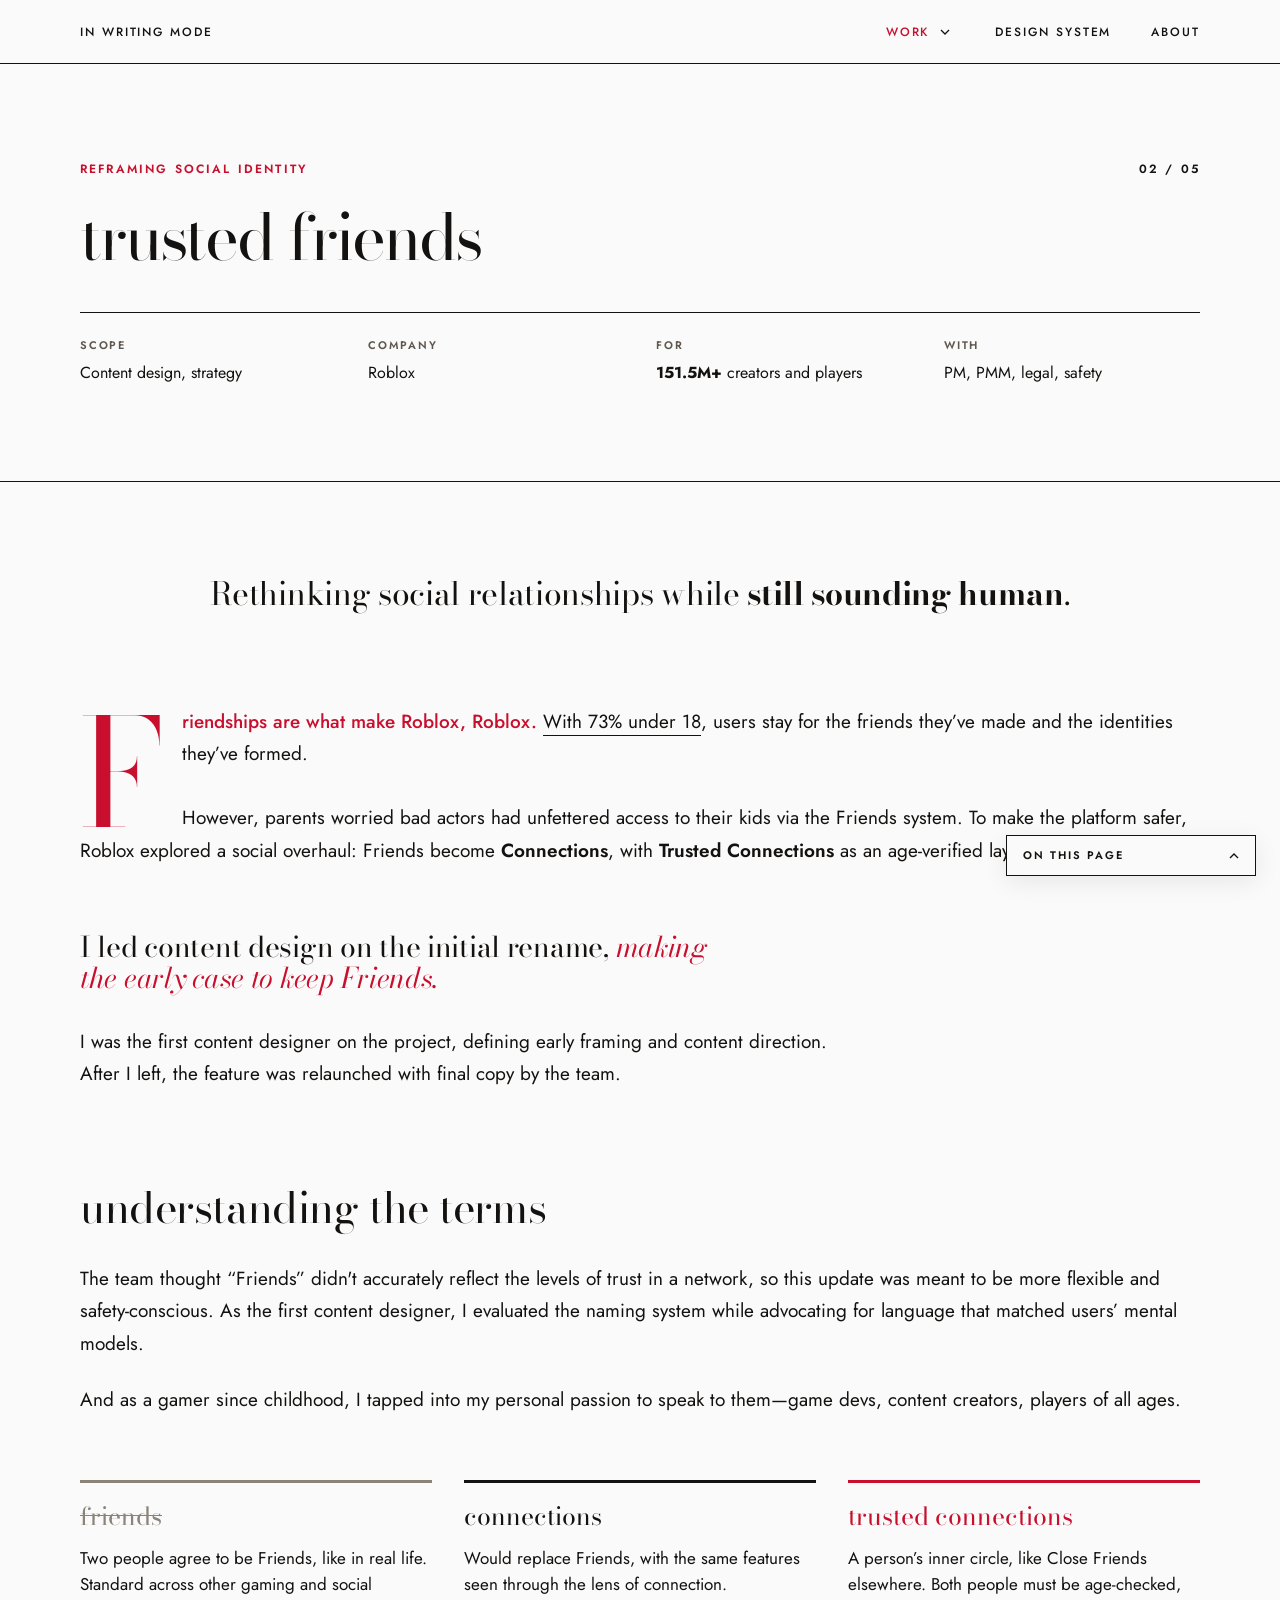
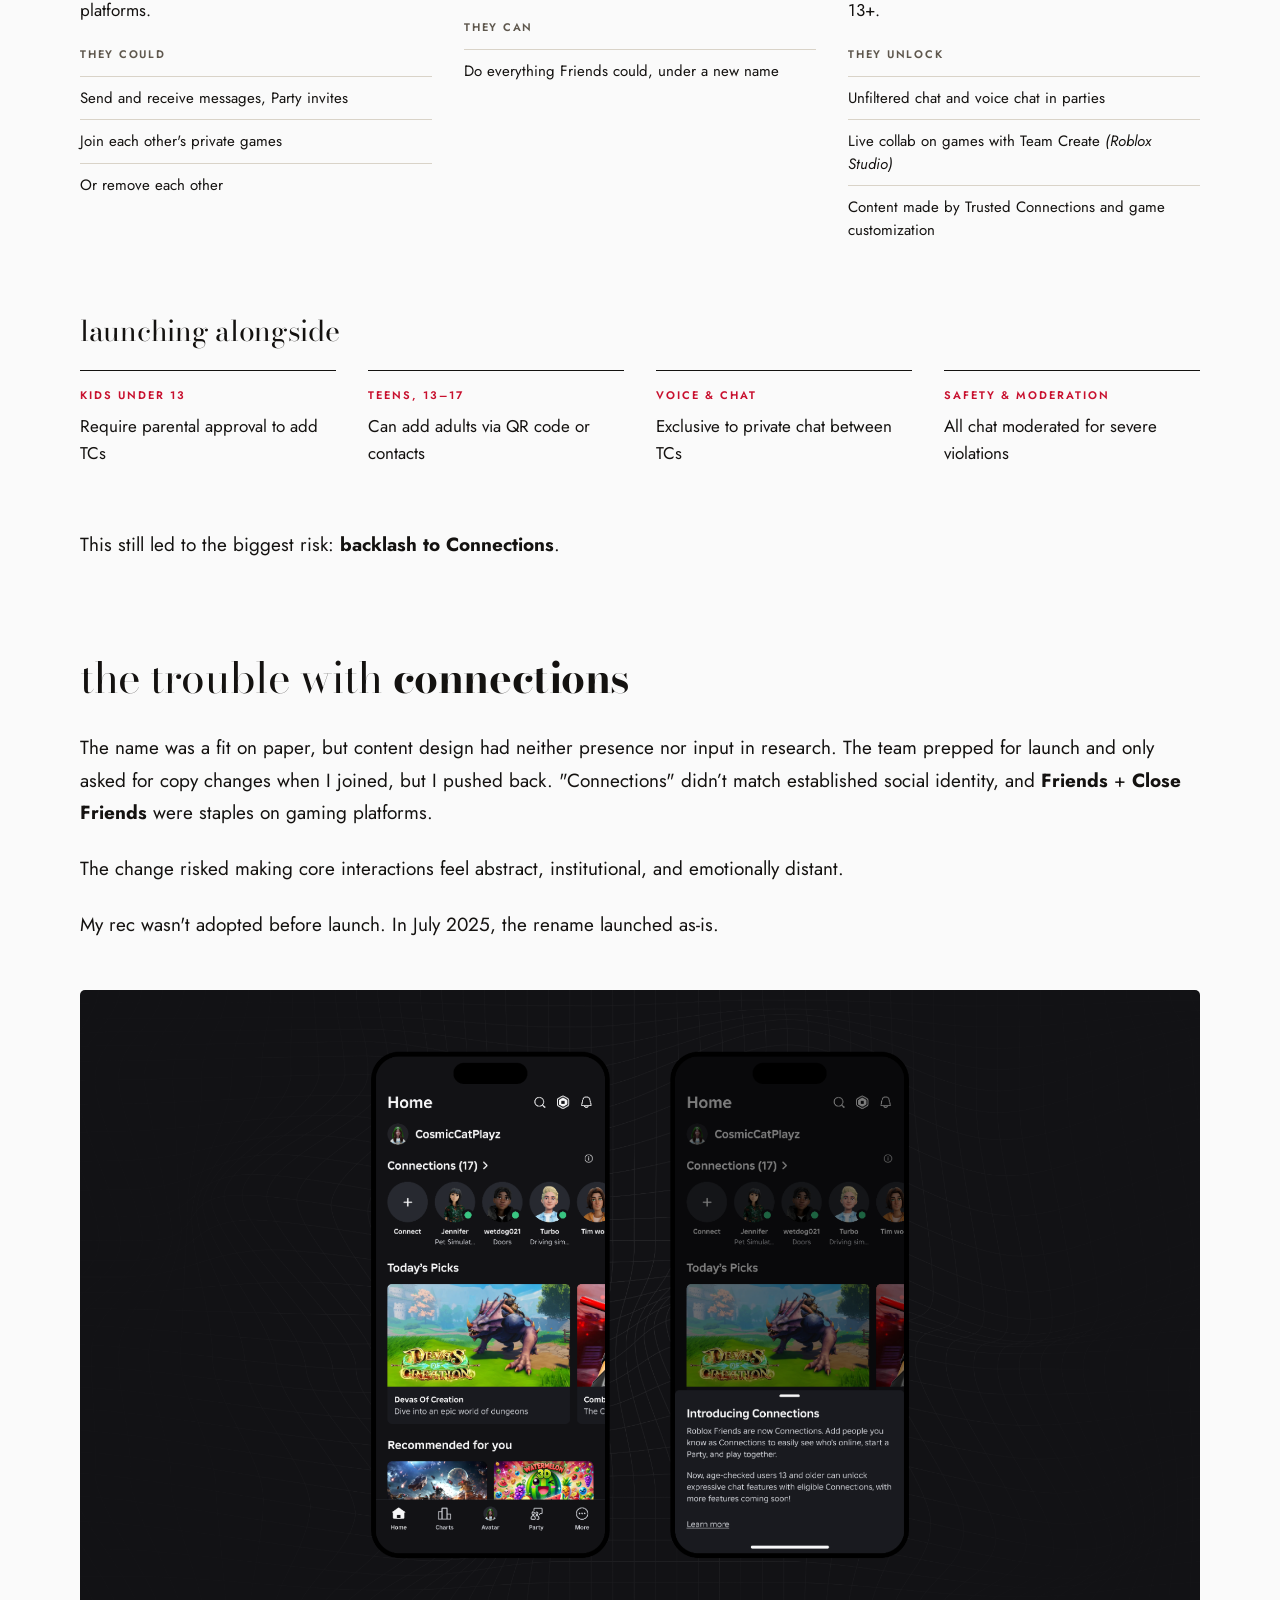
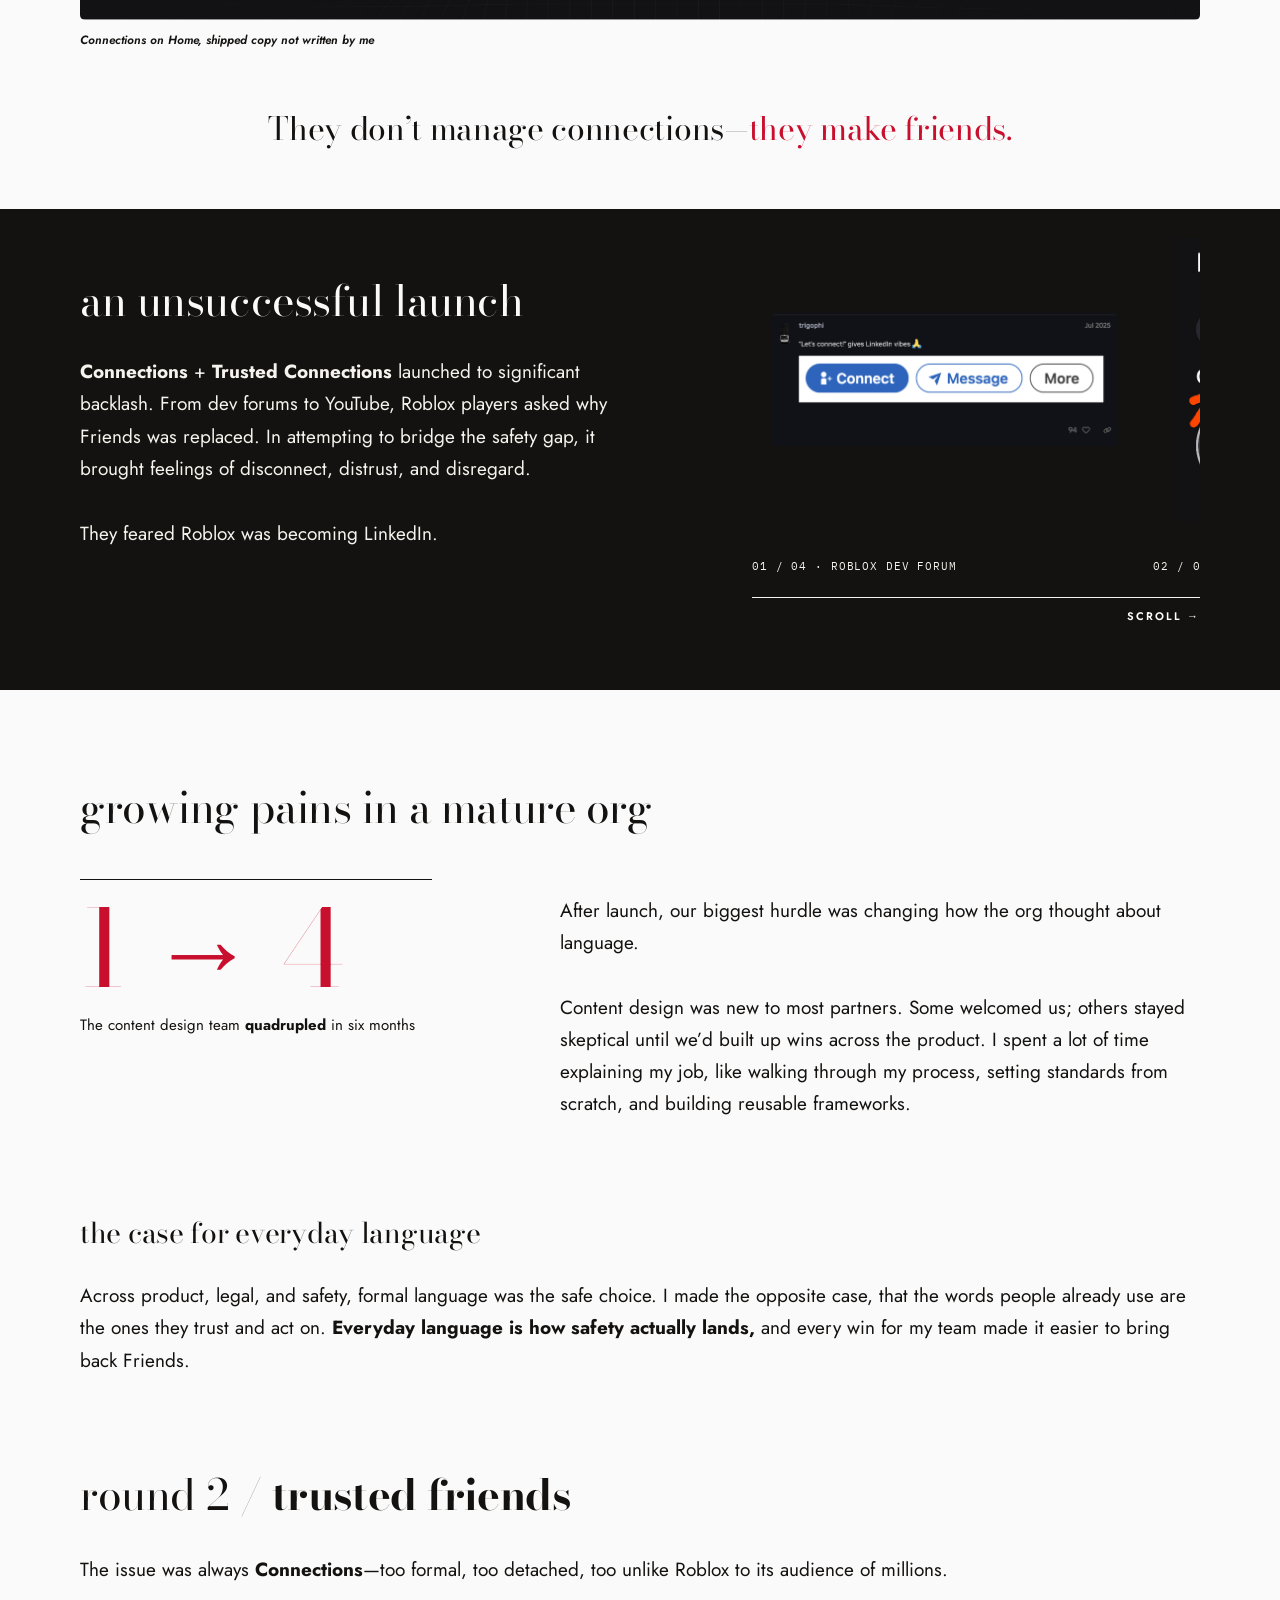
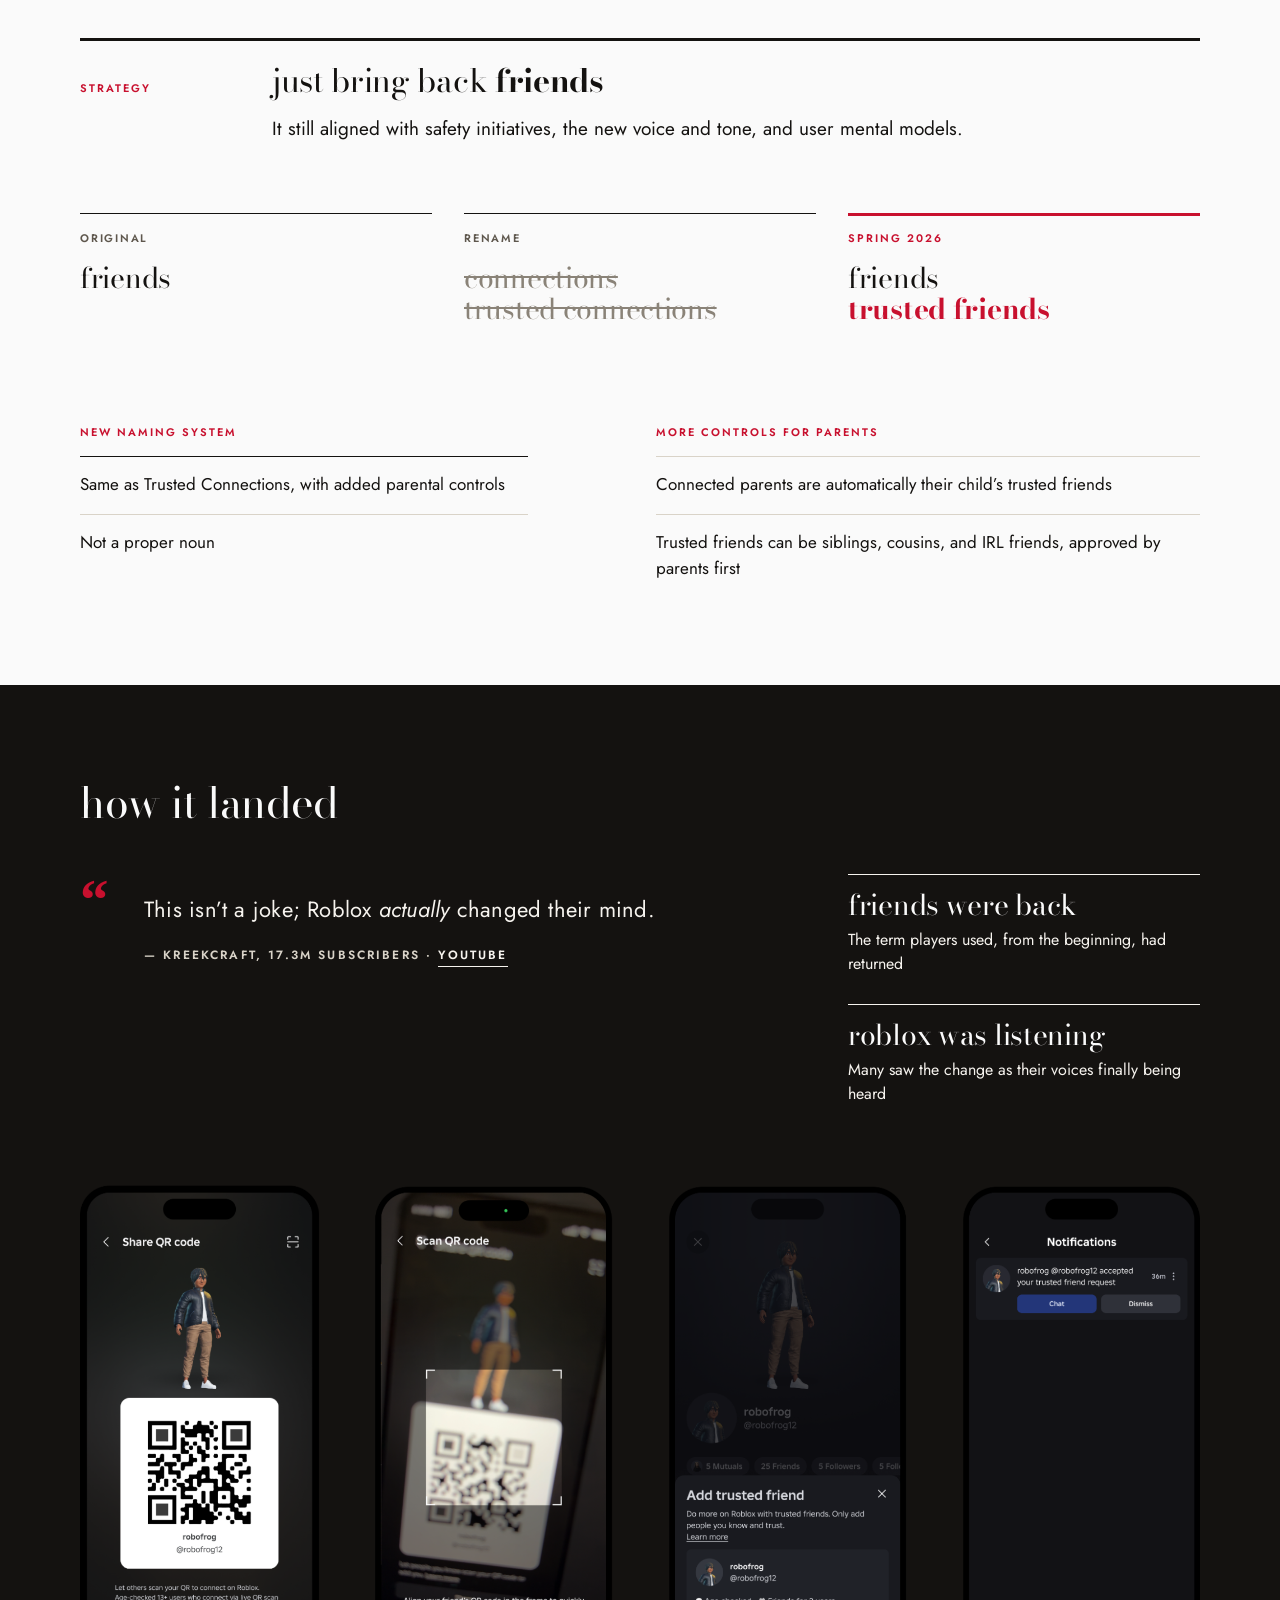
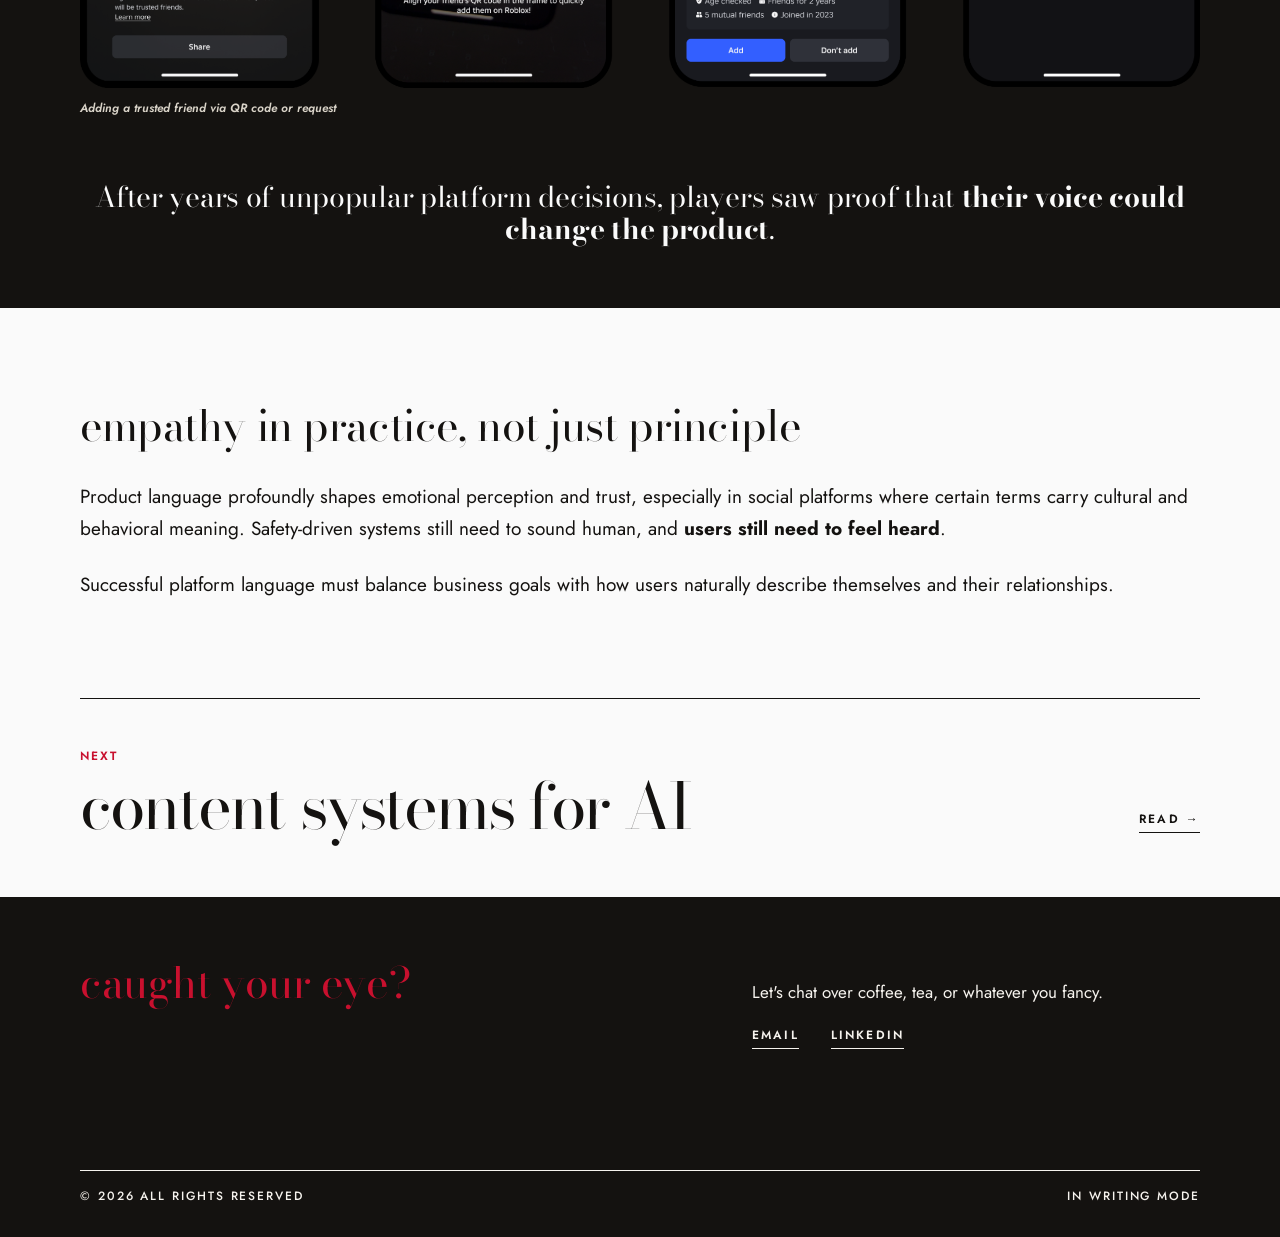
<file: work/trusted-friends/index.html>
<!doctype html>
<html lang="en">
<head>
<meta charset="utf-8">
<meta name="viewport" content="width=device-width, initial-scale=1">
<title>trusted friends — in writing mode</title>
<meta name="description" content="Roblox renamed Friends to Connections, faced global backlash, then brought Friends back with trusted friends, an age-checked layer for close friends.">
<link rel="canonical" href="https://inwritingmode.com/work/trusted-friends/">
<meta property="og:type" content="article">
<meta property="og:site_name" content="in writing mode">
<meta property="og:title" content="trusted friends — in writing mode">
<meta property="og:description" content="Roblox renamed Friends to Connections, faced global backlash, then brought Friends back with trusted friends, an age-checked layer for close friends.">
<meta property="og:url" content="https://inwritingmode.com/work/trusted-friends/">
<meta property="og:image" content="https://inwritingmode.com/images/tf-connections-home.png">
<meta property="og:locale" content="en_US">
<meta name="twitter:card" content="summary_large_image">
<meta name="twitter:title" content="trusted friends — in writing mode">
<meta name="twitter:description" content="Roblox renamed Friends to Connections, faced global backlash, then brought Friends back with trusted friends, an age-checked layer for close friends.">
<meta name="twitter:image" content="https://inwritingmode.com/images/tf-connections-home.png">
<link rel="icon" href="/favicon.ico" sizes="any">
<link rel="icon" type="image/png" sizes="32x32" href="/images/favicon-32.png">
<link rel="icon" type="image/png" sizes="512x512" href="/images/favicon-512.png">
<link rel="apple-touch-icon" href="/images/favicon-180.png">
<meta name="theme-color" content="#141210">
<link rel="preconnect" href="https://fonts.googleapis.com">
<link rel="preconnect" href="https://fonts.gstatic.com" crossorigin>
<link rel="stylesheet" href="https://fonts.googleapis.com/css2?family=Bodoni+Moda:ital,opsz,wght@0,6..96,400;0,6..96,500;0,6..96,700;1,6..96,400;1,6..96,700&family=Jost:ital,wght@0,300;0,400;0,500;0,600;1,400;1,600&family=IBM+Plex+Mono:wght@400;500&display=swap">
<link rel="stylesheet" href="/assets/site.css">
<script src="/assets/site.js" defer></script>
</head>
<body data-page="trusted-friends" data-case>
<a class="skip-link" href="#content">Skip to content</a>

<nav class="site-nav" id="site-nav" aria-label="Primary">
  <a href="/" class="brand" aria-label="In Writing Mode, home"><span class="brand-full">In Writing Mode</span><span class="brand-short" aria-hidden="true">S<span style="color: #C8102E">.</span></span></a>
  <ul>
    <li class="nav-work" id="nav-work">
      <a href="/#work" aria-current="page">Work</a>
      <button class="nav-caret" type="button" aria-expanded="false" aria-controls="nav-menu" aria-label="Case studies"><svg width="10" height="6" viewBox="0 0 10 6" fill="none" aria-hidden="true"><path d="M1 1l4 4 4-4" stroke="currentColor" stroke-width="1.3"/></svg></button>
      <ul class="nav-menu" id="nav-menu">
        <li><a href="/work/weekly-job-summary/"><span class="nm-n">01</span><span class="nm-t">Weekly job summary</span></a></li>
        <li><a href="/work/trusted-friends/" aria-current="page"><span class="nm-n">02</span><span class="nm-t">Trusted friends</span></a></li>
        <li><a href="/work/ai-content-systems/"><span class="nm-n">03</span><span class="nm-t">Content systems for AI</span></a></li>
        <li><a href="/work/moments/"><span class="nm-n">04</span><span class="nm-t">Moments</span></a></li>
        <li><a href="/work/qualtrics-assist/"><span class="nm-n">05</span><span class="nm-t">Qualtrics Assist</span></a></li>
      </ul>
    </li>
    <li><a href="/design-system/">Design system</a></li>
    <li><a href="/about/">About</a></li>
  </ul>
</nav>

<div id="content" tabindex="-1">
<main class="page is-entering" id="page-trusted-friends" style="background: #FAFAFA">




<!-- ========== HERO ========== -->


<!-- ========== THE QUESTION ========== -->
<section style="flex-shrink: 0; padding: calc(96px * var(--vy)) var(--gx) 0 var(--gx); display: flex; flex-direction: column; padding-bottom: calc(96px * var(--vy)); border-style: solid; border-color: #141413; border-top-width: 0px; border-right-width: 0px; border-bottom-width: 1px; border-left-width: 0px; padding-top: calc(96px * var(--vy))">
<div style="display: flex; justify-content: space-between; font-size: 12px; font-weight: 600; letter-spacing: 0.18em; text-transform: uppercase">
<div style="color: #C8102E">REFRAMING SOCIAL IDENTITY</div>
<div>02 / 05</div>
</div>
<h1 style="margin: 32px 0 0 0; font-family: 'Didot', 'Bodoni Moda', 'Bodoni 72', serif; font-weight: 400; font-size: clamp(35px, 5.000vw, 72px); line-height: 0.85; letter-spacing: -0.03em">trusted friends</h1>
<div style="margin-top: calc(48px * var(--vy)); padding-top: 24px; border-top: 1px solid #141210; display: grid; grid-template-columns: repeat(12, minmax(0, 1fr)); column-gap: 32px; align-items: start">

<dl style="grid-column: 1 / span 12; margin: 0 0 0 0; display: grid; grid-template-columns: repeat(4, minmax(0, 1fr)); column-gap: 32px">
<div style="display: flex; flex-direction: column; gap: 8px"><dt style="font-size: 11px; text-transform: uppercase; color: #5E574D; font-weight: 600; letter-spacing: 0.16em">SCOPE</dt><dd style="margin: 0 0 0 0; font-size: 16px; line-height: 1.45">Content design, strategy</dd></div>
<div style="display: flex; flex-direction: column; gap: 8px"><dt style="font-size: 11px; text-transform: uppercase; color: #5E574D; font-weight: 600; letter-spacing: 0.16em">Company</dt><dd style="margin: 0 0 0 0; font-size: 16px; line-height: 1.45">Roblox</dd></div><div style="display: flex; flex-direction: column; gap: 8px"><dt style="font-size: 11px; text-transform: uppercase; color: #5E574D; font-weight: 600; letter-spacing: 0.16em"><span style="letter-spacing: 1.98px">For</span></dt><dd style="margin: 0 0 0 0; font-size: 16px; line-height: 1.45"><b>151.5M+</b> creators and players</dd></div>
<div style="display: flex; flex-direction: column; gap: 8px"><dt style="font-size: 11px; text-transform: uppercase; color: #5E574D; font-weight: 600; letter-spacing: 0.16em">WITH</dt><dd style="margin: 0 0 0 0; font-size: 16px; line-height: 1.45; font-weight: 400">PM, PMM, legal, safety</dd></div>

</dl>
</div>

</section>

<!-- ========== OPENING (drop cap) ========== -->
<section style="flex-shrink: 0; padding: calc(60px * var(--vy)) var(--gx) calc(60px * var(--vy)) var(--gx); padding-top: calc(96px * var(--vy)); padding-bottom: calc(96px * var(--vy))">
<h2 style="margin: 0 0 0 0; font-family: 'Didot', 'Bodoni Moda', 'Bodoni 72', serif; font-weight: 400; text-align: center; font-size: clamp(24px, 2.500vw, 36px); line-height: 1; letter-spacing: -0.01em">Rethinking social relationships while <span style="font-weight: 700">still sounding human</span>.</h2>
</section>

<!-- ========== OPENING (drop cap) ========== -->
<section style="flex-shrink: 0; padding: calc(64px * var(--vy)) var(--gx) 0 var(--gx); display: flex; flex-direction: column; gap: 24px; font-size: 19px; line-height: 1.7; padding-top: 0px">
<p style="margin: 0 0 0 0; line-height: 1.7; width: 1280px; max-width: calc(100vw - 2 * var(--gx))"><span style="float: left; font-family: Didot, 'Bodoni Moda', 'Bodoni 72', serif; font-size: clamp(81px, 11.667vw, 168px); line-height: 0.74; padding: 12px 18px 0px 0px; color: rgb(200, 16, 46)">F</span><span style="font-weight: 500; color: rgb(200, 16, 46)">riendships are what make Roblox, Roblox.</span> <a href="https://about.roblox.com/newsroom/2026/02/moving-beyond-self-reported-age" style="border-bottom: 1px solid rgb(20, 18, 16)">With 73% under 18</a>, users stay for the friends they’ve made and the identities they’ve formed.<br><br>However, parents worried bad actors had unfettered access to their kids via the Friends system. To make the platform safer, Roblox explored a social overhaul: Friends become <span style="font-weight: 600">Connections</span>, with&nbsp;<span style="font-weight: 600">Trusted Connections</span> as an age-verified layer for close friends.</p>
</section>

<!-- ========== ROLE ========== -->
<section style="flex-shrink: 0; padding: calc(64px * var(--vy)) var(--gx) 0 var(--gx)">
<p style="margin: 0 0 0 0; font-family: 'Didot', 'Bodoni Moda', 'Bodoni 72', serif; font-weight: 400; max-width: min(640px, 100%); width: 684px; font-size: clamp(24px, 2.222vw, 32px); line-height: 1.1; letter-spacing: -0.01em">I led content design on the initial rename, <span style="font-style: italic; color: rgb(200, 16, 46)">making the early case to keep Friends.</span></p>
<p style="grid-column: 1 / span 7; align-self: start; margin: calc(64px * var(--vy)) 0 0 0; font-size: 19px; line-height: 1.7; margin-top: 32px; width: 843px; max-width: 100%">I was the first content designer on the project, defining early framing and content direction.<br>After I left, the feature was relaunched with final copy by the team.</p></section>


<!-- ========== UNDERSTANDING THE TERMS ========== -->


<!-- ========== THE TROUBLE WITH CONNECTIONS ========== -->
<section style="flex-shrink: 0; padding: calc(160px * var(--vy)) var(--gx) 0 var(--gx); display: grid; grid-template-columns: repeat(12, minmax(0, 1fr)); column-gap: 32px; align-items: start; padding-top: calc(96px * var(--vy))">
<h2 style="grid-column: 1 / -1; margin: 0 0 40px 0; font-family: 'Didot', 'Bodoni Moda', 'Bodoni 72', serif; font-weight: 400; margin-bottom: 32px; font-size: clamp(24px, 3.333vw, 48px); line-height: 1.05; letter-spacing: -0.01em">understanding the terms</h2>
<div style="grid-column: 1 / span 7; display: flex; flex-direction: column; gap: 24px; font-size: 19px; line-height: 1.7; width: 1280px; max-width: calc(100vw - 2 * var(--gx))">
<p style="margin: 0 0 0 0; width: 1280px; max-width: calc(100vw - 2 * var(--gx))">The team thought “Friends” didn't accurately reflect the levels of trust in a network, so this update was meant to be more flexible&nbsp;and safety-conscious.&nbsp;As the first content designer, I evaluated the naming system while advocating for language that matched users’ mental models.</p>
<p style="margin: 0 0 0 0">And as a gamer since childhood, I tapped into my personal passion to speak to them—game devs, content creators, players of all ages.</p>
</div>

<div style="grid-column: 1 / -1; margin-top: calc(64px * var(--vy)); display: grid; grid-template-columns: repeat(3, minmax(0, 1fr)); column-gap: 32px; align-items: start">
<div style="border-top: 3px solid #8A8378; padding-top: 20px; display: flex; flex-direction: column; gap: 14px">
<div style="font-family: 'Didot', 'Bodoni Moda', 'Bodoni 72', serif; color: #8A8378; text-decoration: line-through; text-decoration-thickness: 1px; font-size: clamp(24px, 1.944vw, 28px); line-height: 1.1">friends</div>
<div style="font-size: 17px; line-height: 1.55">Two people agree to be Friends, like in real life. Standard across other gaming and social platforms.</div>
<div style="margin-top: 8px; font-size: 11px; text-transform: uppercase; color: #5E574D; font-weight: 600; letter-spacing: 0.16em">They could</div>
<ul style="margin: 0 0 0 0; padding: 0 0 0 0; list-style: none; font-size: 15px; line-height: 1.5"><li style="border-top: 1px solid #D9D3C8; padding: 10px 0 10px 0">Send and receive messages, Party invites</li><li style="border-top: 1px solid #D9D3C8; padding: 10px 0 10px 0">Join each other's private games</li><li style="border-top: 1px solid #D9D3C8; padding: 10px 0 10px 0">Or remove each other</li></ul>
</div>
<div style="border-top: 3px solid #141210; padding-top: 20px; display: flex; flex-direction: column; gap: 14px">
<div style="font-family: 'Didot', 'Bodoni Moda', 'Bodoni 72', serif; font-size: clamp(24px, 1.944vw, 28px); line-height: 1.1">connections</div>
<div style="font-size: 17px; line-height: 1.55">Would replace Friends, with the same features seen through the lens of connection.</div>
<div style="margin-top: 8px; font-size: 11px; text-transform: uppercase; color: #5E574D; font-weight: 600; letter-spacing: 0.16em">THEY CAN</div>
<ul style="margin: 0 0 0 0; padding: 0 0 0 0; list-style: none; font-size: 15px; line-height: 1.5"><li style="border-top: 1px solid #D9D3C8; padding: 10px 0 10px 0">Do everything&nbsp;Friends could, under a new name</li></ul>
</div>
<div style="border-top: 3px solid #C8102E; padding-top: 20px; display: flex; flex-direction: column; gap: 14px">
<div style="font-family: 'Didot', 'Bodoni Moda', 'Bodoni 72', serif; color: #C8102E; font-size: clamp(24px, 1.944vw, 28px); line-height: 1.1">trusted connections</div>
<div style="font-size: 17px; line-height: 1.55">A person’s inner circle, like Close Friends elsewhere. Both people must be age-checked, 13+.</div>
<div style="margin-top: 8px; font-size: 11px; text-transform: uppercase; color: #5E574D; font-weight: 600; letter-spacing: 0.16em">They unlock</div>
<ul style="margin: 0 0 0 0; padding: 0 0 0 0; list-style: none; font-size: 15px; line-height: 1.5"><li style="border-top: 1px solid #D9D3C8; padding: 10px 0 10px 0">Unfiltered chat and voice chat in parties</li><li style="border-top: 1px solid #D9D3C8; padding: 10px 0 10px 0">Live collab on games with Team Create <i>(Roblox Studio)</i></li><li style="border-top: 1px solid #D9D3C8; padding: 10px 0 10px 0">Content made by Trusted Connections and game customization</li></ul>
</div>
</div>
<div style="grid-column: 1 / -1; margin-top: calc(64px * var(--vy)); display: flex; flex-direction: column; gap: 24px">
<div style="font-family: 'Didot', 'Bodoni Moda', 'Bodoni 72', serif; font-style: italic; font-size: clamp(24px, 2.222vw, 32px); line-height: 1.1; letter-spacing: -0.01em"><span style="font-style: normal">launching alongside</span></div>
<div style="display: grid; grid-template-columns: repeat(4, minmax(0, 1fr)); column-gap: 32px">
<div style="border-top: 1px solid #141210; padding-top: 16px; display: flex; flex-direction: column; gap: 10px"><div style="font-size: 11px; font-weight: 600; letter-spacing: 0.18em; text-transform: uppercase; color: #C8102E">KIDS UNDER 13</div><div style="font-size: 17px; line-height: 1.55">Require parental approval to add TCs</div></div>
<div style="border-top: 1px solid #141210; padding-top: 16px; display: flex; flex-direction: column; gap: 10px"><div style="font-size: 11px; font-weight: 600; letter-spacing: 0.18em; text-transform: uppercase; color: #C8102E">TEENS, 13–17</div><div style="font-size: 17px; line-height: 1.55">Can add adults via QR code or contacts</div></div>
<div style="border-top: 1px solid #141210; padding-top: 16px; display: flex; flex-direction: column; gap: 10px"><div style="font-size: 11px; font-weight: 600; letter-spacing: 0.18em; text-transform: uppercase; color: #C8102E">Voice &amp; chat</div><div style="font-size: 17px; line-height: 1.55">Exclusive to private chat between TCs</div></div>
<div style="border-top: 1px solid #141210; padding-top: 16px; display: flex; flex-direction: column; gap: 10px"><div style="font-size: 11px; font-weight: 600; letter-spacing: 0.18em; text-transform: uppercase; color: #C8102E">SAFETY &amp; MODERATION</div><div style="font-size: 17px; line-height: 1.55">All chat moderated for severe violations</div></div>
</div>
</div>
<p style="grid-column: 1 / span 10; margin: calc(80px * var(--vy)) 0 0 0; font-family: Jost; font-size: 19px; color: #141210; margin-top: calc(64px * var(--vy)); width: 1280px; max-width: calc(100vw - 2 * var(--gx)); line-height: 1.55">This still led to the biggest risk: <b>backlash to Connections</b>.</p>
</section><section style="flex-shrink: 0; padding: calc(160px * var(--vy)) var(--gx) 0 var(--gx); display: grid; grid-template-columns: repeat(12, minmax(0, 1fr)); column-gap: 32px; align-items: start; padding-top: calc(96px * var(--vy))">
<h2 style="grid-column: 1 / -1; margin: 0 0 40px 0; font-family: 'Didot', 'Bodoni Moda', 'Bodoni 72', serif; font-weight: 400; margin-bottom: 32px; font-size: clamp(24px, 3.333vw, 48px); line-height: 1.05; letter-spacing: -0.01em">the trouble with <span style="font-weight: 700">connections</span></h2>
<div style="grid-column: 1 / span 7; display: flex; flex-direction: column; gap: 24px; font-size: 19px; line-height: 1.7; width: 1280px; max-width: calc(100vw - 2 * var(--gx))">
<p style="margin: 0 0 0 0; width: 1280px; max-width: calc(100vw - 2 * var(--gx))">The name was a fit on paper, but content design had neither presence nor input in research. The team prepped for launch and only asked for copy changes when I joined, but I pushed back. "Connections" didn’t match established social identity, and&nbsp;<b>Friends</b> + <b>Close Friends</b> were staples on gaming platforms.</p>
<p style="margin: 0 0 0 0">The change risked making core interactions feel abstract, institutional, and emotionally distant.<br></p><p style="margin: 0 0 0 0">My rec wasn't adopted before launch. In July 2025, the rename launched as-is.<br></p>
</div>
<figure style="grid-column: 1 / -1; margin: calc(64px * var(--vy)) 0 0 0; display: flex; flex-direction: column; gap: 12px; margin-top: calc(48px * var(--vy))">
<img loading="lazy" src="/images/tf-connections-home.png" alt="Two Roblox Home screens. Left: the Connections (17) row with a Connect button. Right: a sheet titled Introducing Connections explaining that Roblox Friends are now Connections and that age-checked users 13+ can unlock expressive chat." style="display: block; width: 100%; height: auto; aspect-ratio: 1999 / 1125; border-radius: 5px">
<figcaption style="font-size: 12px; font-weight: 600; line-height: 1.45"><i>Connections on Home, shipped copy not written by me</i></figcaption>
</figure>
<blockquote style="grid-column: 1 / -1; margin: calc(96px * var(--vy)) 0 0 0; padding: calc(48px * var(--vy)) 0 calc(48px * var(--vy)) 0; font-family: 'Didot', 'Bodoni Moda', 'Bodoni 72', serif; font-style: italic; text-align: center; margin-top: calc(64px * var(--vy)); padding-top: 0px; padding-bottom: 0px; font-size: clamp(24px, 2.500vw, 36px); line-height: 1; letter-spacing: -0.01em"><span style="font-style: normal">They don’t manage connections—<span style="color: rgb(200, 16, 46)">they make friends.</span></span></blockquote>
</section>

<!-- ========== AN UNSUCCESSFUL LAUNCH (dark) ========== -->


<!-- ========== THE AFTERMATH ========== -->
<section style="flex-shrink: 0; margin-top: calc(64px * var(--vy)); padding: calc(128px * var(--vy)) var(--gx) calc(128px * var(--vy)) var(--gx); color: #F6F3EE; display: grid; grid-template-columns: repeat(12, minmax(0, 1fr)); column-gap: 32px; align-items: start; background-color: #141210; padding-top: 0px; padding-bottom: calc(64px * var(--vy))">



<div id="ul-text" style="grid-column: 1 / span 6; grid-row: 1; align-self: end; display: flex; flex-direction: column; margin-bottom: calc(76px * var(--vy))">
<h2 style="margin: 0 0 40px 0; font-family: 'Didot', 'Bodoni Moda', 'Bodoni 72', serif; font-weight: 400; color: #fafafa; margin-bottom: 32px; width: 665px; max-width: 100%; font-size: clamp(24px, 3.333vw, 48px); line-height: 1.05; letter-spacing: -0.01em; margin-top: calc(64px * var(--vy))">an unsuccessful launch</h2>
<p style="margin: 0 0 0 0; font-size: 19px; line-height: 1.7; width: 665px; max-width: 100%; color: #f6f3ee"><b>Connections</b> + <b>Trusted Connections</b> launched to significant backlash. From dev forums to YouTube, Roblox players asked why Friends was replaced. In attempting to bridge the safety gap, it brought feelings of disconnect, distrust, and disregard.<br><br>They feared Roblox was becoming LinkedIn.</p>
</div><div id="ul-car" style="grid-column: 8 / span 5; grid-row: 1; align-self: end; display: flex; flex-direction: column; gap: 14px">
<div role="region" aria-label="Player reactions to the Connections rename" tabindex="0" style="display: flex; gap: 16px; overflow-x: auto; scroll-snap-type: x mandatory; scrollbar-width: thin; scrollbar-color: #FFFFFF transparent; padding-bottom: 10px">
<figure style="flex: 0 0 86%; margin: 0 0 0 0; scroll-snap-align: start; display: flex; flex-direction: column; gap: 10px">
<div style="height: 340px; background: #141210; display: flex; align-items: center; justify-content: center; padding: 20px 20px 20px 20px; box-sizing: border-box"><img loading="lazy" src="/images/tf-backlash-devforum.png" alt="DevForum post from July 2025: “Let’s connect!” gives LinkedIn vibes, with a screenshot of LinkedIn’s Connect, Message, and More buttons." style="display: block; max-width: 100%; max-height: 100%; object-fit: contain"></div>
<figcaption style="font-family: 'IBM Plex Mono', 'SF Mono', Menlo, monospace; font-size: 11px; letter-spacing: 0.08em; text-transform: uppercase; color: #f6f3ee">01 / 04 · ROBLOX DEV FORUM</figcaption>
</figure>
<figure style="flex: 0 0 86%; margin: 0 0 0 0; scroll-snap-align: start; display: flex; flex-direction: column; gap: 10px">
<div style="height: 340px; background: #141210; display: flex; align-items: center; justify-content: center; padding: 20px 20px 20px 20px; box-sizing: border-box"><img loading="lazy" src="/images/tf-backlash-reddit.png" alt="A player’s Roblox Home screenshot with an arrow pointing to Connections (76) and the caption: Are you fr, Roblox?" style="display: block; max-width: 100%; max-height: 100%; object-fit: contain"></div>
<figcaption style="font-family: 'IBM Plex Mono', 'SF Mono', Menlo, monospace; font-size: 11px; letter-spacing: 0.08em; text-transform: uppercase; color: #f6f3ee">02 / 04 · REDDIT</figcaption>
</figure>
<figure style="flex: 0 0 86%; margin: 0 0 0 0; scroll-snap-align: start; display: flex; flex-direction: column; gap: 10px">
<div style="height: 340px; background: #141210; display: flex; align-items: center; justify-content: center; padding: 20px 20px 20px 20px; box-sizing: border-box"><img loading="lazy" src="/images/tf-backlash-tiktok.jpg" alt="Meme of two glowing brains facing each other: how roblox feels after they renamed “friends” to “connections”, with a broken heart." style="display: block; max-width: 100%; max-height: 100%; object-fit: contain"></div>
<figcaption style="font-family: 'IBM Plex Mono', 'SF Mono', Menlo, monospace; font-size: 11px; letter-spacing: 0.08em; text-transform: uppercase; color: #f6f3ee">03 / 04 · TIKTOK</figcaption>
</figure>
<figure style="flex: 0 0 86%; margin: 0 0 0 0; scroll-snap-align: start; display: flex; flex-direction: column; gap: 10px">
<div style="height: 340px; background: #141210; display: flex; align-items: center; justify-content: center; padding: 20px 20px 20px 20px; box-sizing: border-box"><img loading="lazy" src="/images/tf-backlash-youtube.png" alt="KreekCraft YouTube video titled Roblox, Are You Stupid?, 897K views: roblox is replacing friends with connections in a new update." style="display: block; max-width: 100%; max-height: 100%; object-fit: contain"></div>
<figcaption style="font-family: 'IBM Plex Mono', 'SF Mono', Menlo, monospace; font-size: 11px; letter-spacing: 0.08em; text-transform: uppercase; color: #f6f3ee">04 / 04 · YOUTUBE</figcaption>
</figure>
</div>
<div style="display: flex; justify-content: space-between; align-items: baseline; border-top: 1px solid rgba(255,255,255,0.6); padding-top: 10px; border-color: #f6f3ee"><span style="font-size: 12px; font-weight: 600; line-height: 1.45; color: rgb(255, 255, 255)"><br></span><span style="font-weight: 600; color: rgb(255, 255, 255); text-transform: uppercase; letter-spacing: 0.18em; font-size: 11px">Scroll →</span></div>
</div>
</section><section style="flex-shrink: 0; padding: calc(160px * var(--vy)) var(--gx) 0 var(--gx); display: grid; grid-template-columns: repeat(12, minmax(0, 1fr)); column-gap: 32px; align-items: start; padding-top: calc(96px * var(--vy))">
<h2 style="grid-column: 1 / -1; margin: 0 0 calc(48px * var(--vy)) 0; font-family: 'Didot', 'Bodoni Moda', 'Bodoni 72', serif; font-weight: 400; margin-bottom: calc(48px * var(--vy)); font-size: clamp(24px, 3.333vw, 48px); line-height: 1.05; letter-spacing: -0.01em">growing pains in a mature org</h2>
<div style="grid-column: 1 / span 4; border-top: 1px solid #141210; padding-top: 16px; display: flex; flex-direction: column; gap: 12px; width: 370px; max-width: 100%">
<div style="font-family: 'Didot', 'Bodoni Moda', 'Bodoni 72', serif; color: #C8102E; font-size: clamp(58px, 8.333vw, 120px); line-height: 1; letter-spacing: -0.015em">1 → 4</div>
<div style="font-size: 15px; line-height: 1.5">The content design team <b>quadrupled</b>&nbsp;in six months</div>
</div>
<div style="grid-column: 6 / span 7; padding-top: 16px; font-size: 19px; line-height: 1.7">
<p style="margin: 0 0 0 0">After launch, our biggest hurdle was&nbsp;changing how the org thought about language.<br><br>Content design was new to most partners. Some welcomed us; others stayed skeptical until we’d built up wins across the product. I spent a lot of time explaining my job, like walking through my process, setting standards from scratch, and building reusable frameworks.</p>
</div>

<h3 style="grid-column: 1 / -1; margin: calc(96px * var(--vy)) 0 32px 0; font-family: 'Didot', 'Bodoni Moda', 'Bodoni 72', serif; font-weight: 400; font-size: clamp(24px, 2.222vw, 32px); line-height: 1.1; letter-spacing: -0.01em">the case for everyday language</h3><div style="grid-column: 1 / span 7; display: flex; flex-direction: column; gap: 24px; font-size: 19px; line-height: 1.7; width: 1280px; max-width: calc(100vw - 2 * var(--gx))">
<p style="margin: 0 0 0 0; width: 1280px; max-width: calc(100vw - 2 * var(--gx))">Across product, legal, and safety, formal language was the safe choice. I made the opposite case, that the words people already use are the ones they trust and act on. <b>Everyday language is how safety actually lands,</b>&nbsp;and every win for my team made it easier to bring back Friends.</p>

</div>



</section>

<!-- ========== ROUND 2 ========== -->
<section style="flex-shrink: 0; padding: calc(160px * var(--vy)) var(--gx) 0 var(--gx); display: grid; grid-template-columns: repeat(12, minmax(0, 1fr)); column-gap: 32px; align-items: start; padding-top: calc(96px * var(--vy)); padding-bottom: 0px; min-height: 812px">
<h2 style="grid-column: 1 / -1; margin: 0 0 40px 0; font-family: 'Didot', 'Bodoni Moda', 'Bodoni 72', serif; font-weight: 400; margin-bottom: 32px; font-size: clamp(24px, 3.333vw, 48px); line-height: 1.05; letter-spacing: -0.01em">round 2 /&nbsp;<b>trusted friends</b></h2>
<p style="margin: 0 0 0 0; font-size: 19px; line-height: 1.7; width: 1277px; max-width: calc(100vw - 2 * var(--gx))">The issue was always&nbsp;<b>Connections</b>—too formal, too detached, too unlike Roblox to its audience of millions.</p>
<div style="grid-column: 1 / -1; margin-top: calc(48px * var(--vy)); border-top: 3px solid #141210; padding-top: 24px; display: grid; grid-template-columns: repeat(12, minmax(0, 1fr)); column-gap: 32px; align-items: baseline">
<div style="grid-column: 1 / span 2; font-size: 11px; font-weight: 600; letter-spacing: 0.18em; text-transform: uppercase; color: #C8102E">Strategy</div>
<div style="grid-column: 3 / span 10; display: flex; flex-direction: column; gap: 16px">
<p style="margin: 0 0 0 0; font-family: 'Didot', 'Bodoni Moda', 'Bodoni 72', serif; font-size: clamp(24px, 2.500vw, 36px); line-height: 1; letter-spacing: -0.01em">just bring back <b>friends</b></p>
<p style="margin: 0 0 0 0; max-width: min(760px, calc(100vw - 2 * var(--gx))); font-size: 19px; line-height: 1.7; width: 1060px">It still aligned with safety initiatives, the new voice and tone, and user mental models.</p>
</div>
</div>

<!-- Naming evolution -->
<figure style="grid-column: 1 / -1; margin: calc(96px * var(--vy)) 0 0 0; display: flex; flex-direction: column; gap: 16px; margin-top: calc(64px * var(--vy))">
<div style="display: grid; grid-template-columns: repeat(3, minmax(0, 1fr)); column-gap: 32px">
<div style="border-top: 1px solid #141210; padding-top: 16px; display: flex; flex-direction: column; gap: 16px">
<div style="font-size: 11px; text-transform: uppercase; color: #5E574D; font-weight: 600; letter-spacing: 0.16em">ORIGINAL</div>
<div style="font-family: 'Didot', 'Bodoni Moda', 'Bodoni 72', serif; font-size: clamp(24px, 2.222vw, 32px); line-height: 1.1; letter-spacing: -0.01em">friends</div>
</div>
<div style="border-top: 1px solid #141210; padding-top: 16px; display: flex; flex-direction: column; gap: 16px">
<div style="font-size: 11px; text-transform: uppercase; color: #5E574D; font-weight: 600; letter-spacing: 0.16em">RENAME</div>
<div style="font-family: 'Didot', 'Bodoni Moda', 'Bodoni 72', serif; color: #8A8378; text-decoration: line-through; text-decoration-thickness: 2px; font-size: clamp(24px, 2.222vw, 32px); line-height: 1.1; letter-spacing: -0.01em">connections<br>trusted connections</div>
</div>
<div style="border-top: 3px solid #C8102E; padding-top: 14px; display: flex; flex-direction: column; gap: 16px">
<div style="font-size: 11px; font-weight: 600; letter-spacing: 0.18em; text-transform: uppercase; color: #C8102E">SPRING 2026</div>
<div style="font-family: 'Didot', 'Bodoni Moda', 'Bodoni 72', serif; font-size: clamp(24px, 2.222vw, 32px); line-height: 1.1; letter-spacing: -0.01em">friends<br><span style="color: rgb(200, 16, 46)"><b>trusted friends</b></span></div>
</div>
</div>

</figure>

<!-- Two lists -->
<div style="grid-column: 1 / span 5; margin-top: calc(96px * var(--vy)); display: flex; flex-direction: column; gap: 16px">
<div style="font-size: 11px; font-weight: 600; letter-spacing: 0.18em; text-transform: uppercase; color: #C8102E">New naming system</div>
<div style="border-top: 1px solid #141210; padding-top: 14px; font-size: 17px; line-height: 1.55">Same as Trusted Connections, with added parental controls</div>
<div style="border-top: 1px solid #D9D3C8; padding-top: 14px; font-size: 17px; line-height: 1.55">Not a proper noun</div>
</div>
<div style="grid-column: 7 / span 6; margin-top: calc(96px * var(--vy)); display: flex; flex-direction: column; gap: 16px">
<div style="font-size: 11px; font-weight: 600; letter-spacing: 0.18em; text-transform: uppercase; color: #C8102E">MORE CONTROLS FOR PARENTS</div>

<div style="border-top: 1px solid #D9D3C8; padding-top: 14px; font-size: 17px; line-height: 1.55">Connected parents are automatically their child’s trusted friends</div>
<div style="border-top: 1px solid #D9D3C8; padding-top: 14px; font-size: 17px; line-height: 1.55">Trusted friends can be siblings, cousins, and IRL friends, approved by parents first</div>
</div>
<blockquote style="grid-column: 1 / span 10; margin: calc(72px * var(--vy)) 0 0 0; padding-top: 24px; display: flex; flex-direction: column; gap: 20px">


</blockquote></section>

<!-- ========== HOW IT LANDED (results) ========== -->


<!-- ========== EMPATHY IN PRACTICE ========== -->
<section style="flex-shrink: 0; padding: calc(160px * var(--vy)) var(--gx) 0 var(--gx); display: grid; grid-template-columns: repeat(12, minmax(0, 1fr)); column-gap: 32px; align-items: start; padding-top: calc(96px * var(--vy)); background-color: #141210; padding-bottom: calc(64px * var(--vy))">
<h2 style="grid-column: 1 / -1; margin: 0 0 calc(48px * var(--vy)) 0; font-family: 'Didot', 'Bodoni Moda', 'Bodoni 72', serif; font-weight: 400; color: #fafafa; font-size: clamp(24px, 3.333vw, 48px); line-height: 1.05; letter-spacing: -0.01em">how it landed</h2>
<figure style="grid-column: 1 / span 7; margin: 0 0 0 0; display: grid; grid-template-columns: 56px minmax(0, 1fr); column-gap: 8px; align-self: start">
<div aria-hidden="true" style="font-family: Didot; font-weight: 600; font-size: clamp(31px, 4.444vw, 64px); line-height: 0.9; color: #c8102e">“</div>
<div style="display: flex; flex-direction: column; gap: 20px; padding-top: 18px">
<blockquote style="margin: 0 0 0 0; font-family: 'Jost', 'Futura', sans-serif; font-weight: 400; font-size: 22px; line-height: 1.55; letter-spacing: 0.01em; text-align: justify; color: #F6F3EE">This isn’t a joke; Roblox <i>actually</i> changed their mind.</blockquote>
<figcaption style="font-size: 12px; font-weight: 600; letter-spacing: 0.18em; text-transform: uppercase; color: #D9D3C8">— KREEKCRAFT, 17.3M SUBSCRIBERS · <a href="https://www.youtube.com/shorts/-YbGJB4EyE0" target="_blank" rel="noopener" aria-label="Watch KreekCraft's reaction on YouTube (opens in a new tab)" style="color: rgb(246, 243, 238); border-bottom: 1px solid rgb(246, 243, 238); padding-bottom: 2px">YOUTUBE</a></figcaption>
</div>
</figure>
<div style="grid-column: 9 / span 4; display: flex; flex-direction: column; gap: 28px">
<div style="border-top: 1px solid #141210; padding-top: 14px; display: flex; flex-direction: column; gap: 8px; border-color: #f6f3ee"><div style="font-family: 'Didot', 'Bodoni Moda', 'Bodoni 72', serif; color: #fafafa; font-size: clamp(24px, 2.222vw, 32px); line-height: 1.1; letter-spacing: -0.01em">friends were back</div><div style="font-size: 16px; color: #f6f3ee; line-height: 1.5">The term players used, from the beginning, had returned</div></div>
<div style="border-top: 1px solid #141210; padding-top: 14px; display: flex; flex-direction: column; gap: 8px; border-color: #f6f3ee"><div style="font-family: 'Didot', 'Bodoni Moda', 'Bodoni 72', serif; color: #fafafa; font-size: clamp(24px, 2.222vw, 32px); line-height: 1.1; letter-spacing: -0.01em">roblox was listening</div><div style="font-size: 16px; color: #f6f3ee; line-height: 1.5">Many saw the change as their voices finally being heard</div></div>

</div>

<figure style="grid-column: 1 / -1; margin: calc(80px * var(--vy)) 0 0 0; display: flex; flex-direction: column; gap: 12px; margin-top: calc(64px * var(--vy))">
<img loading="lazy" src="/images/tf-qr-flow.png" alt="Four screens of the trusted friends flow: Share QR code, Scan QR code, an Add trusted friend sheet showing robofrog is age checked with Add and Don't add buttons, and a notification that robofrog accepted your trusted friend request." style="display: block; width: 100%; height: auto; aspect-ratio: 1999 / 924">
<figcaption style="font-size: 12px; font-weight: 600; line-height: 1.45; color: #D9D3C8"><i>Adding a trusted friend via QR code or request</i></figcaption>
</figure><p style="grid-column: 1 / -1; margin: calc(96px * var(--vy)) 0 0 0; font-family: 'Didot', 'Bodoni Moda', 'Bodoni 72', serif; text-align: center; color: #fafafa; margin-top: calc(64px * var(--vy)); font-size: clamp(24px, 2.222vw, 32px); line-height: 1.1; letter-spacing: -0.01em">After years of unpopular platform decisions, players saw proof that&nbsp;<b>their voice could change the product</b>.</p>
</section><section style="flex-grow: 0; padding: calc(160px * var(--vy)) var(--gx) calc(160px * var(--vy)) var(--gx); display: grid; grid-template-columns: repeat(12, minmax(0, 1fr)); column-gap: 32px; align-content: start; align-items: start; padding-top: calc(96px * var(--vy)); padding-bottom: calc(96px * var(--vy))">
<h2 style="grid-column: 1 / span 10; margin: 0 0 40px 0; font-family: 'Didot', 'Bodoni Moda', 'Bodoni 72', serif; font-weight: 400; width: 1267px; max-width: calc(100vw - 2 * var(--gx)); margin-bottom: 32px; font-size: clamp(24px, 3.333vw, 48px); line-height: 1.05; letter-spacing: -0.01em">empathy in practice, not just principle</h2>
<div style="grid-column: 1 / span 7; display: flex; flex-direction: column; gap: 24px; font-size: 19px; line-height: 1.7; width: 1254px; max-width: calc(100vw - 2 * var(--gx))">
<p style="margin: 0 0 0 0; width: 1280px; max-width: calc(100vw - 2 * var(--gx))">Product language profoundly shapes emotional perception and trust, especially in social platforms where certain terms carry cultural and behavioral meaning. Safety-driven systems still need to sound human, and <b>users still need to feel heard</b>.</p>
<p style="margin: 0 0 0 0; width: 1280px; max-width: calc(100vw - 2 * var(--gx))">Successful platform language must balance business goals with how users naturally describe themselves and their relationships.</p>
</div>
</section>

<!-- ========== UP NEXT ========== -->
<a href="/work/ai-content-systems/" style="flex-shrink: 0; margin: 0 var(--gx) 0 var(--gx); padding: calc(48px * var(--vy)) 0 calc(80px * var(--vy)) 0; border-top: 1px solid #141210; display: flex; justify-content: space-between; align-items: flex-end; padding-bottom: calc(64px * var(--vy))">
<div style="display: flex; flex-direction: column; gap: 14px">
<div style="font-size: 12px; font-weight: 600; letter-spacing: 0.18em; text-transform: uppercase; color: #C8102E">NEXT</div>
<div style="font-family: 'Didot', 'Bodoni Moda', 'Bodoni 72', serif; font-size: clamp(35px, 5.000vw, 72px); line-height: 0.85; letter-spacing: -0.03em">content systems for AI</div>
</div>
<div style="font-size: 12px; font-weight: 600; letter-spacing: 0.18em; text-transform: uppercase; border-bottom: 1px solid #141210; padding-bottom: 4px">Read →</div>
</a>

<footer id="trusted-friends-contact" style="flex-grow: 0; flex-shrink: 0; min-height: 340px; box-sizing: border-box; background: #141210; color: #F6F3EE; padding: calc(64px * var(--vy)) var(--gx) 32px var(--gx); display: flex; flex-direction: column">
<div style="display: grid; grid-template-columns: repeat(12, minmax(0, 1fr)); column-gap: 32px; align-items: baseline">
<h2 style="grid-column: span 7; margin: 0 0 0 0; font-family: 'Didot', 'Bodoni Moda', 'Bodoni 72', serif; font-weight: 400; color: #C8102E; font-size: clamp(24px, 3.333vw, 48px); line-height: 1.05; letter-spacing: -0.01em">caught your eye?</h2>
<div style="grid-column: 8 / span 5; display: flex; flex-direction: column; gap: 20px">
<p style="margin: 0 0 0 0; font-size: 17px; line-height: 1.6">Let's chat over coffee, tea, or whatever you fancy.</p>
<div style="display: flex; gap: 32px; font-size: 12px; font-weight: 600; letter-spacing: 0.18em; text-transform: uppercase"><a href="mailto:sarah@inwritingmode.com" style="color: #F6F3EE; border-bottom: 1px solid #F6F3EE; padding-bottom: 4px">Email</a><a href="https://www.linkedin.com/in/samode/" target="_blank" rel="noopener" style="color: #F6F3EE; border-bottom: 1px solid #F6F3EE; padding-bottom: 4px">LinkedIn</a></div>
</div>
</div>
<div style="margin-top: auto; padding-top: 16px; border-top: 1px solid #F6F3EE; display: flex; justify-content: space-between; font-size: 12px; font-weight: 500; letter-spacing: 0.16em; text-transform: uppercase">
<div>© 2026 ALL RIGHTS RESERVED</div>
<div>IN WRITING MODE</div>
</div>
</footer>
</main>
</div>

<aside class="outline is-collapsed" id="outline" aria-label="On this page" hidden>
  <button class="to-top" id="to-top" type="button" aria-label="Back to top"><svg width="14" height="14" viewBox="0 0 14 14" fill="none" aria-hidden="true"><path d="M7 12V2M2.5 6.5L7 2l4.5 4.5" stroke="currentColor" stroke-width="1.4"/></svg></button>
  <nav class="outline-panel" aria-label="Sections">
    <button class="outline-toggle" id="outline-toggle" type="button" aria-expanded="false" aria-controls="outline-list">On this page <svg width="10" height="6" viewBox="0 0 10 6" fill="none" aria-hidden="true"><path d="M1 1l4 4 4-4" stroke="currentColor" stroke-width="1.3"/></svg></button>
    <ol class="outline-list" id="outline-list"></ol>
  </nav>
</aside>
</body>
</html>
</file>
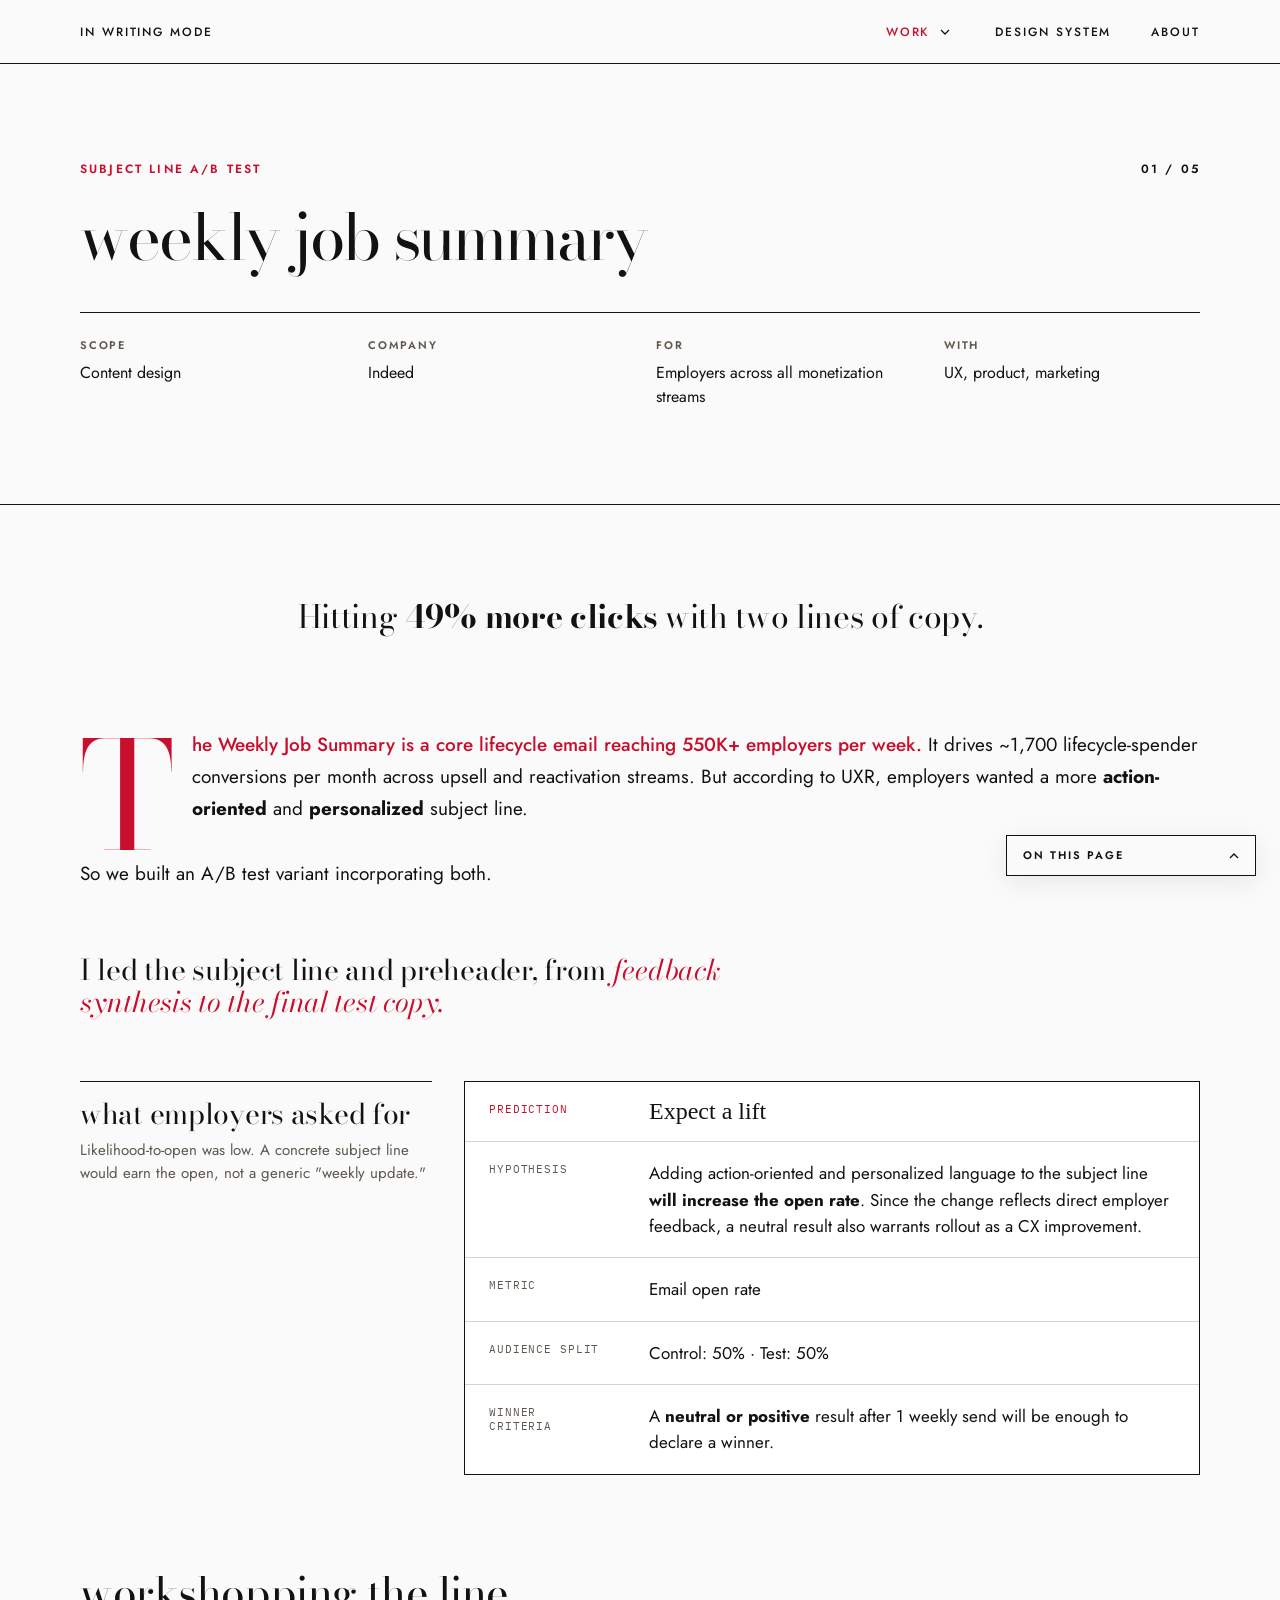
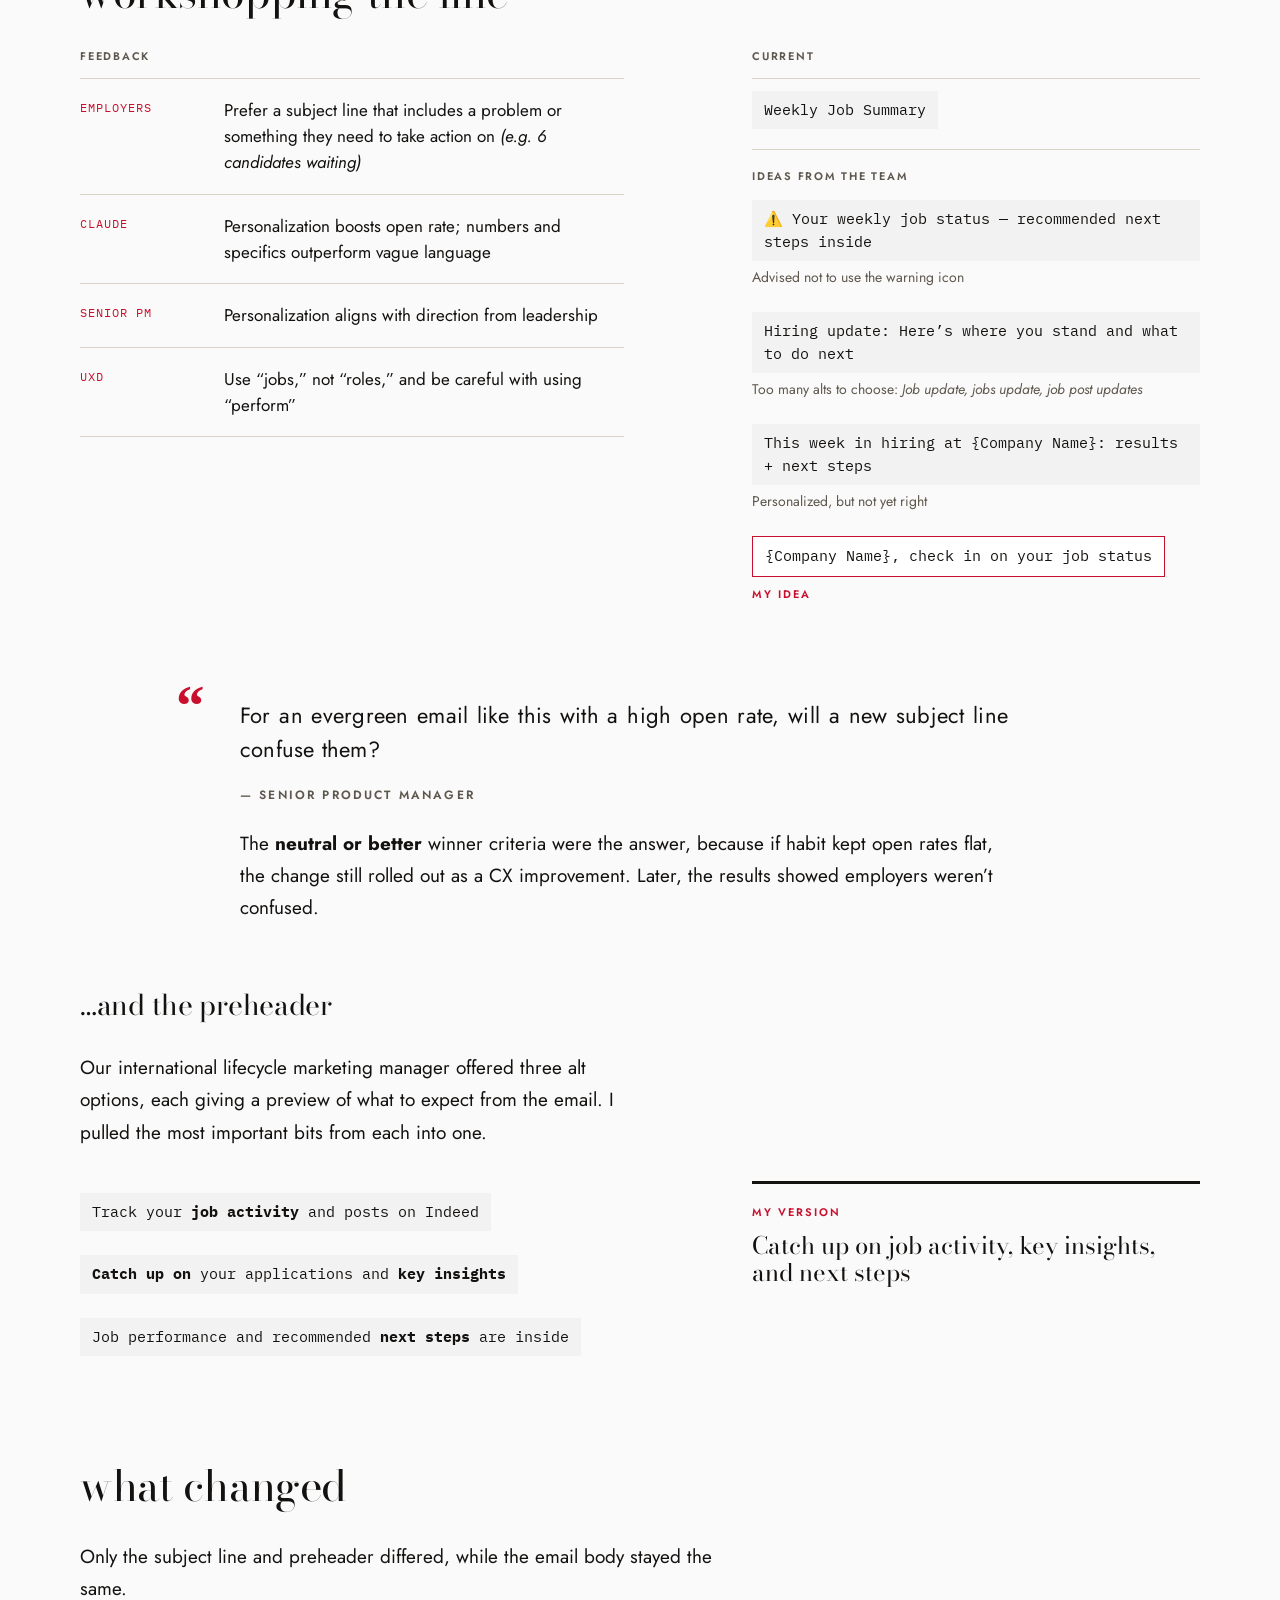
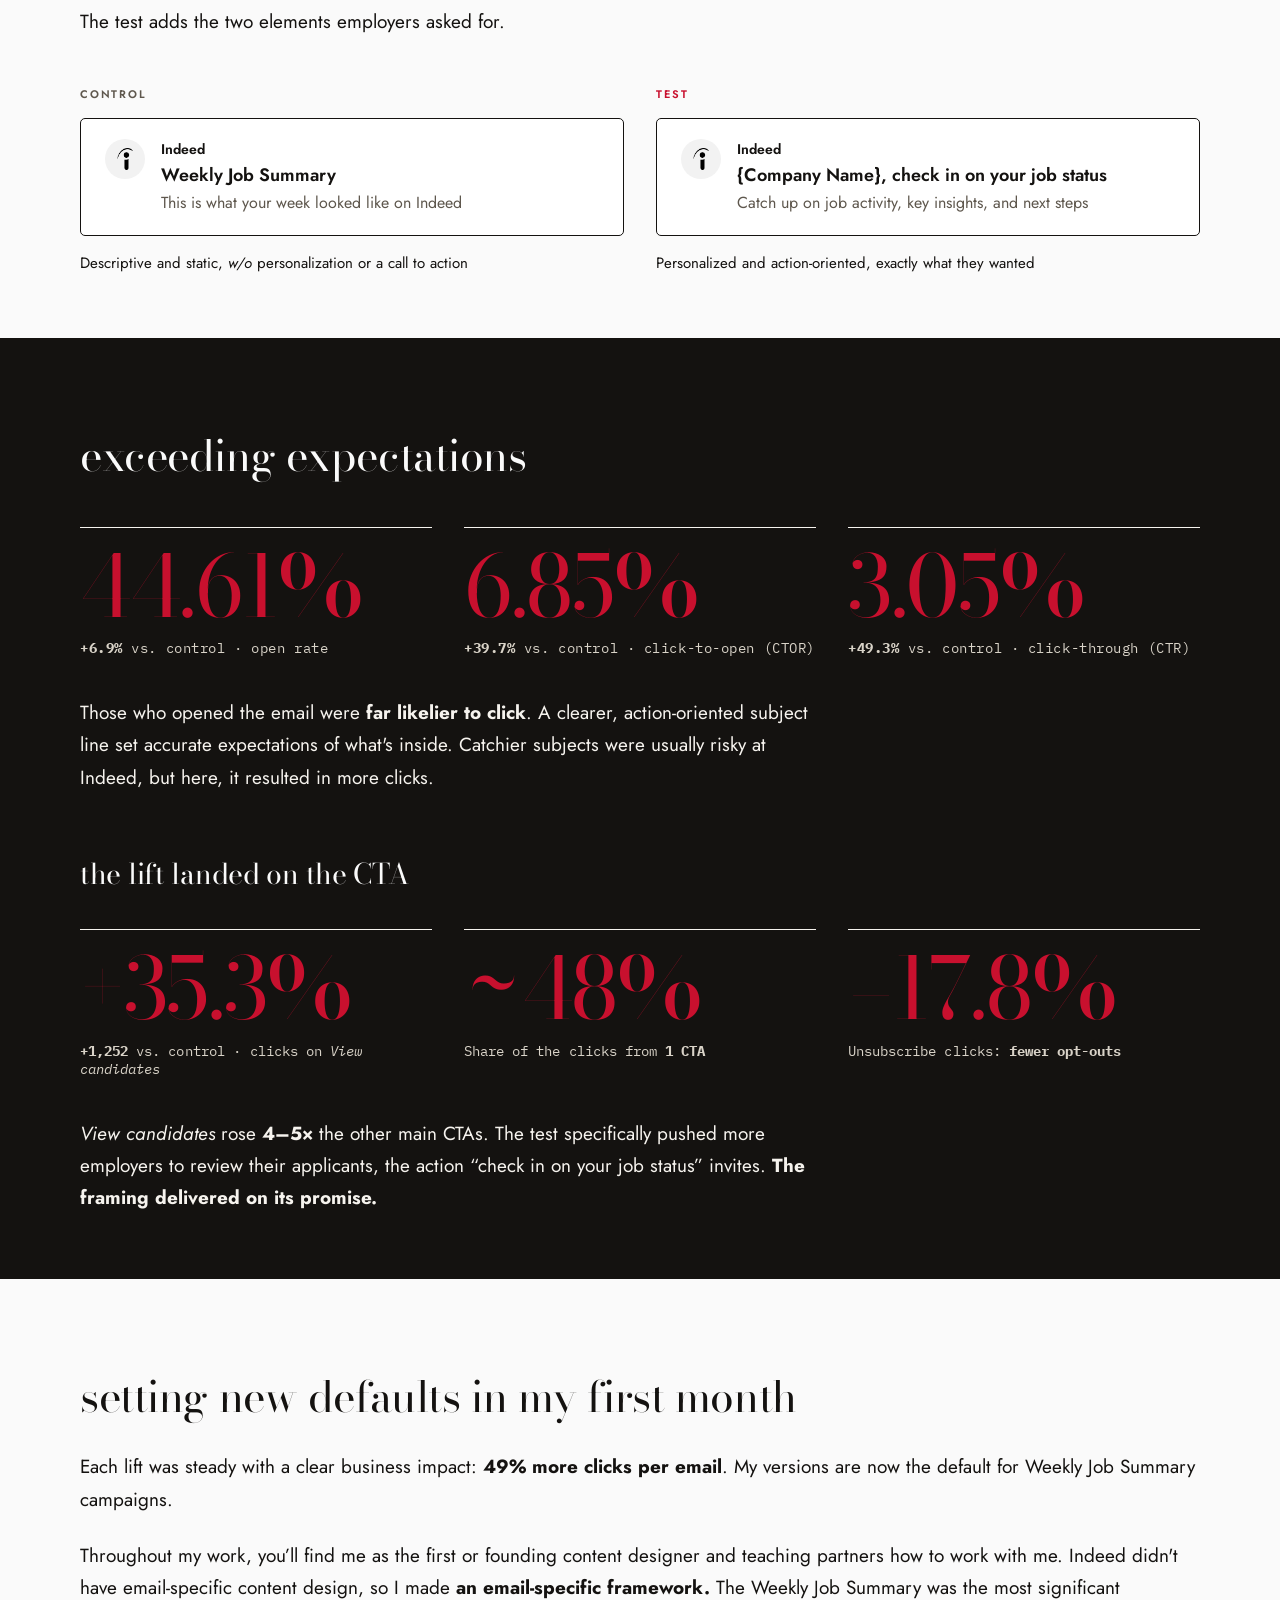
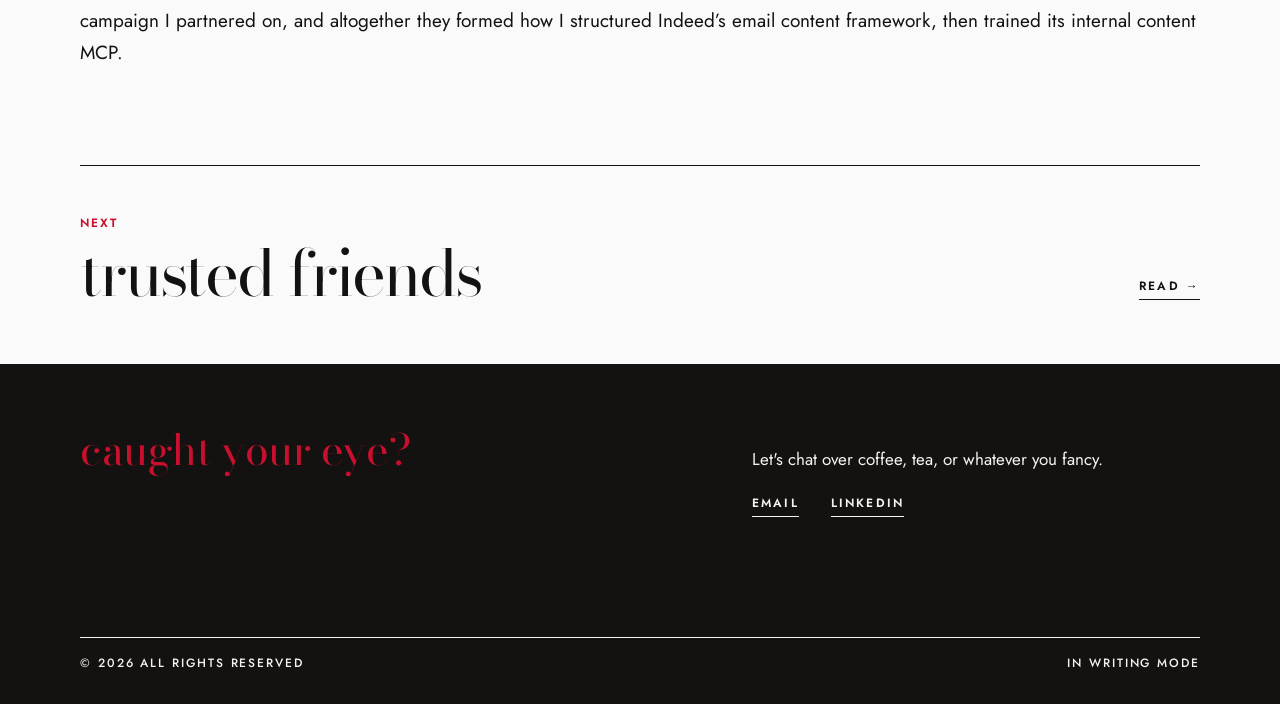
<file: work/weekly-job-summary/index.html>
<!doctype html>
<html lang="en">
<head>
<meta charset="utf-8">
<meta name="viewport" content="width=device-width, initial-scale=1">
<title>weekly job summary — in writing mode</title>
<meta name="description" content="A personalized, action-oriented subject line for Indeed’s Weekly Job Summary email lifted click-through 49% across 550K+ employers a week.">
<link rel="canonical" href="https://inwritingmode.com/work/weekly-job-summary/">
<meta property="og:type" content="article">
<meta property="og:site_name" content="in writing mode">
<meta property="og:title" content="weekly job summary — in writing mode">
<meta property="og:description" content="A personalized, action-oriented subject line for Indeed’s Weekly Job Summary email lifted click-through 49% across 550K+ employers a week.">
<meta property="og:url" content="https://inwritingmode.com/work/weekly-job-summary/">
<meta property="og:image" content="https://inwritingmode.com/images/home-email-framework.png">
<meta property="og:locale" content="en_US">
<meta name="twitter:card" content="summary_large_image">
<meta name="twitter:title" content="weekly job summary — in writing mode">
<meta name="twitter:description" content="A personalized, action-oriented subject line for Indeed’s Weekly Job Summary email lifted click-through 49% across 550K+ employers a week.">
<meta name="twitter:image" content="https://inwritingmode.com/images/home-email-framework.png">
<link rel="icon" href="/favicon.ico" sizes="any">
<link rel="icon" type="image/png" sizes="32x32" href="/images/favicon-32.png">
<link rel="icon" type="image/png" sizes="512x512" href="/images/favicon-512.png">
<link rel="apple-touch-icon" href="/images/favicon-180.png">
<meta name="theme-color" content="#141210">
<link rel="preconnect" href="https://fonts.googleapis.com">
<link rel="preconnect" href="https://fonts.gstatic.com" crossorigin>
<link rel="stylesheet" href="https://fonts.googleapis.com/css2?family=Bodoni+Moda:ital,opsz,wght@0,6..96,400;0,6..96,500;0,6..96,700;1,6..96,400;1,6..96,700&family=Jost:ital,wght@0,300;0,400;0,500;0,600;1,400;1,600&family=IBM+Plex+Mono:wght@400;500&display=swap">
<link rel="stylesheet" href="/assets/site.css">
<script src="/assets/site.js" defer></script>
</head>
<body data-page="weekly-job-summary" data-case>
<a class="skip-link" href="#content">Skip to content</a>

<nav class="site-nav" id="site-nav" aria-label="Primary">
  <a href="/" class="brand" aria-label="In Writing Mode, home"><span class="brand-full">In Writing Mode</span><span class="brand-short" aria-hidden="true">S<span style="color: #C8102E">.</span></span></a>
  <ul>
    <li class="nav-work" id="nav-work">
      <a href="/#work" aria-current="page">Work</a>
      <button class="nav-caret" type="button" aria-expanded="false" aria-controls="nav-menu" aria-label="Case studies"><svg width="10" height="6" viewBox="0 0 10 6" fill="none" aria-hidden="true"><path d="M1 1l4 4 4-4" stroke="currentColor" stroke-width="1.3"/></svg></button>
      <ul class="nav-menu" id="nav-menu">
        <li><a href="/work/weekly-job-summary/" aria-current="page"><span class="nm-n">01</span><span class="nm-t">Weekly job summary</span></a></li>
        <li><a href="/work/trusted-friends/"><span class="nm-n">02</span><span class="nm-t">Trusted friends</span></a></li>
        <li><a href="/work/ai-content-systems/"><span class="nm-n">03</span><span class="nm-t">Content systems for AI</span></a></li>
        <li><a href="/work/moments/"><span class="nm-n">04</span><span class="nm-t">Moments</span></a></li>
        <li><a href="/work/qualtrics-assist/"><span class="nm-n">05</span><span class="nm-t">Qualtrics Assist</span></a></li>
      </ul>
    </li>
    <li><a href="/design-system/">Design system</a></li>
    <li><a href="/about/">About</a></li>
  </ul>
</nav>

<div id="content" tabindex="-1">
<main class="page is-entering" id="page-weekly-job-summary" style="background: #FAFAFA">






<!-- ========== HERO ========== -->
<section style="flex-shrink: 0; padding: calc(96px * var(--vy)) var(--gx) calc(96px * var(--vy)) var(--gx); display: flex; flex-direction: column; border-bottom: 1px solid #141210">
<div style="display: flex; justify-content: space-between; font-size: 12px; font-weight: 600; letter-spacing: 0.18em; text-transform: uppercase">
<div style="color: #C8102E">SUBJECT LINE A/B TEST</div>
<div>01 / 05</div>
</div>
<h1 style="margin: 32px 0 0 0; font-family: 'Didot', 'Bodoni Moda', 'Bodoni 72', serif; font-weight: 400; font-size: clamp(35px, 5.000vw, 72px); line-height: 0.85; letter-spacing: -0.03em">weekly job summary</h1>
<div style="margin-top: calc(48px * var(--vy)); padding-top: 24px; border-top: 1px solid #141210">
<dl style="margin: 0 0 0 0; display: grid; grid-template-columns: repeat(4, minmax(0, 1fr)); column-gap: 32px"><div style="display: flex; flex-direction: column; gap: 8px"><dt style="font-size: 11px; text-transform: uppercase; color: #5E574D; font-weight: 600; letter-spacing: 0.16em">Scope</dt><dd style="margin: 0 0 0 0; font-size: 16px; line-height: 1.45">Content design</dd></div><div style="display: flex; flex-direction: column; gap: 8px"><dt style="font-size: 11px; text-transform: uppercase; color: #5E574D; font-weight: 600; letter-spacing: 0.16em">Company</dt><dd style="margin: 0 0 0 0; font-size: 16px; line-height: 1.45">Indeed</dd></div><div style="display: flex; flex-direction: column; gap: 8px"><dt style="font-size: 11px; text-transform: uppercase; color: #5E574D; font-weight: 600; letter-spacing: 0.16em">For</dt><dd style="margin: 0 0 0 0; font-size: 16px; line-height: 1.45">Employers across all monetization streams</dd></div><div style="display: flex; flex-direction: column; gap: 8px"><dt style="font-size: 11px; text-transform: uppercase; color: #5E574D; font-weight: 600; letter-spacing: 0.16em">With</dt><dd style="margin: 0 0 0 0; font-size: 16px; line-height: 1.45">UX, product, marketing</dd></div></dl>
</div>
</section>

<!-- ========== THESIS ========== -->
<section style="flex-shrink: 0; padding: calc(64px * var(--vy)) var(--gx) calc(64px * var(--vy)) var(--gx); padding-top: calc(96px * var(--vy)); padding-bottom: calc(96px * var(--vy))">
<h2 style="margin: 0 0 0 0; font-family: 'Didot', 'Bodoni Moda', 'Bodoni 72', serif; font-weight: 400; text-align: center; font-size: clamp(24px, 2.500vw, 36px); line-height: 1; letter-spacing: -0.01em">Hitting <b>49% more clicks</b>&nbsp;with two lines of copy.</h2>
</section>

<!-- ========== OPENING (drop cap) ========== -->
<section style="flex-shrink: 0; padding: calc(64px * var(--vy)) var(--gx) 0 var(--gx); display: flex; flex-direction: column; gap: 24px; font-size: 19px; line-height: 1.7; padding-top: 0px">
<p style="margin: 0 0 0 0; line-height: 1.7; width: 1280px; max-width: calc(100vw - 2 * var(--gx))"><span style="float: left; font-family: Didot, 'Bodoni Moda', 'Bodoni 72', serif; font-weight: 400; font-size: clamp(81px, 11.667vw, 168px); line-height: 0.74; padding: 12px 18px 0px 0px; color: rgb(200, 16, 46)">T</span><span style="font-weight: 500; color: rgb(200, 16, 46)">he Weekly Job Summary is a core lifecycle email reaching 550K+ employers per week.</span> It drives ~1,700 lifecycle-spender conversions per month across upsell and reactivation streams. But according to UXR, employers wanted a more <b>action-oriented&nbsp;</b>and&nbsp;<b>personalized</b>&nbsp;subject line.<br><br>So we built an A/B test variant incorporating both.</p>
</section>

<!-- ========== ROLE ========== -->
<section style="flex-shrink: 0; padding: calc(64px * var(--vy)) var(--gx) 0 var(--gx)">
<p style="margin: 0 0 0 0; font-family: 'Didot', 'Bodoni Moda', 'Bodoni 72', serif; font-weight: 400; max-width: min(640px, 100%); font-size: clamp(24px, 2.222vw, 32px); line-height: 1.1; letter-spacing: -0.01em; width: 640px">I led the subject line and preheader, from <span style="font-style: italic; color: rgb(200, 16, 46)">feedback synthesis to the final test copy.</span></p>
</section>


<!-- ========== UXR FEEDBACK + TEST PLAN ========== -->
<section style="flex-shrink: 0; padding: calc(100px * var(--vy)) var(--gx) 0 var(--gx); display: grid; grid-template-columns: repeat(12, minmax(0, 1fr)); column-gap: 32px; align-items: start; padding-top: calc(64px * var(--vy))">
<div style="grid-column: 1 / span 4; border-top: 1px solid #141210; padding-top: 16px; display: flex; flex-direction: column; gap: 10px">
<h2 style="margin: 0 0 0 0; font-family: 'Didot', 'Bodoni Moda', 'Bodoni 72', serif; font-weight: 400; font-size: clamp(24px, 2.222vw, 32px); line-height: 1.1; letter-spacing: -0.01em">what employers asked for</h2>
<div style="font-size: 15px; line-height: 1.5; color: #5E574D; width: 405px; max-width: 100%">Likelihood-to-open was low. A concrete subject line would earn the open, not a generic "weekly update."<br></div>
</div><figure style="grid-column: 5 / span 8; margin: 0 0 0 0; border: 1px solid #141210; display: grid; grid-template-columns: 160px minmax(0, 1fr); background: #FFFFFF; border-color: #141210">
<div style="padding: 20px 24px 20px 24px; border-bottom: 1px solid #D9D3C8; font-family: 'IBM Plex Mono', 'SF Mono', Menlo, monospace; font-size: 11px; letter-spacing: 0.08em; text-transform: uppercase; color: #c8102e">PREDICTION</div><div style="padding: 18px 24px 18px 24px; border-bottom: 1px solid #D9D3C8; font-family: Didot; padding-top: 16px; padding-bottom: 16px; font-size: 24px; line-height: 1.15">Expect a lift</div><div style="padding: 20px 24px 20px 24px; border-bottom: 1px solid #D9D3C8; font-family: 'IBM Plex Mono', 'SF Mono', Menlo, monospace; font-size: 11px; letter-spacing: 0.08em; text-transform: uppercase; color: #5E574D">Hypothesis</div>
<div style="padding: 18px 24px 18px 24px; border-bottom: 1px solid #D9D3C8; font-size: 17px; line-height: 1.55">Adding action-oriented and personalized language&nbsp;to the subject line <b>will increase the open rate</b>. Since the change reflects direct employer feedback, a neutral result also warrants rollout as a CX improvement.</div>
<div style="padding: 20px 24px 20px 24px; border-bottom: 1px solid #D9D3C8; font-family: 'IBM Plex Mono', 'SF Mono', Menlo, monospace; font-size: 11px; letter-spacing: 0.08em; text-transform: uppercase; color: #5E574D">Metric</div><div style="padding: 18px 24px 18px 24px; border-bottom: 1px solid #D9D3C8; font-size: 17px; line-height: 1.55">Email open rate</div>
<div style="padding: 20px 24px 20px 24px; border-bottom: 1px solid #D9D3C8; font-family: 'IBM Plex Mono', 'SF Mono', Menlo, monospace; font-size: 11px; letter-spacing: 0.08em; text-transform: uppercase; color: #5E574D">Audience split</div><div style="padding: 18px 24px 18px 24px; border-bottom: 1px solid #D9D3C8; font-size: 17px; line-height: 1.55">Control: 50% · Test: 50%</div>
<div style="padding: 20px 24px 20px 24px; font-family: 'IBM Plex Mono', 'SF Mono', Menlo, monospace; font-size: 11px; letter-spacing: 0.08em; text-transform: uppercase; color: #5E574D; width: 113px">Winner criteria</div><div style="padding: 18px 24px 18px 24px; font-size: 17px; line-height: 1.55">A <b>neutral or positive</b> result after 1 weekly send will be enough to declare a winner.</div>
</figure>

</section>

<!-- ========== PROCESS ========== -->
<section style="flex-shrink: 0; padding: calc(100px * var(--vy)) var(--gx) 0 var(--gx); display: grid; grid-template-columns: repeat(12, minmax(0, 1fr)); column-gap: 32px; align-items: start; padding-top: calc(96px * var(--vy))">
<h2 style="grid-column: 1 / -1; margin: 0 0 40px 0; font-family: 'Didot', 'Bodoni Moda', 'Bodoni 72', serif; font-weight: 400; margin-bottom: 32px; font-size: clamp(24px, 3.333vw, 48px); line-height: 1.05; letter-spacing: -0.01em">workshopping the line</h2>
<div style="grid-column: 1 / span 6; display: flex; flex-direction: column; border-bottom: 1px solid #D9D3C8">
<div style="font-size: 11px; text-transform: uppercase; color: #5E574D; padding-bottom: 14px; font-weight: 600; letter-spacing: 0.16em">Feedback</div>
<div style="display: grid; grid-template-columns: 120px minmax(0, 1fr); column-gap: 24px; padding: 18px 0 18px 0; border-top: 1px solid #D9D3C8"><div style="font-family: 'IBM Plex Mono', 'SF Mono', Menlo, monospace; font-size: 12px; letter-spacing: 0.08em; text-transform: uppercase; color: #C8102E; padding-top: 3px">Employers</div><div style="font-size: 17px; line-height: 1.55">Prefer a subject line that includes a problem or something they need to take action on <i>(e.g. 6 candidates waiting)</i></div></div>
<div style="display: grid; grid-template-columns: 120px minmax(0, 1fr); column-gap: 24px; padding: 18px 0 18px 0; border-top: 1px solid #D9D3C8"><div style="font-family: 'IBM Plex Mono', 'SF Mono', Menlo, monospace; font-size: 12px; letter-spacing: 0.08em; text-transform: uppercase; color: #C8102E; padding-top: 3px">Claude</div><div style="font-size: 17px; line-height: 1.55">Personalization boosts open rate; numbers and specifics outperform vague language</div></div>
<div style="display: grid; grid-template-columns: 120px minmax(0, 1fr); column-gap: 24px; padding: 18px 0 18px 0; border-top: 1px solid #D9D3C8"><div style="font-family: 'IBM Plex Mono', 'SF Mono', Menlo, monospace; font-size: 12px; letter-spacing: 0.08em; text-transform: uppercase; color: #C8102E; padding-top: 3px">SENIOR PM</div><div style="font-size: 17px; line-height: 1.55">Personalization aligns with direction from leadership</div></div>
<div style="display: grid; grid-template-columns: 120px minmax(0, 1fr); column-gap: 24px; padding: 18px 0 18px 0; border-top: 1px solid #D9D3C8"><div style="font-family: 'IBM Plex Mono', 'SF Mono', Menlo, monospace; font-size: 12px; letter-spacing: 0.08em; text-transform: uppercase; color: #C8102E; padding-top: 3px">UXD</div><div style="font-size: 17px; line-height: 1.55">Use “jobs,” not “roles,” and be careful with using “perform”</div></div>
</div>
<div style="grid-column: 8 / span 5; display: flex; flex-direction: column">
<div style="font-size: 11px; text-transform: uppercase; color: #5E574D; padding-bottom: 14px; border-bottom: 1px solid #D9D3C8; font-weight: 600; letter-spacing: 0.16em">Current</div>
<div style="display: flex; flex-direction: column; gap: 6px; padding: 12px 0 12px 0"><div><span style="font-family: 'IBM Plex Mono', 'SF Mono', Menlo, monospace; font-size: 15px; line-height: 1.5; padding: 8px 12px 8px 12px; background: #F2F2F2; display: inline-block">Weekly Job Summary</span></div></div>
<div style="font-size: 11px; text-transform: uppercase; color: #5E574D; padding: 18px 0 4px 0; border-top: 1px solid #D9D3C8; margin-top: 8px; font-weight: 600; letter-spacing: 0.16em">Ideas from the team</div>
<div style="display: flex; flex-direction: column; gap: 6px; padding: 12px 0 12px 0"><div><span style="font-family: 'IBM Plex Mono', 'SF Mono', Menlo, monospace; font-size: 15px; line-height: 1.5; padding: 8px 12px 8px 12px; background: #F2F2F2; display: inline-block">⚠️ Your weekly job status — recommended next steps inside</span></div><div style="font-size: 14px; line-height: 1.5; color: #5E574D">Advised not to use the warning icon</div></div>

<div style="display: flex; flex-direction: column; gap: 6px; padding: 12px 0 12px 0"><div><span style="font-family: 'IBM Plex Mono', 'SF Mono', Menlo, monospace; font-size: 15px; line-height: 1.5; padding: 8px 12px 8px 12px; background: #F2F2F2; display: inline-block">Hiring update: Here’s where you stand and what to do next</span></div><div style="font-size: 14px; line-height: 1.5; color: #5E574D">Too many alts to choose:&nbsp;<i>Job update, jobs update, job post updates</i></div></div>

<div style="display: flex; flex-direction: column; gap: 6px; padding: 12px 0 12px 0"><div><span style="font-family: 'IBM Plex Mono', 'SF Mono', Menlo, monospace; font-size: 15px; line-height: 1.5; padding: 8px 12px 8px 12px; background: rgb(242, 242, 242); display: inline-block">This week in hiring at {Company Name}: results + next steps</span></div><div style="font-size: 14px; line-height: 1.5; color: #5E574D">Personalized, but not yet right</div></div>
<div style="display: flex; flex-direction: column; gap: 6px; padding: 12px 0 12px 0"><div><span style="font-family: 'IBM Plex Mono', 'SF Mono', Menlo, monospace; font-size: 15px; line-height: 1.5; padding: 8px 12px 8px 12px; background: rgb(255, 255, 255); border: 1px solid rgb(200, 16, 46); display: inline-block">{Company Name}, check in on your job status</span><br></div><div style="font-size: 14px; line-height: 1.5; color: #5E574D"><span style="color: rgb(200, 16, 46); font-weight: 600; text-transform: uppercase; font-size: 11px; letter-spacing: 0.18em">My idea</span></div></div>
</div>
<figure style="grid-column: 2 / span 9; margin: calc(72px * var(--vy)) 0 0 0; display: grid; grid-template-columns: 56px minmax(0, 1fr); column-gap: 8px; align-self: start; margin-top: calc(64px * var(--vy))">
<div aria-hidden="true" style="font-family: Didot; font-weight: 600; font-size: clamp(31px, 4.444vw, 64px); line-height: 0.9; color: #c8102e">“</div>
<div style="display: flex; flex-direction: column; gap: 20px; padding-top: 18px">
<blockquote style="margin: 0 0 0 0; font-family: 'Jost', 'Futura', sans-serif; font-weight: 400; font-size: 22px; line-height: 1.55; letter-spacing: 0.01em; text-align: justify; color: #141210">For an evergreen email like this with a high open rate, will a new subject line confuse them?</blockquote>
<figcaption style="font-size: 12px; font-weight: 600; letter-spacing: 0.18em; text-transform: uppercase; color: #5E574D">— SENIOR PRODUCT MANAGER</figcaption>
</div>
</figure>
<p style="grid-column: 2 / span 9; margin: 24px 0 0 64px; font-size: 19px; line-height: 1.7">The <b>neutral or better</b> winner criteria were the answer, because if habit kept open rates flat, the change still rolled out as a CX improvement. Later, the results showed employers weren’t confused.</p>
<div style="grid-column: 1 / -1; margin-top: calc(64px * var(--vy)); font-family: 'Didot', 'Bodoni Moda', 'Bodoni 72', serif; font-weight: 400; margin-bottom: 32px; font-size: clamp(24px, 2.222vw, 32px); line-height: 1.1; letter-spacing: -0.01em">…and the preheader</div>
<p style="grid-column: 1 / span 6; margin: 16px 0 0 0; font-size: 19px; line-height: 1.7; margin-top: 0px">Our international lifecycle marketing manager offered three alt options, each giving a preview of what to expect from the email. I pulled the most important bits from each into one.</p>
<div style="grid-column: 1 / span 6; margin-top: 32px; display: flex; flex-direction: column">
<div style="display: flex; flex-direction: column; gap: 6px; padding: 12px 0 12px 0"><div><span style="font-family: 'IBM Plex Mono', 'SF Mono', Menlo, monospace; font-size: 15px; line-height: 1.5; padding: 8px 12px 8px 12px; background: rgb(242, 242, 242); display: inline-block">Track your <b>job activity</b> and posts on Indeed</span></div></div>
<div style="display: flex; flex-direction: column; gap: 6px; padding: 12px 0 12px 0"><div><span style="font-family: 'IBM Plex Mono', 'SF Mono', Menlo, monospace; font-size: 15px; line-height: 1.5; padding: 8px 12px 8px 12px; background: rgb(242, 242, 242); display: inline-block"><b>Catch up on</b> your applications and <b>key insights</b></span></div></div>
<div style="display: flex; flex-direction: column; gap: 6px; padding: 12px 0 12px 0"><div><span style="font-family: 'IBM Plex Mono', 'SF Mono', Menlo, monospace; font-size: 15px; line-height: 1.5; padding: 8px 12px 8px 12px; background: rgb(242, 242, 242); display: inline-block">Job performance and recommended <b>next steps</b> are inside</span></div></div>
</div>
<div style="grid-column: 8 / span 5; margin-top: 32px; border-top: 3px solid #141210; padding-top: 20px; display: flex; flex-direction: column; gap: 12px">
<div style="font-size: 11px; font-weight: 600; letter-spacing: 0.18em; text-transform: uppercase; color: #C8102E">MY VERSION</div>
<div style="font-family: 'Didot', 'Bodoni Moda', 'Bodoni 72', serif; font-weight: 400; font-size: 24px; line-height: 1.15">Catch up on job activity, key insights, and next steps</div>
</div>
</section>

<!-- ========== WHAT CHANGED ========== -->
<section style="flex-shrink: 0; padding: calc(100px * var(--vy)) var(--gx) 0 var(--gx); display: grid; grid-template-columns: repeat(12, minmax(0, 1fr)); column-gap: 32px; align-items: start; padding-top: calc(96px * var(--vy))">
<h2 style="grid-column: 1 / -1; margin: 0 0 40px 0; font-family: 'Didot', 'Bodoni Moda', 'Bodoni 72', serif; font-weight: 400; margin-bottom: 32px; font-size: clamp(24px, 3.333vw, 48px); line-height: 1.05; letter-spacing: -0.01em">what changed</h2>
<p style="grid-column: 1 / span 7; margin: 0 0 0 0; font-size: 19px; line-height: 1.7">Only the subject line and preheader differed, while the email body stayed the same.<br>The test adds the two elements employers asked for.</p>
<div style="grid-column: 1 / span 6; margin-top: calc(48px * var(--vy))">
<figure style="margin: 0 0 0 0; display: flex; flex-direction: column; gap: 16px"><div style="font-size: 11px; text-transform: uppercase; color: #5E574D; font-weight: 600; letter-spacing: 0.16em">Control</div><div style="border: 1px solid #141210; background: #FFFFFF; border-radius: 5px; padding: 20px 24px 20px 24px; display: grid; grid-template-columns: 40px minmax(0, 1fr); column-gap: 16px; align-items: start"><div aria-hidden="true" style="width: 40px; height: 40px; border-radius: 50%; background: #F2F2F2; display: flex; align-items: center; justify-content: center"><img loading="lazy" src="/images/indeed-logo.webp" alt="" style="display: block; width: 22px; height: 22px; object-fit: contain"></div><div style="display: flex; flex-direction: column; gap: 4px; min-width: 0"><div style="display: flex; justify-content: space-between; font-size: 14px; color: #5E574D"><span style="font-weight: 600; color: rgb(20, 18, 16)">Indeed</span><span style="font-family: 'IBM Plex Mono', 'SF Mono', Menlo, monospace; font-size: 12px"><br></span></div><div style="font-size: 18px; font-weight: 600; line-height: 1.35">Weekly Job Summary</div><div style="font-size: 16px; line-height: 1.45; color: #5e574d">This is what your week looked like on Indeed</div></div></div><figcaption style="font-size: 15px; line-height: 1.5; color: #141210">Descriptive and static, <i>w/o</i> personalization or a call to action</figcaption></figure>
</div>
<div style="grid-column: 7 / span 6; margin-top: calc(48px * var(--vy))">
<figure style="margin: 0 0 0 0; display: flex; flex-direction: column; gap: 16px"><div style="font-size: 11px; font-weight: 600; letter-spacing: 0.18em; text-transform: uppercase; color: #C8102E">Test</div><div style="border: 1px solid #141210; background: #FFFFFF; border-radius: 5px; padding: 20px 24px 20px 24px; display: grid; grid-template-columns: 40px minmax(0, 1fr); column-gap: 16px; align-items: start"><div aria-hidden="true" style="width: 40px; height: 40px; border-radius: 50%; background: #F2F2F2; display: flex; align-items: center; justify-content: center"><img loading="lazy" src="/images/indeed-logo.webp" alt="" style="display: block; width: 22px; height: 22px; object-fit: contain"></div><div style="display: flex; flex-direction: column; gap: 4px; min-width: 0"><div style="display: flex; justify-content: space-between; font-size: 14px; color: #5E574D"><span style="font-weight: 600; color: rgb(20, 18, 16)">Indeed</span><span style="font-family: 'IBM Plex Mono', 'SF Mono', Menlo, monospace; font-size: 12px"><br></span></div><div style="font-size: 18px; font-weight: 600; line-height: 1.35">{Company Name}, check in on your job status</div><div style="font-size: 16px; line-height: 1.45; color: #5e574d">Catch up on job activity, key insights, and next steps</div></div></div><figcaption style="font-size: 15px; line-height: 1.5; color: #141210">Personalized and action-oriented, exactly what they wanted</figcaption></figure>
</div>
</section>

<!-- ========== RESULTS (dark) ========== -->
<section style="flex-shrink: 0; margin-top: calc(64px * var(--vy)); padding: calc(108px * var(--vy)) var(--gx) calc(64px * var(--vy)) var(--gx); background-color: #141210; color: #FFFFFF; display: grid; grid-template-columns: repeat(12, minmax(0, 1fr)); column-gap: 32px; align-items: start; padding-top: calc(96px * var(--vy))">
<h2 style="grid-column: 1 / -1; margin: 0 0 40px 0; font-family: 'Didot', 'Bodoni Moda', 'Bodoni 72', serif; font-weight: 400; margin-bottom: calc(48px * var(--vy)); color: #fafafa; font-size: clamp(24px, 3.333vw, 48px); line-height: 1.05; letter-spacing: -0.01em">exceeding expectations</h2>





<div style="grid-column: 1 / -1; margin-top: 0px; display: grid; grid-template-columns: repeat(3, minmax(0, 1fr)); column-gap: 32px">
<div style="border-top: 1px solid #F6F3EE; padding-top: 16px; display: flex; flex-direction: column; gap: 10px"><div style="font-family: 'Didot', 'Bodoni Moda', 'Bodoni 72', serif; font-weight: 400; color: #C8102E; font-size: clamp(46px, 6.667vw, 96px); line-height: 1; letter-spacing: -0.015em">44.61%</div><div style="font-family: 'IBM Plex Mono', 'SF Mono', Menlo, monospace; font-size: 14px; letter-spacing: 0.04em; color: #D9D3C8"><span style="letter-spacing: 0.56px"><b>+6.9%</b> vs. control&nbsp;</span><span style="letter-spacing: 0.56px">· open rate</span></div></div>
<div style="border-top: 1px solid #F6F3EE; padding-top: 16px; display: flex; flex-direction: column; gap: 10px"><div style="font-family: 'Didot', 'Bodoni Moda', 'Bodoni 72', serif; font-weight: 400; color: #C8102E; font-size: clamp(46px, 6.667vw, 96px); line-height: 1; letter-spacing: -0.015em">6.85%</div><div style="font-family: 'IBM Plex Mono', 'SF Mono', Menlo, monospace; font-size: 14px; letter-spacing: 0.04em; color: #d9d3c8"><b>+39.7%</b>&nbsp;vs. control&nbsp;· click-to-open (CTOR)</div></div>
<div style="border-top: 1px solid #F6F3EE; padding-top: 16px; display: flex; flex-direction: column; gap: 10px"><div style="font-family: 'Didot', 'Bodoni Moda', 'Bodoni 72', serif; font-weight: 400; color: #C8102E; font-size: clamp(46px, 6.667vw, 96px); line-height: 1; letter-spacing: -0.015em">3.05%</div><div style="font-family: 'IBM Plex Mono', 'SF Mono', Menlo, monospace; font-size: 14px; letter-spacing: 0.04em; color: #d9d3c8"><b>+49.3%</b> vs. control · click-through (CTR)</div></div>
</div>
<p style="grid-column: 1 / span 8; margin: 40px 0 0 0; font-size: 19px; line-height: 1.7; color: #F6F3EE; width: 955px; max-width: 100%">Those who opened the email were <b>far likelier to click</b>. A clearer, action-oriented subject line set accurate expectations of what's inside. Catchier subjects were usually risky at Indeed, but here, it resulted in more clicks.&nbsp;</p>

<div style="grid-column: 1 / -1; margin-top: calc(64px * var(--vy)); font-family: 'Didot', 'Bodoni Moda', 'Bodoni 72', serif; font-weight: 400; color: #fafafa; font-size: clamp(24px, 2.222vw, 32px); line-height: 1.1; letter-spacing: -0.01em">the lift landed on the CTA</div>

<div style="grid-column: 1 / -1; margin-top: 40px; display: grid; grid-template-columns: repeat(3, minmax(0, 1fr)); column-gap: 32px">
<div style="border-top: 1px solid #F6F3EE; padding-top: 16px; display: flex; flex-direction: column; gap: 10px"><div style="font-family: 'Didot', 'Bodoni Moda', 'Bodoni 72', serif; font-weight: 400; color: #C8102E; font-size: clamp(46px, 6.667vw, 96px); line-height: 1; letter-spacing: -0.015em">+35.3%</div><div style="font-size: 14px; color: #d9d3c8; font-family: IBM Plex Mono; letter-spacing: 0.04px"><b>+1,252</b> vs. control&nbsp;<span style="color: rgb(217, 211, 200); font-family: 'IBM Plex Mono', 'SF Mono', Menlo, monospace; font-size: 14px; letter-spacing: 0.56px">·&nbsp;</span>clicks on <i>View candidates</i></div></div>
<div style="border-top: 1px solid #F6F3EE; padding-top: 16px; display: flex; flex-direction: column; gap: 10px"><div style="font-family: 'Didot', 'Bodoni Moda', 'Bodoni 72', serif; font-weight: 400; color: #C8102E; font-size: clamp(46px, 6.667vw, 96px); line-height: 1; letter-spacing: -0.015em">~48%</div><div style="font-size: 14px; color: #d9d3c8; font-family: IBM Plex Mono; letter-spacing: 0.04px">Share of the clicks from <b>1 CTA</b></div></div>
<div style="border-top: 1px solid #F6F3EE; padding-top: 16px; display: flex; flex-direction: column; gap: 10px"><div style="font-family: 'Didot', 'Bodoni Moda', 'Bodoni 72', serif; font-weight: 400; color: #C8102E; font-size: clamp(46px, 6.667vw, 96px); line-height: 1; letter-spacing: -0.015em">–17.8%</div><div style="font-size: 14px; color: #d9d3c8; font-family: IBM Plex Mono; letter-spacing: 0.04px">Unsubscribe clicks: <b>fewer opt-outs</b></div></div>
</div>
<p style="grid-column: 1 / span 8; margin: 40px 0 0 0; font-size: 19px; line-height: 1.7; color: #F6F3EE; width: 955px; max-width: 100%"><i>View candidates</i> rose <b>4–5×</b>&nbsp;the other main CTAs. The test specifically pushed more employers to review their applicants, the action “check in on your job status” invites.&nbsp;<b>The framing delivered on its promise.</b></p>
</section>

<!-- ========== IMPACT ========== -->


<!-- ========== REFLECTION ========== -->
<section style="flex-shrink: 0; padding: calc(96px * var(--vy)) var(--gx) calc(96px * var(--vy)) var(--gx); display: grid; grid-template-columns: repeat(12, minmax(0, 1fr)); column-gap: 32px; align-items: start">
<h2 style="grid-column: 1 / -1; margin: 0 0 40px 0; font-family: 'Didot', 'Bodoni Moda', 'Bodoni 72', serif; font-weight: 400; margin-bottom: 32px; font-size: clamp(24px, 3.333vw, 48px); line-height: 1.05; letter-spacing: -0.01em">setting new defaults in my first month</h2>

<div style="grid-column: 1 / span 7; display: flex; flex-direction: column; gap: 24px; font-size: 19px; line-height: 1.7; width: 1254px; max-width: calc(100vw - 2 * var(--gx))">
<p style="margin: 0 0 0 0; width: 1280px; max-width: calc(100vw - 2 * var(--gx))">Each lift was steady with a clear business impact: <b>49% more clicks per email</b>. My versions are now the default for Weekly Job Summary campaigns.</p>
<p style="margin: 0 0 0 0; width: 1280px; max-width: calc(100vw - 2 * var(--gx))">Throughout my work, you’ll find me as the first or founding content designer and teaching partners how to work with me. Indeed didn't have email-specific content design, so I made <b>an email-specific framework.</b> The Weekly Job Summary was the most significant campaign I partnered on, and altogether they formed how I structured Indeed’s email content framework, then trained its internal content MCP.</p>
</div></section>

<!-- ========== UP NEXT ========== -->
<a href="/work/trusted-friends/" style="flex-shrink: 0; margin: 0 var(--gx) 0 var(--gx); padding: calc(48px * var(--vy)) 0 calc(80px * var(--vy)) 0; border-top: 1px solid #141210; display: flex; justify-content: space-between; align-items: flex-end; padding-bottom: calc(64px * var(--vy))">
<div style="display: flex; flex-direction: column; gap: 14px">
<div style="font-size: 12px; font-weight: 600; letter-spacing: 0.18em; text-transform: uppercase; color: #C8102E">NEXT</div>
<div style="font-family: 'Didot', 'Bodoni Moda', 'Bodoni 72', serif; font-size: clamp(35px, 5.000vw, 72px); line-height: 0.85; letter-spacing: -0.03em">trusted friends</div>
</div>
<div style="font-size: 12px; font-weight: 600; letter-spacing: 0.18em; text-transform: uppercase; border-bottom: 1px solid #141210; padding-bottom: 4px">Read →</div>
</a>

<footer id="weekly-job-summary-contact" style="flex-grow: 0; flex-shrink: 0; min-height: 340px; box-sizing: border-box; background: #141210; color: #F6F3EE; padding: calc(64px * var(--vy)) var(--gx) 32px var(--gx); display: flex; flex-direction: column">
<div style="display: grid; grid-template-columns: repeat(12, minmax(0, 1fr)); column-gap: 32px; align-items: baseline">
<h2 style="grid-column: span 7; margin: 0 0 0 0; font-family: 'Didot', 'Bodoni Moda', 'Bodoni 72', serif; font-weight: 400; color: #C8102E; font-size: clamp(24px, 3.333vw, 48px); line-height: 1.05; letter-spacing: -0.01em">caught your eye?</h2>
<div style="grid-column: 8 / span 5; display: flex; flex-direction: column; gap: 20px">
<p style="margin: 0 0 0 0; font-size: 17px; line-height: 1.6">Let's chat over coffee, tea, or whatever you fancy.</p>
<div style="display: flex; gap: 32px; font-size: 12px; font-weight: 600; letter-spacing: 0.18em; text-transform: uppercase"><a href="mailto:sarah@inwritingmode.com" style="color: #F6F3EE; border-bottom: 1px solid #F6F3EE; padding-bottom: 4px">Email</a><a href="https://www.linkedin.com/in/samode/" target="_blank" rel="noopener" style="color: #F6F3EE; border-bottom: 1px solid #F6F3EE; padding-bottom: 4px">LinkedIn</a></div>
</div>
</div>
<div style="margin-top: auto; padding-top: 16px; border-top: 1px solid #F6F3EE; display: flex; justify-content: space-between; font-size: 12px; font-weight: 500; letter-spacing: 0.16em; text-transform: uppercase">
<div><span style="letter-spacing: 1.92px">© 2026 ALL RIGHTS RESERVED</span></div>
<div>IN WRITING MODE</div>
</div>
</footer>
</main>
</div>

<aside class="outline is-collapsed" id="outline" aria-label="On this page" hidden>
  <button class="to-top" id="to-top" type="button" aria-label="Back to top"><svg width="14" height="14" viewBox="0 0 14 14" fill="none" aria-hidden="true"><path d="M7 12V2M2.5 6.5L7 2l4.5 4.5" stroke="currentColor" stroke-width="1.4"/></svg></button>
  <nav class="outline-panel" aria-label="Sections">
    <button class="outline-toggle" id="outline-toggle" type="button" aria-expanded="false" aria-controls="outline-list">On this page <svg width="10" height="6" viewBox="0 0 10 6" fill="none" aria-hidden="true"><path d="M1 1l4 4 4-4" stroke="currentColor" stroke-width="1.3"/></svg></button>
    <ol class="outline-list" id="outline-list"></ol>
  </nav>
</aside>
</body>
</html>
</file>
<file: assets/site.css>
/* In Writing Mode — shared styles (split from the original single-page build) */
/* ============================================================
   In Writing Mode — site styles
   Colors: ink #141210 · accent #C8102E · gray #5E574D · paper #FAFAFA / #F6F3EE
   Fonts:  Didot → Bodoni Moda (titles) · Jost (body) · IBM Plex Mono (labels)
   ============================================================ */
:root{
  --gx: 80px;   /* side gutter */
  --vy: 1;      /* vertical spacing scale */
  --nav-h: 64px;
}
@media (max-width: 1100px){ :root{ --gx: 40px; --vy: .8; } }
@media (max-width: 760px){  :root{ --gx: 20px; --vy: .55; } }

html{ scroll-behavior: smooth; }
body{
  margin: 0;
  background: #FAFAFA;
  color: #141210;
  font-family: 'Jost', 'Futura', 'Helvetica Neue', sans-serif;
  -webkit-font-smoothing: antialiased;
  overflow-x: hidden;
}
a{ color: #141210; text-decoration: none; }
a:hover{ color: #C8102E; }
img, video{ max-width: 100%; }
:focus-visible{ outline: 2px solid #C8102E; outline-offset: 3px; }
@media (prefers-reduced-motion: reduce){ html{ scroll-behavior: auto; } *{ transition: none !important; } }

/* ---------- sticky navigation ---------- */
.skip-link{ position: absolute; left: -9999px; top: 0; z-index: 100; background: #141210; color: #FFFFFF; padding: 12px 16px; font-size: 14px; }
.skip-link:focus{ left: 16px; top: 12px; color: #FAFAFA; }
.site-nav{
  position: sticky; top: 0; z-index: 50;
  height: var(--nav-h); box-sizing: border-box;
  display: flex; justify-content: space-between; align-items: center;
  padding: 0 var(--gx);
  background: #FAFAFA; color: #141210;
  border-bottom: 1px solid #141210;
  font-size: 12px; font-weight: 500; letter-spacing: .16em; text-transform: uppercase;
  transition: background-color .25s ease, color .25s ease, border-color .25s ease;
}
.site-nav a{ color: inherit; }
.site-nav a:hover{ color: #C8102E; }
.site-nav ul{ display: flex; gap: 40px; list-style: none; margin: 0; padding: 0; }
.site-nav a[aria-current="page"]:not(.brand){ color: #C8102E; text-decoration: none; }
/* while scrolling: dark bar, white text */
.site-nav.is-scrolled{ background: #141210; color: #FAFAFA; border-bottom-color: #141210; }
.site-nav.is-scrolled a:hover{ color: #C8102E; }
.site-nav a{ white-space: nowrap; }
.brand-short{ display: none; font-family: 'Didot', 'Bodoni Moda', 'Bodoni 72', serif; font-size: 30px; letter-spacing: 0; text-transform: none; line-height: 1; }
@media (max-width: 760px){ .site-nav ul{ gap: 24px; } .site-nav{ letter-spacing: .12em; } }
@media (max-width: 560px){ .brand-full{ display: none; } .brand-short{ display: inline; } .site-nav ul{ gap: 20px; } }

/* ---------- pages ---------- */
.page{ display: flex; flex-direction: column; min-height: calc(100vh - var(--nav-h)); }
.page[hidden]{ display: none; }
#work{ scroll-margin-top: var(--nav-h); }
.wip, .wip *{ cursor: default; }          /* homepage rows 04 + 05: in progress, not links */
.wip:hover, .wip:hover *{ color: inherit; }

/* links on black: red on hover (footer, dark sections) */
.page footer a:hover, .page footer a:hover *,
.page .dark a:hover, .page .dark a:hover *{ color: #C8102E !important; border-color: #C8102E !important; }
.page footer a, .page .dark a{ transition: color .2s ease, border-color .2s ease; }

/* every page eases in when it opens */
@keyframes page-in{ from{ opacity: 0; transform: translateY(14px); } to{ opacity: 1; transform: none; } }
.page.is-entering{ animation: page-in .7s cubic-bezier(.2,.7,.2,1) both; }
@media (prefers-reduced-motion: reduce){ .page.is-entering{ animation: none; } }

/* homepage images: slight zoom on hover */
.hz{ display: block; overflow: hidden; }
.hz img{ transition: transform .6s cubic-bezier(.2,.7,.2,1); }
.hz:hover img, .hz:focus-visible img{ transform: scale(1.035); }

/* case studies: dark sections ease in the first time they scroll into view */
.js .reveal > *{ opacity: 0; transform: translateY(18px); transition: opacity .9s cubic-bezier(.2,.7,.2,1), transform .9s cubic-bezier(.2,.7,.2,1); }
.js .reveal.is-in > *{ opacity: 1; transform: none; }
.js .reveal.is-in > *:nth-child(2){ transition-delay: .08s; }
.js .reveal.is-in > *:nth-child(3){ transition-delay: .16s; }
.js .reveal.is-in > *:nth-child(4){ transition-delay: .24s; }
.js .reveal.is-in > *:nth-child(n+5){ transition-delay: .32s; }
@media (prefers-reduced-motion: reduce){ .js .reveal > *{ opacity: 1; transform: none; } }

/* wide content scrolls inside its own box instead of stretching the page */
.scroll-x{ overflow-x: auto; -webkit-overflow-scrolling: touch; }
@media (max-width: 760px){ .page .scroll-x .wide-table{ min-width: 760px; } .page .scroll-x .wide-table [style*="grid-template-columns"]{ grid-template-columns: 200px repeat(4, minmax(0, 1fr)) !important; } .page .scroll-x .wide-table [style*="grid-column"]{ grid-column: auto !important; } }
/* links on the dark nav, footer and black sections: accent on hover */
.site-nav.is-scrolled a:hover, .site-nav.is-scrolled a:focus-visible{ color: #C8102E; }

/* carousels (radio-button based, no JS needed) */
.qc-r{position:absolute;opacity:0;width:1px;height:1px;pointer-events:none}
.qc-s{opacity:0;visibility:hidden;transition:opacity .35s ease,visibility .35s}
.qc-nav{display:none}
#qc1:checked~.qc-track .qc-s1,#qc2:checked~.qc-track .qc-s2,#qc3:checked~.qc-track .qc-s3{opacity:1;visibility:visible}
#qc1:checked~.qc-n1,#qc2:checked~.qc-n2,#qc3:checked~.qc-n3{display:flex}
.qc-btn{width:48px;height:48px;box-sizing:border-box;border:1px solid #141210;border-radius:50%;display:flex;align-items:center;justify-content:center;cursor:pointer;color:#141210;transition:background .2s,color .2s}
.qc-btn:hover{background:#141210;color:#FAFAFA}
.zs-r{position:absolute;opacity:0;width:1px;height:1px;pointer-events:none}
.zs-s{opacity:0;visibility:hidden;transition:opacity .35s ease,visibility .35s}
.zs-nav{display:none}
#zs1:checked~.zs-track .zs-s1,#zs2:checked~.zs-track .zs-s2{opacity:1;visibility:visible}
#zs1:checked~.zs-n1,#zs2:checked~.zs-n2{display:flex}
.zs-btn{width:48px;height:48px;box-sizing:border-box;border:1px solid #F6F3EE;border-radius:50%;display:flex;align-items:center;justify-content:center;cursor:pointer;color:#F6F3EE;transition:background .2s,color .2s}
.zs-btn:hover{background:#F6F3EE;color:#141210}
.vt-r{position:absolute;opacity:0;width:1px;height:1px;pointer-events:none}
.vt-s{opacity:0;visibility:hidden;transition:opacity .35s ease,visibility .35s}
#vt1:checked~.vt-track .vt-s1,#vt2:checked~.vt-track .vt-s2,#vt3:checked~.vt-track .vt-s3,#vt4:checked~.vt-track .vt-s4{opacity:1;visibility:visible}
.vt-tab{cursor:pointer;color:#8A8378;border-bottom:2px solid transparent;padding-bottom:12px;transition:color .2s,border-color .2s}
.vt-tab:hover{color:#141210}
#vt1:checked~.vt-tabs .vt-t1,#vt2:checked~.vt-tabs .vt-t2,#vt3:checked~.vt-tabs .vt-t3,#vt4:checked~.vt-tabs .vt-t4{color:#141210;border-bottom-color:#C8102E}
.vt-nav{display:none}
#vt1:checked~.vt-n1,#vt2:checked~.vt-n2,#vt3:checked~.vt-n3,#vt4:checked~.vt-n4{display:flex}
.vt-btn{width:48px;height:48px;box-sizing:border-box;border:1px solid #141210;border-radius:50%;display:flex;align-items:center;justify-content:center;cursor:pointer;color:#141210;transition:background .2s,color .2s}
.vt-btn:hover{background:#141210;color:#FAFAFA}
.vt-ul{margin:0;padding:0;list-style:none;display:flex;flex-direction:column;gap:10px;font-size:16px;line-height:1.5}
.vt-ul>li{position:relative;padding-left:18px}
.vt-ul>li::before{content:"";position:absolute;left:0;top:.62em;width:6px;height:6px;border-radius:50%;border:1px solid #C8102E;box-sizing:border-box}
.vt-ul ul{margin:6px 0 0 0;padding:0;list-style:none;display:flex;flex-direction:column;gap:4px;font-size:15px;color:#5E574D}
.vt-ul ul li{position:relative;padding-left:14px}
.vt-ul ul li::before{content:"–";position:absolute;left:0;color:#C8102E}
.skz-r{position:absolute;opacity:0;width:1px;height:1px;pointer-events:none}.skz-open{display:block;cursor:zoom-in;border-radius:5px;overflow:hidden}.skz-open img{transition:transform .6s cubic-bezier(.2,.7,.2,1)}.skz-open:hover img{transform:scale(1.015)}#skz:focus-visible~figure .skz-open{outline:2px solid #F6F3EE;outline-offset:4px}.skz-ov{display:none;position:fixed;inset:0;z-index:1000;background:rgba(20,18,16,.97);padding:40px;box-sizing:border-box;overflow:auto;cursor:zoom-out}#skz:checked~.skz-ov,#ftz:checked~.skz-ov{display:flex}.skz-ov img{display:block;margin:auto;height:calc(100vh - 80px);max-height:1302px;width:auto;max-width:none;border-radius:5px}.skz-x{position:fixed;z-index:2;top:24px;right:24px;background:#141210;width:48px;height:48px;box-sizing:border-box;border:1px solid #F6F3EE;border-radius:50%;display:flex;align-items:center;justify-content:center;color:#F6F3EE;cursor:pointer}
.cite{position:relative;cursor:help;border-bottom:1px dotted currentColor;outline:none}.cite-tip{position:absolute;left:50%;bottom:calc(100% + 10px);transform:translate(-50%,4px);width:380px;box-sizing:border-box;padding:14px 16px;background:#141210;color:#F6F3EE;border-radius:5px;font-family:'Jost','Futura','Helvetica Neue',sans-serif;font-size:14px;line-height:1.5;text-align:left;white-space:normal;opacity:0;visibility:hidden;pointer-events:none;transition:opacity .2s,transform .2s,visibility .2s;z-index:20}.cite-tip::after{content:"";position:absolute;top:100%;left:50%;margin-left:-6px;border:6px solid transparent;border-top-color:#141210}.cite:hover .cite-tip,.cite:focus-visible .cite-tip{opacity:1;visibility:visible;transform:translate(-50%,0)}
#ftz:focus-visible~figure .skz-open{outline:2px solid #141210;outline-offset:4px}
.ds-btn{width:48px;height:48px;box-sizing:border-box;border:1px solid #141210;border-radius:50%;display:flex;align-items:center;justify-content:center;color:#141210;cursor:pointer;transition:background .2s,color .2s}
.ds-btn.inv{border-color:#F6F3EE;color:#F6F3EE}
.ds-btn:hover{background:#141210;color:#FAFAFA}
.ds-btn.inv:hover{background:#F6F3EE;color:#141210}
.cta{display:inline-block;font-size:12px;font-weight:600;letter-spacing:.18em;text-transform:uppercase;border-bottom:1px solid currentColor;padding-bottom:4px;color:#141210;transition:color .2s}.cta:hover{color:#C8102E}.cta.inv{color:#F6F3EE}.cta.inv:hover{color:#C8102E}
.qt-card{position:relative;transition:background-color .3s,border-color .3s}
.qt-card .qt-body,.qt-card .qt-by{transition:color .3s}
.qt-r{position:absolute;opacity:0;width:1px;height:1px;pointer-events:none}
.qt-tg{position:absolute;top:16px;right:16px;width:32px;height:32px;box-sizing:border-box;border:1px solid #141210;border-radius:50%;display:flex;align-items:center;justify-content:center;color:#141210;cursor:pointer;transition:background .2s,color .2s,border-color .2s}
.qt-tg:hover{background:#141210;color:#FAFAFA}
.qt-tg .qt-sun{display:none}
.qt-card:has(.qt-r:checked){background-color:#141210!important;border-color:#141210!important}
.qt-card:has(.qt-r:checked) .qt-body{color:#F6F3EE}
.qt-card:has(.qt-r:checked) .qt-by{color:#D9D3C8!important}
.qt-card:has(.qt-r:checked) .qt-tg{border-color:#F6F3EE;color:#F6F3EE}
.qt-card:has(.qt-r:checked) .qt-tg:hover{background:#F6F3EE;color:#141210}
.qt-card:has(.qt-r:checked) .qt-moon{display:none}
.qt-card:has(.qt-r:checked) .qt-sun{display:block}
.qt-r:focus-visible~.qt-tg{outline:2px solid #C8102E;outline-offset:3px}
@media (max-width:760px){.qt-card.qt-card.qt-card{padding-top:48px!important}}
.qc-r:focus-visible ~ .qc-nav .qc-btn,
.zs-r:focus-visible ~ .zs-nav .zs-btn{ outline: 2px solid #C8102E; outline-offset: 3px; }

/* ---------- phone layout ---------- */
@media (max-width: 760px){
  .page [style*="grid-template-columns: repeat(12"],
  .page [style*="grid-template-columns: repeat(3"],
  .page [style*="grid-template-columns: repeat(4"],
  .page [style*="grid-template-columns: 160px"]{ grid-template-columns: minmax(0, 1fr) !important; row-gap: 24px !important; }
  /* rows of phone screenshots: two per row instead of one */
  .page [style*="grid-template-columns: repeat(4"]:has(img){ grid-template-columns: repeat(2, minmax(0, 1fr)) !important; column-gap: 16px !important; }
  .page :not(.keep-cols) > [style*="grid-column"]{ grid-column: 1 / -1 !important; }
  .page .keep-cols{ grid-template-columns: repeat(12, minmax(0, 1fr)) !important; min-width: 720px; row-gap: 0 !important; }
  .page [style*="padding: 40px 40px 40px 0"]{ padding: 24px !important; }
  .page video[style*="height: 798px"]{ height: auto !important; aspect-ratio: 400 / 798; width: 100%; max-width: 400px; margin: 0 auto; }
  .page [style*="grid-row"]{ grid-row: auto !important; }
  .page [style*="display: flex"]:not([style*="flex-direction: column"]):not([style*="overflow-x"]){ flex-wrap: wrap; }
  .page section[style*="min-height"], .page a[style*="min-height"]{ min-height: 0 !important; }
  .page a[style*="min-height: 640px"]{ min-height: 360px !important; }
  .page img[style*="height: 560px"]{ height: auto !important; }
  .page [style*="text-align: right"], .page [style*="text-align: justify"]{ text-align: left !important; }
  .page [style*="justify-self: end"]{ justify-self: start !important; }
  .page footer{ height: auto !important; min-height: 340px; }
  .page .qc-nav{ padding-left: 0 !important; }
  .page [style*="position: relative"][style*="left:"]{ left: 0 !important; }
  .page [style*="max-width: calc(100vw"], .page [style*="max-width: 100%"]{ box-sizing: border-box; }
  .page [style*="padding: 40px 40px 40px 40px"]{ padding: 24px !important; }
  .page [style*="width:"][style*="px"]:not(img):not(svg):not(video):not(iframe){ max-width: 100% !important; }
}

/* ---------- Work dropdown ---------- */
.site-nav ul{ align-items: center; }
.nav-work{ position: relative; display: flex; align-items: center; gap: 6px; }
.nav-caret{ display: inline-flex; align-items: center; justify-content: center; width: 20px; height: 20px; padding: 0; margin: 0; border: 0; background: none; color: inherit; cursor: pointer; }
.nav-caret svg{ transition: transform .2s ease; }
.nav-work.is-open .nav-caret svg{ transform: rotate(180deg); }
.nav-menu{
  position: absolute; top: calc(100% + 21px); left: -24px; z-index: 60;
  min-width: 300px; margin: 0; padding: 8px 0; list-style: none;
  display: block !important;
  background: #FAFAFA; color: #141210; border: 1px solid #141210; border-top: 0;
  opacity: 0; visibility: hidden; transform: translateY(-4px);
  transition: opacity .18s ease, transform .18s ease, visibility .18s;
}
.nav-work.is-open .nav-menu{ opacity: 1; visibility: visible; transform: none; }
@media (hover: hover){ .nav-work:hover .nav-menu, .nav-work:focus-within .nav-menu{ opacity: 1; visibility: visible; transform: none; } .nav-work:hover .nav-caret svg{ transform: rotate(180deg); } }
.nav-menu::before{ content: ""; position: absolute; left: 0; right: 0; top: -22px; height: 22px; }   /* hover bridge */
.nav-menu a{ display: grid; grid-template-columns: 32px 1fr; align-items: baseline; padding: 12px 24px; letter-spacing: .16em; }
.nav-menu a .nm-n{ color: #C8102E; font-weight: 600; }
.nav-menu a:hover, .nav-menu a:focus-visible{ color: #C8102E; }
.nav-menu a, .nav-menu a[aria-current="page"]{ border-bottom: 0; padding-bottom: 12px; text-decoration: none; }
.site-nav .nav-menu a[aria-current="page"]{ color: #C8102E; }
.site-nav.is-scrolled .nav-menu{ background: #141210; color: #FAFAFA; border-color: #3A3631; }
.site-nav.is-scrolled .nav-menu a:hover{ color: #C8102E; }
@media (max-width: 560px){ .nav-menu{ position: fixed; top: var(--nav-h); left: 0; right: 0; min-width: 0; border-left: 0; border-right: 0; } .nav-menu a{ padding: 14px 20px; } .nav-menu::before{ display: none; } }

/* ---------- case study outline ---------- */
.outline{ position: fixed; right: 24px; bottom: 24px; z-index: 40; display: flex; align-items: flex-end; gap: 10px; font-family: 'Jost', 'Futura', 'Helvetica Neue', sans-serif; }
.outline[hidden]{ display: none; }
.outline-panel{ width: 248px; background: #FAFAFA; color: #141210; border: 1px solid #141210; box-shadow: 0 6px 24px rgba(20,18,16,.08); }
.outline-toggle{ width: 100%; display: flex; justify-content: space-between; align-items: center; gap: 12px; padding: 14px 16px; border: 0; background: none; color: inherit; cursor: pointer; font: 600 11px/1 'Jost', 'Futura', sans-serif; letter-spacing: .18em; text-transform: uppercase; }
.outline-toggle{ transition: background-color .2s ease, color .2s ease; }
.outline-toggle:hover, .outline:not(.is-collapsed) .outline-toggle{ background: #141210; color: #FAFAFA; }
.outline:not(.is-collapsed) .outline-list{ border-top-color: #141210; }
.outline-toggle svg{ transition: transform .2s ease; flex: none; }
.outline.is-collapsed .outline-toggle svg{ transform: rotate(180deg); }
.outline-list{ list-style: none; margin: 0; padding: 4px 0 10px; border-top: 1px solid #D9D3C8; max-height: 50vh; overflow-y: auto; }
.outline.is-collapsed .outline-list{ display: none; }
.outline-list a{ display: block; position: relative; padding: 7px 16px 7px 28px; font-size: 14px; line-height: 1.35; color: #5E574D; }
.outline-list a::before{ content: ""; position: absolute; left: 16px; top: 50%; width: 5px; height: 5px; margin-top: -2.5px; border-radius: 50%; background: transparent; transition: background .2s; }
.outline-list a:hover{ color: #C8102E; }
.outline-list a.is-active{ color: #141210; }
.outline-list b{ font-weight: 600; }
.outline-list a.is-active::before{ background: #C8102E; }
.to-top{ width: 44px; height: 44px; flex: none; display: flex; align-items: center; justify-content: center; border-radius: 50%; border: 1px solid #141210; background: #FAFAFA; color: #141210; cursor: pointer; opacity: 0; visibility: hidden; transform: translateY(6px); transition: opacity .2s, transform .2s, visibility .2s, background .2s, color .2s; box-shadow: 0 6px 24px rgba(20,18,16,.08); }
.to-top.is-visible{ opacity: 1; visibility: visible; transform: none; }
.to-top:hover{ background: #141210; color: #FAFAFA; }
.page h2[data-outline]{ scroll-margin-top: calc(var(--nav-h) + 24px); }
@media (max-width: 760px){ .outline{ right: 12px; bottom: 12px; } .outline-panel{ width: 210px; } }
@media (prefers-reduced-motion: reduce){ .nav-menu, .to-top, .outline-toggle svg{ transition: none; } }

/* ---------- click to enlarge: fit the whole image on screen, no scrolling ---------- */
body > .skz-ov{ display: none !important; position: fixed; inset: 0; z-index: 1000; box-sizing: border-box; padding: 48px; overflow: hidden; align-items: center; justify-content: center; background: rgba(20,18,16,.97); cursor: zoom-out; }
body > .skz-ov.is-open{ display: flex !important; animation: lb-in .2s ease both; }
body > .skz-ov img{ display: block; width: auto !important; height: auto !important; max-width: 100% !important; max-height: 100% !important; margin: 0 !important; object-fit: contain; border-radius: 5px; }
html.lb-open{ overflow: hidden; }
@keyframes lb-in{ from{ opacity: 0; } to{ opacity: 1; } }
@media (max-width: 760px){ body > .skz-ov{ padding: 64px 12px; } }
@media (prefers-reduced-motion: reduce){ body > .skz-ov.is-open{ animation: none; } }
</file>
